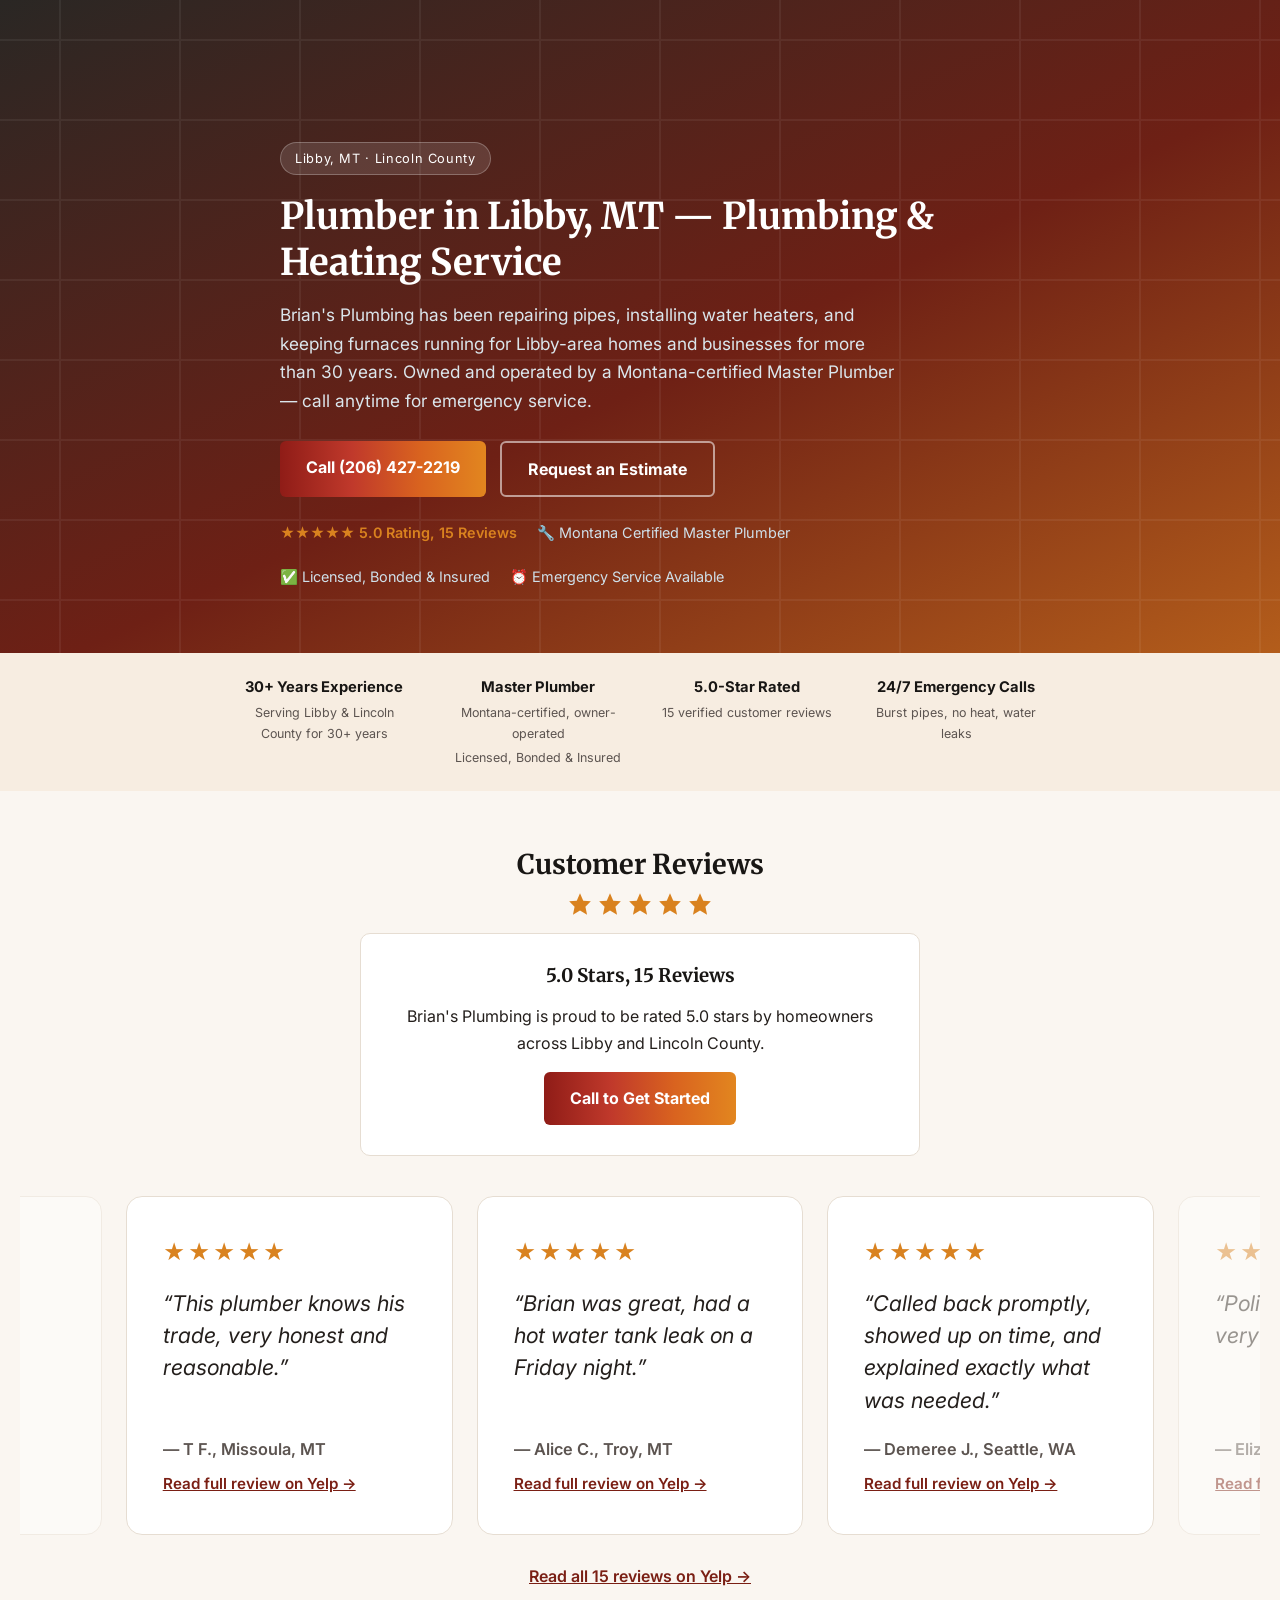
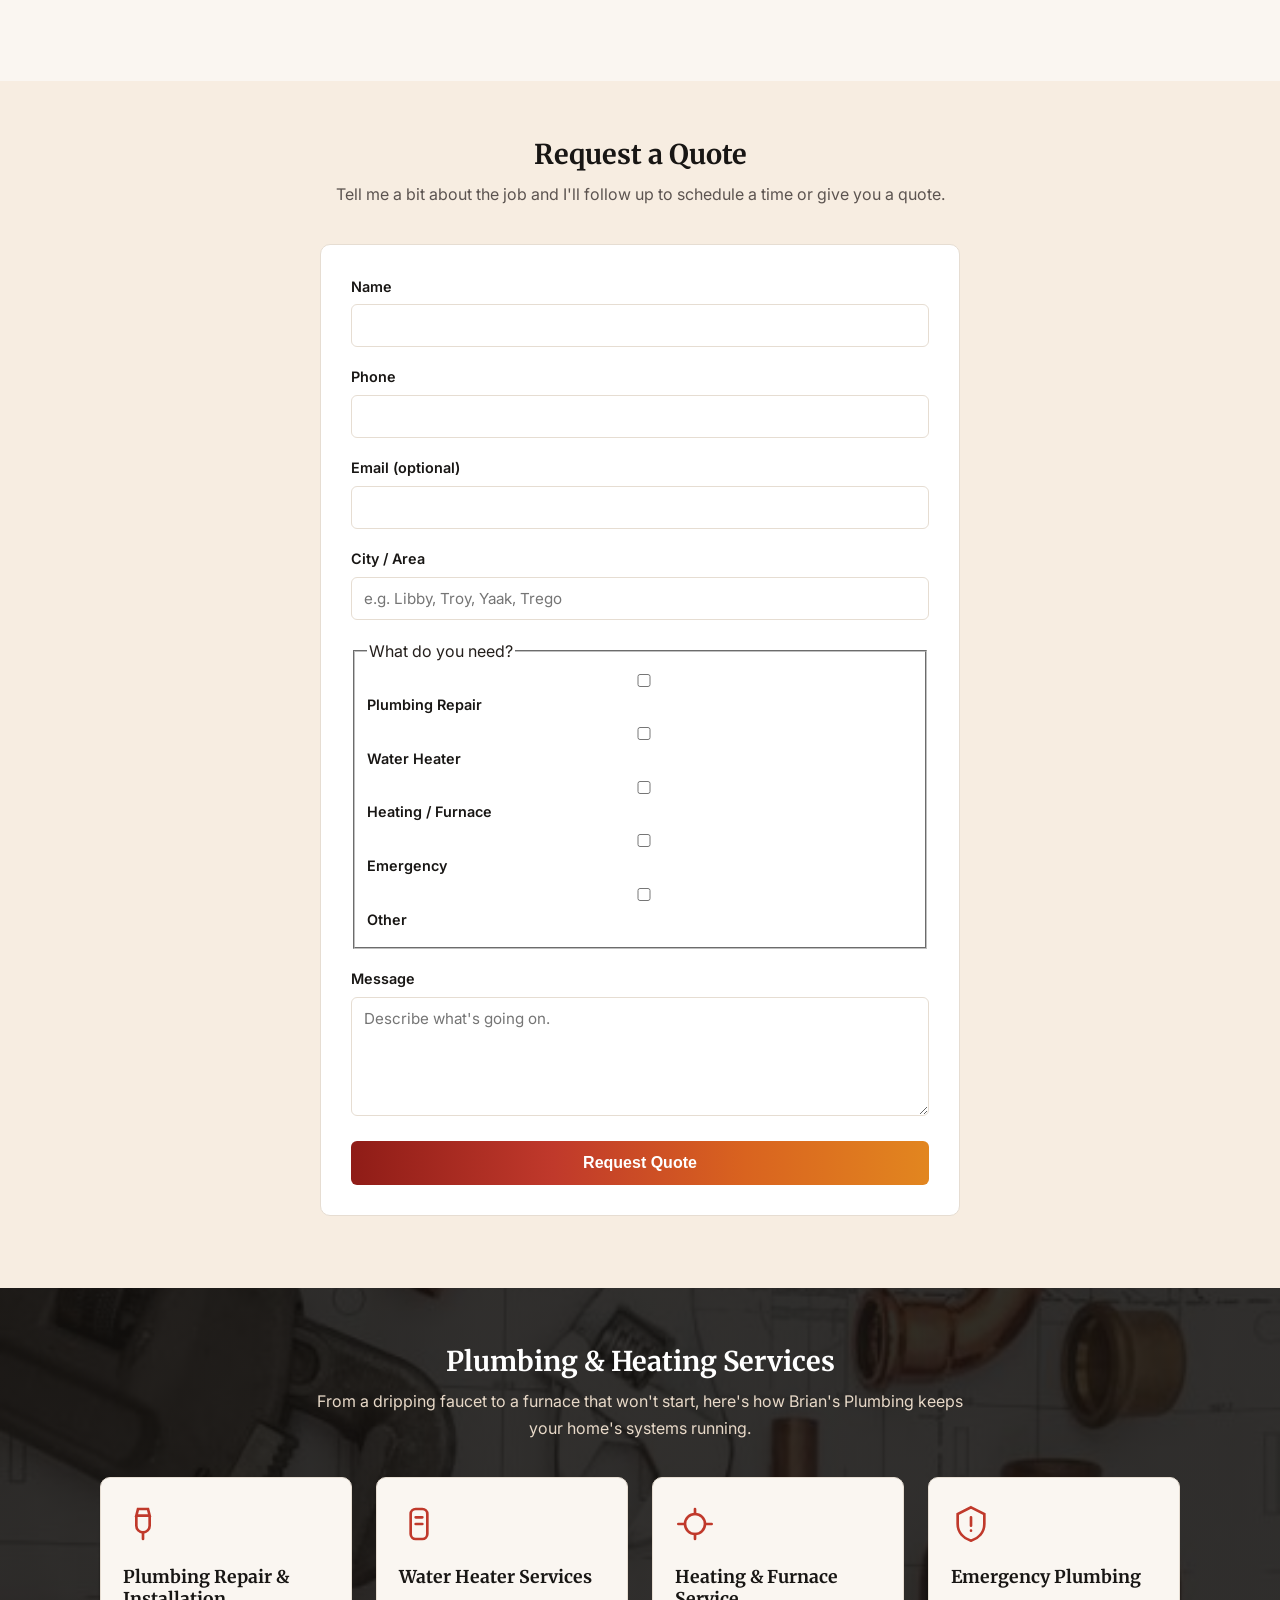
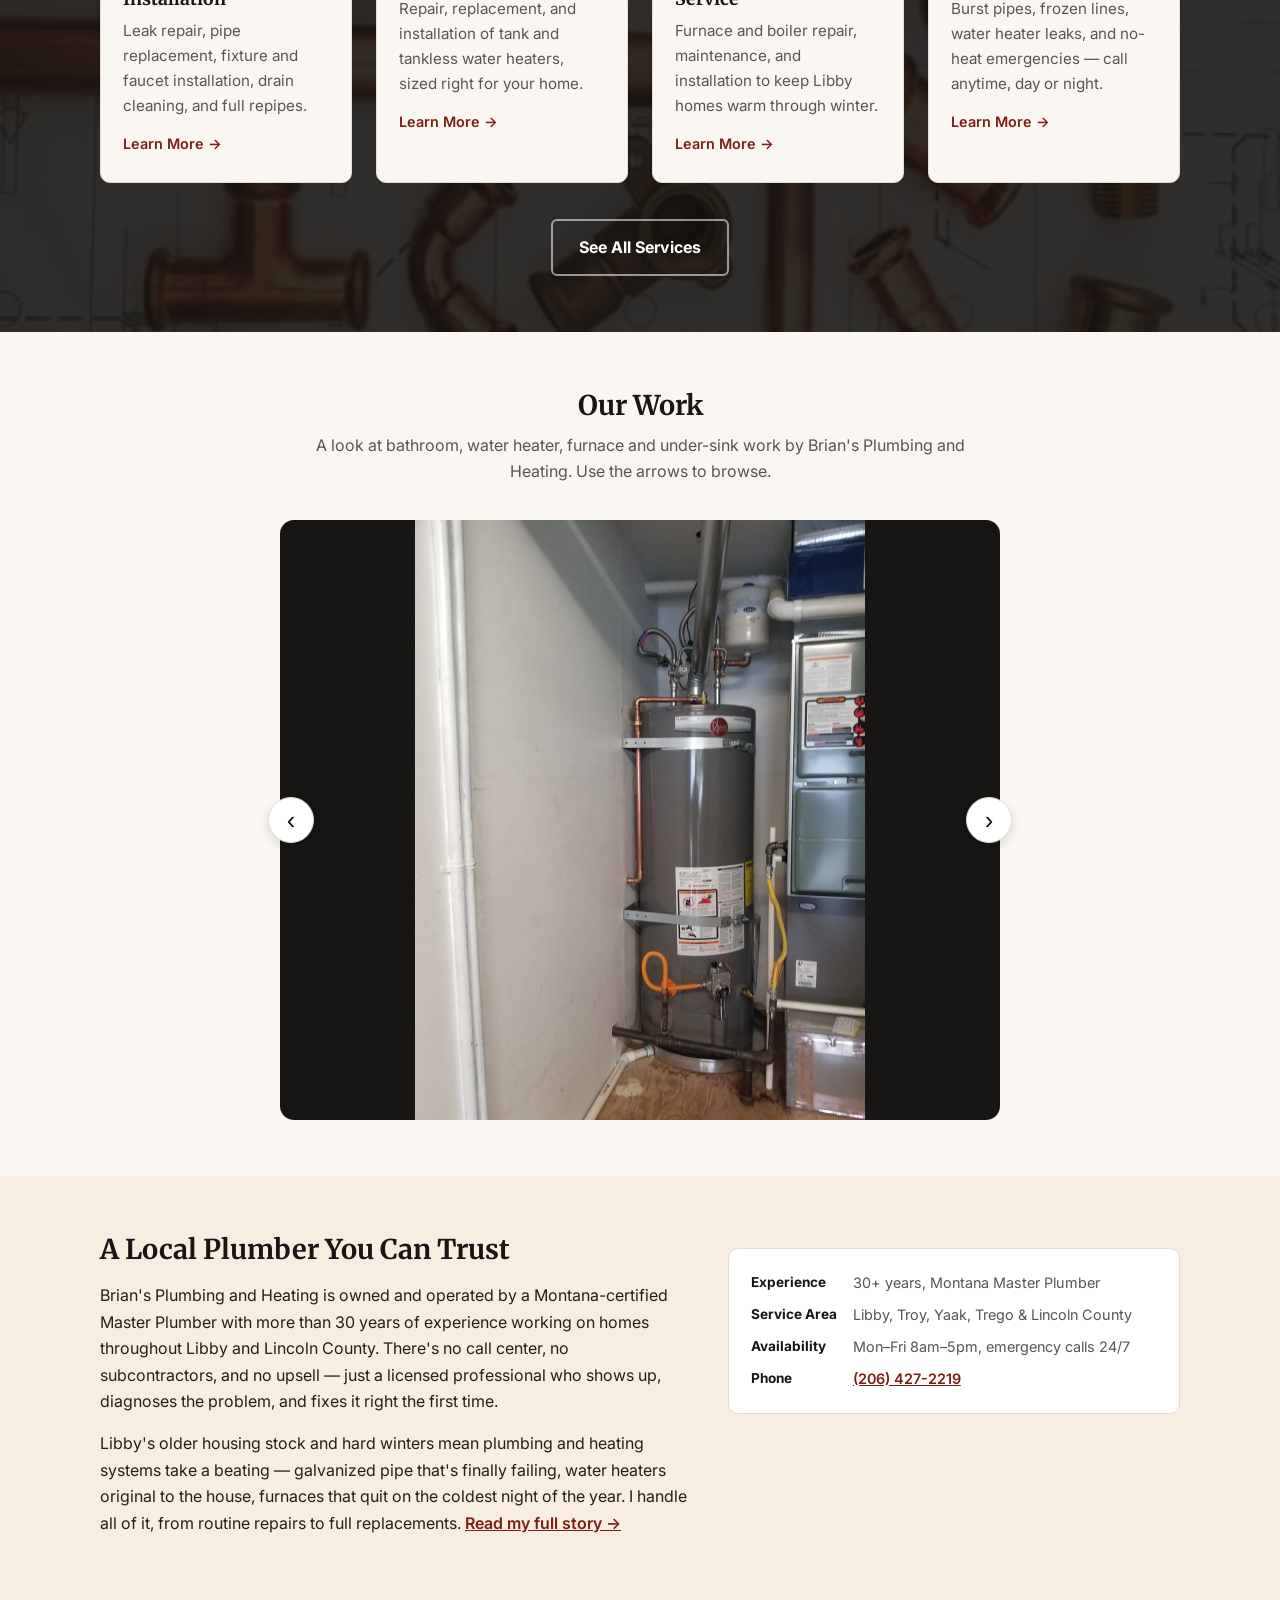
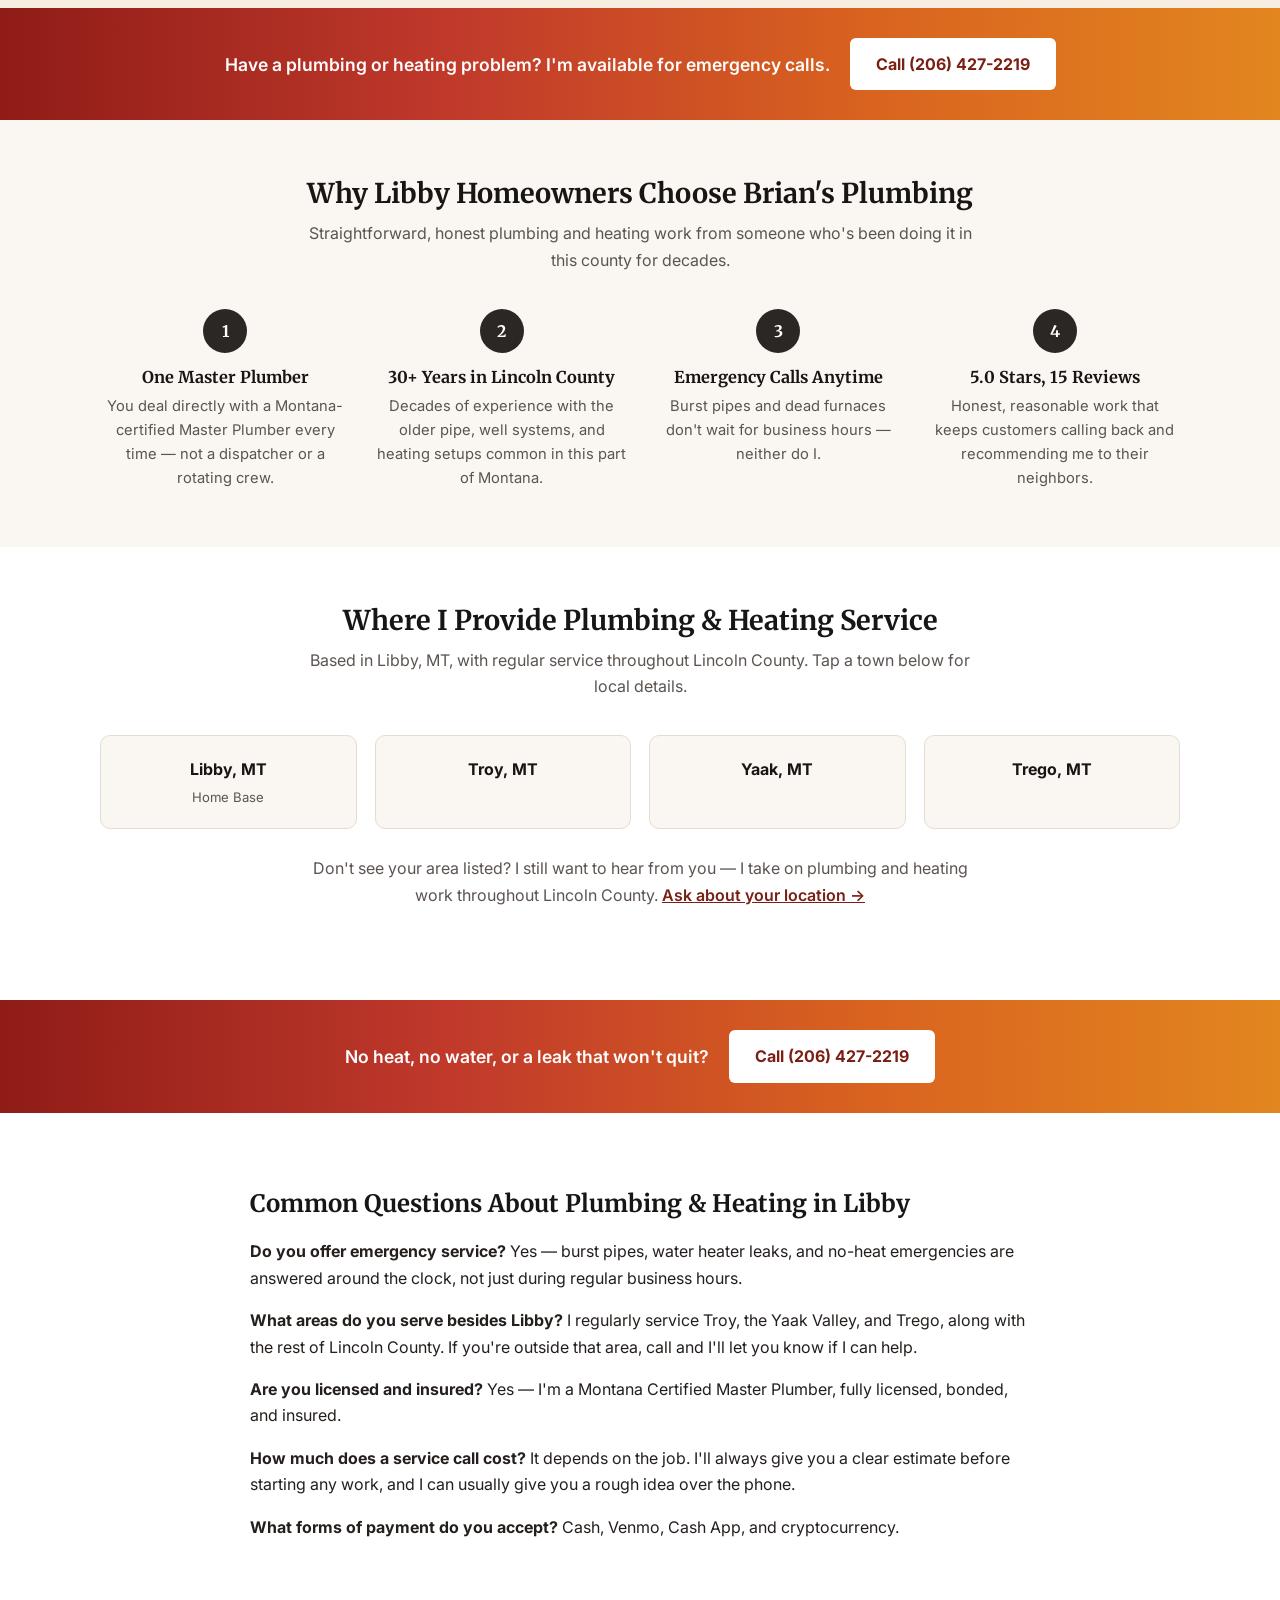
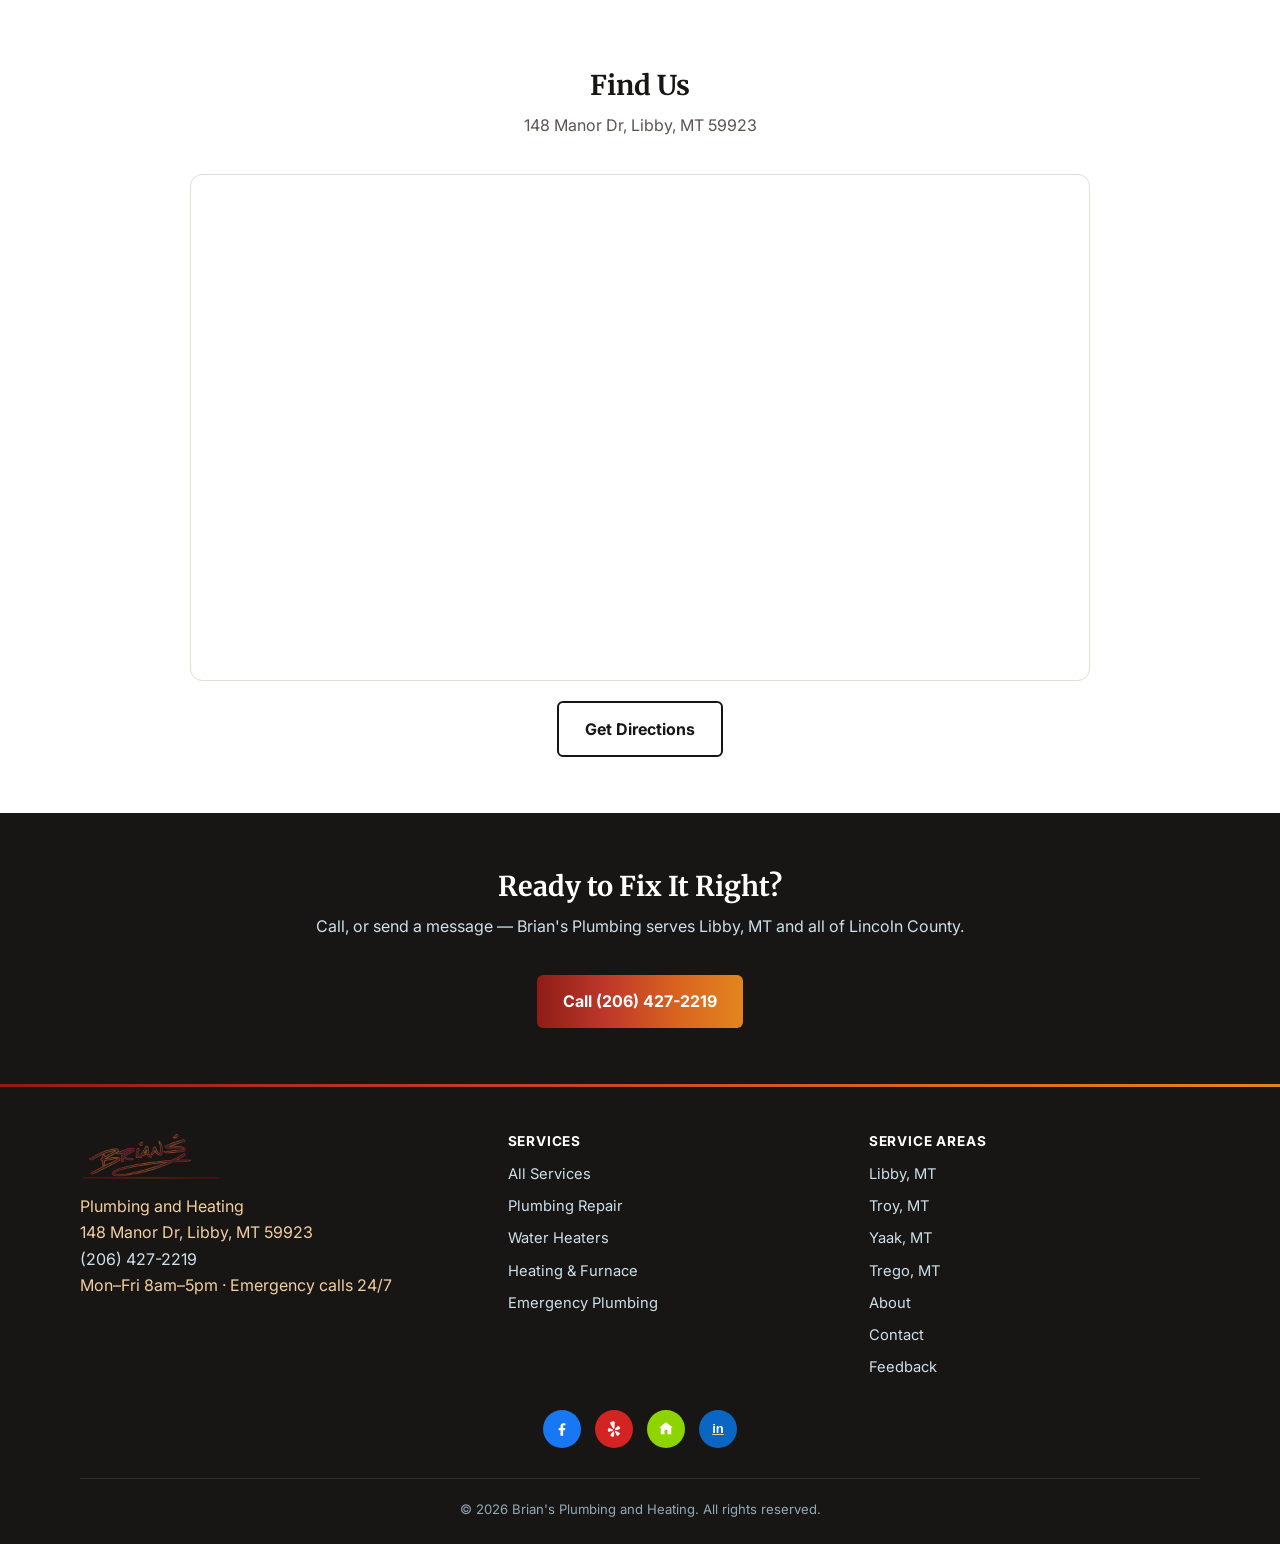
<file: index.html>
<!DOCTYPE html>
<html lang="en">
<head>
<meta charset="UTF-8">
<meta name="viewport" content="width=device-width, initial-scale=1.0">

<!-- Google tag (gtag.js) -->
<script async src="https://www.googletagmanager.com/gtag/js?id=G-GZ6F2VEHD2"></script>
<script>
  window.dataLayer = window.dataLayer || [];
  function gtag(){dataLayer.push(arguments);}
  gtag('js', new Date());
  gtag('config', 'G-GZ6F2VEHD2');
</script>

<title>Plumber in Libby, MT | Brian's Plumbing and Heating</title>
<meta name="description" content="Licensed Master Plumber in Libby, MT with 30+ years of experience. Plumbing repair, water heaters, heating &amp; 24/7 emergency service. Call (206) 427-2219.">
<link rel="canonical" href="https://briansplumbingheating.com/">
<link rel="preconnect" href="https://fonts.googleapis.com">
<link rel="preconnect" href="https://fonts.gstatic.com" crossorigin>
<link href="https://fonts.googleapis.com/css2?family=Inter:wght@400;500;600;700&family=Merriweather:wght@700;900&display=swap" rel="stylesheet">

<meta property="og:type" content="website">
<meta property="og:site_name" content="Brian's Plumbing and Heating">
<meta property="og:title" content="Plumber in Libby, MT | Brian's Plumbing and Heating">
<meta property="og:description" content="Licensed Master Plumber serving Libby, MT with 30+ years of experience. Plumbing repair, water heaters, heating &amp; emergency service. 5-star rated.">
<meta property="og:url" content="https://briansplumbingheating.com/">
<meta property="og:image" content="https://briansplumbingheating.com/images/og-share.jpg">
<meta property="og:image:width" content="1200">
<meta property="og:image:height" content="630">
<meta property="og:image:alt" content="Brian's Plumbing and Heating logo">
<meta property="og:locale" content="en_US">

<meta name="twitter:card" content="summary_large_image">
<meta name="twitter:title" content="Plumber in Libby, MT | Brian's Plumbing and Heating">
<meta name="twitter:description" content="Licensed Master Plumber serving Libby, MT with 30+ years of experience. Plumbing repair, water heaters, heating &amp; emergency service.">
<meta name="twitter:image" content="https://briansplumbingheating.com/images/og-share.jpg">

<link rel="icon" href="/images/favicon-32.png" type="image/png" sizes="32x32">
<link rel="icon" href="/favicon.ico" sizes="48x48">
<link rel="manifest" href="/site.webmanifest">
<link rel="apple-touch-icon" href="/apple-touch-icon.png">

<script type="application/ld+json">
{
  "@context": "https://schema.org",
  "@type": "Plumber",
  "name": "Brian's Plumbing and Heating",
  "image": "https://briansplumbingheating.com/apple-touch-icon.png",
  "telephone": "+1-206-427-2219",
  "logo": "https://briansplumbingheating.com/images/logo-brians.png",
  "geo": { "@type": "GeoCoordinates", "latitude": 48.3880, "longitude": -115.5556 },
  "hasMap": "https://www.google.com/maps/search/?api=1&query=148+Manor+Dr+Libby+MT+59923",
  "founder": { "@type": "Person", "name": "Brian Hoskins" },
  "address": {
    "@type": "PostalAddress",
    "streetAddress": "148 Manor Dr",
    "addressLocality": "Libby",
    "addressRegion": "MT",
    "postalCode": "59923",
    "addressCountry": "US"
  },
  "url": "https://briansplumbingheating.com/",
  "description": "Licensed Montana Master Plumber serving Libby, MT and Lincoln County with over 30 years of experience. Plumbing repair, water heater installation, heating service, and 24/7 emergency plumbing.",
  "areaServed": [
    { "@type": "City", "name": "Libby, MT" },
    { "@type": "City", "name": "Troy, MT" },
    { "@type": "Place", "name": "Yaak, MT" },
    { "@type": "Place", "name": "Trego, MT" },
    { "@type": "AdministrativeArea", "name": "Lincoln County, MT" }
  ],
  "serviceType": ["Plumbing Repair", "Water Heater Installation", "Heating Services", "Emergency Plumbing"],
  "openingHoursSpecification": [
    {
      "@type": "OpeningHoursSpecification",
      "dayOfWeek": ["Monday","Tuesday","Wednesday","Thursday","Friday"],
      "opens": "08:00",
      "closes": "17:00"
    },
    {
      "@type": "OpeningHoursSpecification",
      "dayOfWeek": ["Monday","Tuesday","Wednesday","Thursday","Friday","Saturday","Sunday"],
      "opens": "00:00",
      "closes": "23:59",
      "description": "Emergency service available 24/7"
    }
  ],
  "sameAs": [
    "https://www.facebook.com/p/Brians-Plumbing-and-Heating-100065176592016/",
    "https://www.yelp.com/biz/brians-plumbing-and-heating-libby-2",
    "https://nextdoor.com/pages/brians-plumbing-heating-everett-wa/",
    "https://www.linkedin.com/in/brian-hoskins-47652814a/"
  ]
}
</script>
<link rel="stylesheet" href="css/main.css?v=20261111">
<noscript><style>header.site-header{opacity:1;transform:none;pointer-events:auto;visibility:visible}</style></noscript>
</head>
<body>
<a class="skip-link" href="#top">Skip to main content</a>

<header class="site-header">
  <div class="header-inner">
    <a href="/" class="brand">
      <span class="brand-lockup">
        <img class="brand-logo-brians" src="images/logo-brians.png" alt="Brian's" width="425" height="286">
        <img class="brand-logo-sub" src="images/logo-plumbing-heating.png" alt="Plumbing and Heating" width="425" height="56">
      </span>
    </a>
    <button class="nav-toggle" id="navToggle" aria-controls="mainNav" aria-label="Toggle navigation" aria-expanded="false">&#9776;</button>
    <nav class="main-nav" id="mainNav">
      <a href="services.html">Services</a>
      <a href="#gallery">Gallery</a>
      <a href="#service-areas">Service Areas</a>
      <a href="#reviews">Reviews</a>
      <a href="about.html">About</a>
      <a href="contact.html">Contact</a>
      <a href="feedback.html">Feedback</a>
      <a href="tel:+12064272219" class="call-btn" onclick="trackCall('header_phone_button')">Call (206) 427-2219</a>
    </nav>
  </div>
</header>

<main id="top">

  <!-- Hero -->
  <section class="hero">
    <div class="container">
      <span class="eyebrow">Libby, MT &middot; Lincoln County</span>
      <h1>Plumber in Libby, MT — Plumbing &amp; Heating Service</h1>
      <p class="subhead">Brian's Plumbing has been repairing pipes, installing water heaters, and keeping furnaces running for Libby-area homes and businesses for more than 30 years. Owned and operated by a Montana-certified Master Plumber — call anytime for emergency service.</p>
      <div class="hero-ctas">
        <a href="tel:+12064272219" class="btn-primary" onclick="trackCall('hero_phone_button')">Call (206) 427-2219</a>
        <a href="contact.html" class="btn-secondary">Request an Estimate</a>
      </div>
      <div class="hero-badges">
        <span class="stars">&#9733;&#9733;&#9733;&#9733;&#9733; 5.0 Rating, 15 Reviews</span>
        <span>&#128295; Montana Certified Master Plumber</span>
        <span>&#9989; Licensed, Bonded &amp; Insured</span>
        <span>&#9200; Emergency Service Available</span>
      </div>
    </div>
  </section>

  <!-- Trust bar -->
  <div class="trust-bar">
    <div class="container">
      <div class="trust-item">
        <strong>30+ Years Experience</strong>
        <span>Serving Libby &amp; Lincoln County for 30+ years</span>
      </div>
      <div class="trust-item">
        <strong>Master Plumber</strong>
        <span>Montana-certified, owner-operated</span>
        <span>Licensed, Bonded &amp; Insured</span>
      </div>
      <div class="trust-item">
        <strong>5.0-Star Rated</strong>
        <span>15 verified customer reviews</span>
      </div>
      <div class="trust-item">
        <strong>24/7 Emergency Calls</strong>
        <span>Burst pipes, no heat, water leaks</span>
      </div>
    </div>
  </div>

  <!-- Reviews -->
  <section class="reviews-section" id="reviews">
    <div class="container">
      <h2 class="section-title">Customer Reviews</h2>
      <div class="stars-full" aria-hidden="true">
        <svg viewBox="0 0 24 24"><polygon points="12,2 15,9 22,9.5 17,14.5 18.5,22 12,18 5.5,22 7,14.5 2,9.5 9,9"/></svg>
        <svg viewBox="0 0 24 24"><polygon points="12,2 15,9 22,9.5 17,14.5 18.5,22 12,18 5.5,22 7,14.5 2,9.5 9,9"/></svg>
        <svg viewBox="0 0 24 24"><polygon points="12,2 15,9 22,9.5 17,14.5 18.5,22 12,18 5.5,22 7,14.5 2,9.5 9,9"/></svg>
        <svg viewBox="0 0 24 24"><polygon points="12,2 15,9 22,9.5 17,14.5 18.5,22 12,18 5.5,22 7,14.5 2,9.5 9,9"/></svg>
        <svg viewBox="0 0 24 24"><polygon points="12,2 15,9 22,9.5 17,14.5 18.5,22 12,18 5.5,22 7,14.5 2,9.5 9,9"/></svg>
      </div>
      <div class="review-badge">
        <h3>5.0 Stars, 15 Reviews</h3>
        <p>Brian's Plumbing is proud to be rated 5.0 stars by homeowners across Libby and Lincoln County.</p>
        <a href="tel:+12064272219" class="btn-primary" onclick="trackCall('reviews_phone_button')">Call to Get Started</a>
      </div>
    </div>
    <div class="review-carousel" id="reviewCarousel">
      <div class="review-viewport">
        <div class="review-quotes" id="reviewTrack"></div>
        <noscript><div class="review-noscript" style="padding:0 20px;max-width:760px;margin:0 auto;">
          <blockquote>&ldquo;This plumber knows his trade, very honest and reasonable.&rdquo; &mdash; T F., Missoula, MT</blockquote>
          <blockquote>&ldquo;Brian was great, had a hot water tank leak on a Friday night.&rdquo; &mdash; Alice C., Troy, MT</blockquote>
          <blockquote>&ldquo;Called back promptly, showed up on time, and explained exactly what was needed.&rdquo; &mdash; Demeree J., Seattle, WA</blockquote>
          <blockquote>&ldquo;Polite, professional and very honest.&rdquo; &mdash; Elizabeth G., Snohomish, WA</blockquote>
        </div></noscript>
      </div>
    </div>
    <div class="container">
      <p class="section-sub" style="margin-top:20px;"><a href="https://www.yelp.com/biz/brians-plumbing-and-heating-libby-2" target="_blank" rel="noopener" onclick="trackOutbound('reviews_yelp_link')" style="color:var(--copper-deep); font-weight:600; text-decoration:underline;">Read all 15 reviews on Yelp &rarr;</a></p>
    </div>
  </section>

  <!-- Hidden static form so Netlify's build bot detects every "quote" field -->
  <form name="quote" data-netlify="true" data-netlify-honeypot="bot-field" hidden>
    <input type="text" name="name" />
    <input type="tel" name="phone" />
    <input type="email" name="email" />
    <input type="text" name="location" />
    <input type="checkbox" name="interest" value="Plumbing Repair" />
    <input type="checkbox" name="interest" value="Water Heater" />
    <input type="checkbox" name="interest" value="Heating / Furnace" />
    <input type="checkbox" name="interest" value="Emergency" />
    <input type="checkbox" name="interest" value="Other" />
    <textarea name="message"></textarea>
  </form>

  <!-- Request a Quote -->
  <section class="contact-form-section" id="quote">
    <div class="container">
      <h2 class="section-title">Request a Quote</h2>
      <p class="section-sub">Tell me a bit about the job and I'll follow up to schedule a time or give you a quote.</p>
      <form class="contact-form" name="quote" method="POST" action="/thank-you.html" data-netlify="true" data-netlify-honeypot="bot-field" id="quoteFormEl">
        <input type="hidden" name="form-name" value="quote">
        <p class="hidden-field" aria-hidden="true">
          <label>Don't fill this out if you're human: <input name="bot-field" tabindex="-1" autocomplete="off"></label>
        </p>
        <div class="form-group">
          <label for="quote-name">Name</label>
          <input type="text" id="quote-name" name="name" required>
        </div>
        <div class="form-group">
          <label for="quote-phone">Phone</label>
          <input type="tel" id="quote-phone" name="phone" required>
        </div>
        <div class="form-group">
          <label for="quote-email">Email (optional)</label>
          <input type="email" id="quote-email" name="email">
        </div>
        <div class="form-group">
          <label for="quote-location">City / Area</label>
          <input type="text" id="quote-location" name="location" placeholder="e.g. Libby, Troy, Yaak, Trego">
        </div>
        <fieldset class="form-group checkbox-fieldset">
          <legend>What do you need?</legend>
          <div class="checkbox-group">
            <label class="checkbox-chip"><input type="checkbox" name="interest" value="Plumbing Repair"><span>Plumbing Repair</span></label>
            <label class="checkbox-chip"><input type="checkbox" name="interest" value="Water Heater"><span>Water Heater</span></label>
            <label class="checkbox-chip"><input type="checkbox" name="interest" value="Heating / Furnace"><span>Heating / Furnace</span></label>
            <label class="checkbox-chip"><input type="checkbox" name="interest" value="Emergency"><span>Emergency</span></label>
            <label class="checkbox-chip"><input type="checkbox" name="interest" value="Other"><span>Other</span></label>
          </div>
        </fieldset>
        <div class="form-group">
          <label for="quote-message">Message</label>
          <textarea id="quote-message" name="message" rows="5" placeholder="Describe what's going on."></textarea>
        </div>
        <button type="submit" class="btn-primary">Request Quote</button>
      </form>
      <p class="form-status" id="quoteFormStatus" role="status" aria-live="polite"></p>
    </div>
  </section>

  <!-- Services -->
  <section class="services-section" id="services">
    <div class="container">
      <h2 class="section-title">Plumbing &amp; Heating Services</h2>
      <p class="section-sub">From a dripping faucet to a furnace that won't start, here's how Brian's Plumbing keeps your home's systems running.</p>
      <div class="services-grid">
        <div class="service-card">
          <svg class="icon" viewBox="0 0 24 24" fill="none" stroke="#c0392b" stroke-width="1.6"><path d="M9 3h6l1 4H8l1-4z"/><path d="M8 7v6a4 4 0 0 0 8 0V7"/><path d="M12 17v4" stroke-linecap="round"/></svg>
          <h3>Plumbing Repair &amp; Installation</h3>
          <p>Leak repair, pipe replacement, fixture and faucet installation, drain cleaning, and full repipes.</p>
          <a href="plumbing-repair-installation.html" class="card-link">Learn More &rarr;</a>
        </div>
        <div class="service-card">
          <svg class="icon" viewBox="0 0 24 24" fill="none" stroke="#c0392b" stroke-width="1.6"><rect x="7" y="3" width="10" height="18" rx="3"/><path d="M10 8h4M10 12h4" stroke-linecap="round"/></svg>
          <h3>Water Heater Services</h3>
          <p>Repair, replacement, and installation of tank and tankless water heaters, sized right for your home.</p>
          <a href="water-heater-services.html" class="card-link">Learn More &rarr;</a>
        </div>
        <div class="service-card">
          <svg class="icon" viewBox="0 0 24 24" fill="none" stroke="#c0392b" stroke-width="1.6"><path d="M12 3v3M12 18v3M5 12H2M22 12h-3" stroke-linecap="round"/><circle cx="12" cy="12" r="6"/></svg>
          <h3>Heating &amp; Furnace Service</h3>
          <p>Furnace and boiler repair, maintenance, and installation to keep Libby homes warm through winter.</p>
          <a href="heating-furnace-services.html" class="card-link">Learn More &rarr;</a>
        </div>
        <div class="service-card">
          <svg class="icon" viewBox="0 0 24 24" fill="none" stroke="#c0392b" stroke-width="1.6"><path d="M12 2l8 4v6c0 5-3.5 8.5-8 10-4.5-1.5-8-5-8-10V6l8-4z"/><path d="M12 8v5M12 16h.01" stroke-linecap="round"/></svg>
          <h3>Emergency Plumbing</h3>
          <p>Burst pipes, frozen lines, water heater leaks, and no-heat emergencies — call anytime, day or night.</p>
          <a href="emergency-plumbing.html" class="card-link">Learn More &rarr;</a>
        </div>
      </div>
      <div style="text-align:center; margin-top:36px;">
        <a href="services.html" class="btn-secondary">See All Services</a>
      </div>
    </div>
  </section>

  <!-- Photo Gallery -->
  <section class="gallery-section" id="gallery">
    <div class="container">
      <h2 class="section-title">Our Work</h2>
      <p class="section-sub">A look at bathroom, water heater, furnace and under-sink work by Brian's Plumbing and Heating. Use the arrows to browse.</p>
      <div class="carousel" id="galleryCarousel" role="region" aria-roledescription="carousel" aria-label="Photos of plumbing and heating work">
        <div class="carousel-track" id="carouselTrack">
          <figure class="carousel-slide">
            <img src="images/gallery/gas-water-heater-expansion-tank.jpg" alt="Rheem gas water heater in a closet with copper supply lines, an expansion tank and a gas furnace beside it" width="900" height="1200" loading="lazy" decoding="async">
          </figure>
          <figure class="carousel-slide">
            <img src="images/gallery/tankless-water-heater.jpg" alt="Rheem Prestige tankless water heater mounted on a garage wall with insulated water lines and PVC venting" width="900" height="1200" loading="lazy" decoding="async">
          </figure>
          <figure class="carousel-slide">
            <img src="images/gallery/gas-furnace-honeywell-controls.jpg" alt="Rheem Prestige variable-speed gas furnace with a Honeywell control module and insulated copper refrigerant line" width="900" height="1200" loading="lazy" decoding="async">
          </figure>
          <figure class="carousel-slide">
            <img src="images/gallery/under-sink-drain-garbage-disposal.jpg" alt="Under-sink view of a white PVC drain, P-trap and garbage disposal with stainless supply lines" width="1200" height="900" loading="lazy" decoding="async">
          </figure>
          <figure class="carousel-slide">
            <img src="images/gallery/outdoor-heat-pump-ac-unit.jpg" alt="Rheem outdoor heat pump or air conditioner unit mounted on feet beside a house with insulated copper lines" width="900" height="1200" loading="lazy" decoding="async">
          </figure>
          <figure class="carousel-slide">
            <img src="images/gallery/tub-shower-tile-surround.jpg" alt="Bathtub and shower with a two-tone gray and beige subway tile surround and brushed nickel fixtures" width="900" height="1200" loading="lazy" decoding="async">
          </figure>
          <figure class="carousel-slide">
            <img src="images/gallery/kitchen-sink-pull-down-faucet.jpg" alt="Stainless double-bowl kitchen sink with a pull-down faucet and garbage disposal flange" width="1200" height="900" loading="lazy" decoding="async">
          </figure>
          <figure class="carousel-slide">
            <img src="images/gallery/toilet-tank-copper-float.jpg" alt="Inside of an older toilet tank showing a copper float ball, brass fill valve and flush lever" width="900" height="1200" loading="lazy" decoding="async">
          </figure>
          <figure class="carousel-slide">
            <img src="images/gallery/furnace-and-water-heater.jpg" alt="Ruud variable-speed gas furnace installed next to a tank water heater with a drain pan" width="900" height="1200" loading="lazy" decoding="async">
          </figure>
        </div>
        <button class="carousel-btn prev" id="carouselPrev" aria-label="Previous photo">&#8249;</button>
        <button class="carousel-btn next" id="carouselNext" aria-label="Next photo">&#8250;</button>
      </div>
    </div>
  </section>

  <!-- About teaser -->
  <section class="about-section">
    <div class="container">
      <div class="about-copy">
        <h2 class="section-title" style="text-align:left;">A Local Plumber You Can Trust</h2>
        <p>Brian's Plumbing and Heating is owned and operated by a Montana-certified Master Plumber with more than 30 years of experience working on homes throughout Libby and Lincoln County. There's no call center, no subcontractors, and no upsell — just a licensed professional who shows up, diagnoses the problem, and fixes it right the first time.</p>
        <p>Libby's older housing stock and hard winters mean plumbing and heating systems take a beating — galvanized pipe that's finally failing, water heaters original to the house, furnaces that quit on the coldest night of the year. I handle all of it, from routine repairs to full replacements. <a href="about.html">Read my full story &rarr;</a></p>
      </div>
      <div class="about-facts">
        <dl>
          <dt>Experience</dt>
          <dd>30+ years, Montana Master Plumber</dd>
          <dt>Service Area</dt>
          <dd>Libby, Troy, Yaak, Trego &amp; Lincoln County</dd>
          <dt>Availability</dt>
          <dd>Mon&ndash;Fri 8am&ndash;5pm, emergency calls 24/7</dd>
          <dt>Phone</dt>
          <dd><a class="plain-link" href="tel:+12064272219" onclick="trackCall('about_teaser_phone_button')">(206) 427-2219</a></dd>
        </dl>
      </div>
    </div>
  </section>

  <section class="mini-cta">
    <div class="container">
      <p>Have a plumbing or heating problem? I'm available for emergency calls.</p>
      <a href="tel:+12064272219" class="btn-primary" onclick="trackCall('mini_cta_1_phone_button')">Call (206) 427-2219</a>
    </div>
  </section>

  <!-- Why Us -->
  <section class="process-section">
    <div class="container">
      <h2 class="section-title">Why Libby Homeowners Choose Brian's Plumbing</h2>
      <p class="section-sub">Straightforward, honest plumbing and heating work from someone who's been doing it in this county for decades.</p>
      <div class="process-grid">
        <div class="process-step">
          <div class="step-num">1</div>
          <h3>One Master Plumber</h3>
          <p>You deal directly with a Montana-certified Master Plumber every time — not a dispatcher or a rotating crew.</p>
        </div>
        <div class="process-step">
          <div class="step-num">2</div>
          <h3>30+ Years in Lincoln County</h3>
          <p>Decades of experience with the older pipe, well systems, and heating setups common in this part of Montana.</p>
        </div>
        <div class="process-step">
          <div class="step-num">3</div>
          <h3>Emergency Calls Anytime</h3>
          <p>Burst pipes and dead furnaces don't wait for business hours — neither do I.</p>
        </div>
        <div class="process-step">
          <div class="step-num">4</div>
          <h3>5.0 Stars, 15 Reviews</h3>
          <p>Honest, reasonable work that keeps customers calling back and recommending me to their neighbors.</p>
        </div>
      </div>
    </div>
  </section>

  <!-- Service Areas -->
  <section class="areas-section" id="service-areas">
    <div class="container">
      <h2 class="section-title">Where I Provide Plumbing &amp; Heating Service</h2>
      <p class="section-sub">Based in Libby, MT, with regular service throughout Lincoln County. Tap a town below for local details.</p>
      <div class="areas-grid">
        <div class="area-card" style="cursor:default;">
          <div class="area-name">Libby, MT</div>
          <div class="area-pop">Home Base</div>
        </div>
        <a class="area-card" href="plumber-troy-mt.html">
          <div class="area-name">Troy, MT</div>
        </a>
        <a class="area-card" href="plumber-yaak-mt.html">
          <div class="area-name">Yaak, MT</div>
        </a>
        <a class="area-card" href="plumber-trego-mt.html">
          <div class="area-name">Trego, MT</div>
        </a>
      </div>
      <p class="section-sub" style="margin-top:0;">Don't see your area listed? I still want to hear from you — I take on plumbing and heating work throughout Lincoln County. <a href="contact.html" style="color:var(--copper-deep); font-weight:600; text-decoration:underline;">Ask about your location &rarr;</a></p>
    </div>
  </section>

  <section class="mini-cta">
    <div class="container">
      <p>No heat, no water, or a leak that won't quit?</p>
      <a href="tel:+12064272219" class="btn-primary" onclick="trackCall('mini_cta_2_phone_button')">Call (206) 427-2219</a>
    </div>
  </section>

  <!-- FAQ -->
  <section class="content-section">
    <div class="container">
      <h2>Common Questions About Plumbing &amp; Heating in Libby</h2>
      <p><strong>Do you offer emergency service?</strong> Yes — burst pipes, water heater leaks, and no-heat emergencies are answered around the clock, not just during regular business hours.</p>
      <p><strong>What areas do you serve besides Libby?</strong> I regularly service Troy, the Yaak Valley, and Trego, along with the rest of Lincoln County. If you're outside that area, call and I'll let you know if I can help.</p>
      <p><strong>Are you licensed and insured?</strong> Yes — I'm a Montana Certified Master Plumber, fully licensed, bonded, and insured.</p>
      <p><strong>How much does a service call cost?</strong> It depends on the job. I'll always give you a clear estimate before starting any work, and I can usually give you a rough idea over the phone.</p>
      <p><strong>What forms of payment do you accept?</strong> Cash, Venmo, Cash App, and cryptocurrency.</p>
    </div>
  </section>

  <!-- Find Us -->
  <section class="map-section">
    <div class="container">
      <h2 class="section-title">Find Us</h2>
      <p class="section-sub">148 Manor Dr, Libby, MT 59923</p>
      <div class="map-embed">
        <iframe src="https://www.google.com/maps?q=148+Manor+Dr,+Libby,+MT+59923&output=embed" loading="lazy" referrerpolicy="no-referrer-when-downgrade" allowfullscreen title="Map showing Brian's Plumbing location in Libby, MT"></iframe>
      </div>
      <div style="text-align:center; margin-top:20px;">
        <a href="https://www.google.com/maps/dir/?api=1&destination=148+Manor+Dr,+Libby,+MT+59923" target="_blank" rel="noopener" class="btn-secondary" style="color:var(--navy-dark); border-color:var(--navy-dark); display:inline-block;" onclick="trackOutbound('map_get_directions')">Get Directions</a>
      </div>
    </div>
  </section>

  <!-- Final CTA -->
  <section class="cta-section" id="contact">
    <div class="container">
      <h2 class="section-title">Ready to Fix It Right?</h2>
      <p class="section-sub">Call, or send a message — Brian's Plumbing serves Libby, MT and all of Lincoln County.</p>
      <a href="tel:+12064272219" class="btn-primary" onclick="trackCall('final_cta_phone_button')">Call (206) 427-2219</a>
    </div>
  </section>

</main>

<footer class="site-footer">
  <div class="footer-inner">
    <div>
      <img class="footer-logo" src="images/logo-brians.png" alt="Brian's Plumbing and Heating" width="425" height="286">
      <div class="footer-nap">
        Plumbing and Heating<br>
        148 Manor Dr, Libby, MT 59923<br>
        <a href="tel:+12064272219">(206) 427-2219</a><br>
        Mon&ndash;Fri 8am&ndash;5pm &middot; Emergency calls 24/7
      </div>
    </div>

    <div class="footer-col">
      <h4>Services</h4>
      <nav class="footer-sitemap" aria-label="Service links">
        <a href="services.html">All Services</a>
        <a href="plumbing-repair-installation.html">Plumbing Repair</a>
        <a href="water-heater-services.html">Water Heaters</a>
        <a href="heating-furnace-services.html">Heating &amp; Furnace</a>
        <a href="emergency-plumbing.html">Emergency Plumbing</a>
      </nav>
    </div>

    <div class="footer-col">
      <h4>Service Areas</h4>
      <nav class="footer-sitemap" aria-label="Location links">
        <a href="/">Libby, MT</a>
        <a href="plumber-troy-mt.html">Troy, MT</a>
        <a href="plumber-yaak-mt.html">Yaak, MT</a>
        <a href="plumber-trego-mt.html">Trego, MT</a>
        <a href="about.html">About</a>
        <a href="contact.html">Contact</a>
        <a href="feedback.html">Feedback</a>
      </nav>
    </div>
  </div>


  <div class="social-icons">
    <a href="https://www.facebook.com/p/Brians-Plumbing-and-Heating-100065176592016/" target="_blank" rel="noopener" class="icon-fb" aria-label="Brian's Plumbing on Facebook" onclick="trackOutbound('footer_facebook')">
      <svg viewBox="0 0 24 24"><path d="M13.5 21v-7.5h2.5l.4-3H13.5V8.5c0-.9.25-1.5 1.55-1.5H16.5V4.3C16.2 4.26 15.2 4.2 14 4.2c-2.4 0-4 1.46-4 4.15V10.5H7.5v3H10V21h3.5z"/></svg>
    </a>
    <a href="https://www.yelp.com/biz/brians-plumbing-and-heating-libby-2" target="_blank" rel="noopener" class="icon-yelp" aria-label="Brian's Plumbing on Yelp" onclick="trackOutbound('footer_yelp')">
      <svg viewBox="0 0 24 24"><path d="M10.84 4.31L11.06 4.26L11.45 4.27L12.33 4.59L12.45 4.70L12.55 4.85L12.75 5.66L12.75 6.99L12.68 7.37L12.61 8.36L12.50 10.89L12.31 11.39L12.04 11.61L11.82 11.73L11.43 11.83L10.90 11.37L10.11 10.07L9.88 9.57L9.47 8.81L9.14 8.30L8.92 7.86L8.63 7.45L8.47 6.96L8.27 6.55L8.16 6.05L8.17 5.73L8.23 5.56L8.49 5.24L8.83 4.95L9.19 4.73L9.40 4.64L10.06 4.45L10.56 4.41ZM15.72 9.13L15.90 9.01L16.22 8.92L16.44 8.90L16.64 8.94L16.81 9.03L17.29 9.54L17.46 9.79L17.81 10.45L18.13 11.22L18.15 11.44L18.03 11.83L17.58 12.17L17.24 12.32L16.77 12.46L15.90 12.61L15.12 12.88L14.46 12.97L13.63 13.15L13.26 12.96L13.07 12.79L12.98 12.54L12.96 12.32L12.98 12.10L13.10 11.77ZM6.37 11.30L6.55 11.20L6.75 11.15L7.19 11.14L7.52 11.19L7.91 11.30L8.41 11.55L9.23 11.82L9.62 11.98L10.22 12.17L11.03 12.63L11.15 12.98L11.11 13.27L10.94 13.55L10.59 13.80L9.40 14.20L8.63 14.32L7.84 14.57L7.41 14.66L6.75 14.67L6.42 14.59L6.15 14.47L5.92 13.86L5.85 13.42L5.96 11.89L6.03 11.70L6.18 11.45ZM13.19 14.02L13.47 13.89L13.69 13.83L13.91 13.85L14.08 13.90L14.49 14.18L14.96 14.34L15.37 14.63L15.87 14.85L16.68 15.40L17.08 15.55L17.24 15.64L17.69 16.16L17.74 16.30L17.77 16.50L17.75 16.72L17.59 17.11L17.25 17.60L16.71 18.13L16.27 18.43L15.89 18.63L15.67 18.69L15.45 18.70L15.23 18.61L14.95 18.43L14.51 17.88L14.07 17.11L13.07 15.07L12.98 14.74L12.96 14.52L13.03 14.30ZM11.24 14.41L11.47 14.35L11.82 14.52L12.03 14.77L12.11 14.97L12.16 15.84L12.09 17.16L12.06 18.70L12.03 18.92L11.87 19.31L11.60 19.53L11.38 19.66L10.99 19.75L10.60 19.63L10.17 19.59L9.84 19.51L9.58 19.40L9.24 19.18L8.80 18.95L8.70 18.86L8.53 18.59L8.49 18.48L8.47 18.26L8.70 17.55L9.01 17.07L9.42 16.59L9.91 15.86L10.58 14.96L10.99 14.56Z"/></svg>
    </a>
    <a href="https://nextdoor.com/pages/brians-plumbing-heating-everett-wa/" target="_blank" rel="noopener" class="icon-nextdoor" aria-label="Brian's Plumbing on Nextdoor" onclick="trackOutbound('footer_nextdoor')">
      <svg viewBox="0 0 24 24"><path d="M12 3 3 10h2v9h5v-6h4v6h5v-9h2z"/></svg>
    </a>
    <a href="https://www.linkedin.com/in/brian-hoskins-47652814a/" target="_blank" rel="noopener" class="icon-linkedin" aria-label="Brian Hoskins on LinkedIn" onclick="trackOutbound('footer_linkedin')">
      <span>in</span>
    </a>
  </div>
  <div class="footer-bottom">
    &copy; <span id="year"></span> Brian's Plumbing and Heating. All rights reserved.
  </div>
</footer>

<script src="js/main.js?v=20261111"></script>
</body>
</html>
</file>
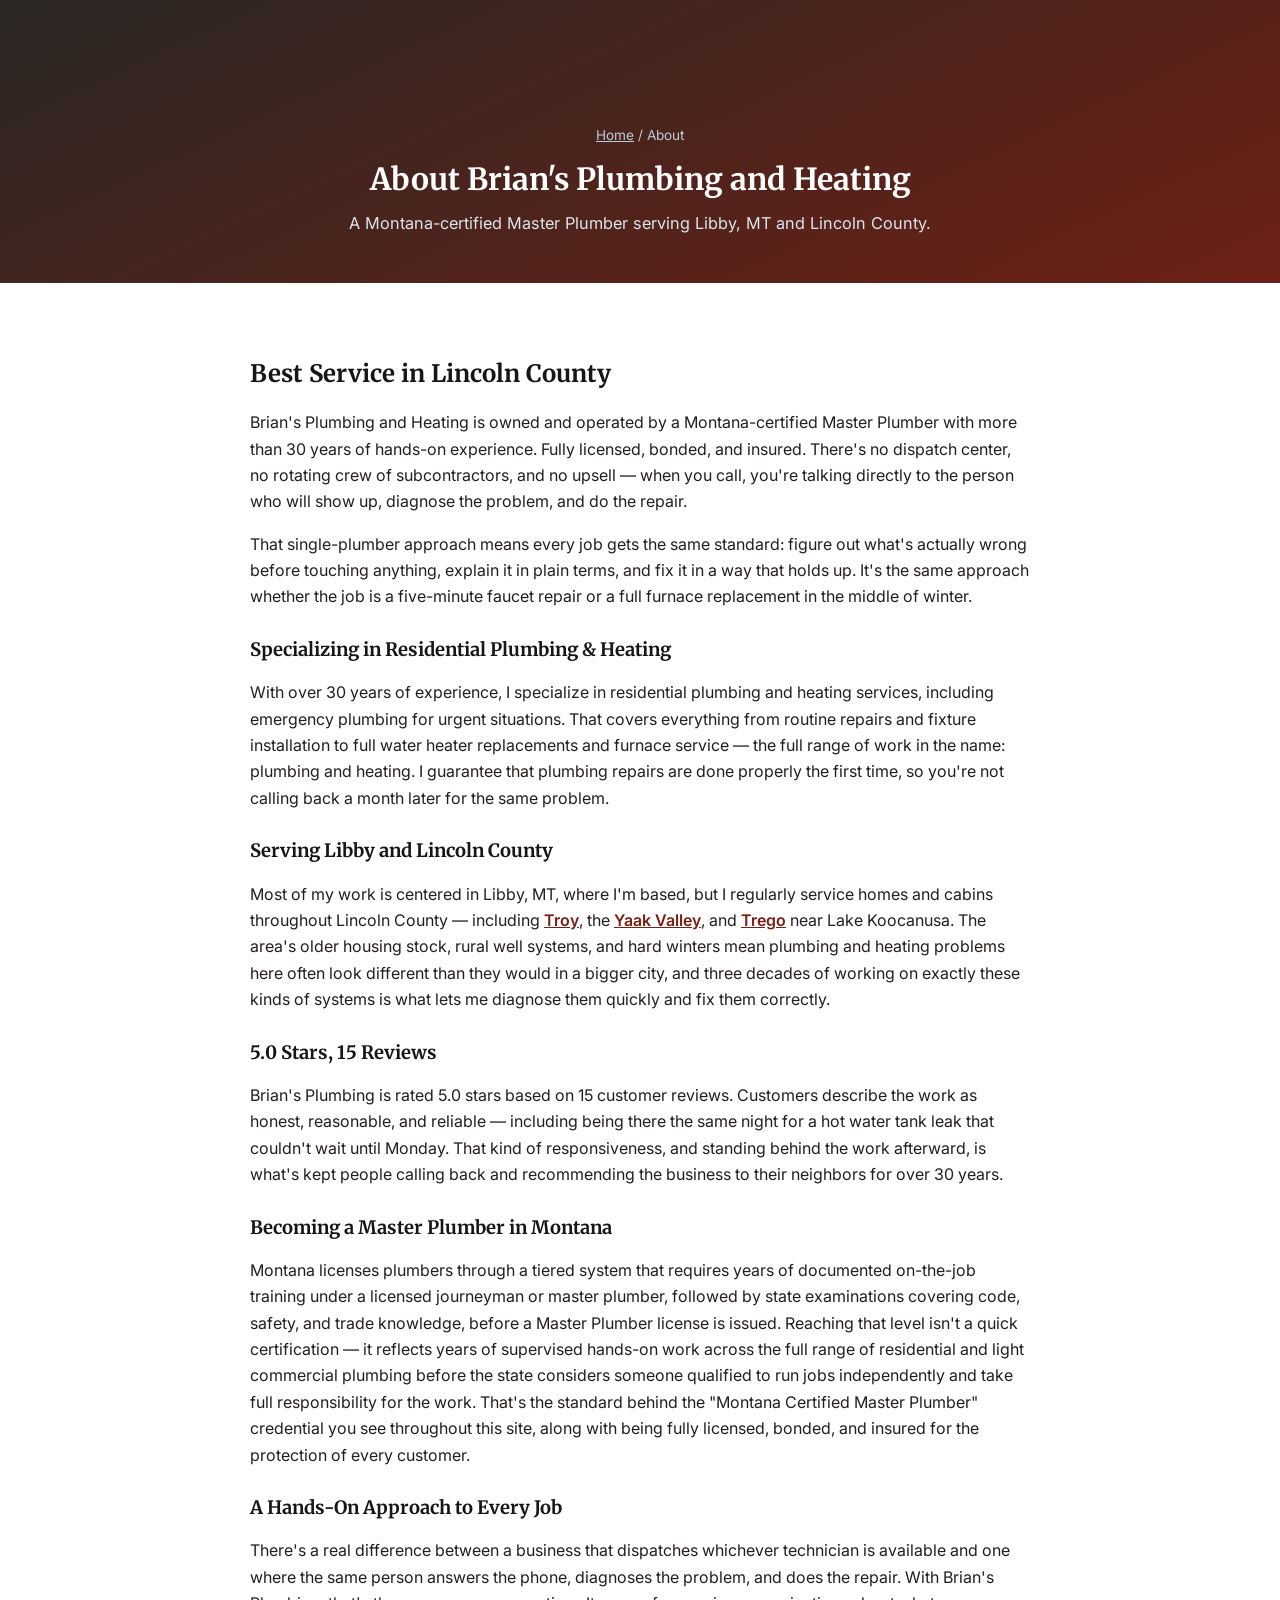
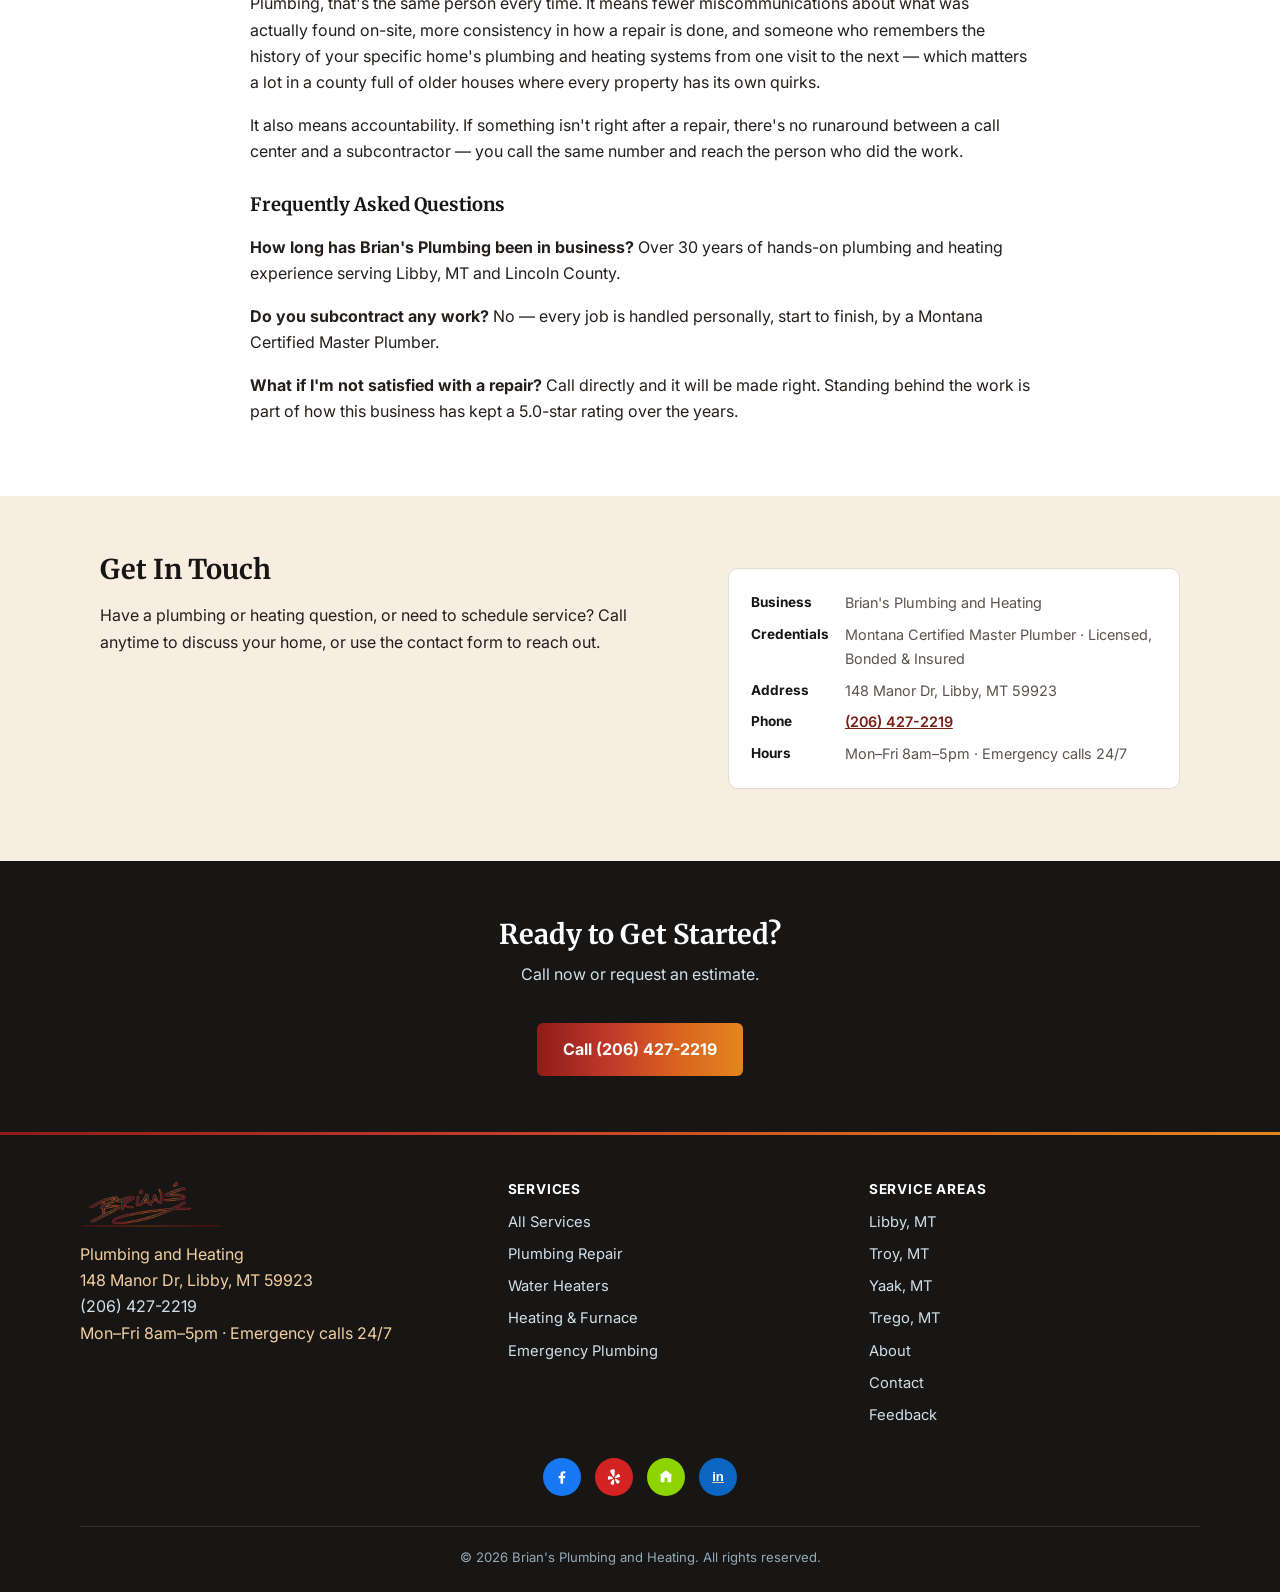
<file: about.html>
<!DOCTYPE html>
<html lang="en">
<head>
<meta charset="UTF-8">
<meta name="viewport" content="width=device-width, initial-scale=1.0">

<script async src="https://www.googletagmanager.com/gtag/js?id=G-GZ6F2VEHD2"></script>
<script>
  window.dataLayer = window.dataLayer || [];
  function gtag(){dataLayer.push(arguments);}
  gtag('js', new Date());
  gtag('config', 'G-GZ6F2VEHD2');
</script>

<title>About Brian's Plumbing and Heating | Libby, MT</title>
<meta name="description" content="Meet Brian's Plumbing and Heating — a Montana-certified Master Plumber serving Libby, MT and Lincoln County for over 30 years.">
<link rel="canonical" href="https://briansplumbingheating.com/about.html">
<link rel="preconnect" href="https://fonts.googleapis.com">
<link rel="preconnect" href="https://fonts.gstatic.com" crossorigin>
<link href="https://fonts.googleapis.com/css2?family=Inter:wght@400;500;600;700&family=Merriweather:wght@700;900&display=swap" rel="stylesheet">

<meta property="og:type" content="website">
<meta property="og:site_name" content="Brian's Plumbing and Heating">
<meta property="og:title" content="About Brian's Plumbing and Heating | Libby, MT">
<meta property="og:description" content="A Montana-certified Master Plumber serving Libby, MT and Lincoln County for over 30 years.">
<meta property="og:url" content="https://briansplumbingheating.com/about.html">
<meta property="og:image" content="https://briansplumbingheating.com/images/og-share.jpg">
<meta property="og:image:width" content="1200">
<meta property="og:image:height" content="630">
<meta property="og:image:alt" content="Brian's Plumbing and Heating logo">
<meta property="og:locale" content="en_US">

<meta name="twitter:card" content="summary_large_image">
<meta name="twitter:title" content="About Brian's Plumbing and Heating | Libby, MT">
<meta name="twitter:description" content="A Montana-certified Master Plumber serving Libby, MT and Lincoln County for over 30 years.">
<meta name="twitter:image" content="https://briansplumbingheating.com/images/og-share.jpg">

<link rel="icon" href="/images/favicon-32.png" type="image/png" sizes="32x32">
<link rel="icon" href="/favicon.ico" sizes="48x48">
<link rel="manifest" href="/site.webmanifest">
<link rel="apple-touch-icon" href="/apple-touch-icon.png">
<script type="application/ld+json">
{
  "@context": "https://schema.org",
  "@type": "Plumber",
  "name": "Brian's Plumbing and Heating",
  "image": "https://briansplumbingheating.com/images/og-share.jpg",
  "telephone": "+1-206-427-2219",
  "logo": "https://briansplumbingheating.com/images/logo-brians.png",
  "geo": { "@type": "GeoCoordinates", "latitude": 48.3880, "longitude": -115.5556 },
  "hasMap": "https://www.google.com/maps/search/?api=1&query=148+Manor+Dr+Libby+MT+59923",
  "founder": { "@type": "Person", "name": "Brian Hoskins" },
  "sameAs": [
    "https://www.facebook.com/p/Brians-Plumbing-and-Heating-100065176592016/",
    "https://www.yelp.com/biz/brians-plumbing-and-heating-libby-2",
    "https://nextdoor.com/pages/brians-plumbing-heating-everett-wa/",
    "https://www.linkedin.com/in/brian-hoskins-47652814a/"
  ],
  "address": {
    "@type": "PostalAddress",
    "streetAddress": "148 Manor Dr",
    "addressLocality": "Libby",
    "addressRegion": "MT",
    "postalCode": "59923",
    "addressCountry": "US"
  },
  "url": "https://briansplumbingheating.com/about.html",
  "description": "Meet Brian's Plumbing and Heating — a Montana-certified Master Plumber serving Libby, MT and Lincoln County for over 30 years.",
  "areaServed": [
    { "@type": "City", "name": "Libby, MT" },
    { "@type": "City", "name": "Troy, MT" },
    { "@type": "Place", "name": "Yaak, MT" },
    { "@type": "Place", "name": "Trego, MT" },
    { "@type": "AdministrativeArea", "name": "Lincoln County, MT" }
  ],
  "openingHoursSpecification": [
    {
      "@type": "OpeningHoursSpecification",
      "dayOfWeek": ["Monday","Tuesday","Wednesday","Thursday","Friday"],
      "opens": "08:00",
      "closes": "17:00"
    }
  ]
}
</script>
<link rel="stylesheet" href="css/main.css?v=20261111">
<noscript><style>header.site-header{opacity:1;transform:none;pointer-events:auto;visibility:visible}</style></noscript>
</head>
<body>
<a class="skip-link" href="#main-content">Skip to main content</a>

<header class="site-header">
  <div class="header-inner">
    <a href="/" class="brand">
      <span class="brand-lockup">
        <img class="brand-logo-brians" src="images/logo-brians.png" alt="Brian's" width="425" height="286">
        <img class="brand-logo-sub" src="images/logo-plumbing-heating.png" alt="Plumbing and Heating" width="425" height="56">
      </span>
    </a>
    <button class="nav-toggle" id="navToggle" aria-controls="mainNav" aria-label="Toggle navigation" aria-expanded="false">&#9776;</button>
    <nav class="main-nav" id="mainNav">
      <a href="services.html">Services</a>
      <a href="/#gallery">Gallery</a>
      <a href="/#service-areas">Service Areas</a>
      <a href="/#reviews">Reviews</a>
      <a href="about.html">About</a>
      <a href="contact.html">Contact</a>
      <a href="feedback.html">Feedback</a>
      <a href="tel:+12064272219" class="call-btn" onclick="trackCall('header_phone_button')">Call (206) 427-2219</a>
    </nav>
  </div>
</header>

<main id="main-content" tabindex="-1">
  <section class="page-hero">
    <div class="container">
      <div class="breadcrumb"><a href="/">Home</a> / About</div>
      <h1>About Brian's Plumbing and Heating</h1>
      <p>A Montana-certified Master Plumber serving Libby, MT and Lincoln County.</p>
    </div>
  </section>

  <section class="content-section">
    <div class="container">
      <h2>Best Service in Lincoln County</h2>
      <p>Brian's Plumbing and Heating is owned and operated by a Montana-certified Master Plumber with more than 30 years of hands-on experience. Fully licensed, bonded, and insured. There's no dispatch center, no rotating crew of subcontractors, and no upsell — when you call, you're talking directly to the person who will show up, diagnose the problem, and do the repair.</p>
      <p>That single-plumber approach means every job gets the same standard: figure out what's actually wrong before touching anything, explain it in plain terms, and fix it in a way that holds up. It's the same approach whether the job is a five-minute faucet repair or a full furnace replacement in the middle of winter.</p>

      <h3>Specializing in Residential Plumbing &amp; Heating</h3>
      <p>With over 30 years of experience, I specialize in residential plumbing and heating services, including emergency plumbing for urgent situations. That covers everything from routine repairs and fixture installation to full water heater replacements and furnace service — the full range of work in the name: plumbing and heating. I guarantee that plumbing repairs are done properly the first time, so you're not calling back a month later for the same problem.</p>

      <h3>Serving Libby and Lincoln County</h3>
      <p>Most of my work is centered in Libby, MT, where I'm based, but I regularly service homes and cabins throughout Lincoln County — including <a href="plumber-troy-mt.html">Troy</a>, the <a href="plumber-yaak-mt.html">Yaak Valley</a>, and <a href="plumber-trego-mt.html">Trego</a> near Lake Koocanusa. The area's older housing stock, rural well systems, and hard winters mean plumbing and heating problems here often look different than they would in a bigger city, and three decades of working on exactly these kinds of systems is what lets me diagnose them quickly and fix them correctly.</p>

      <h3>5.0 Stars, 15 Reviews</h3>
      <p>Brian's Plumbing is rated 5.0 stars based on 15 customer reviews. Customers describe the work as honest, reasonable, and reliable — including being there the same night for a hot water tank leak that couldn't wait until Monday. That kind of responsiveness, and standing behind the work afterward, is what's kept people calling back and recommending the business to their neighbors for over 30 years.</p>

      <h3>Becoming a Master Plumber in Montana</h3>
      <p>Montana licenses plumbers through a tiered system that requires years of documented on-the-job training under a licensed journeyman or master plumber, followed by state examinations covering code, safety, and trade knowledge, before a Master Plumber license is issued. Reaching that level isn't a quick certification — it reflects years of supervised hands-on work across the full range of residential and light commercial plumbing before the state considers someone qualified to run jobs independently and take full responsibility for the work. That's the standard behind the "Montana Certified Master Plumber" credential you see throughout this site, along with being fully licensed, bonded, and insured for the protection of every customer.</p>

      <h3>A Hands-On Approach to Every Job</h3>
      <p>There's a real difference between a business that dispatches whichever technician is available and one where the same person answers the phone, diagnoses the problem, and does the repair. With Brian's Plumbing, that's the same person every time. It means fewer miscommunications about what was actually found on-site, more consistency in how a repair is done, and someone who remembers the history of your specific home's plumbing and heating systems from one visit to the next — which matters a lot in a county full of older houses where every property has its own quirks.</p>
      <p>It also means accountability. If something isn't right after a repair, there's no runaround between a call center and a subcontractor — you call the same number and reach the person who did the work.</p>

      <h3>Frequently Asked Questions</h3>
      <p><strong>How long has Brian's Plumbing been in business?</strong> Over 30 years of hands-on plumbing and heating experience serving Libby, MT and Lincoln County.</p>
      <p><strong>Do you subcontract any work?</strong> No — every job is handled personally, start to finish, by a Montana Certified Master Plumber.</p>
      <p><strong>What if I'm not satisfied with a repair?</strong> Call directly and it will be made right. Standing behind the work is part of how this business has kept a 5.0-star rating over the years.</p>
    </div>
  </section>

  <section class="about-section">
    <div class="container">
      <div class="about-copy">
        <h2 class="section-title" style="text-align:left;">Get In Touch</h2>
        <p>Have a plumbing or heating question, or need to schedule service? Call anytime to discuss your home, or use the contact form to reach out.</p>
      </div>
      <div class="about-facts">
        <dl>
          <dt>Business</dt>
          <dd>Brian's Plumbing and Heating</dd>
          <dt>Credentials</dt>
          <dd>Montana Certified Master Plumber &middot; Licensed, Bonded &amp; Insured</dd>
          <dt>Address</dt>
          <dd>148 Manor Dr, Libby, MT 59923</dd>
          <dt>Phone</dt>
          <dd><a class="plain-link" href="tel:+12064272219" onclick="trackCall('about_page_phone_button')">(206) 427-2219</a></dd>
          <dt>Hours</dt>
          <dd>Mon&ndash;Fri 8am&ndash;5pm &middot; Emergency calls 24/7</dd>
        </dl>
      </div>
    </div>
  </section>

  <section class="cta-section">
    <div class="container">
      <h2 class="section-title">Ready to Get Started?</h2>
      <p class="section-sub">Call now or request an estimate.</p>
      <a href="tel:+12064272219" class="btn-primary" onclick="trackCall('about_final_cta_phone_button')">Call (206) 427-2219</a>
    </div>
  </section>
</main>

<footer class="site-footer">
  <div class="footer-inner">
    <div>
      <img class="footer-logo" src="images/logo-brians.png" alt="Brian's Plumbing and Heating" width="425" height="286">
      <div class="footer-nap">
        Plumbing and Heating<br>
        148 Manor Dr, Libby, MT 59923<br>
        <a href="tel:+12064272219">(206) 427-2219</a><br>
        Mon&ndash;Fri 8am&ndash;5pm &middot; Emergency calls 24/7
      </div>
    </div>
    <div class="footer-col">
      <h4>Services</h4>
      <nav class="footer-sitemap" aria-label="Service links">
        <a href="services.html">All Services</a>
        <a href="plumbing-repair-installation.html">Plumbing Repair</a>
        <a href="water-heater-services.html">Water Heaters</a>
        <a href="heating-furnace-services.html">Heating &amp; Furnace</a>
        <a href="emergency-plumbing.html">Emergency Plumbing</a>
      </nav>
    </div>
    <div class="footer-col">
      <h4>Service Areas</h4>
      <nav class="footer-sitemap" aria-label="Location links">
        <a href="/">Libby, MT</a>
        <a href="plumber-troy-mt.html">Troy, MT</a>
        <a href="plumber-yaak-mt.html">Yaak, MT</a>
        <a href="plumber-trego-mt.html">Trego, MT</a>
        <a href="about.html">About</a>
        <a href="contact.html">Contact</a>
        <a href="feedback.html">Feedback</a>
      </nav>
    </div>
  </div>

  <div class="social-icons">
    <a href="https://www.facebook.com/p/Brians-Plumbing-and-Heating-100065176592016/" target="_blank" rel="noopener" class="icon-fb" aria-label="Brian's Plumbing on Facebook" onclick="trackOutbound('footer_facebook')">
      <svg viewBox="0 0 24 24"><path d="M13.5 21v-7.5h2.5l.4-3H13.5V8.5c0-.9.25-1.5 1.55-1.5H16.5V4.3C16.2 4.26 15.2 4.2 14 4.2c-2.4 0-4 1.46-4 4.15V10.5H7.5v3H10V21h3.5z"/></svg>
    </a>
    <a href="https://www.yelp.com/biz/brians-plumbing-and-heating-libby-2" target="_blank" rel="noopener" class="icon-yelp" aria-label="Brian's Plumbing on Yelp" onclick="trackOutbound('footer_yelp')">
      <svg viewBox="0 0 24 24"><path d="M10.84 4.31L11.06 4.26L11.45 4.27L12.33 4.59L12.45 4.70L12.55 4.85L12.75 5.66L12.75 6.99L12.68 7.37L12.61 8.36L12.50 10.89L12.31 11.39L12.04 11.61L11.82 11.73L11.43 11.83L10.90 11.37L10.11 10.07L9.88 9.57L9.47 8.81L9.14 8.30L8.92 7.86L8.63 7.45L8.47 6.96L8.27 6.55L8.16 6.05L8.17 5.73L8.23 5.56L8.49 5.24L8.83 4.95L9.19 4.73L9.40 4.64L10.06 4.45L10.56 4.41ZM15.72 9.13L15.90 9.01L16.22 8.92L16.44 8.90L16.64 8.94L16.81 9.03L17.29 9.54L17.46 9.79L17.81 10.45L18.13 11.22L18.15 11.44L18.03 11.83L17.58 12.17L17.24 12.32L16.77 12.46L15.90 12.61L15.12 12.88L14.46 12.97L13.63 13.15L13.26 12.96L13.07 12.79L12.98 12.54L12.96 12.32L12.98 12.10L13.10 11.77ZM6.37 11.30L6.55 11.20L6.75 11.15L7.19 11.14L7.52 11.19L7.91 11.30L8.41 11.55L9.23 11.82L9.62 11.98L10.22 12.17L11.03 12.63L11.15 12.98L11.11 13.27L10.94 13.55L10.59 13.80L9.40 14.20L8.63 14.32L7.84 14.57L7.41 14.66L6.75 14.67L6.42 14.59L6.15 14.47L5.92 13.86L5.85 13.42L5.96 11.89L6.03 11.70L6.18 11.45ZM13.19 14.02L13.47 13.89L13.69 13.83L13.91 13.85L14.08 13.90L14.49 14.18L14.96 14.34L15.37 14.63L15.87 14.85L16.68 15.40L17.08 15.55L17.24 15.64L17.69 16.16L17.74 16.30L17.77 16.50L17.75 16.72L17.59 17.11L17.25 17.60L16.71 18.13L16.27 18.43L15.89 18.63L15.67 18.69L15.45 18.70L15.23 18.61L14.95 18.43L14.51 17.88L14.07 17.11L13.07 15.07L12.98 14.74L12.96 14.52L13.03 14.30ZM11.24 14.41L11.47 14.35L11.82 14.52L12.03 14.77L12.11 14.97L12.16 15.84L12.09 17.16L12.06 18.70L12.03 18.92L11.87 19.31L11.60 19.53L11.38 19.66L10.99 19.75L10.60 19.63L10.17 19.59L9.84 19.51L9.58 19.40L9.24 19.18L8.80 18.95L8.70 18.86L8.53 18.59L8.49 18.48L8.47 18.26L8.70 17.55L9.01 17.07L9.42 16.59L9.91 15.86L10.58 14.96L10.99 14.56Z"/></svg>
    </a>
    <a href="https://nextdoor.com/pages/brians-plumbing-heating-everett-wa/" target="_blank" rel="noopener" class="icon-nextdoor" aria-label="Brian's Plumbing on Nextdoor" onclick="trackOutbound('footer_nextdoor')">
      <svg viewBox="0 0 24 24"><path d="M12 3 3 10h2v9h5v-6h4v6h5v-9h2z"/></svg>
    </a>
    <a href="https://www.linkedin.com/in/brian-hoskins-47652814a/" target="_blank" rel="noopener" class="icon-linkedin" aria-label="Brian Hoskins on LinkedIn" onclick="trackOutbound('footer_linkedin')">
      <span>in</span>
    </a>
  </div>
  <div class="footer-bottom">
    &copy; <span id="year"></span> Brian's Plumbing and Heating. All rights reserved.
  </div>
</footer>

<script src="js/main.js?v=20261111"></script>
</body>
</html>
</file>
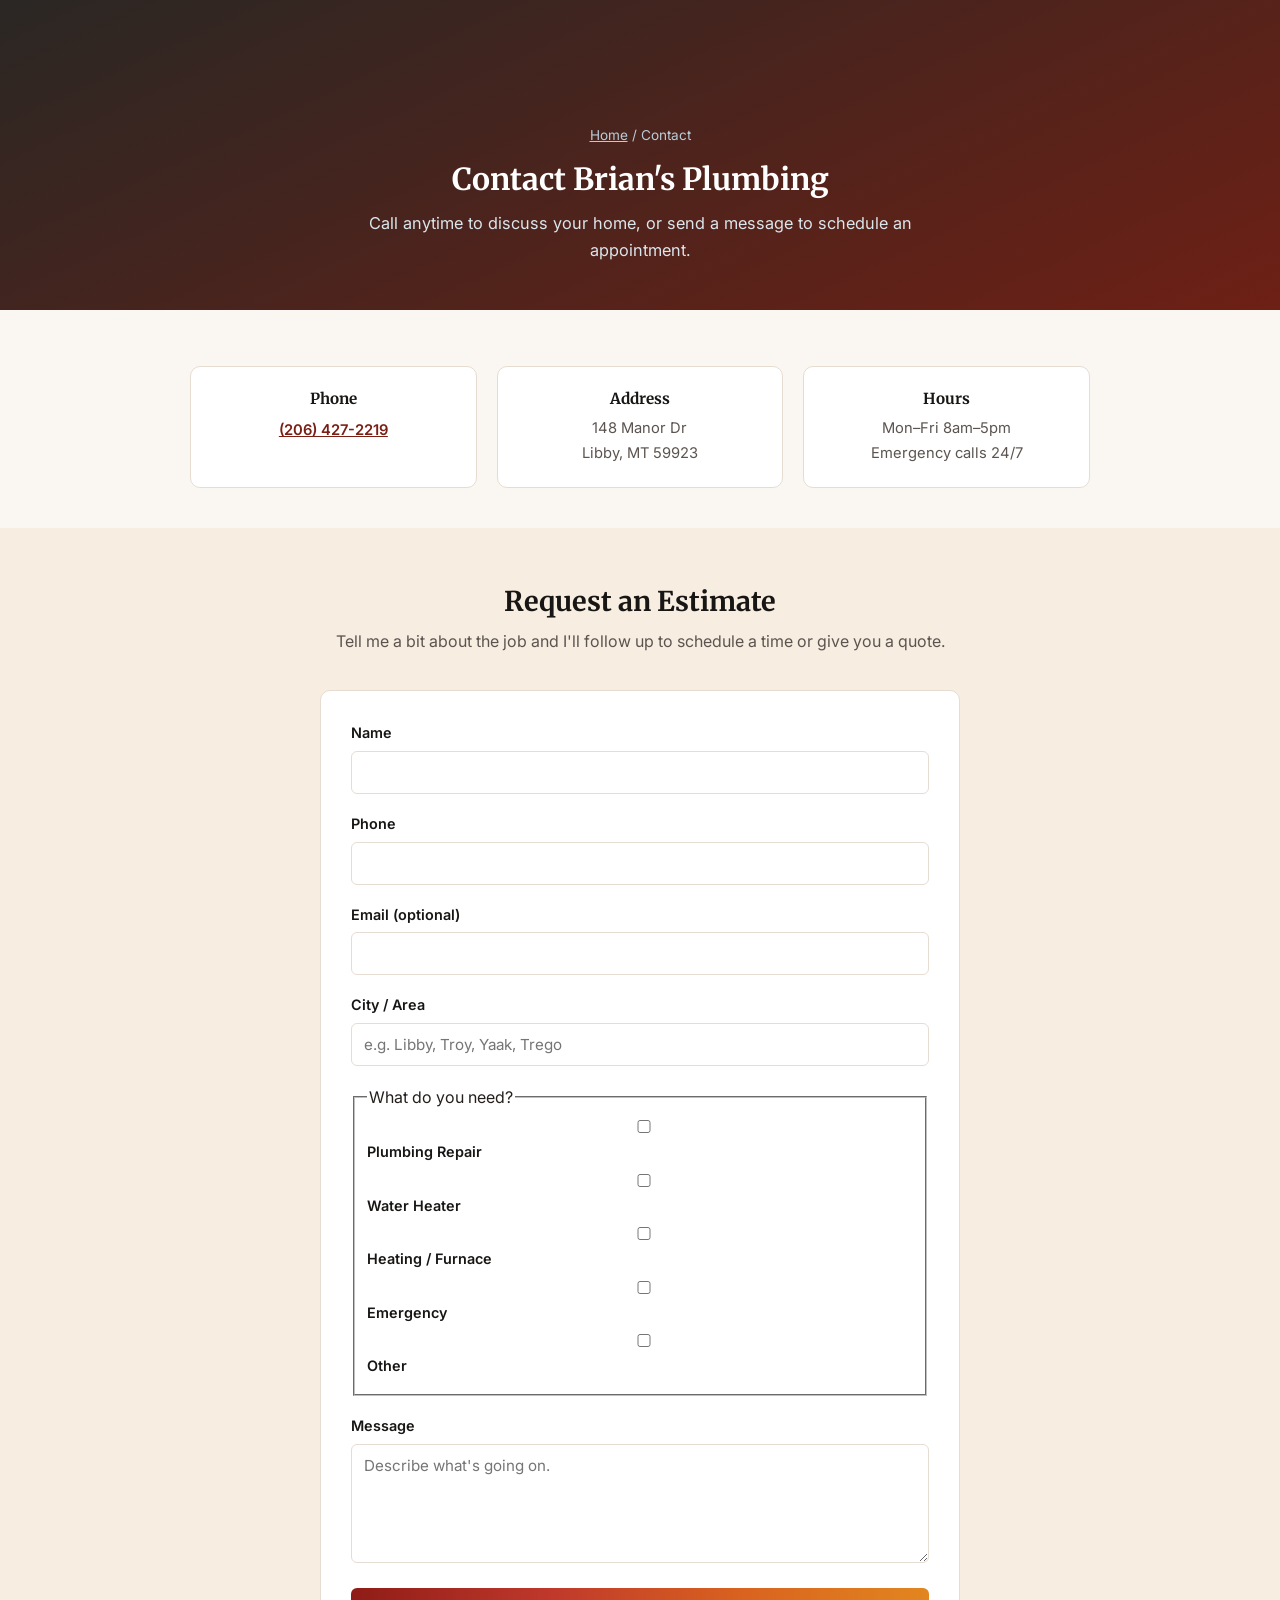
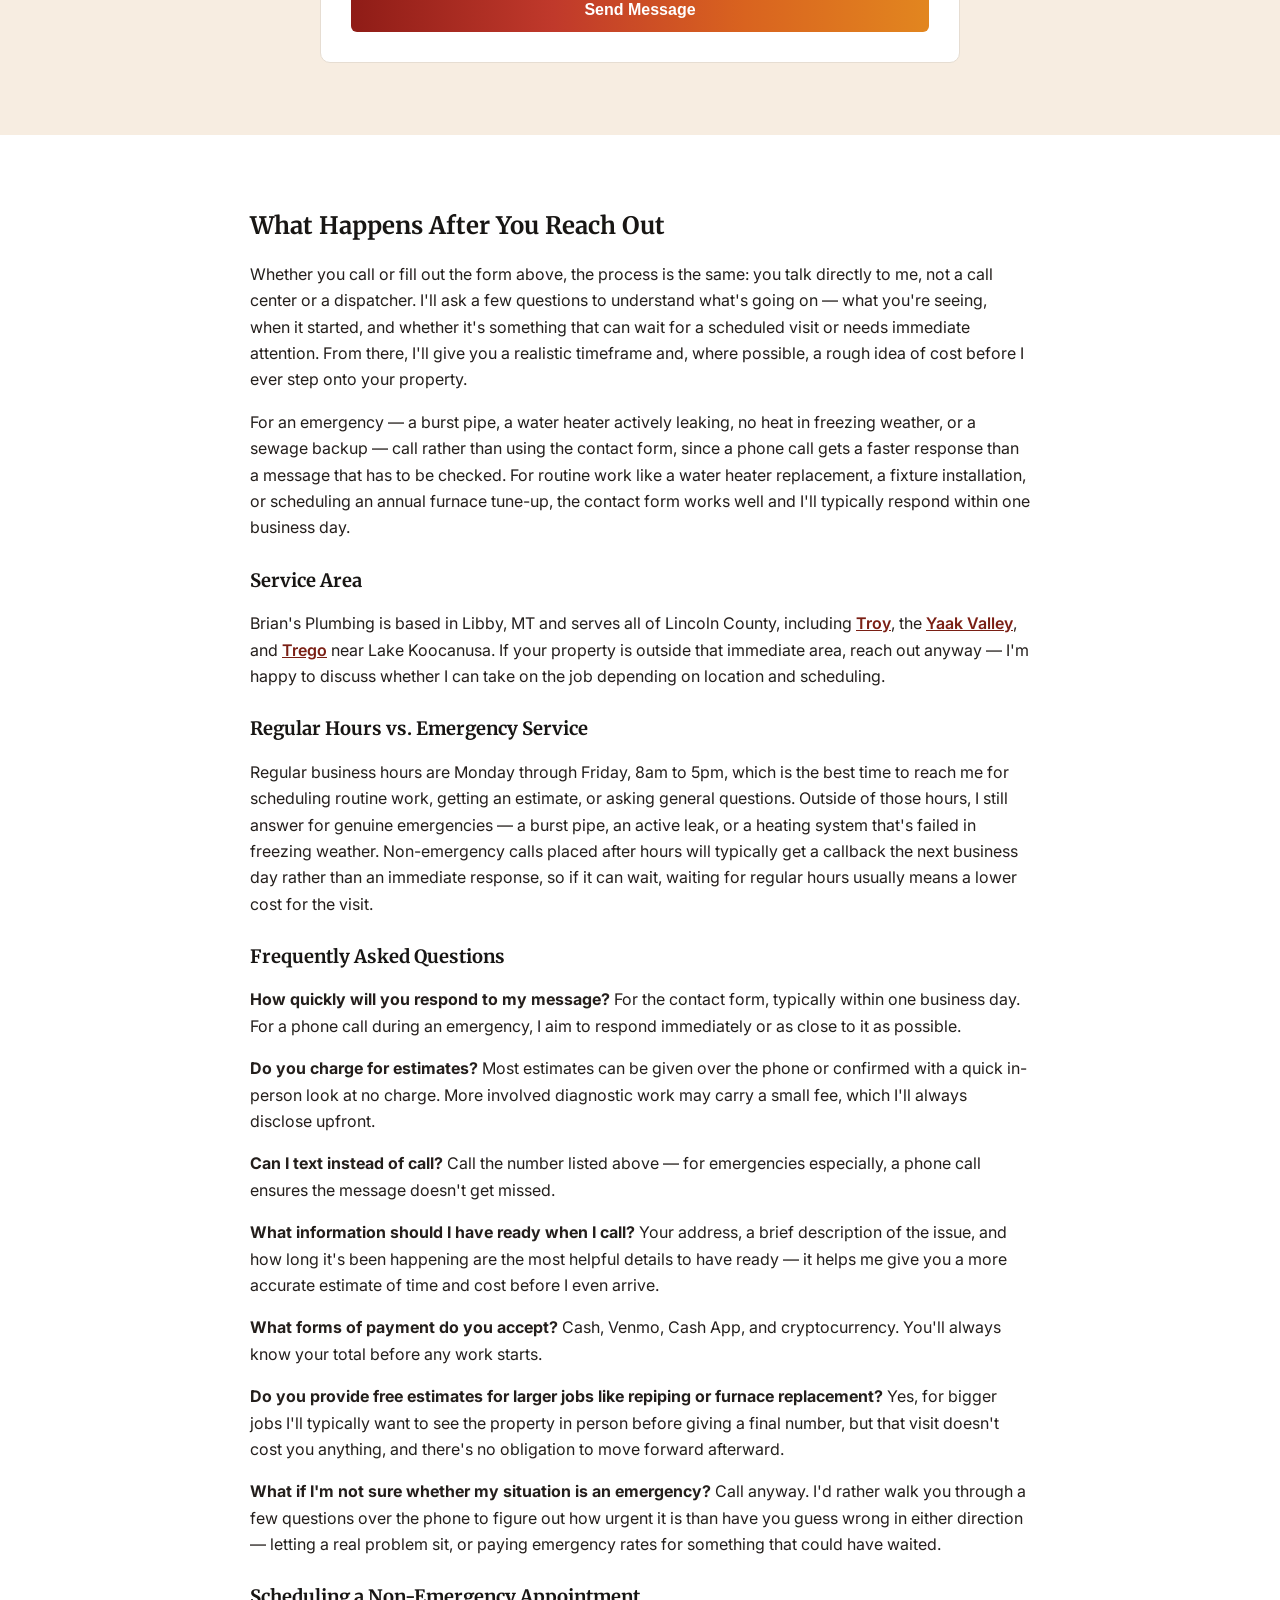
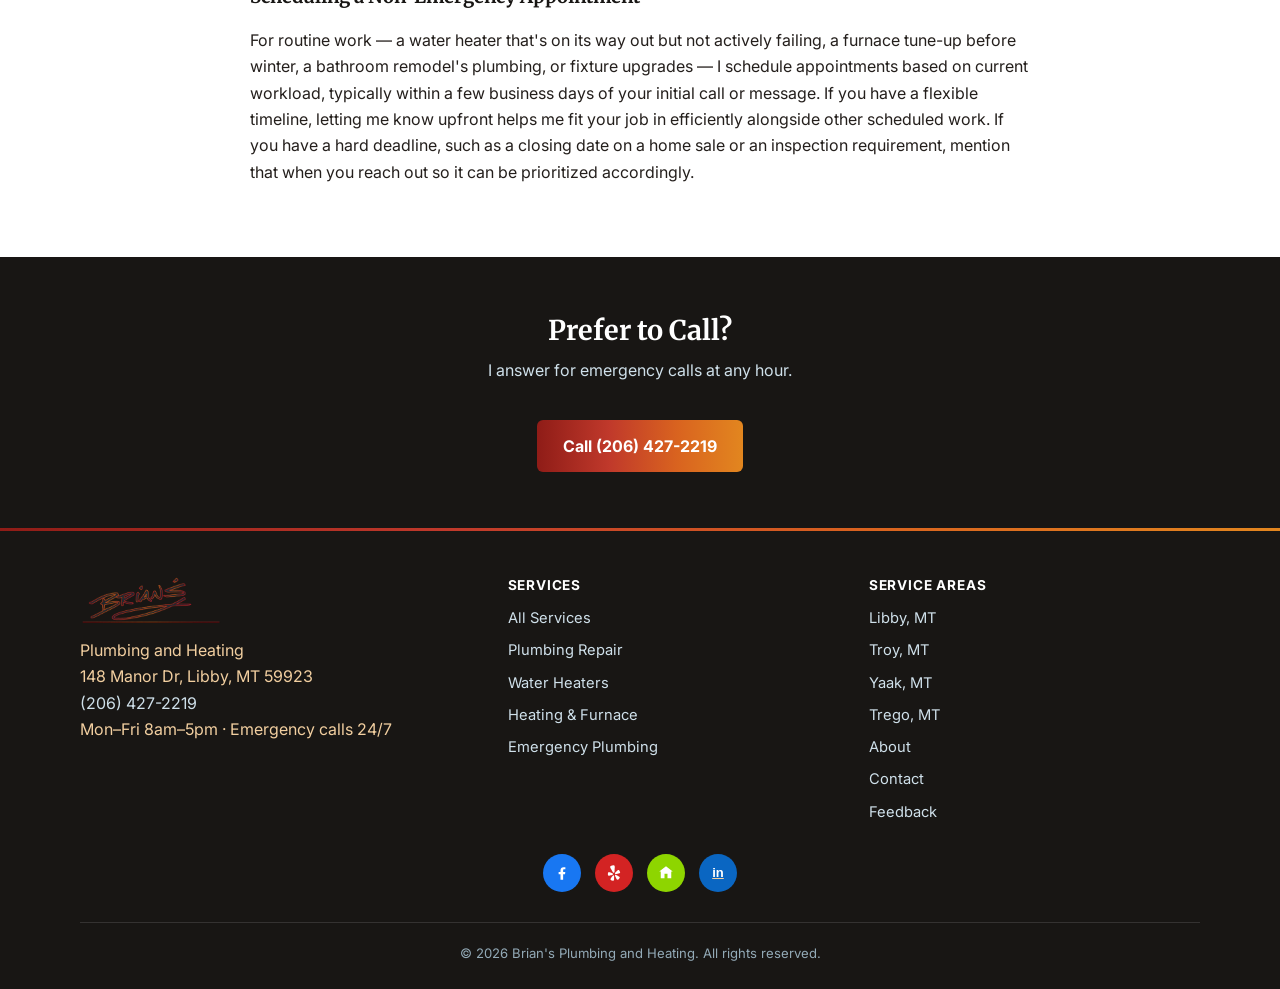
<file: contact.html>
<!DOCTYPE html>
<html lang="en">
<head>
<meta charset="UTF-8">
<meta name="viewport" content="width=device-width, initial-scale=1.0">

<script async src="https://www.googletagmanager.com/gtag/js?id=G-GZ6F2VEHD2"></script>
<script>
  window.dataLayer = window.dataLayer || [];
  function gtag(){dataLayer.push(arguments);}
  gtag('js', new Date());
  gtag('config', 'G-GZ6F2VEHD2');
</script>

<title>Contact Brian's Plumbing and Heating | Libby, MT</title>
<meta name="description" content="Contact Brian's Plumbing and Heating in Libby, MT. Call (206) 427-2219 or send a message to schedule service or request an estimate.">
<link rel="canonical" href="https://briansplumbingheating.com/contact.html">
<link rel="preconnect" href="https://fonts.googleapis.com">
<link rel="preconnect" href="https://fonts.gstatic.com" crossorigin>
<link href="https://fonts.googleapis.com/css2?family=Inter:wght@400;500;600;700&family=Merriweather:wght@700;900&display=swap" rel="stylesheet">

<meta property="og:type" content="website">
<meta property="og:site_name" content="Brian's Plumbing and Heating">
<meta property="og:title" content="Contact Brian's Plumbing and Heating | Libby, MT">
<meta property="og:description" content="Call or send a message to schedule plumbing or heating service in Libby, MT.">
<meta property="og:url" content="https://briansplumbingheating.com/contact.html">
<meta property="og:image" content="https://briansplumbingheating.com/images/og-share.jpg">
<meta property="og:image:width" content="1200">
<meta property="og:image:height" content="630">
<meta property="og:image:alt" content="Brian's Plumbing and Heating logo">
<meta property="og:locale" content="en_US">

<meta name="twitter:card" content="summary_large_image">
<meta name="twitter:title" content="Contact Brian's Plumbing and Heating | Libby, MT">
<meta name="twitter:description" content="Call or send a message to schedule plumbing or heating service in Libby, MT.">
<meta name="twitter:image" content="https://briansplumbingheating.com/images/og-share.jpg">

<link rel="icon" href="/images/favicon-32.png" type="image/png" sizes="32x32">
<link rel="icon" href="/favicon.ico" sizes="48x48">
<link rel="manifest" href="/site.webmanifest">
<link rel="apple-touch-icon" href="/apple-touch-icon.png">
<script type="application/ld+json">
{
  "@context": "https://schema.org",
  "@type": "Plumber",
  "name": "Brian's Plumbing and Heating",
  "image": "https://briansplumbingheating.com/images/og-share.jpg",
  "telephone": "+1-206-427-2219",
  "logo": "https://briansplumbingheating.com/images/logo-brians.png",
  "geo": { "@type": "GeoCoordinates", "latitude": 48.3880, "longitude": -115.5556 },
  "hasMap": "https://www.google.com/maps/search/?api=1&query=148+Manor+Dr+Libby+MT+59923",
  "founder": { "@type": "Person", "name": "Brian Hoskins" },
  "sameAs": [
    "https://www.facebook.com/p/Brians-Plumbing-and-Heating-100065176592016/",
    "https://www.yelp.com/biz/brians-plumbing-and-heating-libby-2",
    "https://nextdoor.com/pages/brians-plumbing-heating-everett-wa/",
    "https://www.linkedin.com/in/brian-hoskins-47652814a/"
  ],
  "address": {
    "@type": "PostalAddress",
    "streetAddress": "148 Manor Dr",
    "addressLocality": "Libby",
    "addressRegion": "MT",
    "postalCode": "59923",
    "addressCountry": "US"
  },
  "url": "https://briansplumbingheating.com/contact.html",
  "description": "Contact Brian's Plumbing and Heating in Libby, MT. Call (206) 427-2219 or send a message to schedule service or request an estimate.",
  "areaServed": [
    { "@type": "City", "name": "Libby, MT" },
    { "@type": "City", "name": "Troy, MT" },
    { "@type": "Place", "name": "Yaak, MT" },
    { "@type": "Place", "name": "Trego, MT" },
    { "@type": "AdministrativeArea", "name": "Lincoln County, MT" }
  ],
  "openingHoursSpecification": [
    {
      "@type": "OpeningHoursSpecification",
      "dayOfWeek": ["Monday","Tuesday","Wednesday","Thursday","Friday"],
      "opens": "08:00",
      "closes": "17:00"
    }
  ]
}
</script>
<link rel="stylesheet" href="css/main.css?v=20261111">
<noscript><style>header.site-header{opacity:1;transform:none;pointer-events:auto;visibility:visible}</style></noscript>
</head>
<body>
<a class="skip-link" href="#main-content">Skip to main content</a>

<header class="site-header">
  <div class="header-inner">
    <a href="/" class="brand">
      <span class="brand-lockup">
        <img class="brand-logo-brians" src="images/logo-brians.png" alt="Brian's" width="425" height="286">
        <img class="brand-logo-sub" src="images/logo-plumbing-heating.png" alt="Plumbing and Heating" width="425" height="56">
      </span>
    </a>
    <button class="nav-toggle" id="navToggle" aria-controls="mainNav" aria-label="Toggle navigation" aria-expanded="false">&#9776;</button>
    <nav class="main-nav" id="mainNav">
      <a href="services.html">Services</a>
      <a href="/#gallery">Gallery</a>
      <a href="/#service-areas">Service Areas</a>
      <a href="/#reviews">Reviews</a>
      <a href="about.html">About</a>
      <a href="contact.html">Contact</a>
      <a href="feedback.html">Feedback</a>
      <a href="tel:+12064272219" class="call-btn" onclick="trackCall('header_phone_button')">Call (206) 427-2219</a>
    </nav>
  </div>
</header>

<main id="main-content" tabindex="-1">
  <section class="page-hero">
    <div class="container">
      <div class="breadcrumb"><a href="/">Home</a> / Contact</div>
      <h1>Contact Brian's Plumbing</h1>
      <p>Call anytime to discuss your home, or send a message to schedule an appointment.</p>
    </div>
  </section>

  <section style="padding-top:56px; padding-bottom:0;">
    <div class="container">
      <div class="contact-info-grid">
        <div class="contact-info-card">
          <h3>Phone</h3>
          <a href="tel:+12064272219" onclick="trackCall('contact_page_phone_button')">(206) 427-2219</a>
        </div>
        <div class="contact-info-card">
          <h3>Address</h3>
          <p>148 Manor Dr<br>Libby, MT 59923</p>
        </div>
        <div class="contact-info-card">
          <h3>Hours</h3>
          <p>Mon&ndash;Fri 8am&ndash;5pm<br>Emergency calls 24/7</p>
        </div>
      </div>
    </div>
  </section>

  <section class="contact-form-section" id="estimate">
    <div class="container">
      <h2 class="section-title">Request an Estimate</h2>
      <p class="section-sub">Tell me a bit about the job and I'll follow up to schedule a time or give you a quote.</p>
      <form class="contact-form" name="contact" method="POST" action="/thank-you.html" data-netlify="true" data-netlify-honeypot="bot-field" id="contactFormEl">
        <input type="hidden" name="form-name" value="contact">
        <p class="hidden-field" aria-hidden="true">
          <label>Don't fill this out if you're human: <input name="bot-field" tabindex="-1" autocomplete="off"></label>
        </p>
        <div class="form-group">
          <label for="contact-name">Name</label>
          <input type="text" id="contact-name" name="name" required>
        </div>
        <div class="form-group">
          <label for="contact-phone">Phone</label>
          <input type="tel" id="contact-phone" name="phone" required>
        </div>
        <div class="form-group">
          <label for="contact-email">Email (optional)</label>
          <input type="email" id="contact-email" name="email">
        </div>
        <div class="form-group">
          <label for="contact-location">City / Area</label>
          <input type="text" id="contact-location" name="location" placeholder="e.g. Libby, Troy, Yaak, Trego">
        </div>
        <fieldset class="form-group checkbox-fieldset">
          <legend>What do you need?</legend>
          <div class="checkbox-group">
            <label class="checkbox-chip"><input type="checkbox" name="interest" value="Plumbing Repair"><span>Plumbing Repair</span></label>
            <label class="checkbox-chip"><input type="checkbox" name="interest" value="Water Heater"><span>Water Heater</span></label>
            <label class="checkbox-chip"><input type="checkbox" name="interest" value="Heating / Furnace"><span>Heating / Furnace</span></label>
            <label class="checkbox-chip"><input type="checkbox" name="interest" value="Emergency"><span>Emergency</span></label>
            <label class="checkbox-chip"><input type="checkbox" name="interest" value="Other"><span>Other</span></label>
          </div>
        </fieldset>
        <div class="form-group">
          <label for="contact-message">Message</label>
          <textarea id="contact-message" name="message" rows="5" placeholder="Describe what's going on."></textarea>
        </div>
        <button type="submit" class="btn-primary">Send Message</button>
      </form>
      <p class="form-status" id="contactFormStatus" role="status" aria-live="polite"></p>
    </div>
  </section>

  <section class="content-section">
    <div class="container">
      <h2>What Happens After You Reach Out</h2>
      <p>Whether you call or fill out the form above, the process is the same: you talk directly to me, not a call center or a dispatcher. I'll ask a few questions to understand what's going on — what you're seeing, when it started, and whether it's something that can wait for a scheduled visit or needs immediate attention. From there, I'll give you a realistic timeframe and, where possible, a rough idea of cost before I ever step onto your property.</p>
      <p>For an emergency — a burst pipe, a water heater actively leaking, no heat in freezing weather, or a sewage backup — call rather than using the contact form, since a phone call gets a faster response than a message that has to be checked. For routine work like a water heater replacement, a fixture installation, or scheduling an annual furnace tune-up, the contact form works well and I'll typically respond within one business day.</p>

      <h3>Service Area</h3>
      <p>Brian's Plumbing is based in Libby, MT and serves all of Lincoln County, including <a href="plumber-troy-mt.html">Troy</a>, the <a href="plumber-yaak-mt.html">Yaak Valley</a>, and <a href="plumber-trego-mt.html">Trego</a> near Lake Koocanusa. If your property is outside that immediate area, reach out anyway — I'm happy to discuss whether I can take on the job depending on location and scheduling.</p>

      <h3>Regular Hours vs. Emergency Service</h3>
      <p>Regular business hours are Monday through Friday, 8am to 5pm, which is the best time to reach me for scheduling routine work, getting an estimate, or asking general questions. Outside of those hours, I still answer for genuine emergencies — a burst pipe, an active leak, or a heating system that's failed in freezing weather. Non-emergency calls placed after hours will typically get a callback the next business day rather than an immediate response, so if it can wait, waiting for regular hours usually means a lower cost for the visit.</p>

      <h3>Frequently Asked Questions</h3>
      <p><strong>How quickly will you respond to my message?</strong> For the contact form, typically within one business day. For a phone call during an emergency, I aim to respond immediately or as close to it as possible.</p>
      <p><strong>Do you charge for estimates?</strong> Most estimates can be given over the phone or confirmed with a quick in-person look at no charge. More involved diagnostic work may carry a small fee, which I'll always disclose upfront.</p>
      <p><strong>Can I text instead of call?</strong> Call the number listed above — for emergencies especially, a phone call ensures the message doesn't get missed.</p>
      <p><strong>What information should I have ready when I call?</strong> Your address, a brief description of the issue, and how long it's been happening are the most helpful details to have ready — it helps me give you a more accurate estimate of time and cost before I even arrive.</p>
      <p><strong>What forms of payment do you accept?</strong> Cash, Venmo, Cash App, and cryptocurrency. You'll always know your total before any work starts.</p>
      <p><strong>Do you provide free estimates for larger jobs like repiping or furnace replacement?</strong> Yes, for bigger jobs I'll typically want to see the property in person before giving a final number, but that visit doesn't cost you anything, and there's no obligation to move forward afterward.</p>
      <p><strong>What if I'm not sure whether my situation is an emergency?</strong> Call anyway. I'd rather walk you through a few questions over the phone to figure out how urgent it is than have you guess wrong in either direction — letting a real problem sit, or paying emergency rates for something that could have waited.</p>

      <h3>Scheduling a Non-Emergency Appointment</h3>
      <p>For routine work — a water heater that's on its way out but not actively failing, a furnace tune-up before winter, a bathroom remodel's plumbing, or fixture upgrades — I schedule appointments based on current workload, typically within a few business days of your initial call or message. If you have a flexible timeline, letting me know upfront helps me fit your job in efficiently alongside other scheduled work. If you have a hard deadline, such as a closing date on a home sale or an inspection requirement, mention that when you reach out so it can be prioritized accordingly.</p>
    </div>
  </section>

  <section class="cta-section">
    <div class="container">
      <h2 class="section-title">Prefer to Call?</h2>
      <p class="section-sub">I answer for emergency calls at any hour.</p>
      <a href="tel:+12064272219" class="btn-primary" onclick="trackCall('contact_final_cta_phone_button')">Call (206) 427-2219</a>
    </div>
  </section>
</main>

<footer class="site-footer">
  <div class="footer-inner">
    <div>
      <img class="footer-logo" src="images/logo-brians.png" alt="Brian's Plumbing and Heating" width="425" height="286">
      <div class="footer-nap">
        Plumbing and Heating<br>
        148 Manor Dr, Libby, MT 59923<br>
        <a href="tel:+12064272219">(206) 427-2219</a><br>
        Mon&ndash;Fri 8am&ndash;5pm &middot; Emergency calls 24/7
      </div>
    </div>
    <div class="footer-col">
      <h4>Services</h4>
      <nav class="footer-sitemap" aria-label="Service links">
        <a href="services.html">All Services</a>
        <a href="plumbing-repair-installation.html">Plumbing Repair</a>
        <a href="water-heater-services.html">Water Heaters</a>
        <a href="heating-furnace-services.html">Heating &amp; Furnace</a>
        <a href="emergency-plumbing.html">Emergency Plumbing</a>
      </nav>
    </div>
    <div class="footer-col">
      <h4>Service Areas</h4>
      <nav class="footer-sitemap" aria-label="Location links">
        <a href="/">Libby, MT</a>
        <a href="plumber-troy-mt.html">Troy, MT</a>
        <a href="plumber-yaak-mt.html">Yaak, MT</a>
        <a href="plumber-trego-mt.html">Trego, MT</a>
        <a href="about.html">About</a>
        <a href="contact.html">Contact</a>
        <a href="feedback.html">Feedback</a>
      </nav>
    </div>
  </div>

  <div class="social-icons">
    <a href="https://www.facebook.com/p/Brians-Plumbing-and-Heating-100065176592016/" target="_blank" rel="noopener" class="icon-fb" aria-label="Brian's Plumbing on Facebook" onclick="trackOutbound('footer_facebook')">
      <svg viewBox="0 0 24 24"><path d="M13.5 21v-7.5h2.5l.4-3H13.5V8.5c0-.9.25-1.5 1.55-1.5H16.5V4.3C16.2 4.26 15.2 4.2 14 4.2c-2.4 0-4 1.46-4 4.15V10.5H7.5v3H10V21h3.5z"/></svg>
    </a>
    <a href="https://www.yelp.com/biz/brians-plumbing-and-heating-libby-2" target="_blank" rel="noopener" class="icon-yelp" aria-label="Brian's Plumbing on Yelp" onclick="trackOutbound('footer_yelp')">
      <svg viewBox="0 0 24 24"><path d="M10.84 4.31L11.06 4.26L11.45 4.27L12.33 4.59L12.45 4.70L12.55 4.85L12.75 5.66L12.75 6.99L12.68 7.37L12.61 8.36L12.50 10.89L12.31 11.39L12.04 11.61L11.82 11.73L11.43 11.83L10.90 11.37L10.11 10.07L9.88 9.57L9.47 8.81L9.14 8.30L8.92 7.86L8.63 7.45L8.47 6.96L8.27 6.55L8.16 6.05L8.17 5.73L8.23 5.56L8.49 5.24L8.83 4.95L9.19 4.73L9.40 4.64L10.06 4.45L10.56 4.41ZM15.72 9.13L15.90 9.01L16.22 8.92L16.44 8.90L16.64 8.94L16.81 9.03L17.29 9.54L17.46 9.79L17.81 10.45L18.13 11.22L18.15 11.44L18.03 11.83L17.58 12.17L17.24 12.32L16.77 12.46L15.90 12.61L15.12 12.88L14.46 12.97L13.63 13.15L13.26 12.96L13.07 12.79L12.98 12.54L12.96 12.32L12.98 12.10L13.10 11.77ZM6.37 11.30L6.55 11.20L6.75 11.15L7.19 11.14L7.52 11.19L7.91 11.30L8.41 11.55L9.23 11.82L9.62 11.98L10.22 12.17L11.03 12.63L11.15 12.98L11.11 13.27L10.94 13.55L10.59 13.80L9.40 14.20L8.63 14.32L7.84 14.57L7.41 14.66L6.75 14.67L6.42 14.59L6.15 14.47L5.92 13.86L5.85 13.42L5.96 11.89L6.03 11.70L6.18 11.45ZM13.19 14.02L13.47 13.89L13.69 13.83L13.91 13.85L14.08 13.90L14.49 14.18L14.96 14.34L15.37 14.63L15.87 14.85L16.68 15.40L17.08 15.55L17.24 15.64L17.69 16.16L17.74 16.30L17.77 16.50L17.75 16.72L17.59 17.11L17.25 17.60L16.71 18.13L16.27 18.43L15.89 18.63L15.67 18.69L15.45 18.70L15.23 18.61L14.95 18.43L14.51 17.88L14.07 17.11L13.07 15.07L12.98 14.74L12.96 14.52L13.03 14.30ZM11.24 14.41L11.47 14.35L11.82 14.52L12.03 14.77L12.11 14.97L12.16 15.84L12.09 17.16L12.06 18.70L12.03 18.92L11.87 19.31L11.60 19.53L11.38 19.66L10.99 19.75L10.60 19.63L10.17 19.59L9.84 19.51L9.58 19.40L9.24 19.18L8.80 18.95L8.70 18.86L8.53 18.59L8.49 18.48L8.47 18.26L8.70 17.55L9.01 17.07L9.42 16.59L9.91 15.86L10.58 14.96L10.99 14.56Z"/></svg>
    </a>
    <a href="https://nextdoor.com/pages/brians-plumbing-heating-everett-wa/" target="_blank" rel="noopener" class="icon-nextdoor" aria-label="Brian's Plumbing on Nextdoor" onclick="trackOutbound('footer_nextdoor')">
      <svg viewBox="0 0 24 24"><path d="M12 3 3 10h2v9h5v-6h4v6h5v-9h2z"/></svg>
    </a>
    <a href="https://www.linkedin.com/in/brian-hoskins-47652814a/" target="_blank" rel="noopener" class="icon-linkedin" aria-label="Brian Hoskins on LinkedIn" onclick="trackOutbound('footer_linkedin')">
      <span>in</span>
    </a>
  </div>
  <div class="footer-bottom">
    &copy; <span id="year"></span> Brian's Plumbing and Heating. All rights reserved.
  </div>
</footer>

<script src="js/main.js?v=20261111"></script>
</body>
</html>
</file>
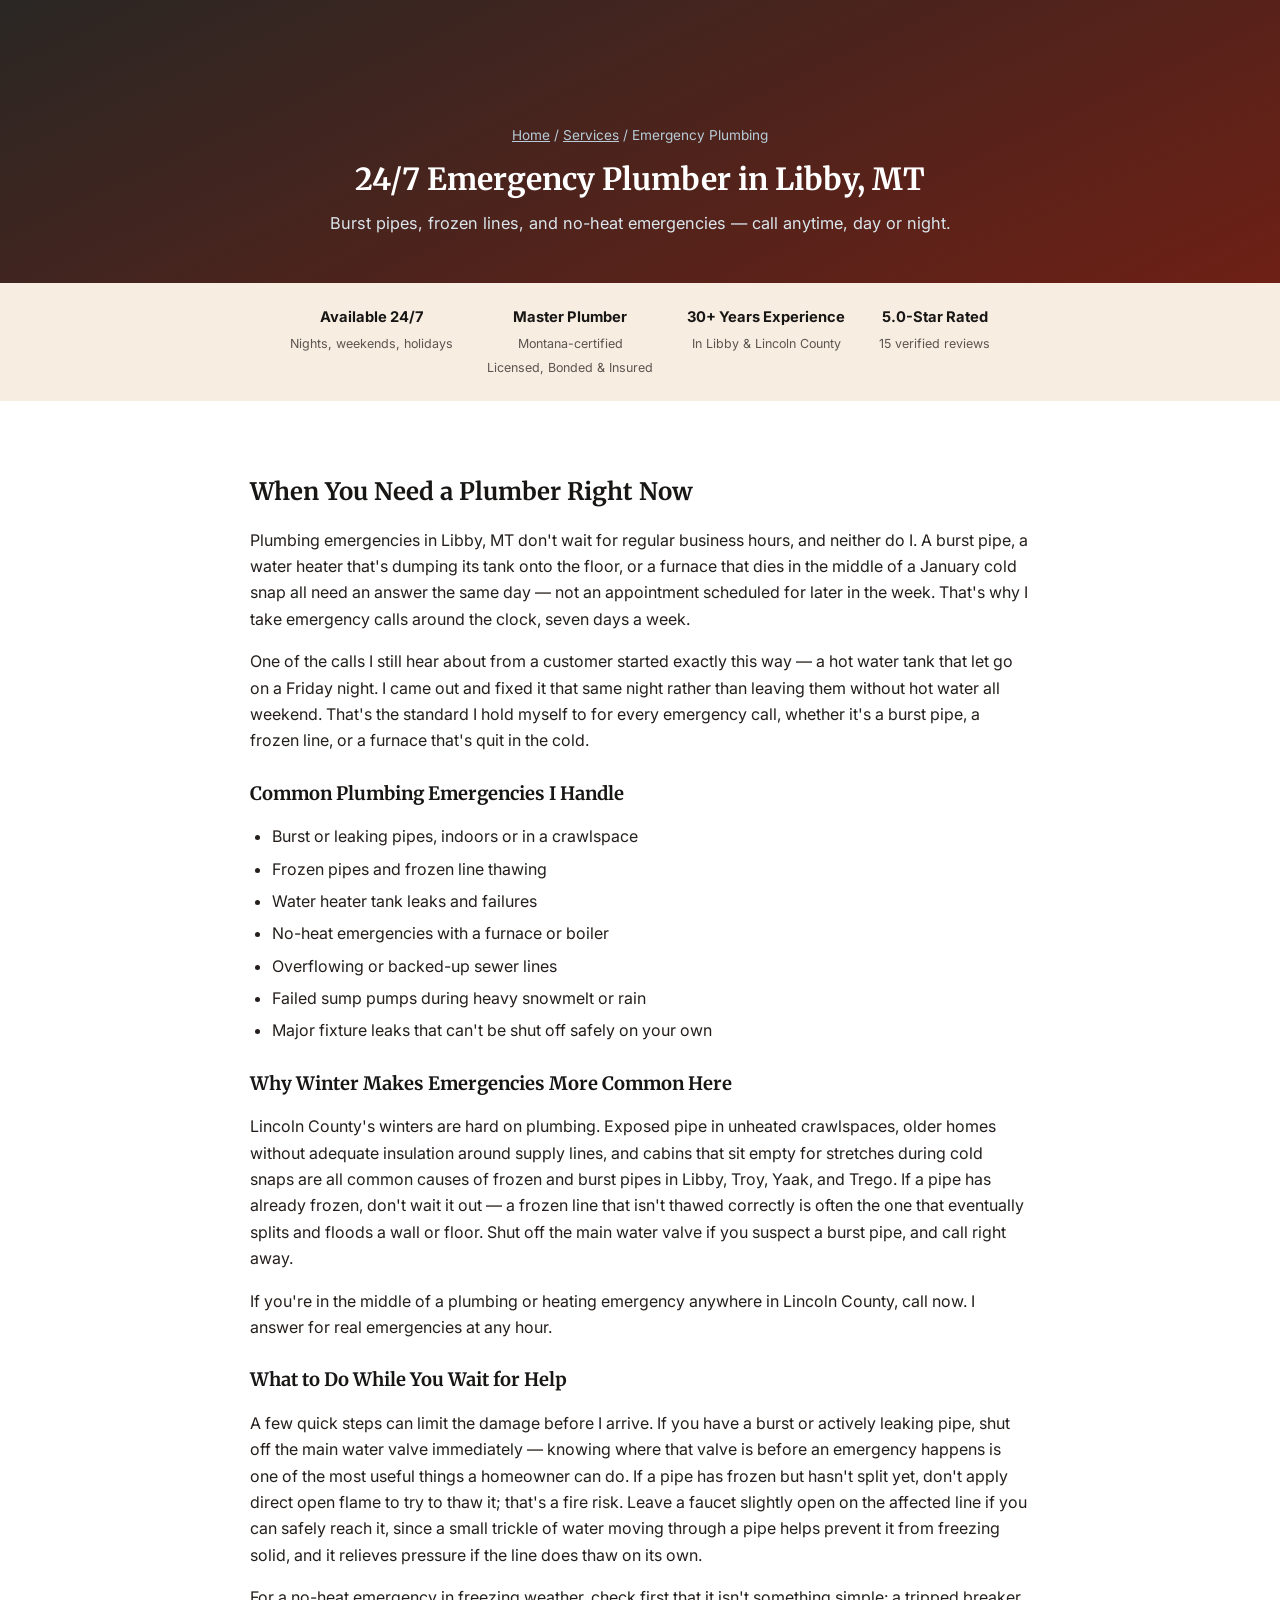
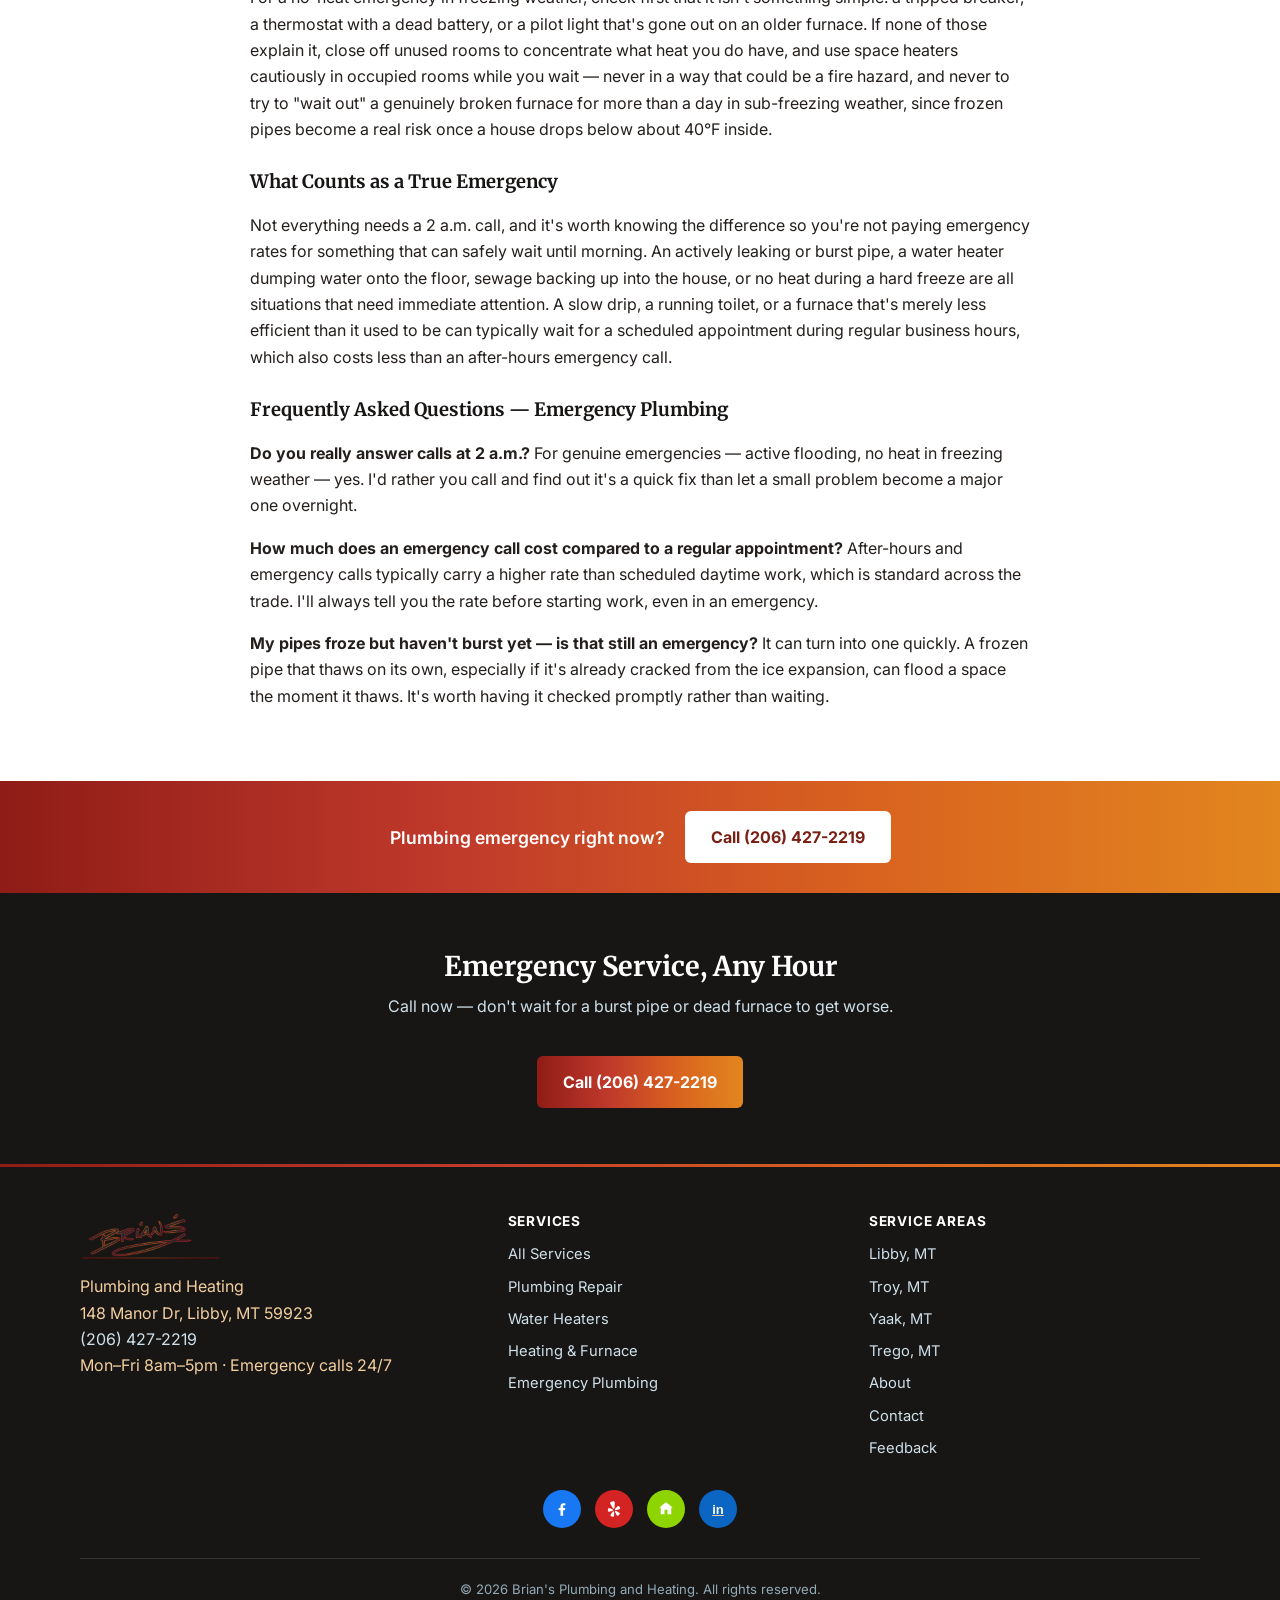
<file: emergency-plumbing.html>
<!DOCTYPE html>
<html lang="en">
<head>
<meta charset="UTF-8">
<meta name="viewport" content="width=device-width, initial-scale=1.0">

<script async src="https://www.googletagmanager.com/gtag/js?id=G-GZ6F2VEHD2"></script>
<script>
  window.dataLayer = window.dataLayer || [];
  function gtag(){dataLayer.push(arguments);}
  gtag('js', new Date());
  gtag('config', 'G-GZ6F2VEHD2');
</script>

<title>Emergency Plumber Libby, MT | Brian's Plumbing and Heating</title>
<meta name="description" content="24/7 emergency plumbing in Libby, MT — burst pipes, frozen lines, no heat &amp; water heater leaks. Licensed Master Plumber. Call (206) 427-2219.">
<link rel="canonical" href="https://briansplumbingheating.com/emergency-plumbing.html">
<link rel="preconnect" href="https://fonts.googleapis.com">
<link rel="preconnect" href="https://fonts.gstatic.com" crossorigin>
<link href="https://fonts.googleapis.com/css2?family=Inter:wght@400;500;600;700&family=Merriweather:wght@700;900&display=swap" rel="stylesheet">

<meta property="og:type" content="website">
<meta property="og:site_name" content="Brian's Plumbing and Heating">
<meta property="og:title" content="Emergency Plumber Libby, MT | Brian's Plumbing and Heating">
<meta property="og:description" content="24/7 emergency plumbing in Libby, MT — burst pipes, frozen lines, no heat &amp; water heater leaks.">
<meta property="og:url" content="https://briansplumbingheating.com/emergency-plumbing.html">
<meta property="og:image" content="https://briansplumbingheating.com/images/og-share.jpg">
<meta property="og:image:width" content="1200">
<meta property="og:image:height" content="630">
<meta property="og:image:alt" content="Brian's Plumbing and Heating logo">
<meta property="og:locale" content="en_US">

<meta name="twitter:card" content="summary_large_image">
<meta name="twitter:title" content="Emergency Plumber Libby, MT | Brian's Plumbing and Heating">
<meta name="twitter:description" content="24/7 emergency plumbing in Libby, MT — burst pipes, frozen lines, no heat &amp; water heater leaks.">
<meta name="twitter:image" content="https://briansplumbingheating.com/images/og-share.jpg">

<link rel="icon" href="/images/favicon-32.png" type="image/png" sizes="32x32">
<link rel="icon" href="/favicon.ico" sizes="48x48">
<link rel="manifest" href="/site.webmanifest">
<link rel="apple-touch-icon" href="/apple-touch-icon.png">
<script type="application/ld+json">
{
  "@context": "https://schema.org",
  "@type": "Plumber",
  "name": "Brian's Plumbing and Heating",
  "image": "https://briansplumbingheating.com/images/og-share.jpg",
  "telephone": "+1-206-427-2219",
  "logo": "https://briansplumbingheating.com/images/logo-brians.png",
  "geo": { "@type": "GeoCoordinates", "latitude": 48.3880, "longitude": -115.5556 },
  "hasMap": "https://www.google.com/maps/search/?api=1&query=148+Manor+Dr+Libby+MT+59923",
  "founder": { "@type": "Person", "name": "Brian Hoskins" },
  "sameAs": [
    "https://www.facebook.com/p/Brians-Plumbing-and-Heating-100065176592016/",
    "https://www.yelp.com/biz/brians-plumbing-and-heating-libby-2",
    "https://nextdoor.com/pages/brians-plumbing-heating-everett-wa/",
    "https://www.linkedin.com/in/brian-hoskins-47652814a/"
  ],
  "address": {
    "@type": "PostalAddress",
    "streetAddress": "148 Manor Dr",
    "addressLocality": "Libby",
    "addressRegion": "MT",
    "postalCode": "59923",
    "addressCountry": "US"
  },
  "url": "https://briansplumbingheating.com/emergency-plumbing.html",
  "description": "24/7 emergency plumbing in Libby, MT — burst pipes, frozen lines, no heat & water heater leaks. Licensed Master Plumber. Call (206) 427-2219.",
  "areaServed": [
    { "@type": "City", "name": "Libby, MT" },
    { "@type": "City", "name": "Troy, MT" },
    { "@type": "Place", "name": "Yaak, MT" },
    { "@type": "Place", "name": "Trego, MT" },
    { "@type": "AdministrativeArea", "name": "Lincoln County, MT" }
  ],
  "openingHoursSpecification": [
    {
      "@type": "OpeningHoursSpecification",
      "dayOfWeek": ["Monday","Tuesday","Wednesday","Thursday","Friday"],
      "opens": "08:00",
      "closes": "17:00"
    }
  ]
}
</script>
<link rel="stylesheet" href="css/main.css?v=20261111">
<noscript><style>header.site-header{opacity:1;transform:none;pointer-events:auto;visibility:visible}</style></noscript>
</head>
<body>
<a class="skip-link" href="#main-content">Skip to main content</a>

<header class="site-header">
  <div class="header-inner">
    <a href="/" class="brand">
      <span class="brand-lockup">
        <img class="brand-logo-brians" src="images/logo-brians.png" alt="Brian's" width="425" height="286">
        <img class="brand-logo-sub" src="images/logo-plumbing-heating.png" alt="Plumbing and Heating" width="425" height="56">
      </span>
    </a>
    <button class="nav-toggle" id="navToggle" aria-controls="mainNav" aria-label="Toggle navigation" aria-expanded="false">&#9776;</button>
    <nav class="main-nav" id="mainNav">
      <a href="services.html">Services</a>
      <a href="/#gallery">Gallery</a>
      <a href="/#service-areas">Service Areas</a>
      <a href="/#reviews">Reviews</a>
      <a href="about.html">About</a>
      <a href="contact.html">Contact</a>
      <a href="feedback.html">Feedback</a>
      <a href="tel:+12064272219" class="call-btn" onclick="trackCall('header_phone_button')">Call (206) 427-2219</a>
    </nav>
  </div>
</header>

<main id="main-content" tabindex="-1">
  <section class="page-hero">
    <div class="container">
      <div class="breadcrumb"><a href="/">Home</a> / <a href="services.html">Services</a> / Emergency Plumbing</div>
      <h1>24/7 Emergency Plumber in Libby, MT</h1>
      <p>Burst pipes, frozen lines, and no-heat emergencies — call anytime, day or night.</p>
    </div>
  </section>

  <div class="trust-bar">
    <div class="container">
      <div class="trust-item"><strong>Available 24/7</strong><span>Nights, weekends, holidays</span></div>
      <div class="trust-item"><strong>Master Plumber</strong><span>Montana-certified</span><span>Licensed, Bonded &amp; Insured</span></div>
      <div class="trust-item"><strong>30+ Years Experience</strong><span>In Libby &amp; Lincoln County</span></div>
      <div class="trust-item"><strong>5.0-Star Rated</strong><span>15 verified reviews</span></div>
    </div>
  </div>

  <section class="content-section">
    <div class="container">
      <h2>When You Need a Plumber Right Now</h2>
      <p>Plumbing emergencies in Libby, MT don't wait for regular business hours, and neither do I. A burst pipe, a water heater that's dumping its tank onto the floor, or a furnace that dies in the middle of a January cold snap all need an answer the same day — not an appointment scheduled for later in the week. That's why I take emergency calls around the clock, seven days a week.</p>
      <p>One of the calls I still hear about from a customer started exactly this way — a hot water tank that let go on a Friday night. I came out and fixed it that same night rather than leaving them without hot water all weekend. That's the standard I hold myself to for every emergency call, whether it's a burst pipe, a frozen line, or a furnace that's quit in the cold.</p>

      <h3>Common Plumbing Emergencies I Handle</h3>
      <ul>
        <li>Burst or leaking pipes, indoors or in a crawlspace</li>
        <li>Frozen pipes and frozen line thawing</li>
        <li>Water heater tank leaks and failures</li>
        <li>No-heat emergencies with a furnace or boiler</li>
        <li>Overflowing or backed-up sewer lines</li>
        <li>Failed sump pumps during heavy snowmelt or rain</li>
        <li>Major fixture leaks that can't be shut off safely on your own</li>
      </ul>

      <h3>Why Winter Makes Emergencies More Common Here</h3>
      <p>Lincoln County's winters are hard on plumbing. Exposed pipe in unheated crawlspaces, older homes without adequate insulation around supply lines, and cabins that sit empty for stretches during cold snaps are all common causes of frozen and burst pipes in Libby, Troy, Yaak, and Trego. If a pipe has already frozen, don't wait it out — a frozen line that isn't thawed correctly is often the one that eventually splits and floods a wall or floor. Shut off the main water valve if you suspect a burst pipe, and call right away.</p>
      <p>If you're in the middle of a plumbing or heating emergency anywhere in Lincoln County, call now. I answer for real emergencies at any hour.</p>

      <h3>What to Do While You Wait for Help</h3>
      <p>A few quick steps can limit the damage before I arrive. If you have a burst or actively leaking pipe, shut off the main water valve immediately — knowing where that valve is before an emergency happens is one of the most useful things a homeowner can do. If a pipe has frozen but hasn't split yet, don't apply direct open flame to try to thaw it; that's a fire risk. Leave a faucet slightly open on the affected line if you can safely reach it, since a small trickle of water moving through a pipe helps prevent it from freezing solid, and it relieves pressure if the line does thaw on its own.</p>
      <p>For a no-heat emergency in freezing weather, check first that it isn't something simple: a tripped breaker, a thermostat with a dead battery, or a pilot light that's gone out on an older furnace. If none of those explain it, close off unused rooms to concentrate what heat you do have, and use space heaters cautiously in occupied rooms while you wait — never in a way that could be a fire hazard, and never to try to "wait out" a genuinely broken furnace for more than a day in sub-freezing weather, since frozen pipes become a real risk once a house drops below about 40°F inside.</p>

      <h3>What Counts as a True Emergency</h3>
      <p>Not everything needs a 2 a.m. call, and it's worth knowing the difference so you're not paying emergency rates for something that can safely wait until morning. An actively leaking or burst pipe, a water heater dumping water onto the floor, sewage backing up into the house, or no heat during a hard freeze are all situations that need immediate attention. A slow drip, a running toilet, or a furnace that's merely less efficient than it used to be can typically wait for a scheduled appointment during regular business hours, which also costs less than an after-hours emergency call.</p>

      <h3>Frequently Asked Questions — Emergency Plumbing</h3>
      <p><strong>Do you really answer calls at 2 a.m.?</strong> For genuine emergencies — active flooding, no heat in freezing weather — yes. I'd rather you call and find out it's a quick fix than let a small problem become a major one overnight.</p>
      <p><strong>How much does an emergency call cost compared to a regular appointment?</strong> After-hours and emergency calls typically carry a higher rate than scheduled daytime work, which is standard across the trade. I'll always tell you the rate before starting work, even in an emergency.</p>
      <p><strong>My pipes froze but haven't burst yet — is that still an emergency?</strong> It can turn into one quickly. A frozen pipe that thaws on its own, especially if it's already cracked from the ice expansion, can flood a space the moment it thaws. It's worth having it checked promptly rather than waiting.</p>
    </div>
  </section>

  <section class="mini-cta">
    <div class="container">
      <p>Plumbing emergency right now?</p>
      <a href="tel:+12064272219" class="btn-primary" onclick="trackCall('service_emergency_phone_button')">Call (206) 427-2219</a>
    </div>
  </section>

  <section class="cta-section">
    <div class="container">
      <h2 class="section-title">Emergency Service, Any Hour</h2>
      <p class="section-sub">Call now — don't wait for a burst pipe or dead furnace to get worse.</p>
      <a href="tel:+12064272219" class="btn-primary">Call (206) 427-2219</a>
    </div>
  </section>
</main>

<footer class="site-footer">
  <div class="footer-inner">
    <div>
      <img class="footer-logo" src="images/logo-brians.png" alt="Brian's Plumbing and Heating" width="425" height="286">
      <div class="footer-nap">
        Plumbing and Heating<br>
        148 Manor Dr, Libby, MT 59923<br>
        <a href="tel:+12064272219">(206) 427-2219</a><br>
        Mon&ndash;Fri 8am&ndash;5pm &middot; Emergency calls 24/7
      </div>
    </div>
    <div class="footer-col">
      <h4>Services</h4>
      <nav class="footer-sitemap" aria-label="Service links">
        <a href="services.html">All Services</a>
        <a href="plumbing-repair-installation.html">Plumbing Repair</a>
        <a href="water-heater-services.html">Water Heaters</a>
        <a href="heating-furnace-services.html">Heating &amp; Furnace</a>
        <a href="emergency-plumbing.html">Emergency Plumbing</a>
      </nav>
    </div>
    <div class="footer-col">
      <h4>Service Areas</h4>
      <nav class="footer-sitemap" aria-label="Location links">
        <a href="/">Libby, MT</a>
        <a href="plumber-troy-mt.html">Troy, MT</a>
        <a href="plumber-yaak-mt.html">Yaak, MT</a>
        <a href="plumber-trego-mt.html">Trego, MT</a>
        <a href="about.html">About</a>
        <a href="contact.html">Contact</a>
        <a href="feedback.html">Feedback</a>
      </nav>
    </div>
  </div>

  <div class="social-icons">
    <a href="https://www.facebook.com/p/Brians-Plumbing-and-Heating-100065176592016/" target="_blank" rel="noopener" class="icon-fb" aria-label="Brian's Plumbing on Facebook" onclick="trackOutbound('footer_facebook')">
      <svg viewBox="0 0 24 24"><path d="M13.5 21v-7.5h2.5l.4-3H13.5V8.5c0-.9.25-1.5 1.55-1.5H16.5V4.3C16.2 4.26 15.2 4.2 14 4.2c-2.4 0-4 1.46-4 4.15V10.5H7.5v3H10V21h3.5z"/></svg>
    </a>
    <a href="https://www.yelp.com/biz/brians-plumbing-and-heating-libby-2" target="_blank" rel="noopener" class="icon-yelp" aria-label="Brian's Plumbing on Yelp" onclick="trackOutbound('footer_yelp')">
      <svg viewBox="0 0 24 24"><path d="M10.84 4.31L11.06 4.26L11.45 4.27L12.33 4.59L12.45 4.70L12.55 4.85L12.75 5.66L12.75 6.99L12.68 7.37L12.61 8.36L12.50 10.89L12.31 11.39L12.04 11.61L11.82 11.73L11.43 11.83L10.90 11.37L10.11 10.07L9.88 9.57L9.47 8.81L9.14 8.30L8.92 7.86L8.63 7.45L8.47 6.96L8.27 6.55L8.16 6.05L8.17 5.73L8.23 5.56L8.49 5.24L8.83 4.95L9.19 4.73L9.40 4.64L10.06 4.45L10.56 4.41ZM15.72 9.13L15.90 9.01L16.22 8.92L16.44 8.90L16.64 8.94L16.81 9.03L17.29 9.54L17.46 9.79L17.81 10.45L18.13 11.22L18.15 11.44L18.03 11.83L17.58 12.17L17.24 12.32L16.77 12.46L15.90 12.61L15.12 12.88L14.46 12.97L13.63 13.15L13.26 12.96L13.07 12.79L12.98 12.54L12.96 12.32L12.98 12.10L13.10 11.77ZM6.37 11.30L6.55 11.20L6.75 11.15L7.19 11.14L7.52 11.19L7.91 11.30L8.41 11.55L9.23 11.82L9.62 11.98L10.22 12.17L11.03 12.63L11.15 12.98L11.11 13.27L10.94 13.55L10.59 13.80L9.40 14.20L8.63 14.32L7.84 14.57L7.41 14.66L6.75 14.67L6.42 14.59L6.15 14.47L5.92 13.86L5.85 13.42L5.96 11.89L6.03 11.70L6.18 11.45ZM13.19 14.02L13.47 13.89L13.69 13.83L13.91 13.85L14.08 13.90L14.49 14.18L14.96 14.34L15.37 14.63L15.87 14.85L16.68 15.40L17.08 15.55L17.24 15.64L17.69 16.16L17.74 16.30L17.77 16.50L17.75 16.72L17.59 17.11L17.25 17.60L16.71 18.13L16.27 18.43L15.89 18.63L15.67 18.69L15.45 18.70L15.23 18.61L14.95 18.43L14.51 17.88L14.07 17.11L13.07 15.07L12.98 14.74L12.96 14.52L13.03 14.30ZM11.24 14.41L11.47 14.35L11.82 14.52L12.03 14.77L12.11 14.97L12.16 15.84L12.09 17.16L12.06 18.70L12.03 18.92L11.87 19.31L11.60 19.53L11.38 19.66L10.99 19.75L10.60 19.63L10.17 19.59L9.84 19.51L9.58 19.40L9.24 19.18L8.80 18.95L8.70 18.86L8.53 18.59L8.49 18.48L8.47 18.26L8.70 17.55L9.01 17.07L9.42 16.59L9.91 15.86L10.58 14.96L10.99 14.56Z"/></svg>
    </a>
    <a href="https://nextdoor.com/pages/brians-plumbing-heating-everett-wa/" target="_blank" rel="noopener" class="icon-nextdoor" aria-label="Brian's Plumbing on Nextdoor" onclick="trackOutbound('footer_nextdoor')">
      <svg viewBox="0 0 24 24"><path d="M12 3 3 10h2v9h5v-6h4v6h5v-9h2z"/></svg>
    </a>
    <a href="https://www.linkedin.com/in/brian-hoskins-47652814a/" target="_blank" rel="noopener" class="icon-linkedin" aria-label="Brian Hoskins on LinkedIn" onclick="trackOutbound('footer_linkedin')">
      <span>in</span>
    </a>
  </div>
  <div class="footer-bottom">
    &copy; <span id="year"></span> Brian's Plumbing and Heating. All rights reserved.
  </div>
</footer>

<script src="js/main.js?v=20261111"></script>
</body>
</html>
</file>
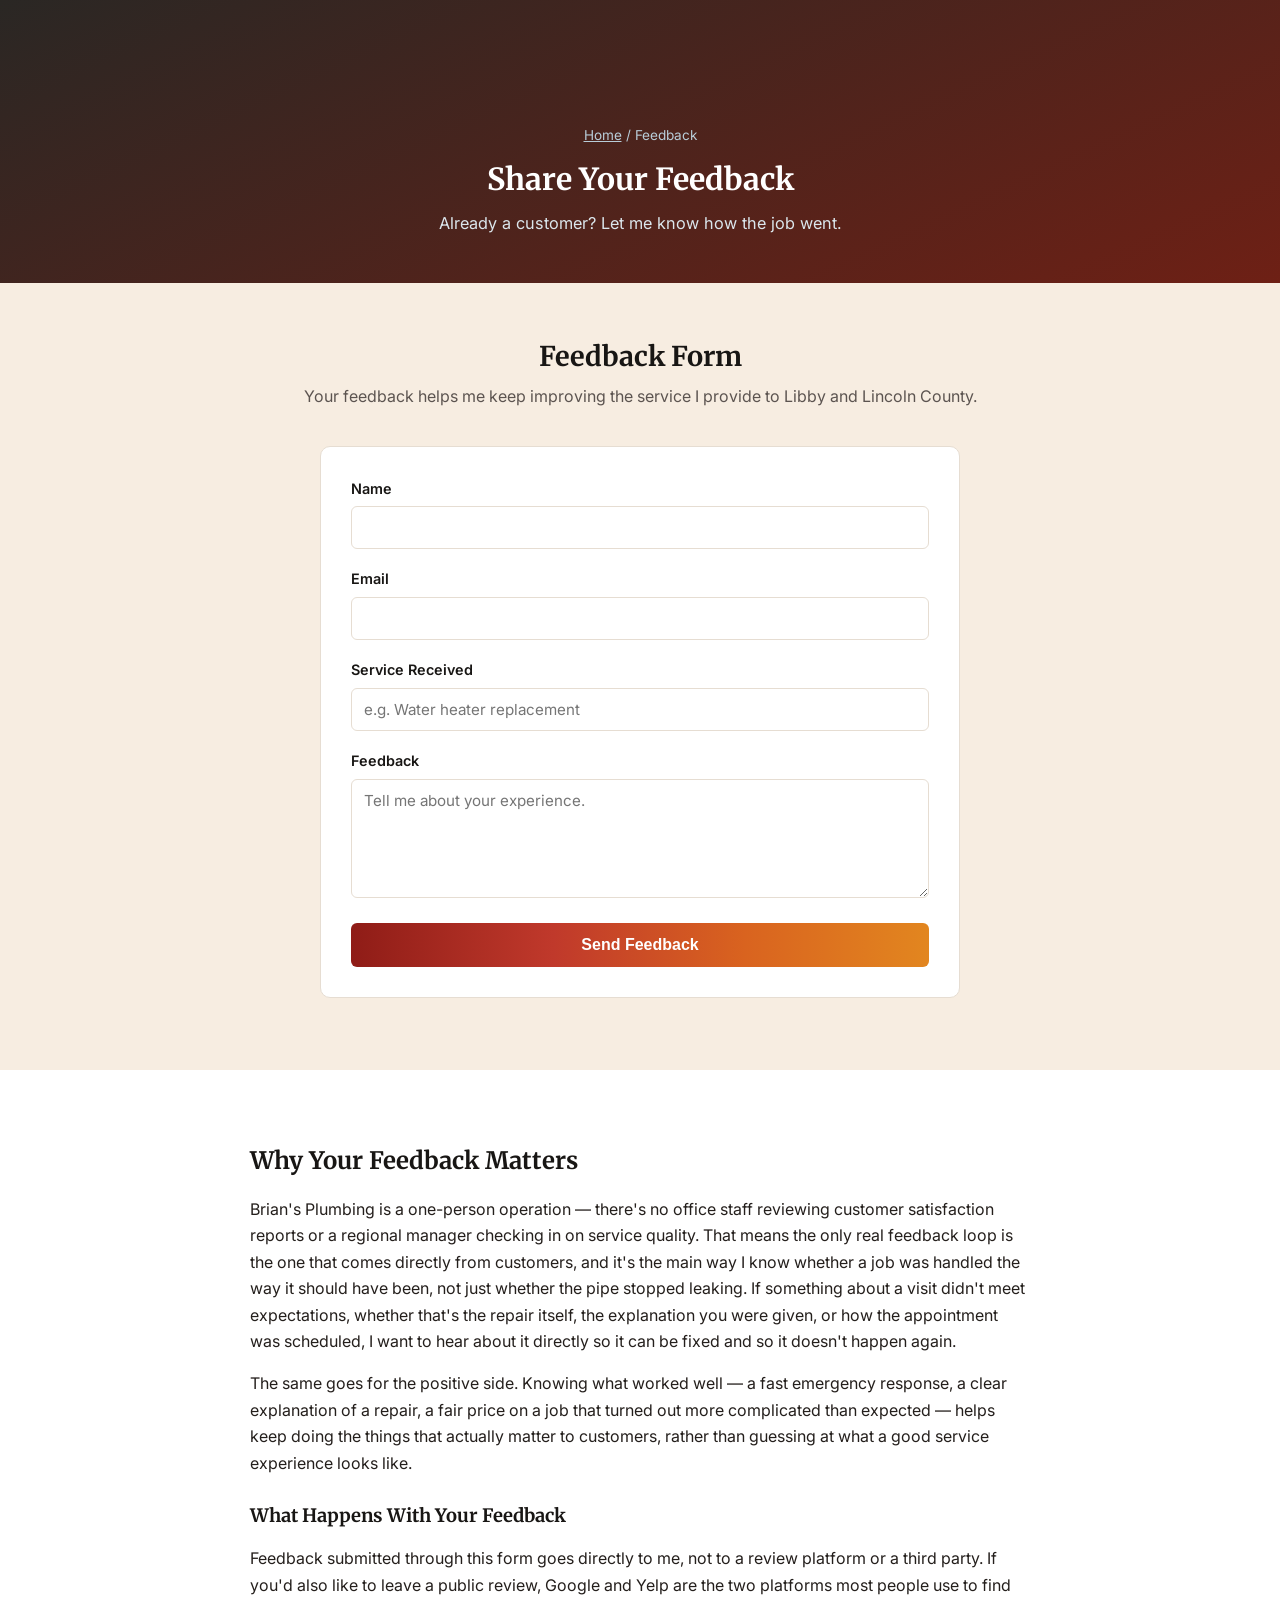
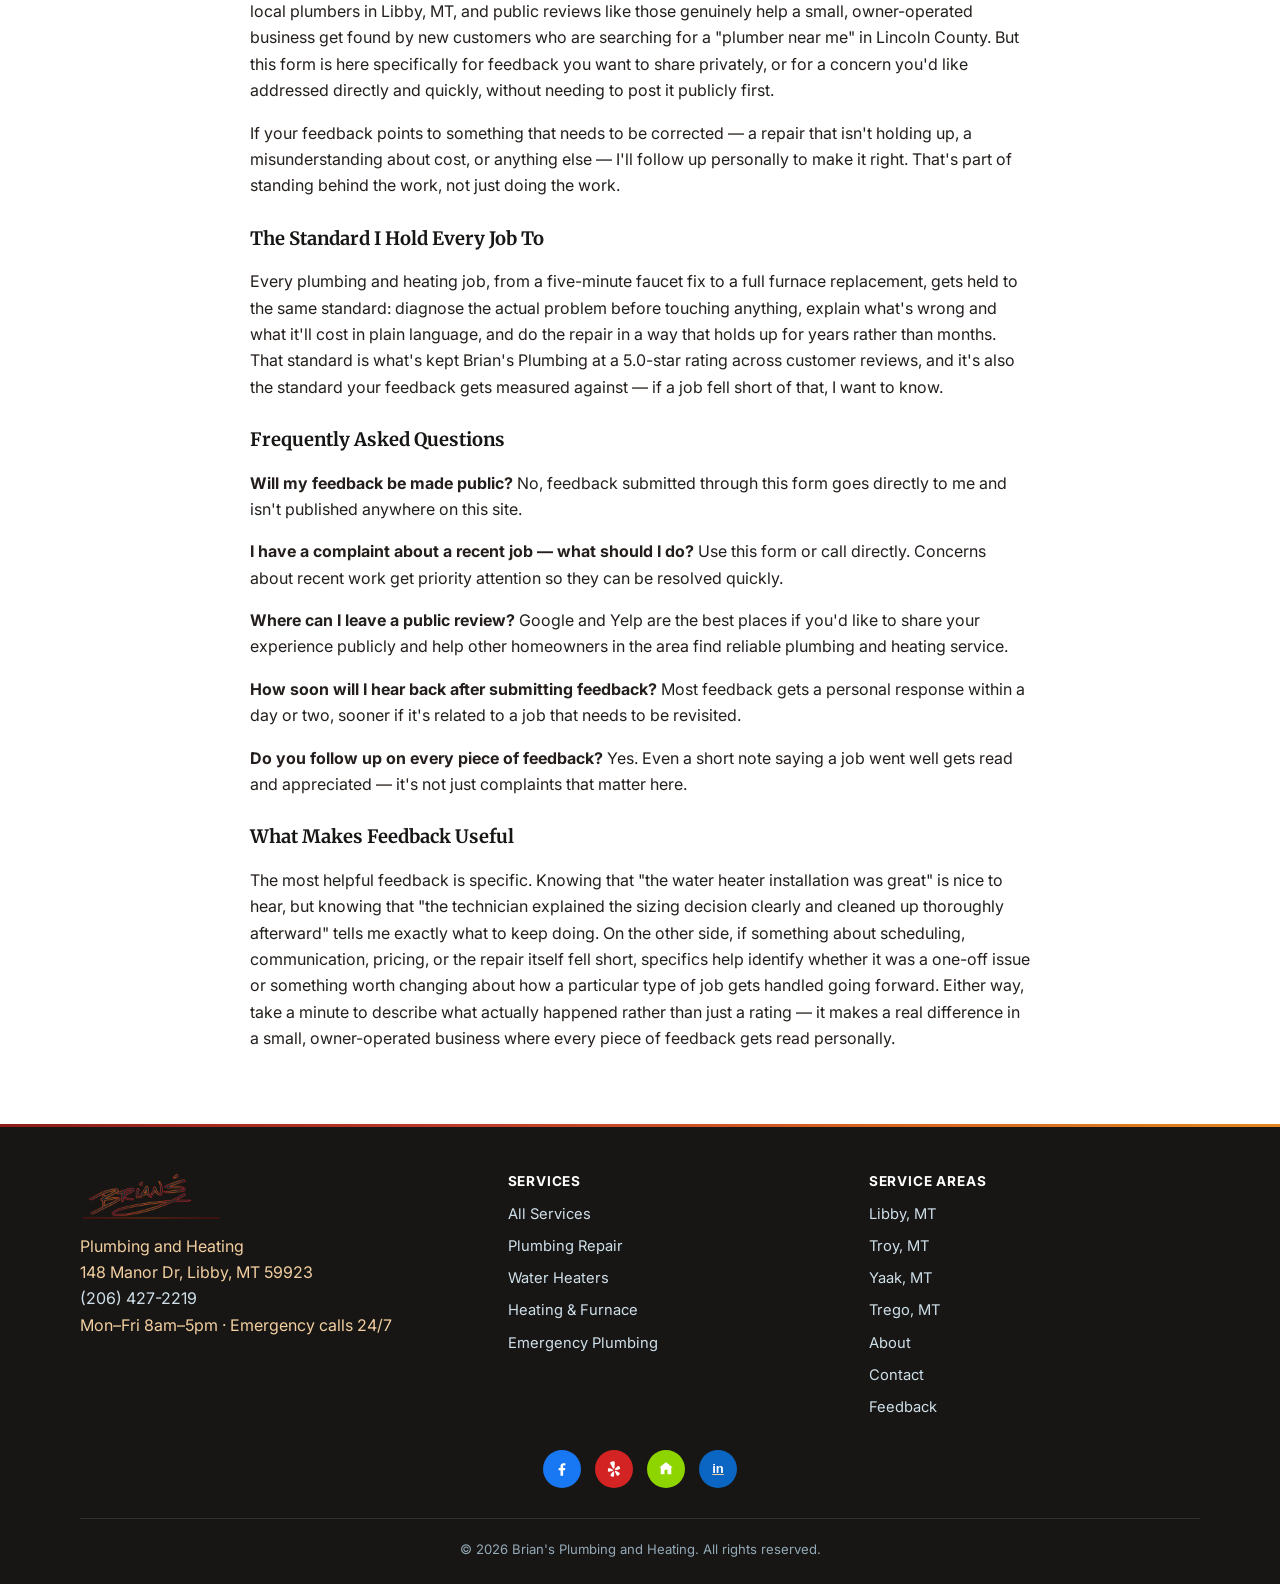
<file: feedback.html>
<!DOCTYPE html>
<html lang="en">
<head>
<meta charset="UTF-8">
<meta name="viewport" content="width=device-width, initial-scale=1.0">

<script async src="https://www.googletagmanager.com/gtag/js?id=G-GZ6F2VEHD2"></script>
<script>
  window.dataLayer = window.dataLayer || [];
  function gtag(){dataLayer.push(arguments);}
  gtag('js', new Date());
  gtag('config', 'G-GZ6F2VEHD2');
</script>

<title>Feedback | Brian's Plumbing and Heating, Libby, MT</title>
<meta name="description" content="Share feedback about your service experience with Brian's Plumbing and Heating in Libby, MT.">
<link rel="canonical" href="https://briansplumbingheating.com/feedback.html">
<link rel="preconnect" href="https://fonts.googleapis.com">
<link rel="preconnect" href="https://fonts.gstatic.com" crossorigin>
<link href="https://fonts.googleapis.com/css2?family=Inter:wght@400;500;600;700&family=Merriweather:wght@700;900&display=swap" rel="stylesheet">

<meta property="og:type" content="website">
<meta property="og:site_name" content="Brian's Plumbing and Heating">
<meta property="og:title" content="Feedback | Brian's Plumbing and Heating, Libby, MT">
<meta property="og:description" content="Share feedback about your service experience with Brian's Plumbing.">
<meta property="og:url" content="https://briansplumbingheating.com/feedback.html">
<meta property="og:image" content="https://briansplumbingheating.com/images/og-share.jpg">
<meta property="og:image:width" content="1200">
<meta property="og:image:height" content="630">
<meta property="og:image:alt" content="Brian's Plumbing and Heating logo">
<meta property="og:locale" content="en_US">

<meta name="twitter:card" content="summary_large_image">
<meta name="twitter:title" content="Feedback | Brian's Plumbing and Heating, Libby, MT">
<meta name="twitter:description" content="Share feedback about your service experience with Brian's Plumbing.">
<meta name="twitter:image" content="https://briansplumbingheating.com/images/og-share.jpg">

<link rel="icon" href="/images/favicon-32.png" type="image/png" sizes="32x32">
<link rel="icon" href="/favicon.ico" sizes="48x48">
<link rel="manifest" href="/site.webmanifest">
<link rel="apple-touch-icon" href="/apple-touch-icon.png">
<meta name="robots" content="noindex">
<script type="application/ld+json">
{
  "@context": "https://schema.org",
  "@type": "Plumber",
  "name": "Brian's Plumbing and Heating",
  "image": "https://briansplumbingheating.com/images/og-share.jpg",
  "telephone": "+1-206-427-2219",
  "logo": "https://briansplumbingheating.com/images/logo-brians.png",
  "geo": { "@type": "GeoCoordinates", "latitude": 48.3880, "longitude": -115.5556 },
  "hasMap": "https://www.google.com/maps/search/?api=1&query=148+Manor+Dr+Libby+MT+59923",
  "founder": { "@type": "Person", "name": "Brian Hoskins" },
  "sameAs": [
    "https://www.facebook.com/p/Brians-Plumbing-and-Heating-100065176592016/",
    "https://www.yelp.com/biz/brians-plumbing-and-heating-libby-2",
    "https://nextdoor.com/pages/brians-plumbing-heating-everett-wa/",
    "https://www.linkedin.com/in/brian-hoskins-47652814a/"
  ],
  "address": {
    "@type": "PostalAddress",
    "streetAddress": "148 Manor Dr",
    "addressLocality": "Libby",
    "addressRegion": "MT",
    "postalCode": "59923",
    "addressCountry": "US"
  },
  "url": "https://briansplumbingheating.com/feedback.html",
  "description": "Share feedback about your service experience with Brian's Plumbing and Heating in Libby, MT.",
  "areaServed": [
    { "@type": "City", "name": "Libby, MT" },
    { "@type": "City", "name": "Troy, MT" },
    { "@type": "Place", "name": "Yaak, MT" },
    { "@type": "Place", "name": "Trego, MT" },
    { "@type": "AdministrativeArea", "name": "Lincoln County, MT" }
  ],
  "openingHoursSpecification": [
    {
      "@type": "OpeningHoursSpecification",
      "dayOfWeek": ["Monday","Tuesday","Wednesday","Thursday","Friday"],
      "opens": "08:00",
      "closes": "17:00"
    }
  ]
}
</script>
<link rel="stylesheet" href="css/main.css?v=20261111">
<noscript><style>header.site-header{opacity:1;transform:none;pointer-events:auto;visibility:visible}</style></noscript>
</head>
<body>
<a class="skip-link" href="#main-content">Skip to main content</a>

<header class="site-header">
  <div class="header-inner">
    <a href="/" class="brand">
      <span class="brand-lockup">
        <img class="brand-logo-brians" src="images/logo-brians.png" alt="Brian's" width="425" height="286">
        <img class="brand-logo-sub" src="images/logo-plumbing-heating.png" alt="Plumbing and Heating" width="425" height="56">
      </span>
    </a>
    <button class="nav-toggle" id="navToggle" aria-controls="mainNav" aria-label="Toggle navigation" aria-expanded="false">&#9776;</button>
    <nav class="main-nav" id="mainNav">
      <a href="services.html">Services</a>
      <a href="/#gallery">Gallery</a>
      <a href="/#service-areas">Service Areas</a>
      <a href="/#reviews">Reviews</a>
      <a href="about.html">About</a>
      <a href="contact.html">Contact</a>
      <a href="feedback.html">Feedback</a>
      <a href="tel:+12064272219" class="call-btn" onclick="trackCall('header_phone_button')">Call (206) 427-2219</a>
    </nav>
  </div>
</header>

<main id="main-content" tabindex="-1">
  <section class="page-hero">
    <div class="container">
      <div class="breadcrumb"><a href="/">Home</a> / Feedback</div>
      <h1>Share Your Feedback</h1>
      <p>Already a customer? Let me know how the job went.</p>
    </div>
  </section>

  <!-- Hidden static form so Netlify's build bot detects every "feedback" field -->
  <form name="feedback" data-netlify="true" data-netlify-honeypot="bot-field" hidden>
    <input type="text" name="name" />
    <input type="email" name="email" />
    <input type="text" name="service" />
    <textarea name="message"></textarea>
  </form>

  <section class="contact-form-section">
    <div class="container">
      <h2 class="section-title">Feedback Form</h2>
      <p class="section-sub">Your feedback helps me keep improving the service I provide to Libby and Lincoln County.</p>
      <form class="contact-form" name="feedback" method="POST" action="/thank-you.html" data-netlify="true" data-netlify-honeypot="bot-field" id="feedbackFormEl">
        <input type="hidden" name="form-name" value="feedback">
        <p class="hidden-field" aria-hidden="true">
          <label>Don't fill this out if you're human: <input name="bot-field" tabindex="-1" autocomplete="off"></label>
        </p>
        <div class="form-group">
          <label for="feedback-name">Name</label>
          <input type="text" id="feedback-name" name="name" required>
        </div>
        <div class="form-group">
          <label for="feedback-email">Email</label>
          <input type="email" id="feedback-email" name="email">
        </div>
        <div class="form-group">
          <label for="feedback-service">Service Received</label>
          <input type="text" id="feedback-service" name="service" placeholder="e.g. Water heater replacement">
        </div>
        <div class="form-group">
          <label for="feedback-message">Feedback</label>
          <textarea id="feedback-message" name="message" rows="5" placeholder="Tell me about your experience." required></textarea>
        </div>
        <button type="submit" class="btn-primary">Send Feedback</button>
      </form>
      <p class="form-status" id="feedbackFormStatus" role="status" aria-live="polite"></p>
    </div>
  </section>

  <section class="content-section">
    <div class="container">
      <h2>Why Your Feedback Matters</h2>
      <p>Brian's Plumbing is a one-person operation — there's no office staff reviewing customer satisfaction reports or a regional manager checking in on service quality. That means the only real feedback loop is the one that comes directly from customers, and it's the main way I know whether a job was handled the way it should have been, not just whether the pipe stopped leaking. If something about a visit didn't meet expectations, whether that's the repair itself, the explanation you were given, or how the appointment was scheduled, I want to hear about it directly so it can be fixed and so it doesn't happen again.</p>
      <p>The same goes for the positive side. Knowing what worked well — a fast emergency response, a clear explanation of a repair, a fair price on a job that turned out more complicated than expected — helps keep doing the things that actually matter to customers, rather than guessing at what a good service experience looks like.</p>

      <h3>What Happens With Your Feedback</h3>
      <p>Feedback submitted through this form goes directly to me, not to a review platform or a third party. If you'd also like to leave a public review, Google and Yelp are the two platforms most people use to find local plumbers in Libby, MT, and public reviews like those genuinely help a small, owner-operated business get found by new customers who are searching for a "plumber near me" in Lincoln County. But this form is here specifically for feedback you want to share privately, or for a concern you'd like addressed directly and quickly, without needing to post it publicly first.</p>
      <p>If your feedback points to something that needs to be corrected — a repair that isn't holding up, a misunderstanding about cost, or anything else — I'll follow up personally to make it right. That's part of standing behind the work, not just doing the work.</p>

      <h3>The Standard I Hold Every Job To</h3>
      <p>Every plumbing and heating job, from a five-minute faucet fix to a full furnace replacement, gets held to the same standard: diagnose the actual problem before touching anything, explain what's wrong and what it'll cost in plain language, and do the repair in a way that holds up for years rather than months. That standard is what's kept Brian's Plumbing at a 5.0-star rating across customer reviews, and it's also the standard your feedback gets measured against — if a job fell short of that, I want to know.</p>

      <h3>Frequently Asked Questions</h3>
      <p><strong>Will my feedback be made public?</strong> No, feedback submitted through this form goes directly to me and isn't published anywhere on this site.</p>
      <p><strong>I have a complaint about a recent job — what should I do?</strong> Use this form or call directly. Concerns about recent work get priority attention so they can be resolved quickly.</p>
      <p><strong>Where can I leave a public review?</strong> Google and Yelp are the best places if you'd like to share your experience publicly and help other homeowners in the area find reliable plumbing and heating service.</p>
      <p><strong>How soon will I hear back after submitting feedback?</strong> Most feedback gets a personal response within a day or two, sooner if it's related to a job that needs to be revisited.</p>
      <p><strong>Do you follow up on every piece of feedback?</strong> Yes. Even a short note saying a job went well gets read and appreciated — it's not just complaints that matter here.</p>

      <h3>What Makes Feedback Useful</h3>
      <p>The most helpful feedback is specific. Knowing that "the water heater installation was great" is nice to hear, but knowing that "the technician explained the sizing decision clearly and cleaned up thoroughly afterward" tells me exactly what to keep doing. On the other side, if something about scheduling, communication, pricing, or the repair itself fell short, specifics help identify whether it was a one-off issue or something worth changing about how a particular type of job gets handled going forward. Either way, take a minute to describe what actually happened rather than just a rating — it makes a real difference in a small, owner-operated business where every piece of feedback gets read personally.</p>
    </div>
  </section>
</main>

<footer class="site-footer">
  <div class="footer-inner">
    <div>
      <img class="footer-logo" src="images/logo-brians.png" alt="Brian's Plumbing and Heating" width="425" height="286">
      <div class="footer-nap">
        Plumbing and Heating<br>
        148 Manor Dr, Libby, MT 59923<br>
        <a href="tel:+12064272219">(206) 427-2219</a><br>
        Mon&ndash;Fri 8am&ndash;5pm &middot; Emergency calls 24/7
      </div>
    </div>
    <div class="footer-col">
      <h4>Services</h4>
      <nav class="footer-sitemap" aria-label="Service links">
        <a href="services.html">All Services</a>
        <a href="plumbing-repair-installation.html">Plumbing Repair</a>
        <a href="water-heater-services.html">Water Heaters</a>
        <a href="heating-furnace-services.html">Heating &amp; Furnace</a>
        <a href="emergency-plumbing.html">Emergency Plumbing</a>
      </nav>
    </div>
    <div class="footer-col">
      <h4>Service Areas</h4>
      <nav class="footer-sitemap" aria-label="Location links">
        <a href="/">Libby, MT</a>
        <a href="plumber-troy-mt.html">Troy, MT</a>
        <a href="plumber-yaak-mt.html">Yaak, MT</a>
        <a href="plumber-trego-mt.html">Trego, MT</a>
        <a href="about.html">About</a>
        <a href="contact.html">Contact</a>
        <a href="feedback.html">Feedback</a>
      </nav>
    </div>
  </div>

  <div class="social-icons">
    <a href="https://www.facebook.com/p/Brians-Plumbing-and-Heating-100065176592016/" target="_blank" rel="noopener" class="icon-fb" aria-label="Brian's Plumbing on Facebook" onclick="trackOutbound('footer_facebook')">
      <svg viewBox="0 0 24 24"><path d="M13.5 21v-7.5h2.5l.4-3H13.5V8.5c0-.9.25-1.5 1.55-1.5H16.5V4.3C16.2 4.26 15.2 4.2 14 4.2c-2.4 0-4 1.46-4 4.15V10.5H7.5v3H10V21h3.5z"/></svg>
    </a>
    <a href="https://www.yelp.com/biz/brians-plumbing-and-heating-libby-2" target="_blank" rel="noopener" class="icon-yelp" aria-label="Brian's Plumbing on Yelp" onclick="trackOutbound('footer_yelp')">
      <svg viewBox="0 0 24 24"><path d="M10.84 4.31L11.06 4.26L11.45 4.27L12.33 4.59L12.45 4.70L12.55 4.85L12.75 5.66L12.75 6.99L12.68 7.37L12.61 8.36L12.50 10.89L12.31 11.39L12.04 11.61L11.82 11.73L11.43 11.83L10.90 11.37L10.11 10.07L9.88 9.57L9.47 8.81L9.14 8.30L8.92 7.86L8.63 7.45L8.47 6.96L8.27 6.55L8.16 6.05L8.17 5.73L8.23 5.56L8.49 5.24L8.83 4.95L9.19 4.73L9.40 4.64L10.06 4.45L10.56 4.41ZM15.72 9.13L15.90 9.01L16.22 8.92L16.44 8.90L16.64 8.94L16.81 9.03L17.29 9.54L17.46 9.79L17.81 10.45L18.13 11.22L18.15 11.44L18.03 11.83L17.58 12.17L17.24 12.32L16.77 12.46L15.90 12.61L15.12 12.88L14.46 12.97L13.63 13.15L13.26 12.96L13.07 12.79L12.98 12.54L12.96 12.32L12.98 12.10L13.10 11.77ZM6.37 11.30L6.55 11.20L6.75 11.15L7.19 11.14L7.52 11.19L7.91 11.30L8.41 11.55L9.23 11.82L9.62 11.98L10.22 12.17L11.03 12.63L11.15 12.98L11.11 13.27L10.94 13.55L10.59 13.80L9.40 14.20L8.63 14.32L7.84 14.57L7.41 14.66L6.75 14.67L6.42 14.59L6.15 14.47L5.92 13.86L5.85 13.42L5.96 11.89L6.03 11.70L6.18 11.45ZM13.19 14.02L13.47 13.89L13.69 13.83L13.91 13.85L14.08 13.90L14.49 14.18L14.96 14.34L15.37 14.63L15.87 14.85L16.68 15.40L17.08 15.55L17.24 15.64L17.69 16.16L17.74 16.30L17.77 16.50L17.75 16.72L17.59 17.11L17.25 17.60L16.71 18.13L16.27 18.43L15.89 18.63L15.67 18.69L15.45 18.70L15.23 18.61L14.95 18.43L14.51 17.88L14.07 17.11L13.07 15.07L12.98 14.74L12.96 14.52L13.03 14.30ZM11.24 14.41L11.47 14.35L11.82 14.52L12.03 14.77L12.11 14.97L12.16 15.84L12.09 17.16L12.06 18.70L12.03 18.92L11.87 19.31L11.60 19.53L11.38 19.66L10.99 19.75L10.60 19.63L10.17 19.59L9.84 19.51L9.58 19.40L9.24 19.18L8.80 18.95L8.70 18.86L8.53 18.59L8.49 18.48L8.47 18.26L8.70 17.55L9.01 17.07L9.42 16.59L9.91 15.86L10.58 14.96L10.99 14.56Z"/></svg>
    </a>
    <a href="https://nextdoor.com/pages/brians-plumbing-heating-everett-wa/" target="_blank" rel="noopener" class="icon-nextdoor" aria-label="Brian's Plumbing on Nextdoor" onclick="trackOutbound('footer_nextdoor')">
      <svg viewBox="0 0 24 24"><path d="M12 3 3 10h2v9h5v-6h4v6h5v-9h2z"/></svg>
    </a>
    <a href="https://www.linkedin.com/in/brian-hoskins-47652814a/" target="_blank" rel="noopener" class="icon-linkedin" aria-label="Brian Hoskins on LinkedIn" onclick="trackOutbound('footer_linkedin')">
      <span>in</span>
    </a>
  </div>
  <div class="footer-bottom">
    &copy; <span id="year"></span> Brian's Plumbing and Heating. All rights reserved.
  </div>
</footer>

<script src="js/main.js?v=20261111"></script>
</body>
</html>
</file>
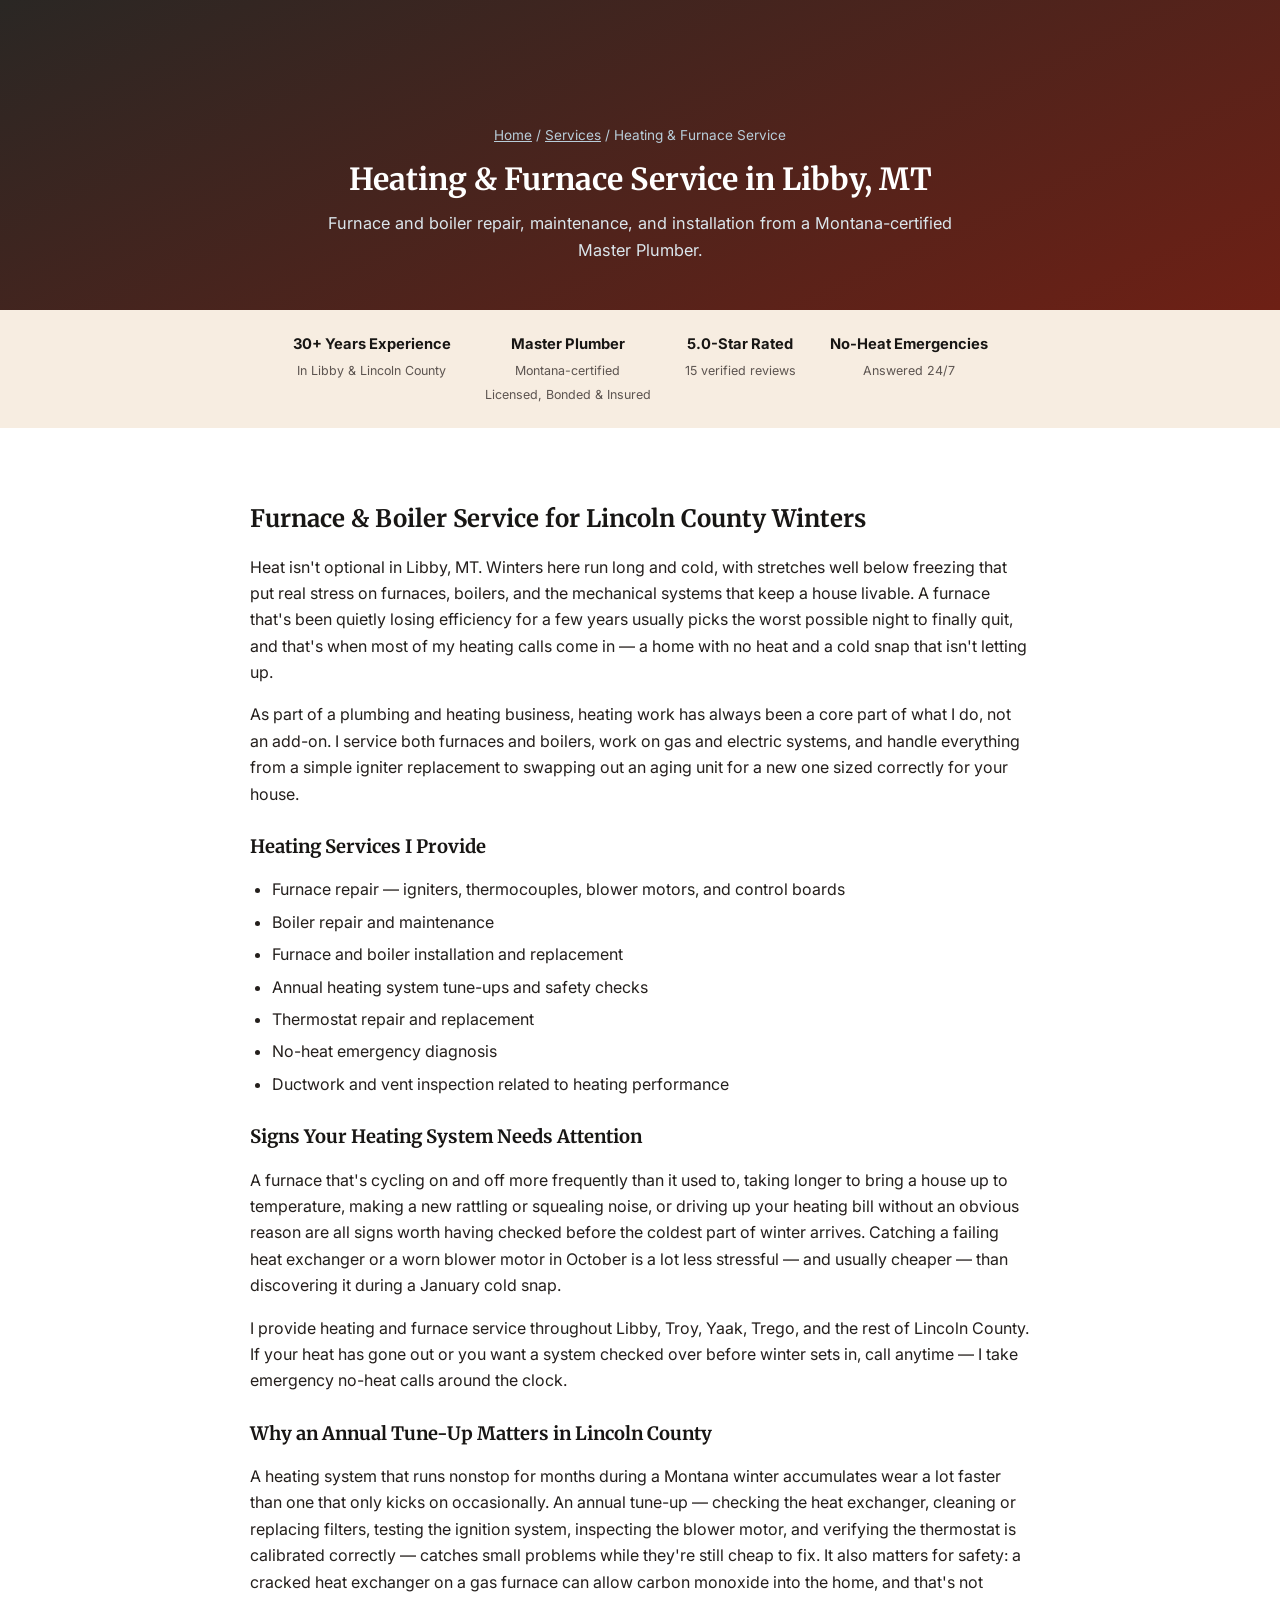
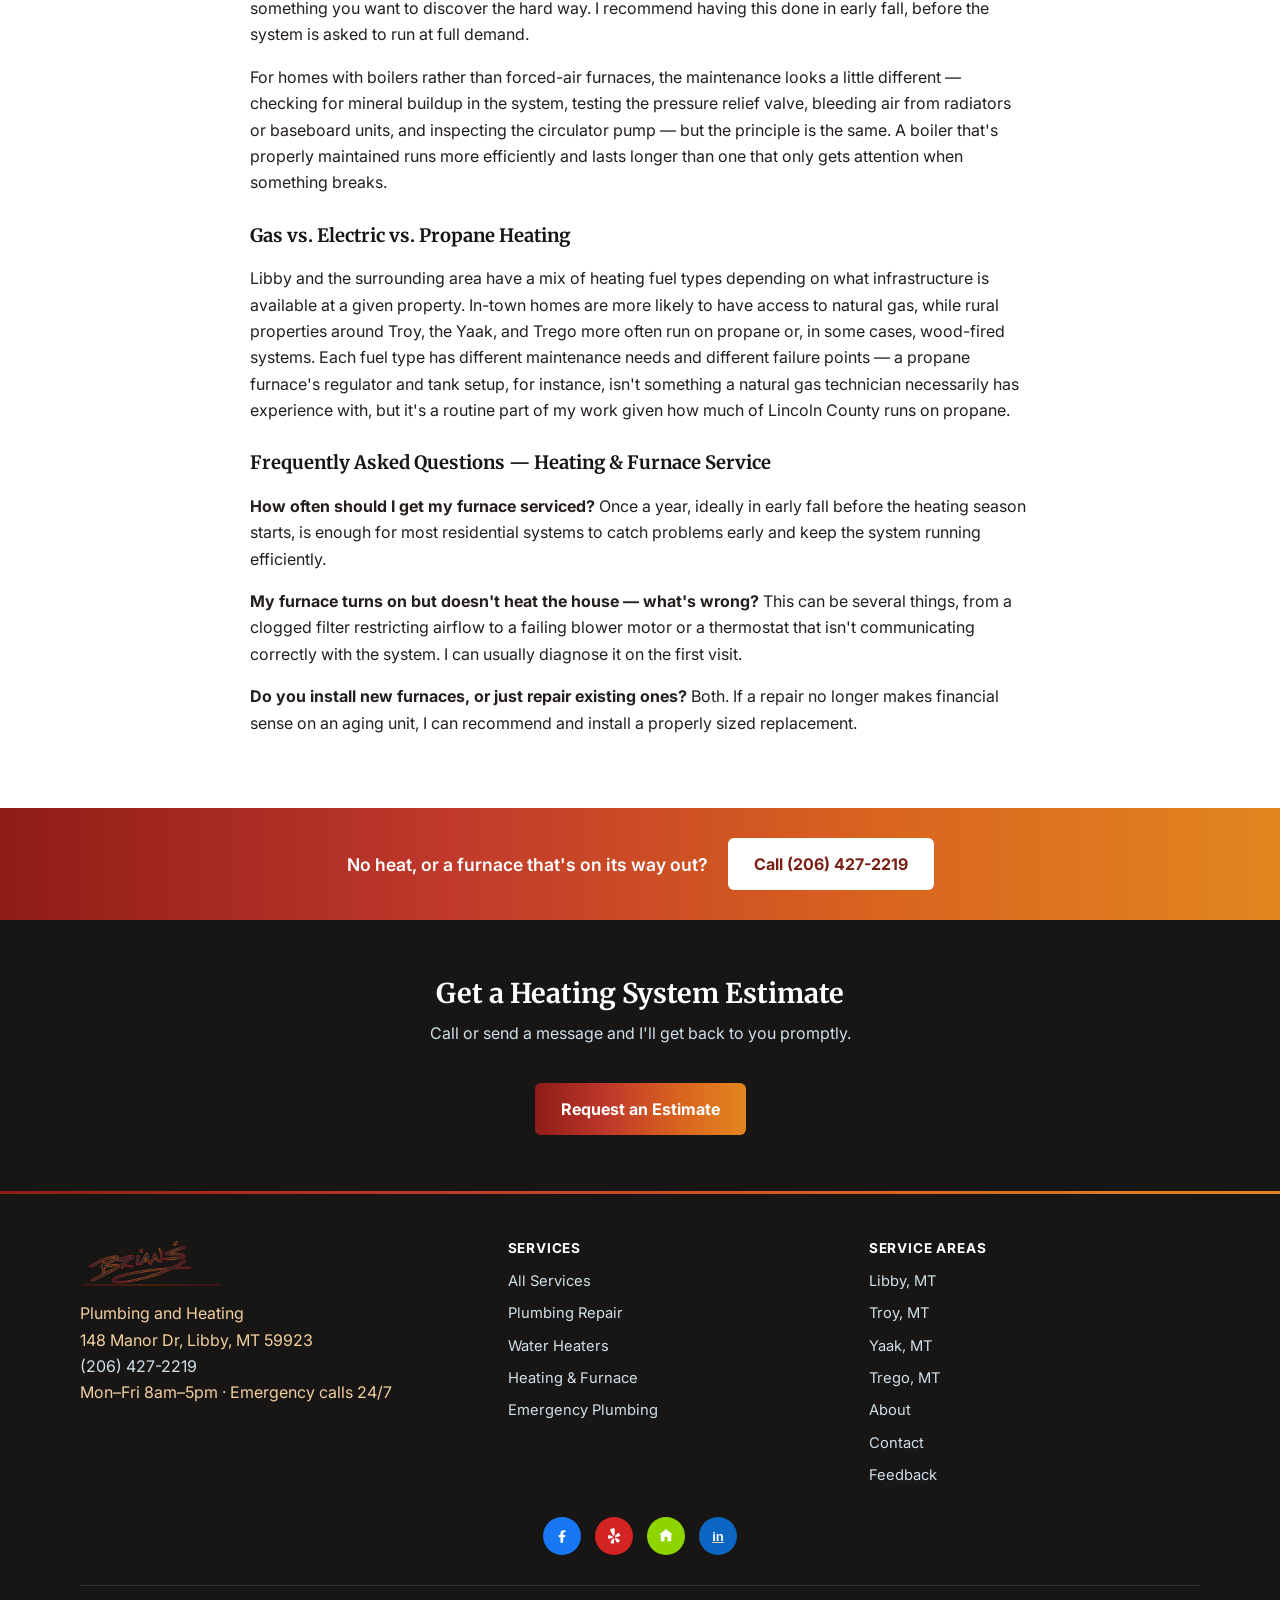
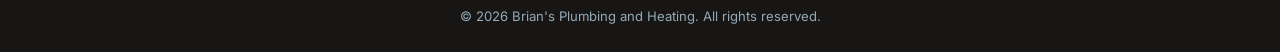
<file: heating-furnace-services.html>
<!DOCTYPE html>
<html lang="en">
<head>
<meta charset="UTF-8">
<meta name="viewport" content="width=device-width, initial-scale=1.0">

<script async src="https://www.googletagmanager.com/gtag/js?id=G-GZ6F2VEHD2"></script>
<script>
  window.dataLayer = window.dataLayer || [];
  function gtag(){dataLayer.push(arguments);}
  gtag('js', new Date());
  gtag('config', 'G-GZ6F2VEHD2');
</script>

<title>Furnace &amp; Heating, Libby MT | Brian's Plumbing and Heating</title>
<meta name="description" content="Furnace &amp; boiler repair, maintenance, and installation in Libby, MT. Licensed Master Plumber, 30+ years experience. Call (206) 427-2219.">
<link rel="canonical" href="https://briansplumbingheating.com/heating-furnace-services.html">
<link rel="preconnect" href="https://fonts.googleapis.com">
<link rel="preconnect" href="https://fonts.gstatic.com" crossorigin>
<link href="https://fonts.googleapis.com/css2?family=Inter:wght@400;500;600;700&family=Merriweather:wght@700;900&display=swap" rel="stylesheet">

<meta property="og:type" content="website">
<meta property="og:site_name" content="Brian's Plumbing and Heating">
<meta property="og:title" content="Furnace &amp; Heating, Libby MT | Brian's Plumbing and Heating">
<meta property="og:description" content="Furnace &amp; boiler repair, maintenance, and installation in Libby, MT.">
<meta property="og:url" content="https://briansplumbingheating.com/heating-furnace-services.html">
<meta property="og:image" content="https://briansplumbingheating.com/images/og-share.jpg">
<meta property="og:image:width" content="1200">
<meta property="og:image:height" content="630">
<meta property="og:image:alt" content="Brian's Plumbing and Heating logo">
<meta property="og:locale" content="en_US">

<meta name="twitter:card" content="summary_large_image">
<meta name="twitter:title" content="Furnace &amp; Heating, Libby MT | Brian's Plumbing and Heating">
<meta name="twitter:description" content="Furnace &amp; boiler repair, maintenance, and installation in Libby, MT.">
<meta name="twitter:image" content="https://briansplumbingheating.com/images/og-share.jpg">

<link rel="icon" href="/images/favicon-32.png" type="image/png" sizes="32x32">
<link rel="icon" href="/favicon.ico" sizes="48x48">
<link rel="manifest" href="/site.webmanifest">
<link rel="apple-touch-icon" href="/apple-touch-icon.png">
<script type="application/ld+json">
{
  "@context": "https://schema.org",
  "@type": "Plumber",
  "name": "Brian's Plumbing and Heating",
  "image": "https://briansplumbingheating.com/images/og-share.jpg",
  "telephone": "+1-206-427-2219",
  "logo": "https://briansplumbingheating.com/images/logo-brians.png",
  "geo": { "@type": "GeoCoordinates", "latitude": 48.3880, "longitude": -115.5556 },
  "hasMap": "https://www.google.com/maps/search/?api=1&query=148+Manor+Dr+Libby+MT+59923",
  "founder": { "@type": "Person", "name": "Brian Hoskins" },
  "sameAs": [
    "https://www.facebook.com/p/Brians-Plumbing-and-Heating-100065176592016/",
    "https://www.yelp.com/biz/brians-plumbing-and-heating-libby-2",
    "https://nextdoor.com/pages/brians-plumbing-heating-everett-wa/",
    "https://www.linkedin.com/in/brian-hoskins-47652814a/"
  ],
  "address": {
    "@type": "PostalAddress",
    "streetAddress": "148 Manor Dr",
    "addressLocality": "Libby",
    "addressRegion": "MT",
    "postalCode": "59923",
    "addressCountry": "US"
  },
  "url": "https://briansplumbingheating.com/heating-furnace-services.html",
  "description": "Furnace & boiler repair, maintenance, and installation in Libby, MT. Licensed Master Plumber, 30+ years experience. Call (206) 427-2219.",
  "areaServed": [
    { "@type": "City", "name": "Libby, MT" },
    { "@type": "City", "name": "Troy, MT" },
    { "@type": "Place", "name": "Yaak, MT" },
    { "@type": "Place", "name": "Trego, MT" },
    { "@type": "AdministrativeArea", "name": "Lincoln County, MT" }
  ],
  "openingHoursSpecification": [
    {
      "@type": "OpeningHoursSpecification",
      "dayOfWeek": ["Monday","Tuesday","Wednesday","Thursday","Friday"],
      "opens": "08:00",
      "closes": "17:00"
    }
  ]
}
</script>
<link rel="stylesheet" href="css/main.css?v=20261111">
<noscript><style>header.site-header{opacity:1;transform:none;pointer-events:auto;visibility:visible}</style></noscript>
</head>
<body>
<a class="skip-link" href="#main-content">Skip to main content</a>

<header class="site-header">
  <div class="header-inner">
    <a href="/" class="brand">
      <span class="brand-lockup">
        <img class="brand-logo-brians" src="images/logo-brians.png" alt="Brian's" width="425" height="286">
        <img class="brand-logo-sub" src="images/logo-plumbing-heating.png" alt="Plumbing and Heating" width="425" height="56">
      </span>
    </a>
    <button class="nav-toggle" id="navToggle" aria-controls="mainNav" aria-label="Toggle navigation" aria-expanded="false">&#9776;</button>
    <nav class="main-nav" id="mainNav">
      <a href="services.html">Services</a>
      <a href="/#gallery">Gallery</a>
      <a href="/#service-areas">Service Areas</a>
      <a href="/#reviews">Reviews</a>
      <a href="about.html">About</a>
      <a href="contact.html">Contact</a>
      <a href="feedback.html">Feedback</a>
      <a href="tel:+12064272219" class="call-btn" onclick="trackCall('header_phone_button')">Call (206) 427-2219</a>
    </nav>
  </div>
</header>

<main id="main-content" tabindex="-1">
  <section class="page-hero">
    <div class="container">
      <div class="breadcrumb"><a href="/">Home</a> / <a href="services.html">Services</a> / Heating &amp; Furnace Service</div>
      <h1>Heating &amp; Furnace Service in Libby, MT</h1>
      <p>Furnace and boiler repair, maintenance, and installation from a Montana-certified Master Plumber.</p>
    </div>
  </section>

  <div class="trust-bar">
    <div class="container">
      <div class="trust-item"><strong>30+ Years Experience</strong><span>In Libby &amp; Lincoln County</span></div>
      <div class="trust-item"><strong>Master Plumber</strong><span>Montana-certified</span><span>Licensed, Bonded &amp; Insured</span></div>
      <div class="trust-item"><strong>5.0-Star Rated</strong><span>15 verified reviews</span></div>
      <div class="trust-item"><strong>No-Heat Emergencies</strong><span>Answered 24/7</span></div>
    </div>
  </div>

  <section class="content-section">
    <div class="container">
      <h2>Furnace &amp; Boiler Service for Lincoln County Winters</h2>
      <p>Heat isn't optional in Libby, MT. Winters here run long and cold, with stretches well below freezing that put real stress on furnaces, boilers, and the mechanical systems that keep a house livable. A furnace that's been quietly losing efficiency for a few years usually picks the worst possible night to finally quit, and that's when most of my heating calls come in — a home with no heat and a cold snap that isn't letting up.</p>
      <p>As part of a plumbing and heating business, heating work has always been a core part of what I do, not an add-on. I service both furnaces and boilers, work on gas and electric systems, and handle everything from a simple igniter replacement to swapping out an aging unit for a new one sized correctly for your house.</p>

      <h3>Heating Services I Provide</h3>
      <ul>
        <li>Furnace repair — igniters, thermocouples, blower motors, and control boards</li>
        <li>Boiler repair and maintenance</li>
        <li>Furnace and boiler installation and replacement</li>
        <li>Annual heating system tune-ups and safety checks</li>
        <li>Thermostat repair and replacement</li>
        <li>No-heat emergency diagnosis</li>
        <li>Ductwork and vent inspection related to heating performance</li>
      </ul>

      <h3>Signs Your Heating System Needs Attention</h3>
      <p>A furnace that's cycling on and off more frequently than it used to, taking longer to bring a house up to temperature, making a new rattling or squealing noise, or driving up your heating bill without an obvious reason are all signs worth having checked before the coldest part of winter arrives. Catching a failing heat exchanger or a worn blower motor in October is a lot less stressful — and usually cheaper — than discovering it during a January cold snap.</p>
      <p>I provide heating and furnace service throughout Libby, Troy, Yaak, Trego, and the rest of Lincoln County. If your heat has gone out or you want a system checked over before winter sets in, call anytime — I take emergency no-heat calls around the clock.</p>

      <h3>Why an Annual Tune-Up Matters in Lincoln County</h3>
      <p>A heating system that runs nonstop for months during a Montana winter accumulates wear a lot faster than one that only kicks on occasionally. An annual tune-up — checking the heat exchanger, cleaning or replacing filters, testing the ignition system, inspecting the blower motor, and verifying the thermostat is calibrated correctly — catches small problems while they're still cheap to fix. It also matters for safety: a cracked heat exchanger on a gas furnace can allow carbon monoxide into the home, and that's not something you want to discover the hard way. I recommend having this done in early fall, before the system is asked to run at full demand.</p>
      <p>For homes with boilers rather than forced-air furnaces, the maintenance looks a little different — checking for mineral buildup in the system, testing the pressure relief valve, bleeding air from radiators or baseboard units, and inspecting the circulator pump — but the principle is the same. A boiler that's properly maintained runs more efficiently and lasts longer than one that only gets attention when something breaks.</p>

      <h3>Gas vs. Electric vs. Propane Heating</h3>
      <p>Libby and the surrounding area have a mix of heating fuel types depending on what infrastructure is available at a given property. In-town homes are more likely to have access to natural gas, while rural properties around Troy, the Yaak, and Trego more often run on propane or, in some cases, wood-fired systems. Each fuel type has different maintenance needs and different failure points — a propane furnace's regulator and tank setup, for instance, isn't something a natural gas technician necessarily has experience with, but it's a routine part of my work given how much of Lincoln County runs on propane.</p>

      <h3>Frequently Asked Questions — Heating &amp; Furnace Service</h3>
      <p><strong>How often should I get my furnace serviced?</strong> Once a year, ideally in early fall before the heating season starts, is enough for most residential systems to catch problems early and keep the system running efficiently.</p>
      <p><strong>My furnace turns on but doesn't heat the house — what's wrong?</strong> This can be several things, from a clogged filter restricting airflow to a failing blower motor or a thermostat that isn't communicating correctly with the system. I can usually diagnose it on the first visit.</p>
      <p><strong>Do you install new furnaces, or just repair existing ones?</strong> Both. If a repair no longer makes financial sense on an aging unit, I can recommend and install a properly sized replacement.</p>
    </div>
  </section>

  <section class="mini-cta">
    <div class="container">
      <p>No heat, or a furnace that's on its way out?</p>
      <a href="tel:+12064272219" class="btn-primary" onclick="trackCall('service_heating_phone_button')">Call (206) 427-2219</a>
    </div>
  </section>

  <section class="cta-section">
    <div class="container">
      <h2 class="section-title">Get a Heating System Estimate</h2>
      <p class="section-sub">Call or send a message and I'll get back to you promptly.</p>
      <a href="contact.html" class="btn-primary">Request an Estimate</a>
    </div>
  </section>
</main>

<footer class="site-footer">
  <div class="footer-inner">
    <div>
      <img class="footer-logo" src="images/logo-brians.png" alt="Brian's Plumbing and Heating" width="425" height="286">
      <div class="footer-nap">
        Plumbing and Heating<br>
        148 Manor Dr, Libby, MT 59923<br>
        <a href="tel:+12064272219">(206) 427-2219</a><br>
        Mon&ndash;Fri 8am&ndash;5pm &middot; Emergency calls 24/7
      </div>
    </div>
    <div class="footer-col">
      <h4>Services</h4>
      <nav class="footer-sitemap" aria-label="Service links">
        <a href="services.html">All Services</a>
        <a href="plumbing-repair-installation.html">Plumbing Repair</a>
        <a href="water-heater-services.html">Water Heaters</a>
        <a href="heating-furnace-services.html">Heating &amp; Furnace</a>
        <a href="emergency-plumbing.html">Emergency Plumbing</a>
      </nav>
    </div>
    <div class="footer-col">
      <h4>Service Areas</h4>
      <nav class="footer-sitemap" aria-label="Location links">
        <a href="/">Libby, MT</a>
        <a href="plumber-troy-mt.html">Troy, MT</a>
        <a href="plumber-yaak-mt.html">Yaak, MT</a>
        <a href="plumber-trego-mt.html">Trego, MT</a>
        <a href="about.html">About</a>
        <a href="contact.html">Contact</a>
        <a href="feedback.html">Feedback</a>
      </nav>
    </div>
  </div>

  <div class="social-icons">
    <a href="https://www.facebook.com/p/Brians-Plumbing-and-Heating-100065176592016/" target="_blank" rel="noopener" class="icon-fb" aria-label="Brian's Plumbing on Facebook" onclick="trackOutbound('footer_facebook')">
      <svg viewBox="0 0 24 24"><path d="M13.5 21v-7.5h2.5l.4-3H13.5V8.5c0-.9.25-1.5 1.55-1.5H16.5V4.3C16.2 4.26 15.2 4.2 14 4.2c-2.4 0-4 1.46-4 4.15V10.5H7.5v3H10V21h3.5z"/></svg>
    </a>
    <a href="https://www.yelp.com/biz/brians-plumbing-and-heating-libby-2" target="_blank" rel="noopener" class="icon-yelp" aria-label="Brian's Plumbing on Yelp" onclick="trackOutbound('footer_yelp')">
      <svg viewBox="0 0 24 24"><path d="M10.84 4.31L11.06 4.26L11.45 4.27L12.33 4.59L12.45 4.70L12.55 4.85L12.75 5.66L12.75 6.99L12.68 7.37L12.61 8.36L12.50 10.89L12.31 11.39L12.04 11.61L11.82 11.73L11.43 11.83L10.90 11.37L10.11 10.07L9.88 9.57L9.47 8.81L9.14 8.30L8.92 7.86L8.63 7.45L8.47 6.96L8.27 6.55L8.16 6.05L8.17 5.73L8.23 5.56L8.49 5.24L8.83 4.95L9.19 4.73L9.40 4.64L10.06 4.45L10.56 4.41ZM15.72 9.13L15.90 9.01L16.22 8.92L16.44 8.90L16.64 8.94L16.81 9.03L17.29 9.54L17.46 9.79L17.81 10.45L18.13 11.22L18.15 11.44L18.03 11.83L17.58 12.17L17.24 12.32L16.77 12.46L15.90 12.61L15.12 12.88L14.46 12.97L13.63 13.15L13.26 12.96L13.07 12.79L12.98 12.54L12.96 12.32L12.98 12.10L13.10 11.77ZM6.37 11.30L6.55 11.20L6.75 11.15L7.19 11.14L7.52 11.19L7.91 11.30L8.41 11.55L9.23 11.82L9.62 11.98L10.22 12.17L11.03 12.63L11.15 12.98L11.11 13.27L10.94 13.55L10.59 13.80L9.40 14.20L8.63 14.32L7.84 14.57L7.41 14.66L6.75 14.67L6.42 14.59L6.15 14.47L5.92 13.86L5.85 13.42L5.96 11.89L6.03 11.70L6.18 11.45ZM13.19 14.02L13.47 13.89L13.69 13.83L13.91 13.85L14.08 13.90L14.49 14.18L14.96 14.34L15.37 14.63L15.87 14.85L16.68 15.40L17.08 15.55L17.24 15.64L17.69 16.16L17.74 16.30L17.77 16.50L17.75 16.72L17.59 17.11L17.25 17.60L16.71 18.13L16.27 18.43L15.89 18.63L15.67 18.69L15.45 18.70L15.23 18.61L14.95 18.43L14.51 17.88L14.07 17.11L13.07 15.07L12.98 14.74L12.96 14.52L13.03 14.30ZM11.24 14.41L11.47 14.35L11.82 14.52L12.03 14.77L12.11 14.97L12.16 15.84L12.09 17.16L12.06 18.70L12.03 18.92L11.87 19.31L11.60 19.53L11.38 19.66L10.99 19.75L10.60 19.63L10.17 19.59L9.84 19.51L9.58 19.40L9.24 19.18L8.80 18.95L8.70 18.86L8.53 18.59L8.49 18.48L8.47 18.26L8.70 17.55L9.01 17.07L9.42 16.59L9.91 15.86L10.58 14.96L10.99 14.56Z"/></svg>
    </a>
    <a href="https://nextdoor.com/pages/brians-plumbing-heating-everett-wa/" target="_blank" rel="noopener" class="icon-nextdoor" aria-label="Brian's Plumbing on Nextdoor" onclick="trackOutbound('footer_nextdoor')">
      <svg viewBox="0 0 24 24"><path d="M12 3 3 10h2v9h5v-6h4v6h5v-9h2z"/></svg>
    </a>
    <a href="https://www.linkedin.com/in/brian-hoskins-47652814a/" target="_blank" rel="noopener" class="icon-linkedin" aria-label="Brian Hoskins on LinkedIn" onclick="trackOutbound('footer_linkedin')">
      <span>in</span>
    </a>
  </div>
  <div class="footer-bottom">
    &copy; <span id="year"></span> Brian's Plumbing and Heating. All rights reserved.
  </div>
</footer>

<script src="js/main.js?v=20261111"></script>
</body>
</html>
</file>
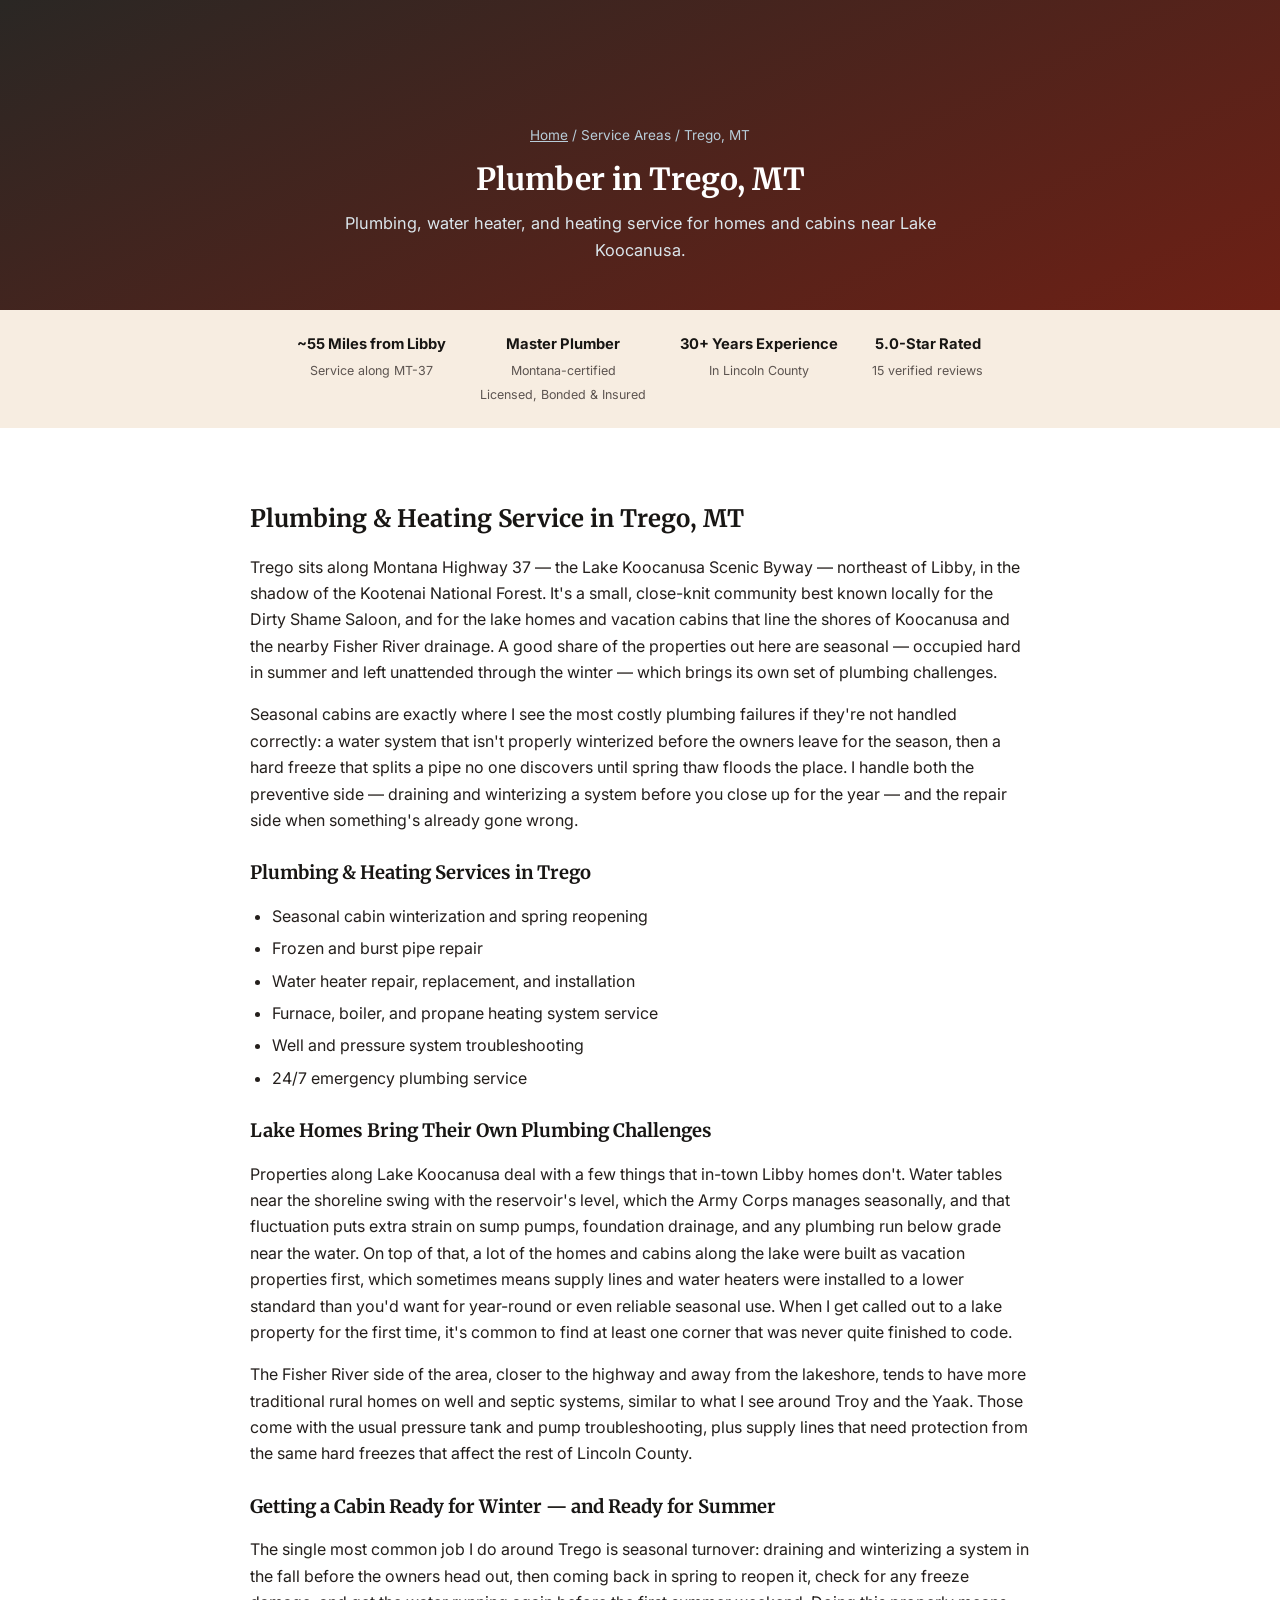
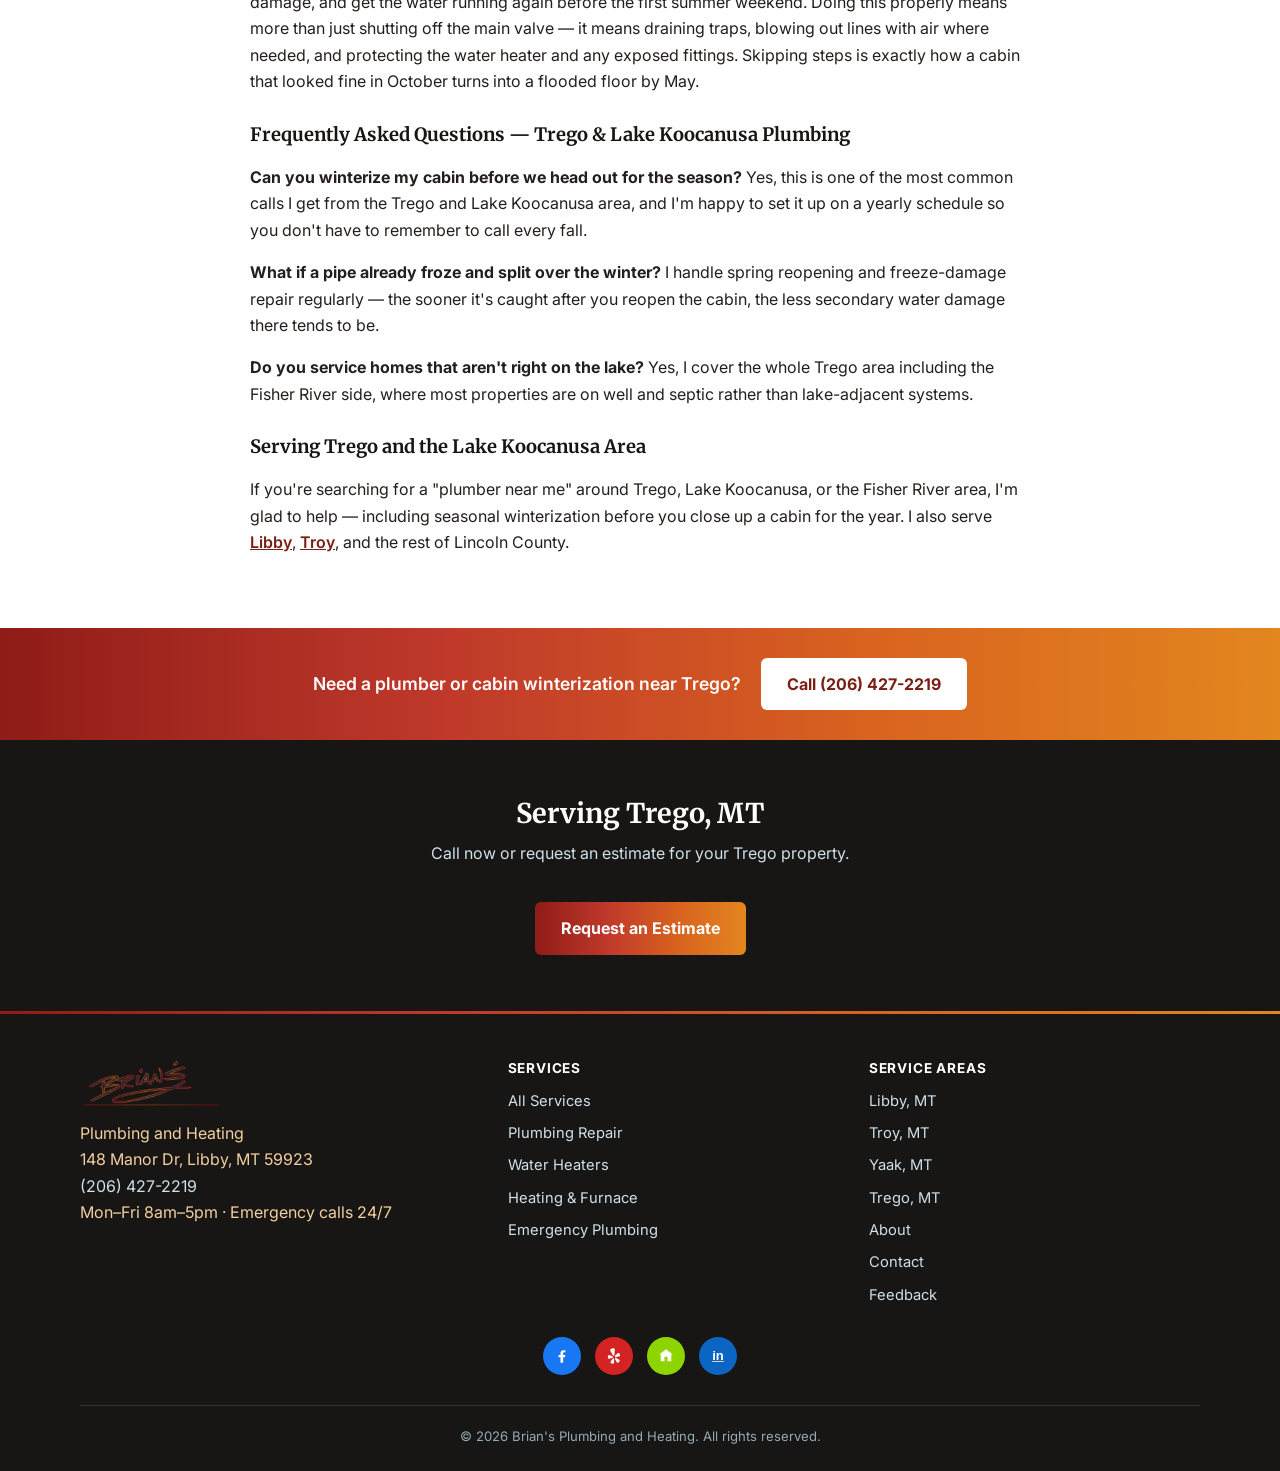
<file: plumber-trego-mt.html>
<!DOCTYPE html>
<html lang="en">
<head>
<meta charset="UTF-8">
<meta name="viewport" content="width=device-width, initial-scale=1.0">

<script async src="https://www.googletagmanager.com/gtag/js?id=G-GZ6F2VEHD2"></script>
<script>
  window.dataLayer = window.dataLayer || [];
  function gtag(){dataLayer.push(arguments);}
  gtag('js', new Date());
  gtag('config', 'G-GZ6F2VEHD2');
</script>

<title>Plumber in Trego, MT | Brian's Plumbing and Heating</title>
<meta name="description" content="Licensed Master Plumber serving Trego, MT near Lake Koocanusa — plumbing, water heaters, heating &amp; emergency service. Call (206) 427-2219.">
<link rel="canonical" href="https://briansplumbingheating.com/plumber-trego-mt.html">
<link rel="preconnect" href="https://fonts.googleapis.com">
<link rel="preconnect" href="https://fonts.gstatic.com" crossorigin>
<link href="https://fonts.googleapis.com/css2?family=Inter:wght@400;500;600;700&family=Merriweather:wght@700;900&display=swap" rel="stylesheet">

<meta property="og:type" content="website">
<meta property="og:site_name" content="Brian's Plumbing and Heating">
<meta property="og:title" content="Plumber in Trego, MT | Brian's Plumbing and Heating">
<meta property="og:description" content="Licensed Master Plumber serving Trego, MT near Lake Koocanusa — plumbing, water heaters, heating &amp; emergency service.">
<meta property="og:url" content="https://briansplumbingheating.com/plumber-trego-mt.html">
<meta property="og:image" content="https://briansplumbingheating.com/images/og-share.jpg">
<meta property="og:image:width" content="1200">
<meta property="og:image:height" content="630">
<meta property="og:image:alt" content="Brian's Plumbing and Heating logo">
<meta property="og:locale" content="en_US">

<meta name="twitter:card" content="summary_large_image">
<meta name="twitter:title" content="Plumber in Trego, MT | Brian's Plumbing and Heating">
<meta name="twitter:description" content="Licensed Master Plumber serving Trego, MT near Lake Koocanusa — plumbing, water heaters, heating &amp; emergency service.">
<meta name="twitter:image" content="https://briansplumbingheating.com/images/og-share.jpg">

<link rel="icon" href="/images/favicon-32.png" type="image/png" sizes="32x32">
<link rel="icon" href="/favicon.ico" sizes="48x48">
<link rel="manifest" href="/site.webmanifest">
<link rel="apple-touch-icon" href="/apple-touch-icon.png">

<script type="application/ld+json">
{
  "@context": "https://schema.org",
  "@type": "Plumber",
  "name": "Brian's Plumbing and Heating",
  "image": "https://briansplumbingheating.com/apple-touch-icon.png",
  "telephone": "+1-206-427-2219",
  "logo": "https://briansplumbingheating.com/images/logo-brians.png",
  "geo": { "@type": "GeoCoordinates", "latitude": 48.3880, "longitude": -115.5556 },
  "hasMap": "https://www.google.com/maps/search/?api=1&query=148+Manor+Dr+Libby+MT+59923",
  "founder": { "@type": "Person", "name": "Brian Hoskins" },
  "sameAs": [
    "https://www.facebook.com/p/Brians-Plumbing-and-Heating-100065176592016/",
    "https://www.yelp.com/biz/brians-plumbing-and-heating-libby-2",
    "https://nextdoor.com/pages/brians-plumbing-heating-everett-wa/",
    "https://www.linkedin.com/in/brian-hoskins-47652814a/"
  ],
  "address": {
    "@type": "PostalAddress",
    "streetAddress": "148 Manor Dr",
    "addressLocality": "Libby",
    "addressRegion": "MT",
    "postalCode": "59923",
    "addressCountry": "US"
  },
  "url": "https://briansplumbingheating.com/plumber-trego-mt.html",
  "areaServed": { "@type": "Place", "name": "Trego, MT" },
  "description": "Licensed Montana Master Plumber providing plumbing, water heater, and heating service to Trego, MT and the Lake Koocanusa area."
}
</script>
<link rel="stylesheet" href="css/main.css?v=20261111">
<noscript><style>header.site-header{opacity:1;transform:none;pointer-events:auto;visibility:visible}</style></noscript>
</head>
<body>
<a class="skip-link" href="#main-content">Skip to main content</a>

<header class="site-header">
  <div class="header-inner">
    <a href="/" class="brand">
      <span class="brand-lockup">
        <img class="brand-logo-brians" src="images/logo-brians.png" alt="Brian's" width="425" height="286">
        <img class="brand-logo-sub" src="images/logo-plumbing-heating.png" alt="Plumbing and Heating" width="425" height="56">
      </span>
    </a>
    <button class="nav-toggle" id="navToggle" aria-controls="mainNav" aria-label="Toggle navigation" aria-expanded="false">&#9776;</button>
    <nav class="main-nav" id="mainNav">
      <a href="services.html">Services</a>
      <a href="/#gallery">Gallery</a>
      <a href="/#service-areas">Service Areas</a>
      <a href="/#reviews">Reviews</a>
      <a href="about.html">About</a>
      <a href="contact.html">Contact</a>
      <a href="feedback.html">Feedback</a>
      <a href="tel:+12064272219" class="call-btn" onclick="trackCall('header_phone_button')">Call (206) 427-2219</a>
    </nav>
  </div>
</header>

<main id="main-content" tabindex="-1">
  <section class="page-hero">
    <div class="container">
      <div class="breadcrumb"><a href="/">Home</a> / Service Areas / Trego, MT</div>
      <h1>Plumber in Trego, MT</h1>
      <p>Plumbing, water heater, and heating service for homes and cabins near Lake Koocanusa.</p>
    </div>
  </section>

  <div class="trust-bar">
    <div class="container">
      <div class="trust-item"><strong>~55 Miles from Libby</strong><span>Service along MT-37</span></div>
      <div class="trust-item"><strong>Master Plumber</strong><span>Montana-certified</span><span>Licensed, Bonded &amp; Insured</span></div>
      <div class="trust-item"><strong>30+ Years Experience</strong><span>In Lincoln County</span></div>
      <div class="trust-item"><strong>5.0-Star Rated</strong><span>15 verified reviews</span></div>
    </div>
  </div>

  <section class="content-section">
    <div class="container">
      <h2>Plumbing &amp; Heating Service in Trego, MT</h2>
      <p>Trego sits along Montana Highway 37 — the Lake Koocanusa Scenic Byway — northeast of Libby, in the shadow of the Kootenai National Forest. It's a small, close-knit community best known locally for the Dirty Shame Saloon, and for the lake homes and vacation cabins that line the shores of Koocanusa and the nearby Fisher River drainage. A good share of the properties out here are seasonal — occupied hard in summer and left unattended through the winter — which brings its own set of plumbing challenges.</p>
      <p>Seasonal cabins are exactly where I see the most costly plumbing failures if they're not handled correctly: a water system that isn't properly winterized before the owners leave for the season, then a hard freeze that splits a pipe no one discovers until spring thaw floods the place. I handle both the preventive side — draining and winterizing a system before you close up for the year — and the repair side when something's already gone wrong.</p>

      <h3>Plumbing &amp; Heating Services in Trego</h3>
      <ul>
        <li>Seasonal cabin winterization and spring reopening</li>
        <li>Frozen and burst pipe repair</li>
        <li>Water heater repair, replacement, and installation</li>
        <li>Furnace, boiler, and propane heating system service</li>
        <li>Well and pressure system troubleshooting</li>
        <li>24/7 emergency plumbing service</li>
      </ul>

      <h3>Lake Homes Bring Their Own Plumbing Challenges</h3>
      <p>Properties along Lake Koocanusa deal with a few things that in-town Libby homes don't. Water tables near the shoreline swing with the reservoir's level, which the Army Corps manages seasonally, and that fluctuation puts extra strain on sump pumps, foundation drainage, and any plumbing run below grade near the water. On top of that, a lot of the homes and cabins along the lake were built as vacation properties first, which sometimes means supply lines and water heaters were installed to a lower standard than you'd want for year-round or even reliable seasonal use. When I get called out to a lake property for the first time, it's common to find at least one corner that was never quite finished to code.</p>
      <p>The Fisher River side of the area, closer to the highway and away from the lakeshore, tends to have more traditional rural homes on well and septic systems, similar to what I see around Troy and the Yaak. Those come with the usual pressure tank and pump troubleshooting, plus supply lines that need protection from the same hard freezes that affect the rest of Lincoln County.</p>

      <h3>Getting a Cabin Ready for Winter — and Ready for Summer</h3>
      <p>The single most common job I do around Trego is seasonal turnover: draining and winterizing a system in the fall before the owners head out, then coming back in spring to reopen it, check for any freeze damage, and get the water running again before the first summer weekend. Doing this properly means more than just shutting off the main valve — it means draining traps, blowing out lines with air where needed, and protecting the water heater and any exposed fittings. Skipping steps is exactly how a cabin that looked fine in October turns into a flooded floor by May.</p>

      <h3>Frequently Asked Questions — Trego &amp; Lake Koocanusa Plumbing</h3>
      <p><strong>Can you winterize my cabin before we head out for the season?</strong> Yes, this is one of the most common calls I get from the Trego and Lake Koocanusa area, and I'm happy to set it up on a yearly schedule so you don't have to remember to call every fall.</p>
      <p><strong>What if a pipe already froze and split over the winter?</strong> I handle spring reopening and freeze-damage repair regularly — the sooner it's caught after you reopen the cabin, the less secondary water damage there tends to be.</p>
      <p><strong>Do you service homes that aren't right on the lake?</strong> Yes, I cover the whole Trego area including the Fisher River side, where most properties are on well and septic rather than lake-adjacent systems.</p>

      <h3>Serving Trego and the Lake Koocanusa Area</h3>
      <p>If you're searching for a "plumber near me" around Trego, Lake Koocanusa, or the Fisher River area, I'm glad to help — including seasonal winterization before you close up a cabin for the year. I also serve <a href="/">Libby</a>, <a href="plumber-troy-mt.html">Troy</a>, and the rest of Lincoln County.</p>
    </div>
  </section>

  <section class="mini-cta">
    <div class="container">
      <p>Need a plumber or cabin winterization near Trego?</p>
      <a href="tel:+12064272219" class="btn-primary" onclick="trackCall('location_trego_phone_button')">Call (206) 427-2219</a>
    </div>
  </section>

  <section class="cta-section">
    <div class="container">
      <h2 class="section-title">Serving Trego, MT</h2>
      <p class="section-sub">Call now or request an estimate for your Trego property.</p>
      <a href="contact.html" class="btn-primary">Request an Estimate</a>
    </div>
  </section>
</main>

<footer class="site-footer">
  <div class="footer-inner">
    <div>
      <img class="footer-logo" src="images/logo-brians.png" alt="Brian's Plumbing and Heating" width="425" height="286">
      <div class="footer-nap">
        Plumbing and Heating<br>
        148 Manor Dr, Libby, MT 59923<br>
        <a href="tel:+12064272219">(206) 427-2219</a><br>
        Mon&ndash;Fri 8am&ndash;5pm &middot; Emergency calls 24/7
      </div>
    </div>
    <div class="footer-col">
      <h4>Services</h4>
      <nav class="footer-sitemap" aria-label="Service links">
        <a href="services.html">All Services</a>
        <a href="plumbing-repair-installation.html">Plumbing Repair</a>
        <a href="water-heater-services.html">Water Heaters</a>
        <a href="heating-furnace-services.html">Heating &amp; Furnace</a>
        <a href="emergency-plumbing.html">Emergency Plumbing</a>
      </nav>
    </div>
    <div class="footer-col">
      <h4>Service Areas</h4>
      <nav class="footer-sitemap" aria-label="Location links">
        <a href="/">Libby, MT</a>
        <a href="plumber-troy-mt.html">Troy, MT</a>
        <a href="plumber-yaak-mt.html">Yaak, MT</a>
        <a href="plumber-trego-mt.html">Trego, MT</a>
        <a href="about.html">About</a>
        <a href="contact.html">Contact</a>
        <a href="feedback.html">Feedback</a>
      </nav>
    </div>
  </div>

  <div class="social-icons">
    <a href="https://www.facebook.com/p/Brians-Plumbing-and-Heating-100065176592016/" target="_blank" rel="noopener" class="icon-fb" aria-label="Brian's Plumbing on Facebook" onclick="trackOutbound('footer_facebook')">
      <svg viewBox="0 0 24 24"><path d="M13.5 21v-7.5h2.5l.4-3H13.5V8.5c0-.9.25-1.5 1.55-1.5H16.5V4.3C16.2 4.26 15.2 4.2 14 4.2c-2.4 0-4 1.46-4 4.15V10.5H7.5v3H10V21h3.5z"/></svg>
    </a>
    <a href="https://www.yelp.com/biz/brians-plumbing-and-heating-libby-2" target="_blank" rel="noopener" class="icon-yelp" aria-label="Brian's Plumbing on Yelp" onclick="trackOutbound('footer_yelp')">
      <svg viewBox="0 0 24 24"><path d="M10.84 4.31L11.06 4.26L11.45 4.27L12.33 4.59L12.45 4.70L12.55 4.85L12.75 5.66L12.75 6.99L12.68 7.37L12.61 8.36L12.50 10.89L12.31 11.39L12.04 11.61L11.82 11.73L11.43 11.83L10.90 11.37L10.11 10.07L9.88 9.57L9.47 8.81L9.14 8.30L8.92 7.86L8.63 7.45L8.47 6.96L8.27 6.55L8.16 6.05L8.17 5.73L8.23 5.56L8.49 5.24L8.83 4.95L9.19 4.73L9.40 4.64L10.06 4.45L10.56 4.41ZM15.72 9.13L15.90 9.01L16.22 8.92L16.44 8.90L16.64 8.94L16.81 9.03L17.29 9.54L17.46 9.79L17.81 10.45L18.13 11.22L18.15 11.44L18.03 11.83L17.58 12.17L17.24 12.32L16.77 12.46L15.90 12.61L15.12 12.88L14.46 12.97L13.63 13.15L13.26 12.96L13.07 12.79L12.98 12.54L12.96 12.32L12.98 12.10L13.10 11.77ZM6.37 11.30L6.55 11.20L6.75 11.15L7.19 11.14L7.52 11.19L7.91 11.30L8.41 11.55L9.23 11.82L9.62 11.98L10.22 12.17L11.03 12.63L11.15 12.98L11.11 13.27L10.94 13.55L10.59 13.80L9.40 14.20L8.63 14.32L7.84 14.57L7.41 14.66L6.75 14.67L6.42 14.59L6.15 14.47L5.92 13.86L5.85 13.42L5.96 11.89L6.03 11.70L6.18 11.45ZM13.19 14.02L13.47 13.89L13.69 13.83L13.91 13.85L14.08 13.90L14.49 14.18L14.96 14.34L15.37 14.63L15.87 14.85L16.68 15.40L17.08 15.55L17.24 15.64L17.69 16.16L17.74 16.30L17.77 16.50L17.75 16.72L17.59 17.11L17.25 17.60L16.71 18.13L16.27 18.43L15.89 18.63L15.67 18.69L15.45 18.70L15.23 18.61L14.95 18.43L14.51 17.88L14.07 17.11L13.07 15.07L12.98 14.74L12.96 14.52L13.03 14.30ZM11.24 14.41L11.47 14.35L11.82 14.52L12.03 14.77L12.11 14.97L12.16 15.84L12.09 17.16L12.06 18.70L12.03 18.92L11.87 19.31L11.60 19.53L11.38 19.66L10.99 19.75L10.60 19.63L10.17 19.59L9.84 19.51L9.58 19.40L9.24 19.18L8.80 18.95L8.70 18.86L8.53 18.59L8.49 18.48L8.47 18.26L8.70 17.55L9.01 17.07L9.42 16.59L9.91 15.86L10.58 14.96L10.99 14.56Z"/></svg>
    </a>
    <a href="https://nextdoor.com/pages/brians-plumbing-heating-everett-wa/" target="_blank" rel="noopener" class="icon-nextdoor" aria-label="Brian's Plumbing on Nextdoor" onclick="trackOutbound('footer_nextdoor')">
      <svg viewBox="0 0 24 24"><path d="M12 3 3 10h2v9h5v-6h4v6h5v-9h2z"/></svg>
    </a>
    <a href="https://www.linkedin.com/in/brian-hoskins-47652814a/" target="_blank" rel="noopener" class="icon-linkedin" aria-label="Brian Hoskins on LinkedIn" onclick="trackOutbound('footer_linkedin')">
      <span>in</span>
    </a>
  </div>
  <div class="footer-bottom">
    &copy; <span id="year"></span> Brian's Plumbing and Heating. All rights reserved.
  </div>
</footer>

<script src="js/main.js?v=20261111"></script>
</body>
</html>
</file>
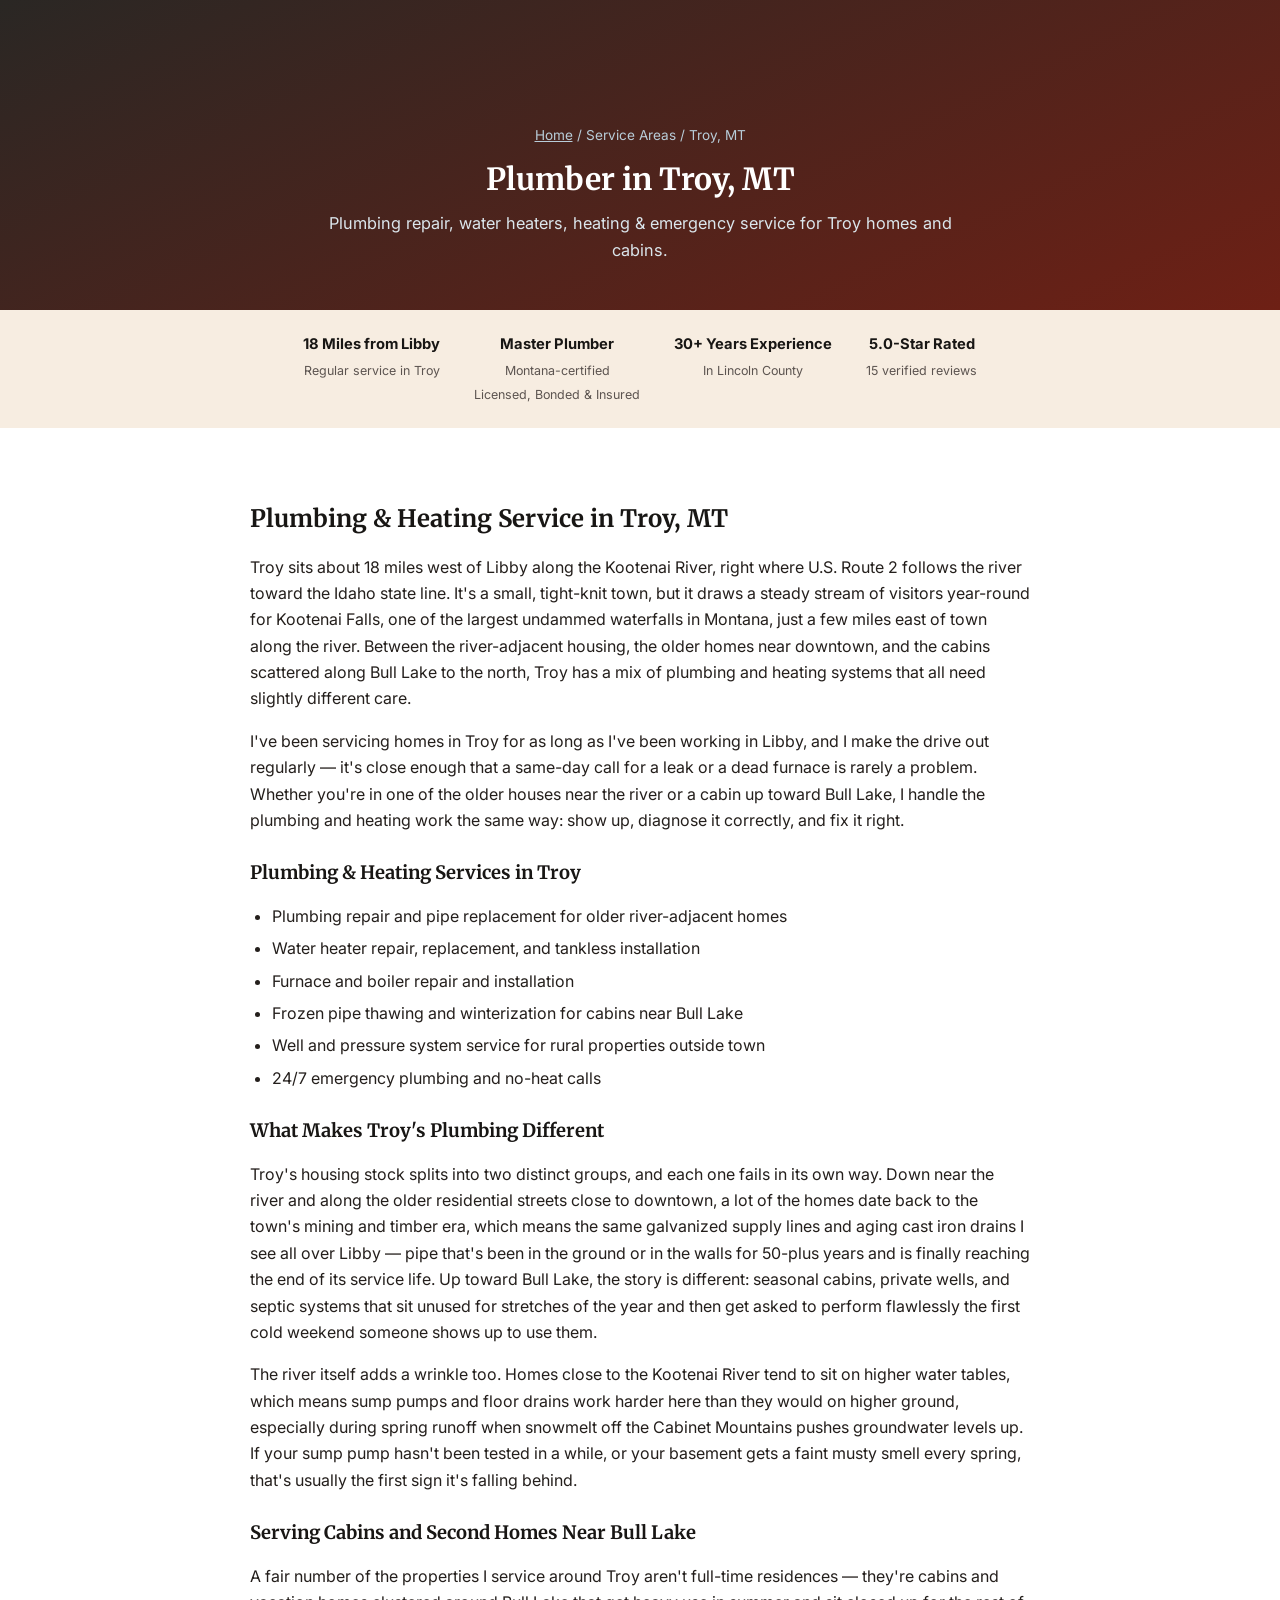
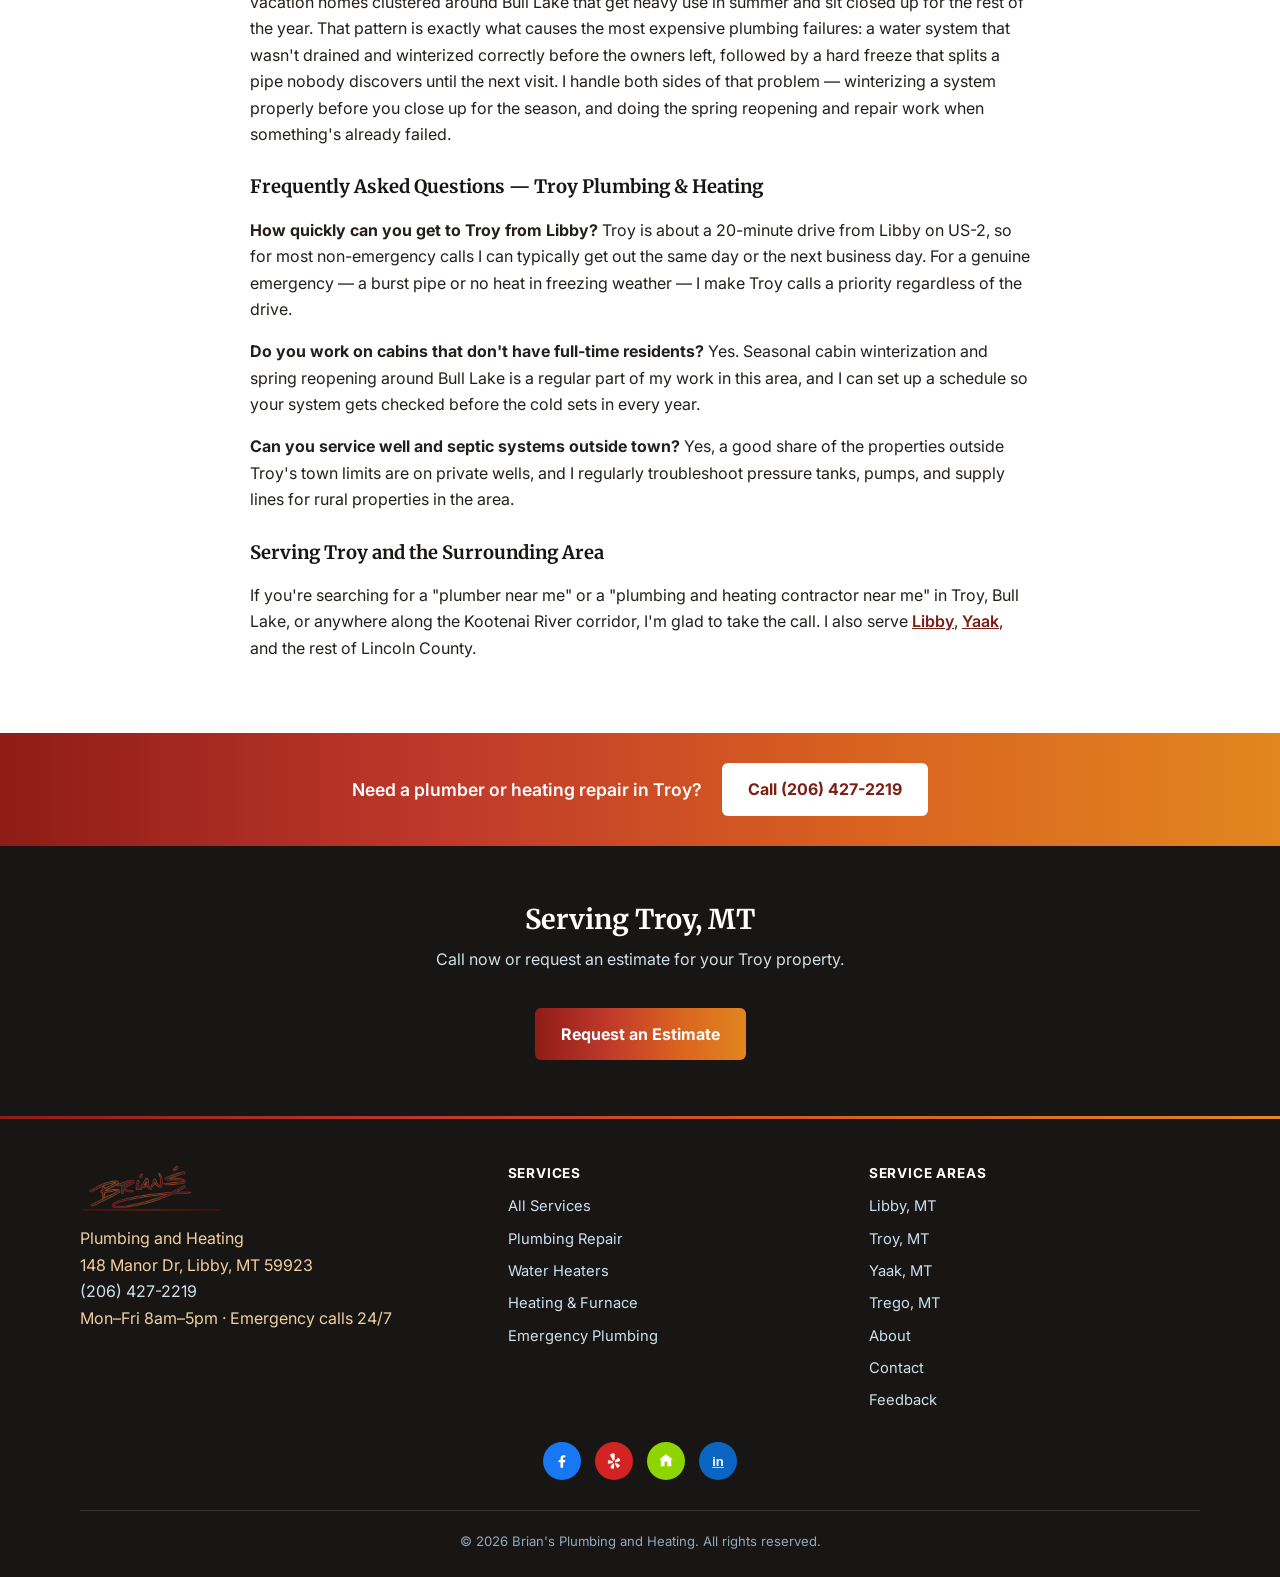
<file: plumber-troy-mt.html>
<!DOCTYPE html>
<html lang="en">
<head>
<meta charset="UTF-8">
<meta name="viewport" content="width=device-width, initial-scale=1.0">

<script async src="https://www.googletagmanager.com/gtag/js?id=G-GZ6F2VEHD2"></script>
<script>
  window.dataLayer = window.dataLayer || [];
  function gtag(){dataLayer.push(arguments);}
  gtag('js', new Date());
  gtag('config', 'G-GZ6F2VEHD2');
</script>

<title>Plumber in Troy, MT | Brian's Plumbing and Heating</title>
<meta name="description" content="Licensed Master Plumber serving Troy, MT — plumbing repair, water heaters, heating &amp; emergency service. 5-star rated. Call (206) 427-2219.">
<link rel="canonical" href="https://briansplumbingheating.com/plumber-troy-mt.html">
<link rel="preconnect" href="https://fonts.googleapis.com">
<link rel="preconnect" href="https://fonts.gstatic.com" crossorigin>
<link href="https://fonts.googleapis.com/css2?family=Inter:wght@400;500;600;700&family=Merriweather:wght@700;900&display=swap" rel="stylesheet">

<meta property="og:type" content="website">
<meta property="og:site_name" content="Brian's Plumbing and Heating">
<meta property="og:title" content="Plumber in Troy, MT | Brian's Plumbing and Heating">
<meta property="og:description" content="Licensed Master Plumber serving Troy, MT — plumbing repair, water heaters, heating &amp; emergency service.">
<meta property="og:url" content="https://briansplumbingheating.com/plumber-troy-mt.html">
<meta property="og:image" content="https://briansplumbingheating.com/images/og-share.jpg">
<meta property="og:image:width" content="1200">
<meta property="og:image:height" content="630">
<meta property="og:image:alt" content="Brian's Plumbing and Heating logo">
<meta property="og:locale" content="en_US">

<meta name="twitter:card" content="summary_large_image">
<meta name="twitter:title" content="Plumber in Troy, MT | Brian's Plumbing and Heating">
<meta name="twitter:description" content="Licensed Master Plumber serving Troy, MT — plumbing, water heaters, heating &amp; emergency service.">
<meta name="twitter:image" content="https://briansplumbingheating.com/images/og-share.jpg">

<link rel="icon" href="/images/favicon-32.png" type="image/png" sizes="32x32">
<link rel="icon" href="/favicon.ico" sizes="48x48">
<link rel="manifest" href="/site.webmanifest">
<link rel="apple-touch-icon" href="/apple-touch-icon.png">

<script type="application/ld+json">
{
  "@context": "https://schema.org",
  "@type": "Plumber",
  "name": "Brian's Plumbing and Heating",
  "image": "https://briansplumbingheating.com/apple-touch-icon.png",
  "telephone": "+1-206-427-2219",
  "logo": "https://briansplumbingheating.com/images/logo-brians.png",
  "geo": { "@type": "GeoCoordinates", "latitude": 48.3880, "longitude": -115.5556 },
  "hasMap": "https://www.google.com/maps/search/?api=1&query=148+Manor+Dr+Libby+MT+59923",
  "founder": { "@type": "Person", "name": "Brian Hoskins" },
  "sameAs": [
    "https://www.facebook.com/p/Brians-Plumbing-and-Heating-100065176592016/",
    "https://www.yelp.com/biz/brians-plumbing-and-heating-libby-2",
    "https://nextdoor.com/pages/brians-plumbing-heating-everett-wa/",
    "https://www.linkedin.com/in/brian-hoskins-47652814a/"
  ],
  "address": {
    "@type": "PostalAddress",
    "streetAddress": "148 Manor Dr",
    "addressLocality": "Libby",
    "addressRegion": "MT",
    "postalCode": "59923",
    "addressCountry": "US"
  },
  "url": "https://briansplumbingheating.com/plumber-troy-mt.html",
  "areaServed": { "@type": "City", "name": "Troy, MT" },
  "description": "Licensed Montana Master Plumber providing plumbing, water heater, and heating service to Troy, MT."
}
</script>
<link rel="stylesheet" href="css/main.css?v=20261111">
<noscript><style>header.site-header{opacity:1;transform:none;pointer-events:auto;visibility:visible}</style></noscript>
</head>
<body>
<a class="skip-link" href="#main-content">Skip to main content</a>

<header class="site-header">
  <div class="header-inner">
    <a href="/" class="brand">
      <span class="brand-lockup">
        <img class="brand-logo-brians" src="images/logo-brians.png" alt="Brian's" width="425" height="286">
        <img class="brand-logo-sub" src="images/logo-plumbing-heating.png" alt="Plumbing and Heating" width="425" height="56">
      </span>
    </a>
    <button class="nav-toggle" id="navToggle" aria-controls="mainNav" aria-label="Toggle navigation" aria-expanded="false">&#9776;</button>
    <nav class="main-nav" id="mainNav">
      <a href="services.html">Services</a>
      <a href="/#gallery">Gallery</a>
      <a href="/#service-areas">Service Areas</a>
      <a href="/#reviews">Reviews</a>
      <a href="about.html">About</a>
      <a href="contact.html">Contact</a>
      <a href="feedback.html">Feedback</a>
      <a href="tel:+12064272219" class="call-btn" onclick="trackCall('header_phone_button')">Call (206) 427-2219</a>
    </nav>
  </div>
</header>

<main id="main-content" tabindex="-1">
  <section class="page-hero">
    <div class="container">
      <div class="breadcrumb"><a href="/">Home</a> / Service Areas / Troy, MT</div>
      <h1>Plumber in Troy, MT</h1>
      <p>Plumbing repair, water heaters, heating &amp; emergency service for Troy homes and cabins.</p>
    </div>
  </section>

  <div class="trust-bar">
    <div class="container">
      <div class="trust-item"><strong>18 Miles from Libby</strong><span>Regular service in Troy</span></div>
      <div class="trust-item"><strong>Master Plumber</strong><span>Montana-certified</span><span>Licensed, Bonded &amp; Insured</span></div>
      <div class="trust-item"><strong>30+ Years Experience</strong><span>In Lincoln County</span></div>
      <div class="trust-item"><strong>5.0-Star Rated</strong><span>15 verified reviews</span></div>
    </div>
  </div>

  <section class="content-section">
    <div class="container">
      <h2>Plumbing &amp; Heating Service in Troy, MT</h2>
      <p>Troy sits about 18 miles west of Libby along the Kootenai River, right where U.S. Route 2 follows the river toward the Idaho state line. It's a small, tight-knit town, but it draws a steady stream of visitors year-round for Kootenai Falls, one of the largest undammed waterfalls in Montana, just a few miles east of town along the river. Between the river-adjacent housing, the older homes near downtown, and the cabins scattered along Bull Lake to the north, Troy has a mix of plumbing and heating systems that all need slightly different care.</p>
      <p>I've been servicing homes in Troy for as long as I've been working in Libby, and I make the drive out regularly — it's close enough that a same-day call for a leak or a dead furnace is rarely a problem. Whether you're in one of the older houses near the river or a cabin up toward Bull Lake, I handle the plumbing and heating work the same way: show up, diagnose it correctly, and fix it right.</p>

      <h3>Plumbing &amp; Heating Services in Troy</h3>
      <ul>
        <li>Plumbing repair and pipe replacement for older river-adjacent homes</li>
        <li>Water heater repair, replacement, and tankless installation</li>
        <li>Furnace and boiler repair and installation</li>
        <li>Frozen pipe thawing and winterization for cabins near Bull Lake</li>
        <li>Well and pressure system service for rural properties outside town</li>
        <li>24/7 emergency plumbing and no-heat calls</li>
      </ul>

      <h3>What Makes Troy's Plumbing Different</h3>
      <p>Troy's housing stock splits into two distinct groups, and each one fails in its own way. Down near the river and along the older residential streets close to downtown, a lot of the homes date back to the town's mining and timber era, which means the same galvanized supply lines and aging cast iron drains I see all over Libby — pipe that's been in the ground or in the walls for 50-plus years and is finally reaching the end of its service life. Up toward Bull Lake, the story is different: seasonal cabins, private wells, and septic systems that sit unused for stretches of the year and then get asked to perform flawlessly the first cold weekend someone shows up to use them.</p>
      <p>The river itself adds a wrinkle too. Homes close to the Kootenai River tend to sit on higher water tables, which means sump pumps and floor drains work harder here than they would on higher ground, especially during spring runoff when snowmelt off the Cabinet Mountains pushes groundwater levels up. If your sump pump hasn't been tested in a while, or your basement gets a faint musty smell every spring, that's usually the first sign it's falling behind.</p>

      <h3>Serving Cabins and Second Homes Near Bull Lake</h3>
      <p>A fair number of the properties I service around Troy aren't full-time residences — they're cabins and vacation homes clustered around Bull Lake that get heavy use in summer and sit closed up for the rest of the year. That pattern is exactly what causes the most expensive plumbing failures: a water system that wasn't drained and winterized correctly before the owners left, followed by a hard freeze that splits a pipe nobody discovers until the next visit. I handle both sides of that problem — winterizing a system properly before you close up for the season, and doing the spring reopening and repair work when something's already failed.</p>

      <h3>Frequently Asked Questions — Troy Plumbing &amp; Heating</h3>
      <p><strong>How quickly can you get to Troy from Libby?</strong> Troy is about a 20-minute drive from Libby on US-2, so for most non-emergency calls I can typically get out the same day or the next business day. For a genuine emergency — a burst pipe or no heat in freezing weather — I make Troy calls a priority regardless of the drive.</p>
      <p><strong>Do you work on cabins that don't have full-time residents?</strong> Yes. Seasonal cabin winterization and spring reopening around Bull Lake is a regular part of my work in this area, and I can set up a schedule so your system gets checked before the cold sets in every year.</p>
      <p><strong>Can you service well and septic systems outside town?</strong> Yes, a good share of the properties outside Troy's town limits are on private wells, and I regularly troubleshoot pressure tanks, pumps, and supply lines for rural properties in the area.</p>

      <h3>Serving Troy and the Surrounding Area</h3>
      <p>If you're searching for a "plumber near me" or a "plumbing and heating contractor near me" in Troy, Bull Lake, or anywhere along the Kootenai River corridor, I'm glad to take the call. I also serve <a href="/">Libby</a>, <a href="plumber-yaak-mt.html">Yaak</a>, and the rest of Lincoln County.</p>
    </div>
  </section>

  <section class="mini-cta">
    <div class="container">
      <p>Need a plumber or heating repair in Troy?</p>
      <a href="tel:+12064272219" class="btn-primary" onclick="trackCall('location_troy_phone_button')">Call (206) 427-2219</a>
    </div>
  </section>

  <section class="cta-section">
    <div class="container">
      <h2 class="section-title">Serving Troy, MT</h2>
      <p class="section-sub">Call now or request an estimate for your Troy property.</p>
      <a href="contact.html" class="btn-primary">Request an Estimate</a>
    </div>
  </section>
</main>

<footer class="site-footer">
  <div class="footer-inner">
    <div>
      <img class="footer-logo" src="images/logo-brians.png" alt="Brian's Plumbing and Heating" width="425" height="286">
      <div class="footer-nap">
        Plumbing and Heating<br>
        148 Manor Dr, Libby, MT 59923<br>
        <a href="tel:+12064272219">(206) 427-2219</a><br>
        Mon&ndash;Fri 8am&ndash;5pm &middot; Emergency calls 24/7
      </div>
    </div>
    <div class="footer-col">
      <h4>Services</h4>
      <nav class="footer-sitemap" aria-label="Service links">
        <a href="services.html">All Services</a>
        <a href="plumbing-repair-installation.html">Plumbing Repair</a>
        <a href="water-heater-services.html">Water Heaters</a>
        <a href="heating-furnace-services.html">Heating &amp; Furnace</a>
        <a href="emergency-plumbing.html">Emergency Plumbing</a>
      </nav>
    </div>
    <div class="footer-col">
      <h4>Service Areas</h4>
      <nav class="footer-sitemap" aria-label="Location links">
        <a href="/">Libby, MT</a>
        <a href="plumber-troy-mt.html">Troy, MT</a>
        <a href="plumber-yaak-mt.html">Yaak, MT</a>
        <a href="plumber-trego-mt.html">Trego, MT</a>
        <a href="about.html">About</a>
        <a href="contact.html">Contact</a>
        <a href="feedback.html">Feedback</a>
      </nav>
    </div>
  </div>

  <div class="social-icons">
    <a href="https://www.facebook.com/p/Brians-Plumbing-and-Heating-100065176592016/" target="_blank" rel="noopener" class="icon-fb" aria-label="Brian's Plumbing on Facebook" onclick="trackOutbound('footer_facebook')">
      <svg viewBox="0 0 24 24"><path d="M13.5 21v-7.5h2.5l.4-3H13.5V8.5c0-.9.25-1.5 1.55-1.5H16.5V4.3C16.2 4.26 15.2 4.2 14 4.2c-2.4 0-4 1.46-4 4.15V10.5H7.5v3H10V21h3.5z"/></svg>
    </a>
    <a href="https://www.yelp.com/biz/brians-plumbing-and-heating-libby-2" target="_blank" rel="noopener" class="icon-yelp" aria-label="Brian's Plumbing on Yelp" onclick="trackOutbound('footer_yelp')">
      <svg viewBox="0 0 24 24"><path d="M10.84 4.31L11.06 4.26L11.45 4.27L12.33 4.59L12.45 4.70L12.55 4.85L12.75 5.66L12.75 6.99L12.68 7.37L12.61 8.36L12.50 10.89L12.31 11.39L12.04 11.61L11.82 11.73L11.43 11.83L10.90 11.37L10.11 10.07L9.88 9.57L9.47 8.81L9.14 8.30L8.92 7.86L8.63 7.45L8.47 6.96L8.27 6.55L8.16 6.05L8.17 5.73L8.23 5.56L8.49 5.24L8.83 4.95L9.19 4.73L9.40 4.64L10.06 4.45L10.56 4.41ZM15.72 9.13L15.90 9.01L16.22 8.92L16.44 8.90L16.64 8.94L16.81 9.03L17.29 9.54L17.46 9.79L17.81 10.45L18.13 11.22L18.15 11.44L18.03 11.83L17.58 12.17L17.24 12.32L16.77 12.46L15.90 12.61L15.12 12.88L14.46 12.97L13.63 13.15L13.26 12.96L13.07 12.79L12.98 12.54L12.96 12.32L12.98 12.10L13.10 11.77ZM6.37 11.30L6.55 11.20L6.75 11.15L7.19 11.14L7.52 11.19L7.91 11.30L8.41 11.55L9.23 11.82L9.62 11.98L10.22 12.17L11.03 12.63L11.15 12.98L11.11 13.27L10.94 13.55L10.59 13.80L9.40 14.20L8.63 14.32L7.84 14.57L7.41 14.66L6.75 14.67L6.42 14.59L6.15 14.47L5.92 13.86L5.85 13.42L5.96 11.89L6.03 11.70L6.18 11.45ZM13.19 14.02L13.47 13.89L13.69 13.83L13.91 13.85L14.08 13.90L14.49 14.18L14.96 14.34L15.37 14.63L15.87 14.85L16.68 15.40L17.08 15.55L17.24 15.64L17.69 16.16L17.74 16.30L17.77 16.50L17.75 16.72L17.59 17.11L17.25 17.60L16.71 18.13L16.27 18.43L15.89 18.63L15.67 18.69L15.45 18.70L15.23 18.61L14.95 18.43L14.51 17.88L14.07 17.11L13.07 15.07L12.98 14.74L12.96 14.52L13.03 14.30ZM11.24 14.41L11.47 14.35L11.82 14.52L12.03 14.77L12.11 14.97L12.16 15.84L12.09 17.16L12.06 18.70L12.03 18.92L11.87 19.31L11.60 19.53L11.38 19.66L10.99 19.75L10.60 19.63L10.17 19.59L9.84 19.51L9.58 19.40L9.24 19.18L8.80 18.95L8.70 18.86L8.53 18.59L8.49 18.48L8.47 18.26L8.70 17.55L9.01 17.07L9.42 16.59L9.91 15.86L10.58 14.96L10.99 14.56Z"/></svg>
    </a>
    <a href="https://nextdoor.com/pages/brians-plumbing-heating-everett-wa/" target="_blank" rel="noopener" class="icon-nextdoor" aria-label="Brian's Plumbing on Nextdoor" onclick="trackOutbound('footer_nextdoor')">
      <svg viewBox="0 0 24 24"><path d="M12 3 3 10h2v9h5v-6h4v6h5v-9h2z"/></svg>
    </a>
    <a href="https://www.linkedin.com/in/brian-hoskins-47652814a/" target="_blank" rel="noopener" class="icon-linkedin" aria-label="Brian Hoskins on LinkedIn" onclick="trackOutbound('footer_linkedin')">
      <span>in</span>
    </a>
  </div>
  <div class="footer-bottom">
    &copy; <span id="year"></span> Brian's Plumbing and Heating. All rights reserved.
  </div>
</footer>

<script src="js/main.js?v=20261111"></script>
</body>
</html>
</file>
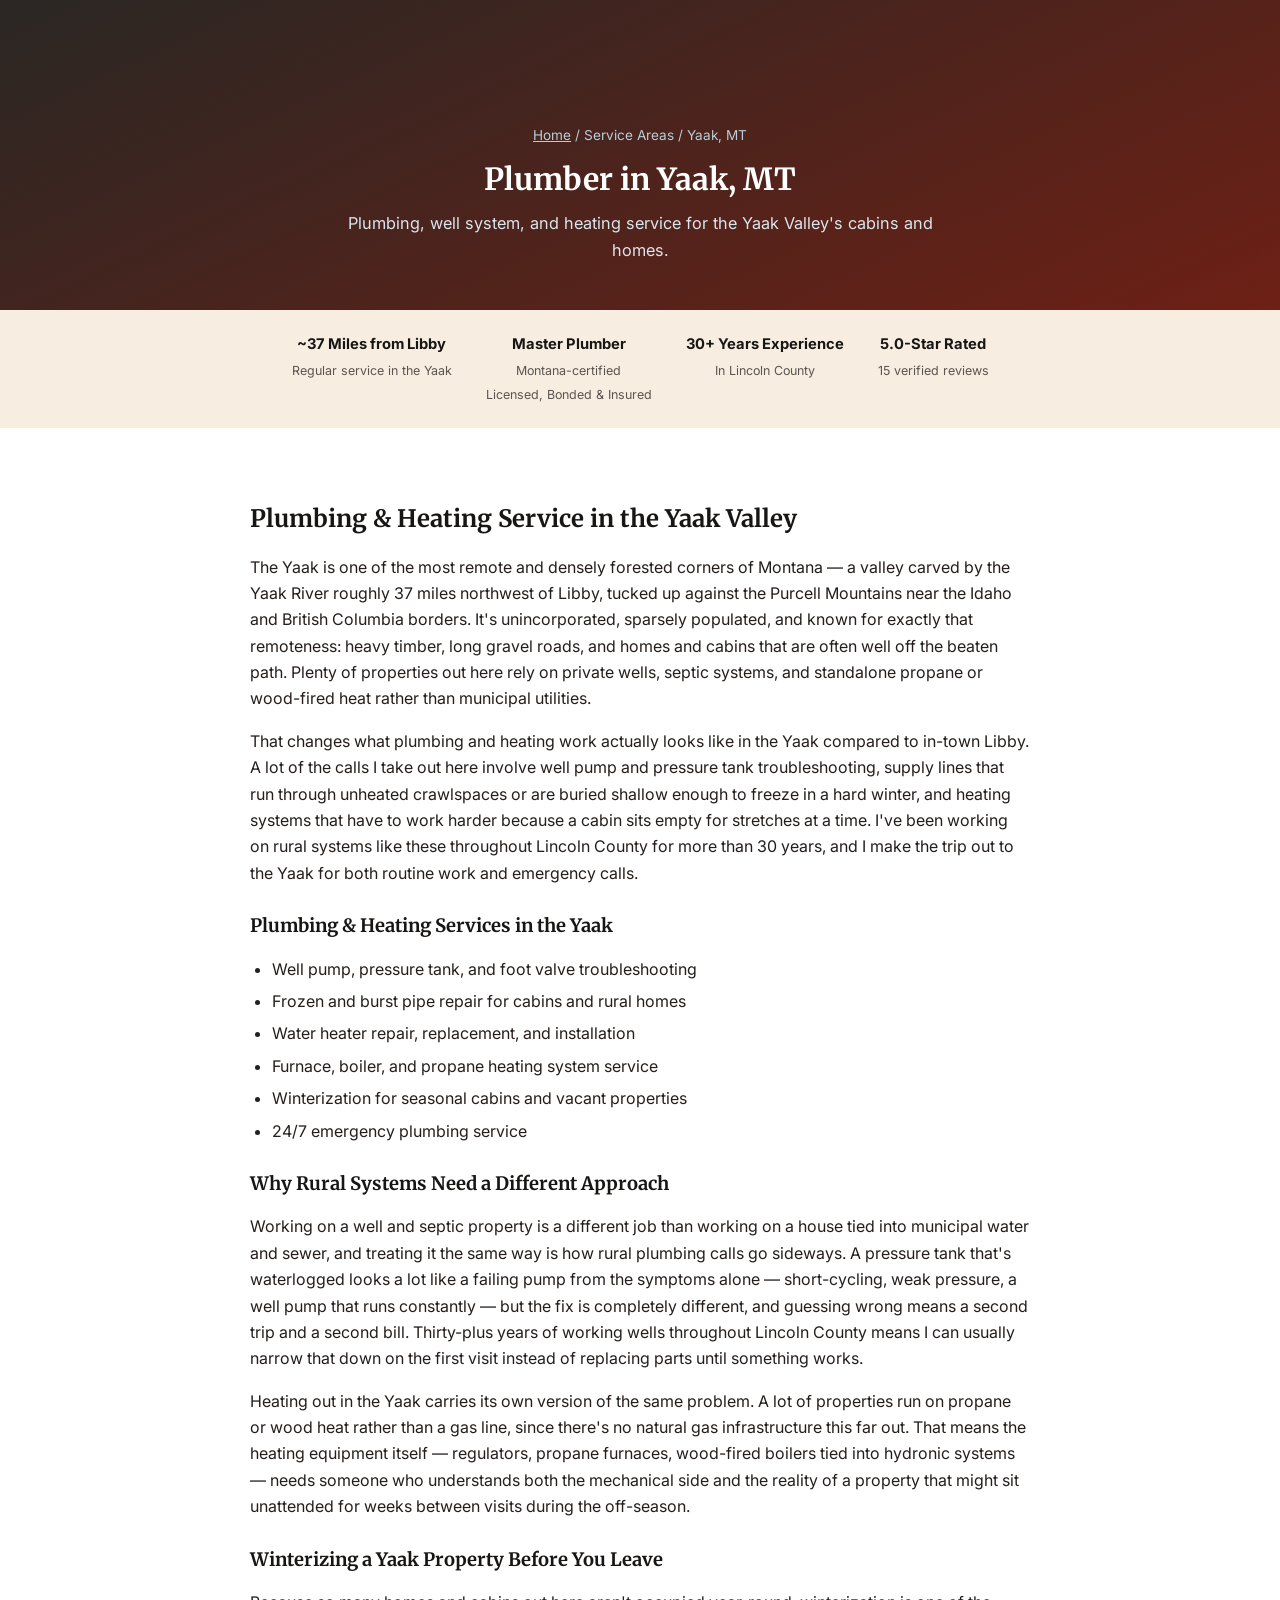
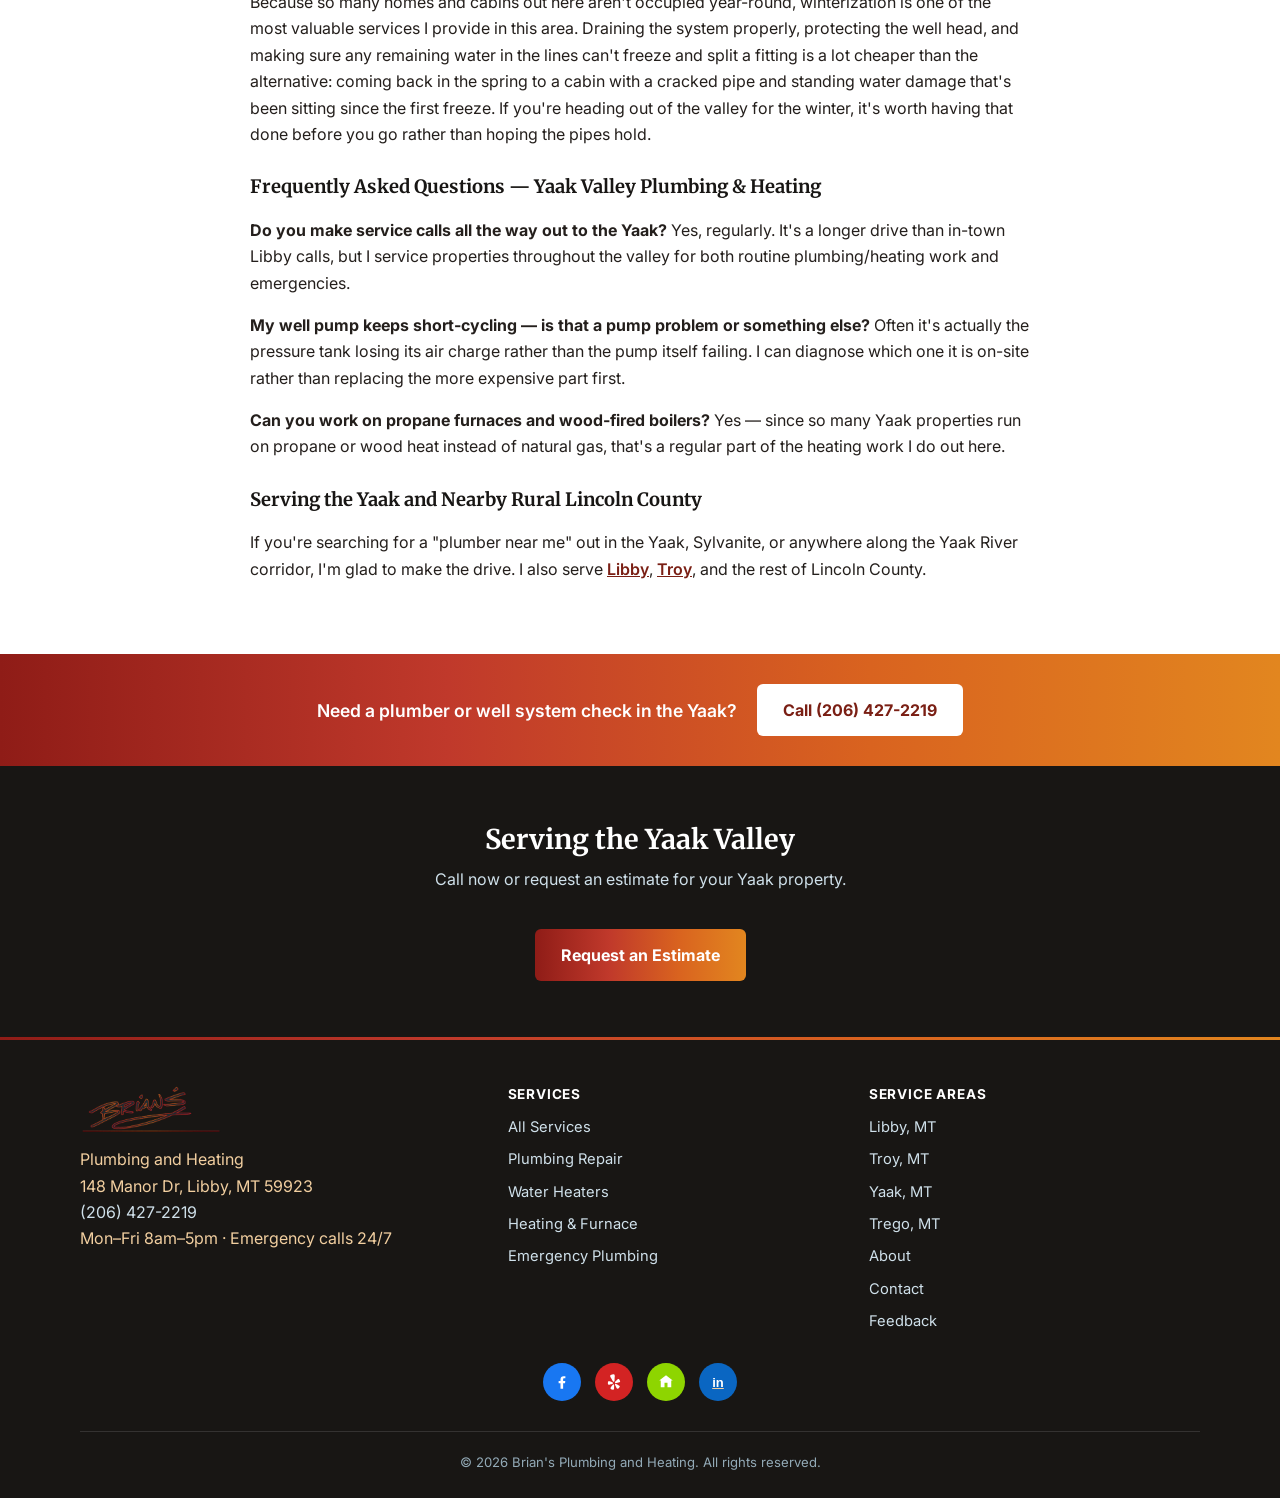
<file: plumber-yaak-mt.html>
<!DOCTYPE html>
<html lang="en">
<head>
<meta charset="UTF-8">
<meta name="viewport" content="width=device-width, initial-scale=1.0">

<script async src="https://www.googletagmanager.com/gtag/js?id=G-GZ6F2VEHD2"></script>
<script>
  window.dataLayer = window.dataLayer || [];
  function gtag(){dataLayer.push(arguments);}
  gtag('js', new Date());
  gtag('config', 'G-GZ6F2VEHD2');
</script>

<title>Plumber in Yaak, MT | Brian's Plumbing and Heating</title>
<meta name="description" content="Licensed Master Plumber serving the Yaak Valley, MT — plumbing, well systems, heating &amp; emergency service. Call (206) 427-2219.">
<link rel="canonical" href="https://briansplumbingheating.com/plumber-yaak-mt.html">
<link rel="preconnect" href="https://fonts.googleapis.com">
<link rel="preconnect" href="https://fonts.gstatic.com" crossorigin>
<link href="https://fonts.googleapis.com/css2?family=Inter:wght@400;500;600;700&family=Merriweather:wght@700;900&display=swap" rel="stylesheet">

<meta property="og:type" content="website">
<meta property="og:site_name" content="Brian's Plumbing and Heating">
<meta property="og:title" content="Plumber in Yaak, MT | Brian's Plumbing and Heating">
<meta property="og:description" content="Licensed Master Plumber serving the Yaak Valley, MT — plumbing, well systems, heating &amp; emergency service.">
<meta property="og:url" content="https://briansplumbingheating.com/plumber-yaak-mt.html">
<meta property="og:image" content="https://briansplumbingheating.com/images/og-share.jpg">
<meta property="og:image:width" content="1200">
<meta property="og:image:height" content="630">
<meta property="og:image:alt" content="Brian's Plumbing and Heating logo">
<meta property="og:locale" content="en_US">

<meta name="twitter:card" content="summary_large_image">
<meta name="twitter:title" content="Plumber in Yaak, MT | Brian's Plumbing and Heating">
<meta name="twitter:description" content="Licensed Master Plumber serving the Yaak Valley, MT — plumbing, well systems, heating &amp; emergency service.">
<meta name="twitter:image" content="https://briansplumbingheating.com/images/og-share.jpg">

<link rel="icon" href="/images/favicon-32.png" type="image/png" sizes="32x32">
<link rel="icon" href="/favicon.ico" sizes="48x48">
<link rel="manifest" href="/site.webmanifest">
<link rel="apple-touch-icon" href="/apple-touch-icon.png">

<script type="application/ld+json">
{
  "@context": "https://schema.org",
  "@type": "Plumber",
  "name": "Brian's Plumbing and Heating",
  "image": "https://briansplumbingheating.com/apple-touch-icon.png",
  "telephone": "+1-206-427-2219",
  "logo": "https://briansplumbingheating.com/images/logo-brians.png",
  "geo": { "@type": "GeoCoordinates", "latitude": 48.3880, "longitude": -115.5556 },
  "hasMap": "https://www.google.com/maps/search/?api=1&query=148+Manor+Dr+Libby+MT+59923",
  "founder": { "@type": "Person", "name": "Brian Hoskins" },
  "sameAs": [
    "https://www.facebook.com/p/Brians-Plumbing-and-Heating-100065176592016/",
    "https://www.yelp.com/biz/brians-plumbing-and-heating-libby-2",
    "https://nextdoor.com/pages/brians-plumbing-heating-everett-wa/",
    "https://www.linkedin.com/in/brian-hoskins-47652814a/"
  ],
  "address": {
    "@type": "PostalAddress",
    "streetAddress": "148 Manor Dr",
    "addressLocality": "Libby",
    "addressRegion": "MT",
    "postalCode": "59923",
    "addressCountry": "US"
  },
  "url": "https://briansplumbingheating.com/plumber-yaak-mt.html",
  "areaServed": { "@type": "Place", "name": "Yaak, MT" },
  "description": "Licensed Montana Master Plumber providing plumbing, well system, and heating service to the Yaak Valley, MT."
}
</script>
<link rel="stylesheet" href="css/main.css?v=20261111">
<noscript><style>header.site-header{opacity:1;transform:none;pointer-events:auto;visibility:visible}</style></noscript>
</head>
<body>
<a class="skip-link" href="#main-content">Skip to main content</a>

<header class="site-header">
  <div class="header-inner">
    <a href="/" class="brand">
      <span class="brand-lockup">
        <img class="brand-logo-brians" src="images/logo-brians.png" alt="Brian's" width="425" height="286">
        <img class="brand-logo-sub" src="images/logo-plumbing-heating.png" alt="Plumbing and Heating" width="425" height="56">
      </span>
    </a>
    <button class="nav-toggle" id="navToggle" aria-controls="mainNav" aria-label="Toggle navigation" aria-expanded="false">&#9776;</button>
    <nav class="main-nav" id="mainNav">
      <a href="services.html">Services</a>
      <a href="/#gallery">Gallery</a>
      <a href="/#service-areas">Service Areas</a>
      <a href="/#reviews">Reviews</a>
      <a href="about.html">About</a>
      <a href="contact.html">Contact</a>
      <a href="feedback.html">Feedback</a>
      <a href="tel:+12064272219" class="call-btn" onclick="trackCall('header_phone_button')">Call (206) 427-2219</a>
    </nav>
  </div>
</header>

<main id="main-content" tabindex="-1">
  <section class="page-hero">
    <div class="container">
      <div class="breadcrumb"><a href="/">Home</a> / Service Areas / Yaak, MT</div>
      <h1>Plumber in Yaak, MT</h1>
      <p>Plumbing, well system, and heating service for the Yaak Valley's cabins and homes.</p>
    </div>
  </section>

  <div class="trust-bar">
    <div class="container">
      <div class="trust-item"><strong>~37 Miles from Libby</strong><span>Regular service in the Yaak</span></div>
      <div class="trust-item"><strong>Master Plumber</strong><span>Montana-certified</span><span>Licensed, Bonded &amp; Insured</span></div>
      <div class="trust-item"><strong>30+ Years Experience</strong><span>In Lincoln County</span></div>
      <div class="trust-item"><strong>5.0-Star Rated</strong><span>15 verified reviews</span></div>
    </div>
  </div>

  <section class="content-section">
    <div class="container">
      <h2>Plumbing &amp; Heating Service in the Yaak Valley</h2>
      <p>The Yaak is one of the most remote and densely forested corners of Montana — a valley carved by the Yaak River roughly 37 miles northwest of Libby, tucked up against the Purcell Mountains near the Idaho and British Columbia borders. It's unincorporated, sparsely populated, and known for exactly that remoteness: heavy timber, long gravel roads, and homes and cabins that are often well off the beaten path. Plenty of properties out here rely on private wells, septic systems, and standalone propane or wood-fired heat rather than municipal utilities.</p>
      <p>That changes what plumbing and heating work actually looks like in the Yaak compared to in-town Libby. A lot of the calls I take out here involve well pump and pressure tank troubleshooting, supply lines that run through unheated crawlspaces or are buried shallow enough to freeze in a hard winter, and heating systems that have to work harder because a cabin sits empty for stretches at a time. I've been working on rural systems like these throughout Lincoln County for more than 30 years, and I make the trip out to the Yaak for both routine work and emergency calls.</p>

      <h3>Plumbing &amp; Heating Services in the Yaak</h3>
      <ul>
        <li>Well pump, pressure tank, and foot valve troubleshooting</li>
        <li>Frozen and burst pipe repair for cabins and rural homes</li>
        <li>Water heater repair, replacement, and installation</li>
        <li>Furnace, boiler, and propane heating system service</li>
        <li>Winterization for seasonal cabins and vacant properties</li>
        <li>24/7 emergency plumbing service</li>
      </ul>

      <h3>Why Rural Systems Need a Different Approach</h3>
      <p>Working on a well and septic property is a different job than working on a house tied into municipal water and sewer, and treating it the same way is how rural plumbing calls go sideways. A pressure tank that's waterlogged looks a lot like a failing pump from the symptoms alone — short-cycling, weak pressure, a well pump that runs constantly — but the fix is completely different, and guessing wrong means a second trip and a second bill. Thirty-plus years of working wells throughout Lincoln County means I can usually narrow that down on the first visit instead of replacing parts until something works.</p>
      <p>Heating out in the Yaak carries its own version of the same problem. A lot of properties run on propane or wood heat rather than a gas line, since there's no natural gas infrastructure this far out. That means the heating equipment itself — regulators, propane furnaces, wood-fired boilers tied into hydronic systems — needs someone who understands both the mechanical side and the reality of a property that might sit unattended for weeks between visits during the off-season.</p>

      <h3>Winterizing a Yaak Property Before You Leave</h3>
      <p>Because so many homes and cabins out here aren't occupied year-round, winterization is one of the most valuable services I provide in this area. Draining the system properly, protecting the well head, and making sure any remaining water in the lines can't freeze and split a fitting is a lot cheaper than the alternative: coming back in the spring to a cabin with a cracked pipe and standing water damage that's been sitting since the first freeze. If you're heading out of the valley for the winter, it's worth having that done before you go rather than hoping the pipes hold.</p>

      <h3>Frequently Asked Questions — Yaak Valley Plumbing &amp; Heating</h3>
      <p><strong>Do you make service calls all the way out to the Yaak?</strong> Yes, regularly. It's a longer drive than in-town Libby calls, but I service properties throughout the valley for both routine plumbing/heating work and emergencies.</p>
      <p><strong>My well pump keeps short-cycling — is that a pump problem or something else?</strong> Often it's actually the pressure tank losing its air charge rather than the pump itself failing. I can diagnose which one it is on-site rather than replacing the more expensive part first.</p>
      <p><strong>Can you work on propane furnaces and wood-fired boilers?</strong> Yes — since so many Yaak properties run on propane or wood heat instead of natural gas, that's a regular part of the heating work I do out here.</p>

      <h3>Serving the Yaak and Nearby Rural Lincoln County</h3>
      <p>If you're searching for a "plumber near me" out in the Yaak, Sylvanite, or anywhere along the Yaak River corridor, I'm glad to make the drive. I also serve <a href="/">Libby</a>, <a href="plumber-troy-mt.html">Troy</a>, and the rest of Lincoln County.</p>
    </div>
  </section>

  <section class="mini-cta">
    <div class="container">
      <p>Need a plumber or well system check in the Yaak?</p>
      <a href="tel:+12064272219" class="btn-primary" onclick="trackCall('location_yaak_phone_button')">Call (206) 427-2219</a>
    </div>
  </section>

  <section class="cta-section">
    <div class="container">
      <h2 class="section-title">Serving the Yaak Valley</h2>
      <p class="section-sub">Call now or request an estimate for your Yaak property.</p>
      <a href="contact.html" class="btn-primary">Request an Estimate</a>
    </div>
  </section>
</main>

<footer class="site-footer">
  <div class="footer-inner">
    <div>
      <img class="footer-logo" src="images/logo-brians.png" alt="Brian's Plumbing and Heating" width="425" height="286">
      <div class="footer-nap">
        Plumbing and Heating<br>
        148 Manor Dr, Libby, MT 59923<br>
        <a href="tel:+12064272219">(206) 427-2219</a><br>
        Mon&ndash;Fri 8am&ndash;5pm &middot; Emergency calls 24/7
      </div>
    </div>
    <div class="footer-col">
      <h4>Services</h4>
      <nav class="footer-sitemap" aria-label="Service links">
        <a href="services.html">All Services</a>
        <a href="plumbing-repair-installation.html">Plumbing Repair</a>
        <a href="water-heater-services.html">Water Heaters</a>
        <a href="heating-furnace-services.html">Heating &amp; Furnace</a>
        <a href="emergency-plumbing.html">Emergency Plumbing</a>
      </nav>
    </div>
    <div class="footer-col">
      <h4>Service Areas</h4>
      <nav class="footer-sitemap" aria-label="Location links">
        <a href="/">Libby, MT</a>
        <a href="plumber-troy-mt.html">Troy, MT</a>
        <a href="plumber-yaak-mt.html">Yaak, MT</a>
        <a href="plumber-trego-mt.html">Trego, MT</a>
        <a href="about.html">About</a>
        <a href="contact.html">Contact</a>
        <a href="feedback.html">Feedback</a>
      </nav>
    </div>
  </div>

  <div class="social-icons">
    <a href="https://www.facebook.com/p/Brians-Plumbing-and-Heating-100065176592016/" target="_blank" rel="noopener" class="icon-fb" aria-label="Brian's Plumbing on Facebook" onclick="trackOutbound('footer_facebook')">
      <svg viewBox="0 0 24 24"><path d="M13.5 21v-7.5h2.5l.4-3H13.5V8.5c0-.9.25-1.5 1.55-1.5H16.5V4.3C16.2 4.26 15.2 4.2 14 4.2c-2.4 0-4 1.46-4 4.15V10.5H7.5v3H10V21h3.5z"/></svg>
    </a>
    <a href="https://www.yelp.com/biz/brians-plumbing-and-heating-libby-2" target="_blank" rel="noopener" class="icon-yelp" aria-label="Brian's Plumbing on Yelp" onclick="trackOutbound('footer_yelp')">
      <svg viewBox="0 0 24 24"><path d="M10.84 4.31L11.06 4.26L11.45 4.27L12.33 4.59L12.45 4.70L12.55 4.85L12.75 5.66L12.75 6.99L12.68 7.37L12.61 8.36L12.50 10.89L12.31 11.39L12.04 11.61L11.82 11.73L11.43 11.83L10.90 11.37L10.11 10.07L9.88 9.57L9.47 8.81L9.14 8.30L8.92 7.86L8.63 7.45L8.47 6.96L8.27 6.55L8.16 6.05L8.17 5.73L8.23 5.56L8.49 5.24L8.83 4.95L9.19 4.73L9.40 4.64L10.06 4.45L10.56 4.41ZM15.72 9.13L15.90 9.01L16.22 8.92L16.44 8.90L16.64 8.94L16.81 9.03L17.29 9.54L17.46 9.79L17.81 10.45L18.13 11.22L18.15 11.44L18.03 11.83L17.58 12.17L17.24 12.32L16.77 12.46L15.90 12.61L15.12 12.88L14.46 12.97L13.63 13.15L13.26 12.96L13.07 12.79L12.98 12.54L12.96 12.32L12.98 12.10L13.10 11.77ZM6.37 11.30L6.55 11.20L6.75 11.15L7.19 11.14L7.52 11.19L7.91 11.30L8.41 11.55L9.23 11.82L9.62 11.98L10.22 12.17L11.03 12.63L11.15 12.98L11.11 13.27L10.94 13.55L10.59 13.80L9.40 14.20L8.63 14.32L7.84 14.57L7.41 14.66L6.75 14.67L6.42 14.59L6.15 14.47L5.92 13.86L5.85 13.42L5.96 11.89L6.03 11.70L6.18 11.45ZM13.19 14.02L13.47 13.89L13.69 13.83L13.91 13.85L14.08 13.90L14.49 14.18L14.96 14.34L15.37 14.63L15.87 14.85L16.68 15.40L17.08 15.55L17.24 15.64L17.69 16.16L17.74 16.30L17.77 16.50L17.75 16.72L17.59 17.11L17.25 17.60L16.71 18.13L16.27 18.43L15.89 18.63L15.67 18.69L15.45 18.70L15.23 18.61L14.95 18.43L14.51 17.88L14.07 17.11L13.07 15.07L12.98 14.74L12.96 14.52L13.03 14.30ZM11.24 14.41L11.47 14.35L11.82 14.52L12.03 14.77L12.11 14.97L12.16 15.84L12.09 17.16L12.06 18.70L12.03 18.92L11.87 19.31L11.60 19.53L11.38 19.66L10.99 19.75L10.60 19.63L10.17 19.59L9.84 19.51L9.58 19.40L9.24 19.18L8.80 18.95L8.70 18.86L8.53 18.59L8.49 18.48L8.47 18.26L8.70 17.55L9.01 17.07L9.42 16.59L9.91 15.86L10.58 14.96L10.99 14.56Z"/></svg>
    </a>
    <a href="https://nextdoor.com/pages/brians-plumbing-heating-everett-wa/" target="_blank" rel="noopener" class="icon-nextdoor" aria-label="Brian's Plumbing on Nextdoor" onclick="trackOutbound('footer_nextdoor')">
      <svg viewBox="0 0 24 24"><path d="M12 3 3 10h2v9h5v-6h4v6h5v-9h2z"/></svg>
    </a>
    <a href="https://www.linkedin.com/in/brian-hoskins-47652814a/" target="_blank" rel="noopener" class="icon-linkedin" aria-label="Brian Hoskins on LinkedIn" onclick="trackOutbound('footer_linkedin')">
      <span>in</span>
    </a>
  </div>
  <div class="footer-bottom">
    &copy; <span id="year"></span> Brian's Plumbing and Heating. All rights reserved.
  </div>
</footer>

<script src="js/main.js?v=20261111"></script>
</body>
</html>
</file>
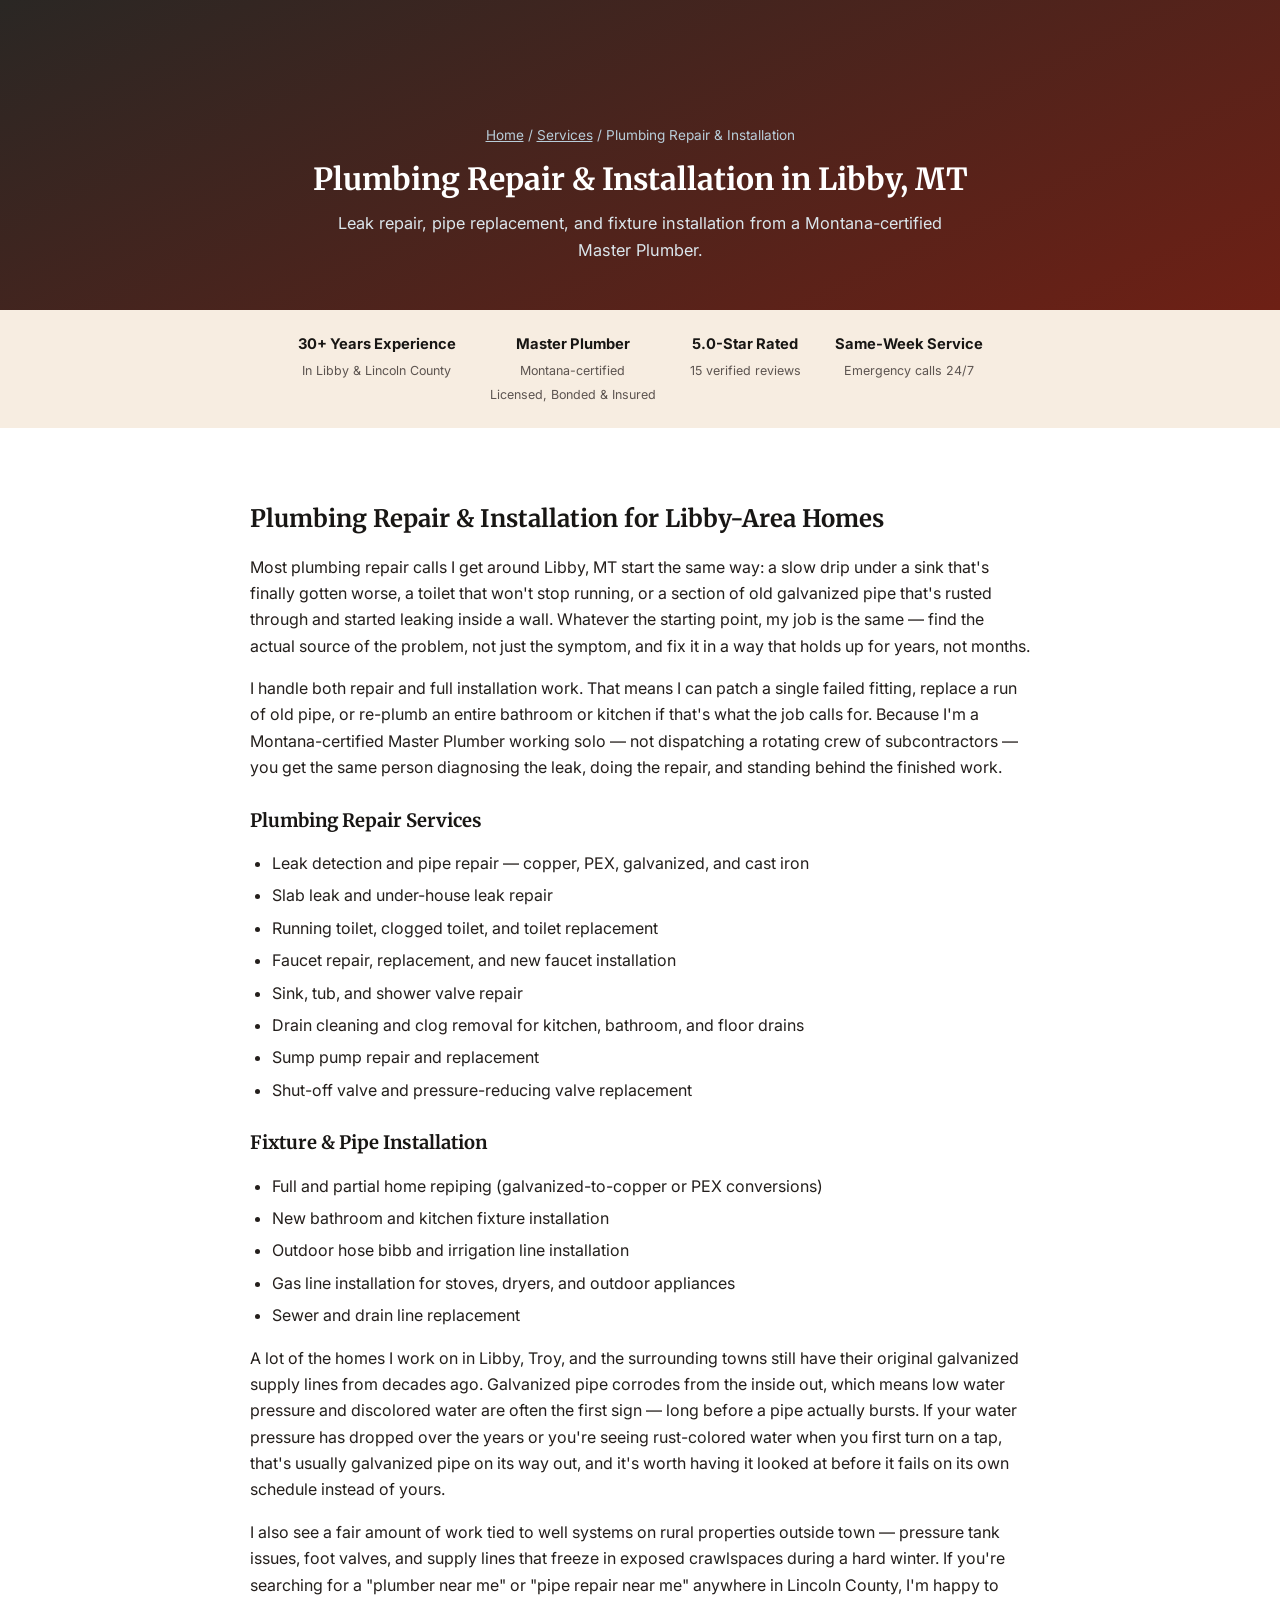
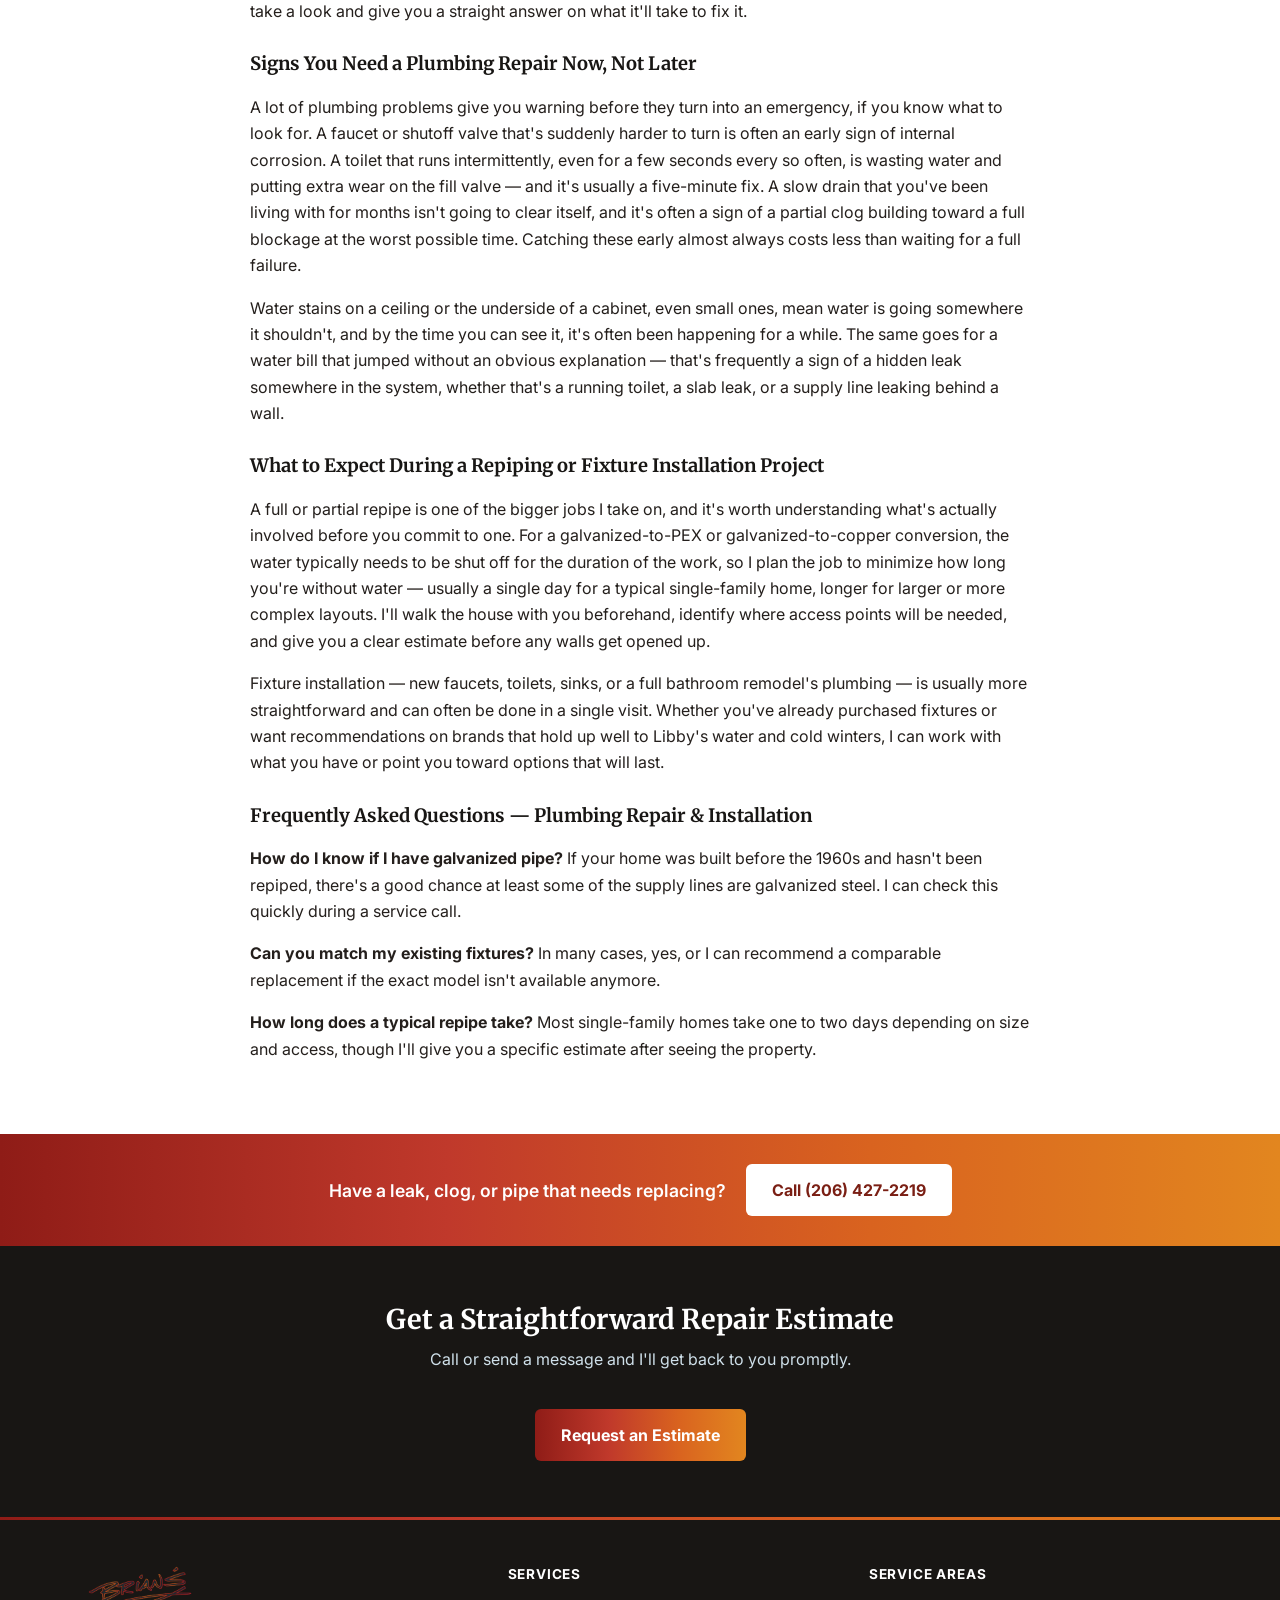
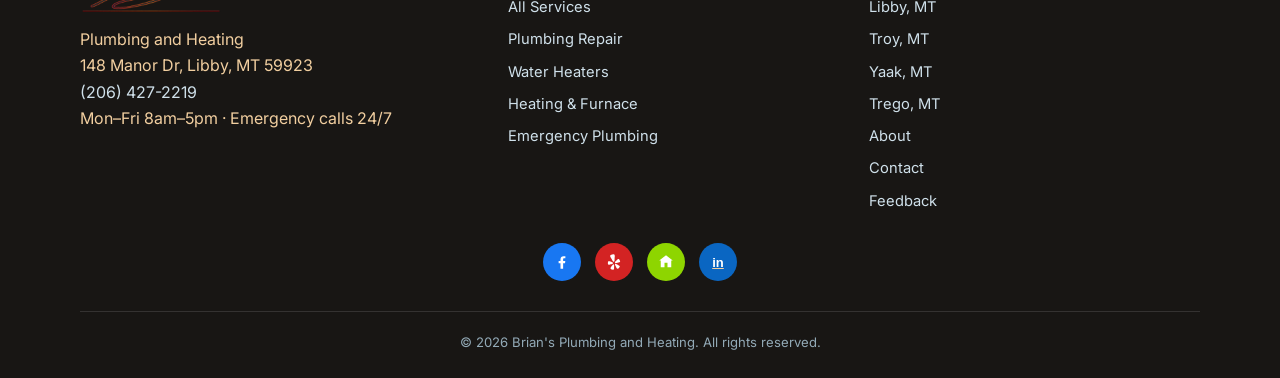
<file: plumbing-repair-installation.html>
<!DOCTYPE html>
<html lang="en">
<head>
<meta charset="UTF-8">
<meta name="viewport" content="width=device-width, initial-scale=1.0">

<script async src="https://www.googletagmanager.com/gtag/js?id=G-GZ6F2VEHD2"></script>
<script>
  window.dataLayer = window.dataLayer || [];
  function gtag(){dataLayer.push(arguments);}
  gtag('js', new Date());
  gtag('config', 'G-GZ6F2VEHD2');
</script>

<title>Plumbing Repair in Libby, MT | Brian's Plumbing and Heating</title>
<meta name="description" content="Pipe repair, leak fixes, fixture installation &amp; drain cleaning in Libby, MT. Licensed Master Plumber, 30+ years experience. Call (206) 427-2219.">
<link rel="canonical" href="https://briansplumbingheating.com/plumbing-repair-installation.html">
<link rel="preconnect" href="https://fonts.googleapis.com">
<link rel="preconnect" href="https://fonts.gstatic.com" crossorigin>
<link href="https://fonts.googleapis.com/css2?family=Inter:wght@400;500;600;700&family=Merriweather:wght@700;900&display=swap" rel="stylesheet">

<meta property="og:type" content="website">
<meta property="og:site_name" content="Brian's Plumbing and Heating">
<meta property="og:title" content="Plumbing Repair in Libby, MT | Brian's Plumbing and Heating">
<meta property="og:description" content="Pipe repair, leak fixes, fixture installation &amp; drain cleaning in Libby, MT. Licensed Master Plumber, 30+ years experience.">
<meta property="og:url" content="https://briansplumbingheating.com/plumbing-repair-installation.html">
<meta property="og:image" content="https://briansplumbingheating.com/images/og-share.jpg">
<meta property="og:image:width" content="1200">
<meta property="og:image:height" content="630">
<meta property="og:image:alt" content="Brian's Plumbing and Heating logo">
<meta property="og:locale" content="en_US">

<meta name="twitter:card" content="summary_large_image">
<meta name="twitter:title" content="Plumbing Repair in Libby, MT | Brian's Plumbing and Heating">
<meta name="twitter:description" content="Pipe repair, leak fixes, fixture installation &amp; drain cleaning in Libby, MT.">
<meta name="twitter:image" content="https://briansplumbingheating.com/images/og-share.jpg">

<link rel="icon" href="/images/favicon-32.png" type="image/png" sizes="32x32">
<link rel="icon" href="/favicon.ico" sizes="48x48">
<link rel="manifest" href="/site.webmanifest">
<link rel="apple-touch-icon" href="/apple-touch-icon.png">
<script type="application/ld+json">
{
  "@context": "https://schema.org",
  "@type": "Plumber",
  "name": "Brian's Plumbing and Heating",
  "image": "https://briansplumbingheating.com/images/og-share.jpg",
  "telephone": "+1-206-427-2219",
  "logo": "https://briansplumbingheating.com/images/logo-brians.png",
  "geo": { "@type": "GeoCoordinates", "latitude": 48.3880, "longitude": -115.5556 },
  "hasMap": "https://www.google.com/maps/search/?api=1&query=148+Manor+Dr+Libby+MT+59923",
  "founder": { "@type": "Person", "name": "Brian Hoskins" },
  "sameAs": [
    "https://www.facebook.com/p/Brians-Plumbing-and-Heating-100065176592016/",
    "https://www.yelp.com/biz/brians-plumbing-and-heating-libby-2",
    "https://nextdoor.com/pages/brians-plumbing-heating-everett-wa/",
    "https://www.linkedin.com/in/brian-hoskins-47652814a/"
  ],
  "address": {
    "@type": "PostalAddress",
    "streetAddress": "148 Manor Dr",
    "addressLocality": "Libby",
    "addressRegion": "MT",
    "postalCode": "59923",
    "addressCountry": "US"
  },
  "url": "https://briansplumbingheating.com/plumbing-repair-installation.html",
  "description": "Pipe repair, leak fixes, fixture installation & drain cleaning in Libby, MT. Licensed Master Plumber, 30+ years experience. Call (206) 427-2219.",
  "areaServed": [
    { "@type": "City", "name": "Libby, MT" },
    { "@type": "City", "name": "Troy, MT" },
    { "@type": "Place", "name": "Yaak, MT" },
    { "@type": "Place", "name": "Trego, MT" },
    { "@type": "AdministrativeArea", "name": "Lincoln County, MT" }
  ],
  "openingHoursSpecification": [
    {
      "@type": "OpeningHoursSpecification",
      "dayOfWeek": ["Monday","Tuesday","Wednesday","Thursday","Friday"],
      "opens": "08:00",
      "closes": "17:00"
    }
  ]
}
</script>
<link rel="stylesheet" href="css/main.css?v=20261111">
<noscript><style>header.site-header{opacity:1;transform:none;pointer-events:auto;visibility:visible}</style></noscript>
</head>
<body>
<a class="skip-link" href="#main-content">Skip to main content</a>

<header class="site-header">
  <div class="header-inner">
    <a href="/" class="brand">
      <span class="brand-lockup">
        <img class="brand-logo-brians" src="images/logo-brians.png" alt="Brian's" width="425" height="286">
        <img class="brand-logo-sub" src="images/logo-plumbing-heating.png" alt="Plumbing and Heating" width="425" height="56">
      </span>
    </a>
    <button class="nav-toggle" id="navToggle" aria-controls="mainNav" aria-label="Toggle navigation" aria-expanded="false">&#9776;</button>
    <nav class="main-nav" id="mainNav">
      <a href="services.html">Services</a>
      <a href="/#gallery">Gallery</a>
      <a href="/#service-areas">Service Areas</a>
      <a href="/#reviews">Reviews</a>
      <a href="about.html">About</a>
      <a href="contact.html">Contact</a>
      <a href="feedback.html">Feedback</a>
      <a href="tel:+12064272219" class="call-btn" onclick="trackCall('header_phone_button')">Call (206) 427-2219</a>
    </nav>
  </div>
</header>

<main id="main-content" tabindex="-1">
  <section class="page-hero">
    <div class="container">
      <div class="breadcrumb"><a href="/">Home</a> / <a href="services.html">Services</a> / Plumbing Repair &amp; Installation</div>
      <h1>Plumbing Repair &amp; Installation in Libby, MT</h1>
      <p>Leak repair, pipe replacement, and fixture installation from a Montana-certified Master Plumber.</p>
    </div>
  </section>

  <div class="trust-bar">
    <div class="container">
      <div class="trust-item"><strong>30+ Years Experience</strong><span>In Libby &amp; Lincoln County</span></div>
      <div class="trust-item"><strong>Master Plumber</strong><span>Montana-certified</span><span>Licensed, Bonded &amp; Insured</span></div>
      <div class="trust-item"><strong>5.0-Star Rated</strong><span>15 verified reviews</span></div>
      <div class="trust-item"><strong>Same-Week Service</strong><span>Emergency calls 24/7</span></div>
    </div>
  </div>

  <section class="content-section">
    <div class="container">
      <h2>Plumbing Repair &amp; Installation for Libby-Area Homes</h2>
      <p>Most plumbing repair calls I get around Libby, MT start the same way: a slow drip under a sink that's finally gotten worse, a toilet that won't stop running, or a section of old galvanized pipe that's rusted through and started leaking inside a wall. Whatever the starting point, my job is the same — find the actual source of the problem, not just the symptom, and fix it in a way that holds up for years, not months.</p>
      <p>I handle both repair and full installation work. That means I can patch a single failed fitting, replace a run of old pipe, or re-plumb an entire bathroom or kitchen if that's what the job calls for. Because I'm a Montana-certified Master Plumber working solo — not dispatching a rotating crew of subcontractors — you get the same person diagnosing the leak, doing the repair, and standing behind the finished work.</p>

      <h3>Plumbing Repair Services</h3>
      <ul>
        <li>Leak detection and pipe repair — copper, PEX, galvanized, and cast iron</li>
        <li>Slab leak and under-house leak repair</li>
        <li>Running toilet, clogged toilet, and toilet replacement</li>
        <li>Faucet repair, replacement, and new faucet installation</li>
        <li>Sink, tub, and shower valve repair</li>
        <li>Drain cleaning and clog removal for kitchen, bathroom, and floor drains</li>
        <li>Sump pump repair and replacement</li>
        <li>Shut-off valve and pressure-reducing valve replacement</li>
      </ul>

      <h3>Fixture &amp; Pipe Installation</h3>
      <ul>
        <li>Full and partial home repiping (galvanized-to-copper or PEX conversions)</li>
        <li>New bathroom and kitchen fixture installation</li>
        <li>Outdoor hose bibb and irrigation line installation</li>
        <li>Gas line installation for stoves, dryers, and outdoor appliances</li>
        <li>Sewer and drain line replacement</li>
      </ul>

      <p>A lot of the homes I work on in Libby, Troy, and the surrounding towns still have their original galvanized supply lines from decades ago. Galvanized pipe corrodes from the inside out, which means low water pressure and discolored water are often the first sign — long before a pipe actually bursts. If your water pressure has dropped over the years or you're seeing rust-colored water when you first turn on a tap, that's usually galvanized pipe on its way out, and it's worth having it looked at before it fails on its own schedule instead of yours.</p>
      <p>I also see a fair amount of work tied to well systems on rural properties outside town — pressure tank issues, foot valves, and supply lines that freeze in exposed crawlspaces during a hard winter. If you're searching for a "plumber near me" or "pipe repair near me" anywhere in Lincoln County, I'm happy to take a look and give you a straight answer on what it'll take to fix it.</p>

      <h3>Signs You Need a Plumbing Repair Now, Not Later</h3>
      <p>A lot of plumbing problems give you warning before they turn into an emergency, if you know what to look for. A faucet or shutoff valve that's suddenly harder to turn is often an early sign of internal corrosion. A toilet that runs intermittently, even for a few seconds every so often, is wasting water and putting extra wear on the fill valve — and it's usually a five-minute fix. A slow drain that you've been living with for months isn't going to clear itself, and it's often a sign of a partial clog building toward a full blockage at the worst possible time. Catching these early almost always costs less than waiting for a full failure.</p>
      <p>Water stains on a ceiling or the underside of a cabinet, even small ones, mean water is going somewhere it shouldn't, and by the time you can see it, it's often been happening for a while. The same goes for a water bill that jumped without an obvious explanation — that's frequently a sign of a hidden leak somewhere in the system, whether that's a running toilet, a slab leak, or a supply line leaking behind a wall.</p>

      <h3>What to Expect During a Repiping or Fixture Installation Project</h3>
      <p>A full or partial repipe is one of the bigger jobs I take on, and it's worth understanding what's actually involved before you commit to one. For a galvanized-to-PEX or galvanized-to-copper conversion, the water typically needs to be shut off for the duration of the work, so I plan the job to minimize how long you're without water — usually a single day for a typical single-family home, longer for larger or more complex layouts. I'll walk the house with you beforehand, identify where access points will be needed, and give you a clear estimate before any walls get opened up.</p>
      <p>Fixture installation — new faucets, toilets, sinks, or a full bathroom remodel's plumbing — is usually more straightforward and can often be done in a single visit. Whether you've already purchased fixtures or want recommendations on brands that hold up well to Libby's water and cold winters, I can work with what you have or point you toward options that will last.</p>

      <h3>Frequently Asked Questions — Plumbing Repair &amp; Installation</h3>
      <p><strong>How do I know if I have galvanized pipe?</strong> If your home was built before the 1960s and hasn't been repiped, there's a good chance at least some of the supply lines are galvanized steel. I can check this quickly during a service call.</p>
      <p><strong>Can you match my existing fixtures?</strong> In many cases, yes, or I can recommend a comparable replacement if the exact model isn't available anymore.</p>
      <p><strong>How long does a typical repipe take?</strong> Most single-family homes take one to two days depending on size and access, though I'll give you a specific estimate after seeing the property.</p>
    </div>
  </section>

  <section class="mini-cta">
    <div class="container">
      <p>Have a leak, clog, or pipe that needs replacing?</p>
      <a href="tel:+12064272219" class="btn-primary" onclick="trackCall('service_plumbing_phone_button')">Call (206) 427-2219</a>
    </div>
  </section>

  <section class="cta-section">
    <div class="container">
      <h2 class="section-title">Get a Straightforward Repair Estimate</h2>
      <p class="section-sub">Call or send a message and I'll get back to you promptly.</p>
      <a href="contact.html" class="btn-primary">Request an Estimate</a>
    </div>
  </section>
</main>

<footer class="site-footer">
  <div class="footer-inner">
    <div>
      <img class="footer-logo" src="images/logo-brians.png" alt="Brian's Plumbing and Heating" width="425" height="286">
      <div class="footer-nap">
        Plumbing and Heating<br>
        148 Manor Dr, Libby, MT 59923<br>
        <a href="tel:+12064272219">(206) 427-2219</a><br>
        Mon&ndash;Fri 8am&ndash;5pm &middot; Emergency calls 24/7
      </div>
    </div>
    <div class="footer-col">
      <h4>Services</h4>
      <nav class="footer-sitemap" aria-label="Service links">
        <a href="services.html">All Services</a>
        <a href="plumbing-repair-installation.html">Plumbing Repair</a>
        <a href="water-heater-services.html">Water Heaters</a>
        <a href="heating-furnace-services.html">Heating &amp; Furnace</a>
        <a href="emergency-plumbing.html">Emergency Plumbing</a>
      </nav>
    </div>
    <div class="footer-col">
      <h4>Service Areas</h4>
      <nav class="footer-sitemap" aria-label="Location links">
        <a href="/">Libby, MT</a>
        <a href="plumber-troy-mt.html">Troy, MT</a>
        <a href="plumber-yaak-mt.html">Yaak, MT</a>
        <a href="plumber-trego-mt.html">Trego, MT</a>
        <a href="about.html">About</a>
        <a href="contact.html">Contact</a>
        <a href="feedback.html">Feedback</a>
      </nav>
    </div>
  </div>

  <div class="social-icons">
    <a href="https://www.facebook.com/p/Brians-Plumbing-and-Heating-100065176592016/" target="_blank" rel="noopener" class="icon-fb" aria-label="Brian's Plumbing on Facebook" onclick="trackOutbound('footer_facebook')">
      <svg viewBox="0 0 24 24"><path d="M13.5 21v-7.5h2.5l.4-3H13.5V8.5c0-.9.25-1.5 1.55-1.5H16.5V4.3C16.2 4.26 15.2 4.2 14 4.2c-2.4 0-4 1.46-4 4.15V10.5H7.5v3H10V21h3.5z"/></svg>
    </a>
    <a href="https://www.yelp.com/biz/brians-plumbing-and-heating-libby-2" target="_blank" rel="noopener" class="icon-yelp" aria-label="Brian's Plumbing on Yelp" onclick="trackOutbound('footer_yelp')">
      <svg viewBox="0 0 24 24"><path d="M10.84 4.31L11.06 4.26L11.45 4.27L12.33 4.59L12.45 4.70L12.55 4.85L12.75 5.66L12.75 6.99L12.68 7.37L12.61 8.36L12.50 10.89L12.31 11.39L12.04 11.61L11.82 11.73L11.43 11.83L10.90 11.37L10.11 10.07L9.88 9.57L9.47 8.81L9.14 8.30L8.92 7.86L8.63 7.45L8.47 6.96L8.27 6.55L8.16 6.05L8.17 5.73L8.23 5.56L8.49 5.24L8.83 4.95L9.19 4.73L9.40 4.64L10.06 4.45L10.56 4.41ZM15.72 9.13L15.90 9.01L16.22 8.92L16.44 8.90L16.64 8.94L16.81 9.03L17.29 9.54L17.46 9.79L17.81 10.45L18.13 11.22L18.15 11.44L18.03 11.83L17.58 12.17L17.24 12.32L16.77 12.46L15.90 12.61L15.12 12.88L14.46 12.97L13.63 13.15L13.26 12.96L13.07 12.79L12.98 12.54L12.96 12.32L12.98 12.10L13.10 11.77ZM6.37 11.30L6.55 11.20L6.75 11.15L7.19 11.14L7.52 11.19L7.91 11.30L8.41 11.55L9.23 11.82L9.62 11.98L10.22 12.17L11.03 12.63L11.15 12.98L11.11 13.27L10.94 13.55L10.59 13.80L9.40 14.20L8.63 14.32L7.84 14.57L7.41 14.66L6.75 14.67L6.42 14.59L6.15 14.47L5.92 13.86L5.85 13.42L5.96 11.89L6.03 11.70L6.18 11.45ZM13.19 14.02L13.47 13.89L13.69 13.83L13.91 13.85L14.08 13.90L14.49 14.18L14.96 14.34L15.37 14.63L15.87 14.85L16.68 15.40L17.08 15.55L17.24 15.64L17.69 16.16L17.74 16.30L17.77 16.50L17.75 16.72L17.59 17.11L17.25 17.60L16.71 18.13L16.27 18.43L15.89 18.63L15.67 18.69L15.45 18.70L15.23 18.61L14.95 18.43L14.51 17.88L14.07 17.11L13.07 15.07L12.98 14.74L12.96 14.52L13.03 14.30ZM11.24 14.41L11.47 14.35L11.82 14.52L12.03 14.77L12.11 14.97L12.16 15.84L12.09 17.16L12.06 18.70L12.03 18.92L11.87 19.31L11.60 19.53L11.38 19.66L10.99 19.75L10.60 19.63L10.17 19.59L9.84 19.51L9.58 19.40L9.24 19.18L8.80 18.95L8.70 18.86L8.53 18.59L8.49 18.48L8.47 18.26L8.70 17.55L9.01 17.07L9.42 16.59L9.91 15.86L10.58 14.96L10.99 14.56Z"/></svg>
    </a>
    <a href="https://nextdoor.com/pages/brians-plumbing-heating-everett-wa/" target="_blank" rel="noopener" class="icon-nextdoor" aria-label="Brian's Plumbing on Nextdoor" onclick="trackOutbound('footer_nextdoor')">
      <svg viewBox="0 0 24 24"><path d="M12 3 3 10h2v9h5v-6h4v6h5v-9h2z"/></svg>
    </a>
    <a href="https://www.linkedin.com/in/brian-hoskins-47652814a/" target="_blank" rel="noopener" class="icon-linkedin" aria-label="Brian Hoskins on LinkedIn" onclick="trackOutbound('footer_linkedin')">
      <span>in</span>
    </a>
  </div>
  <div class="footer-bottom">
    &copy; <span id="year"></span> Brian's Plumbing and Heating. All rights reserved.
  </div>
</footer>

<script src="js/main.js?v=20261111"></script>
</body>
</html>
</file>
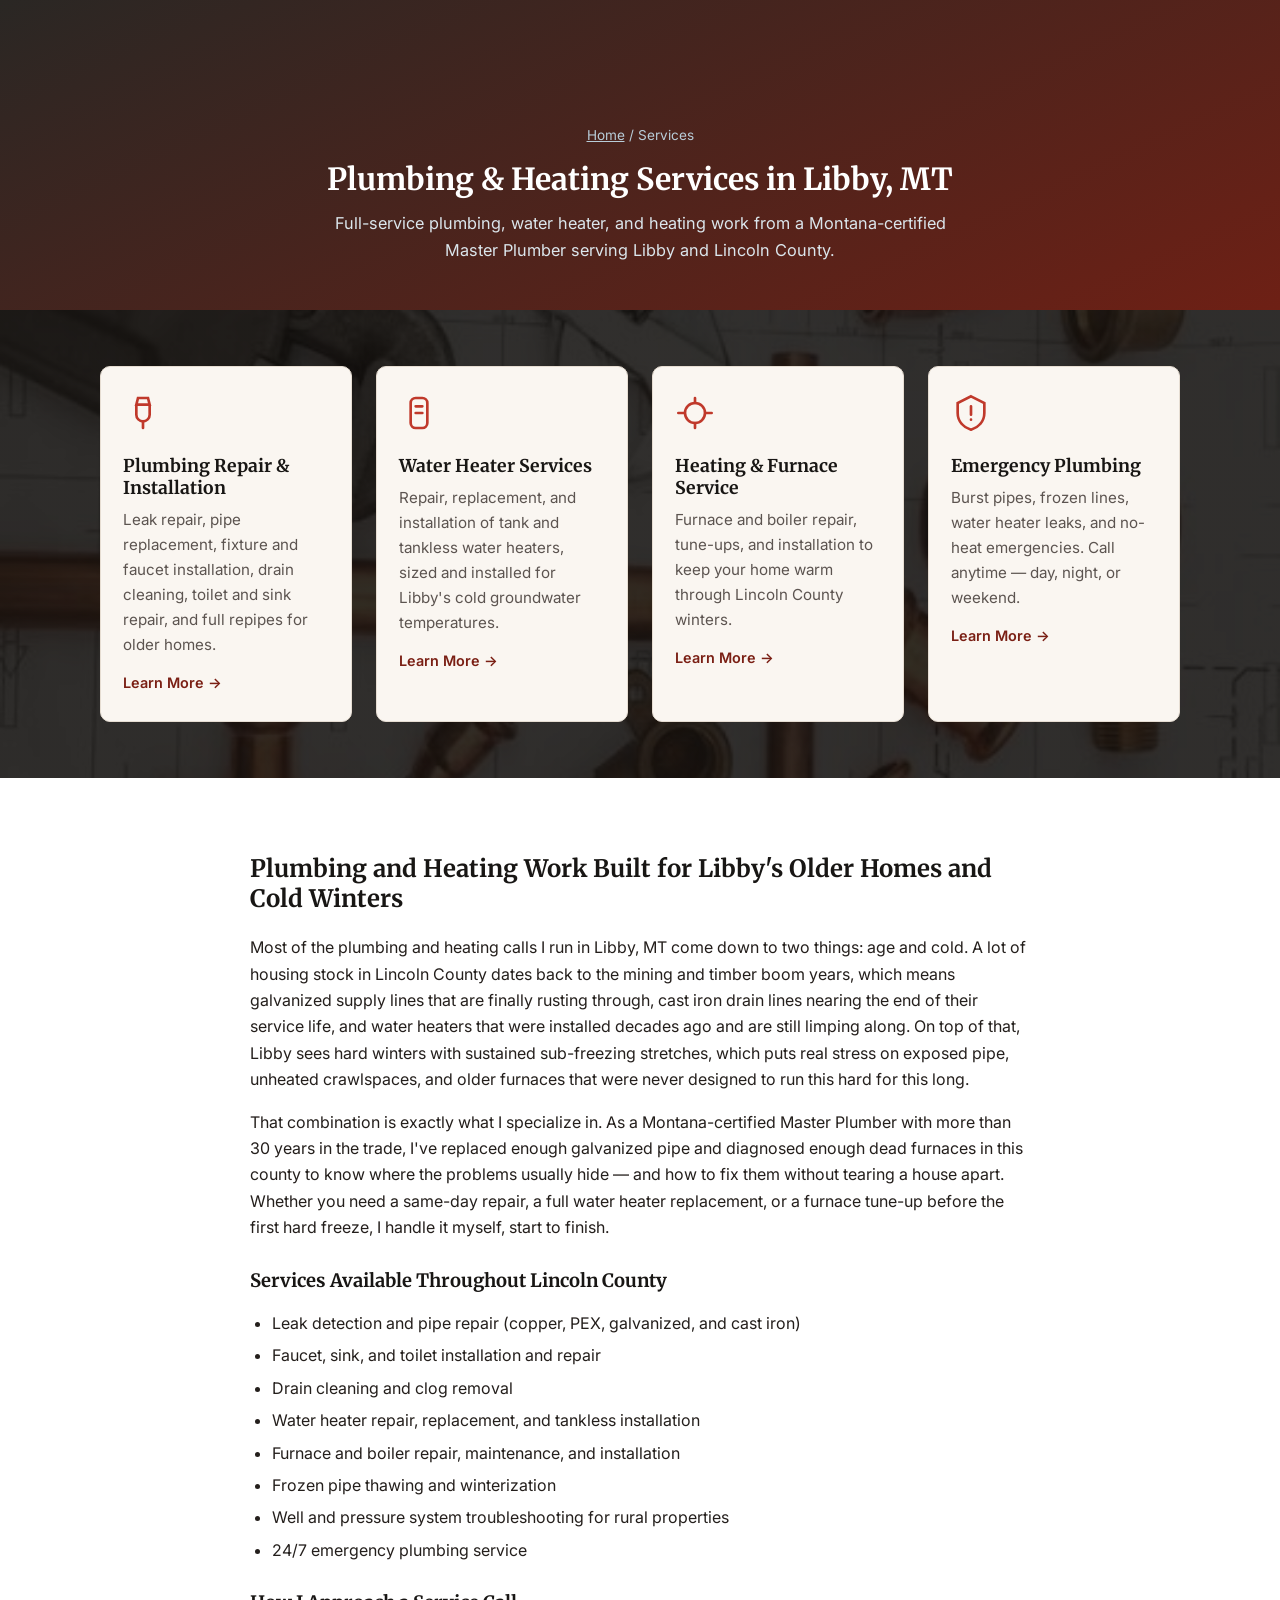
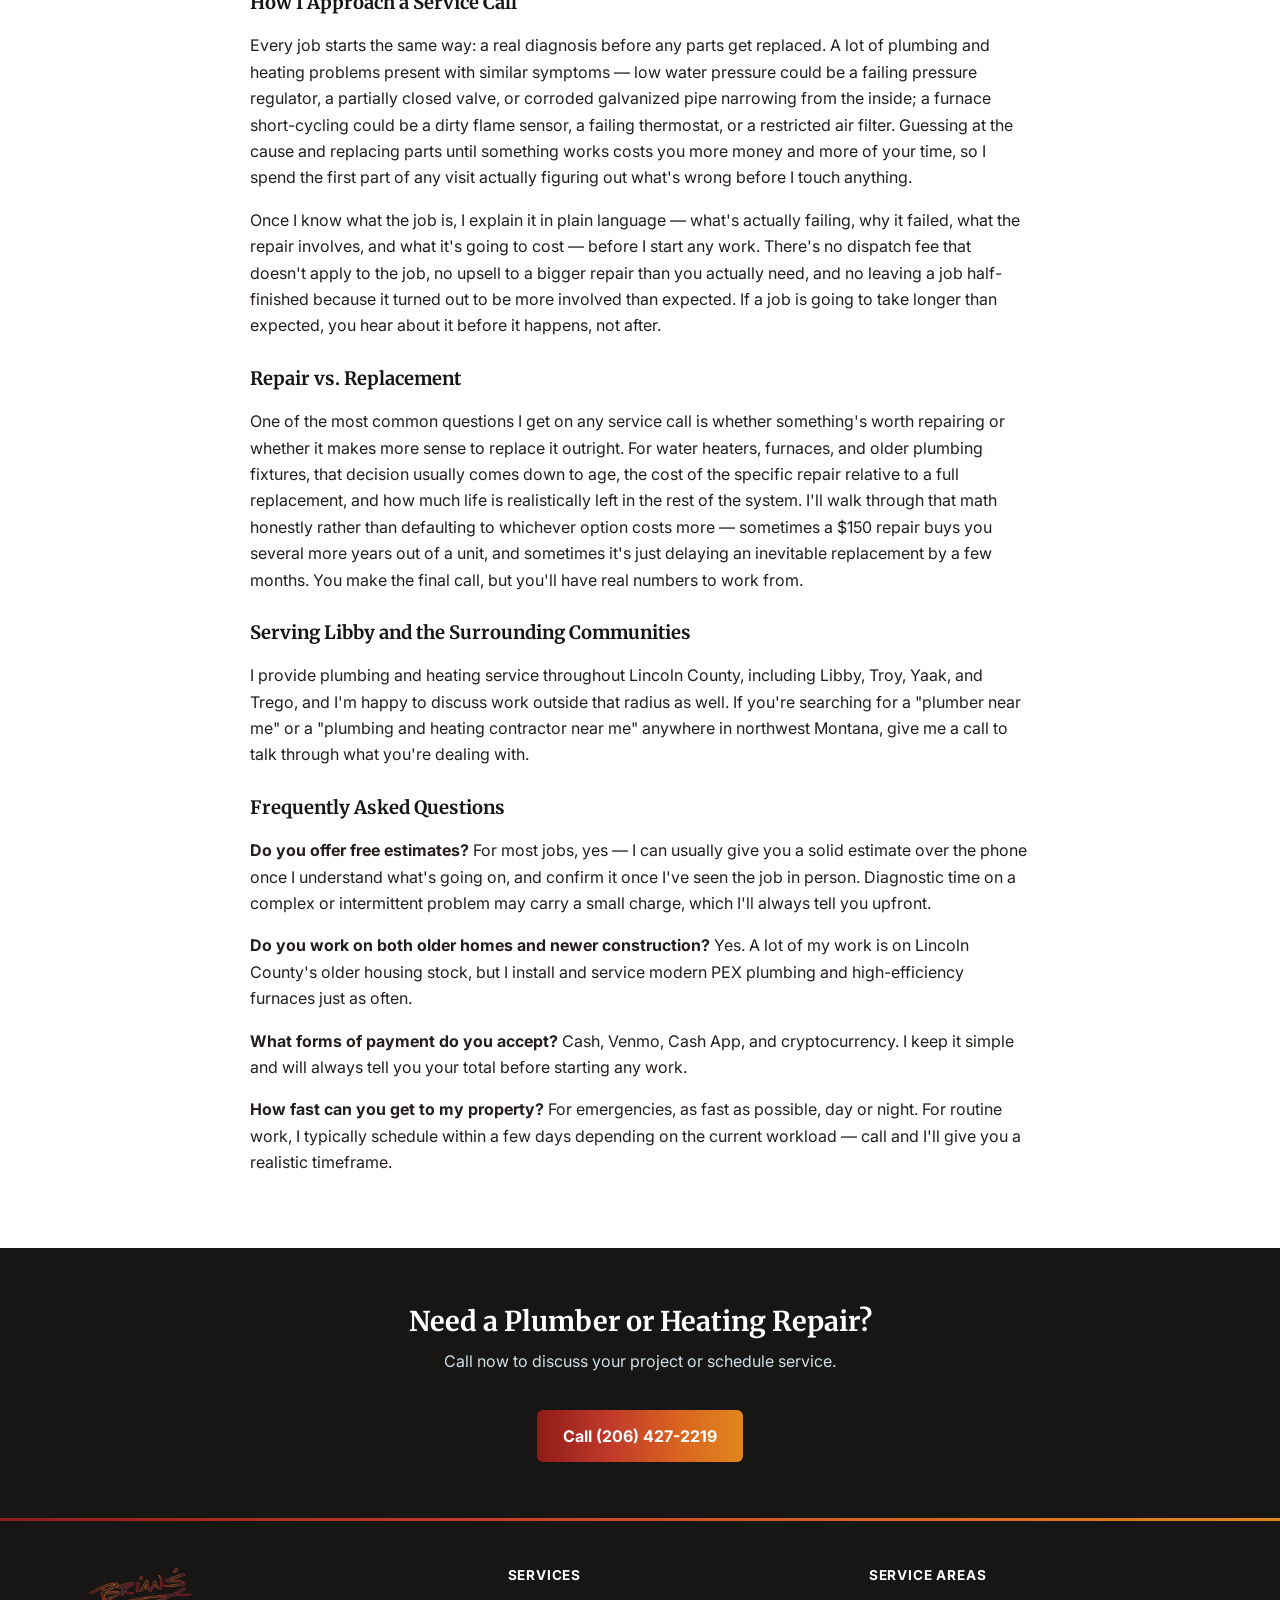
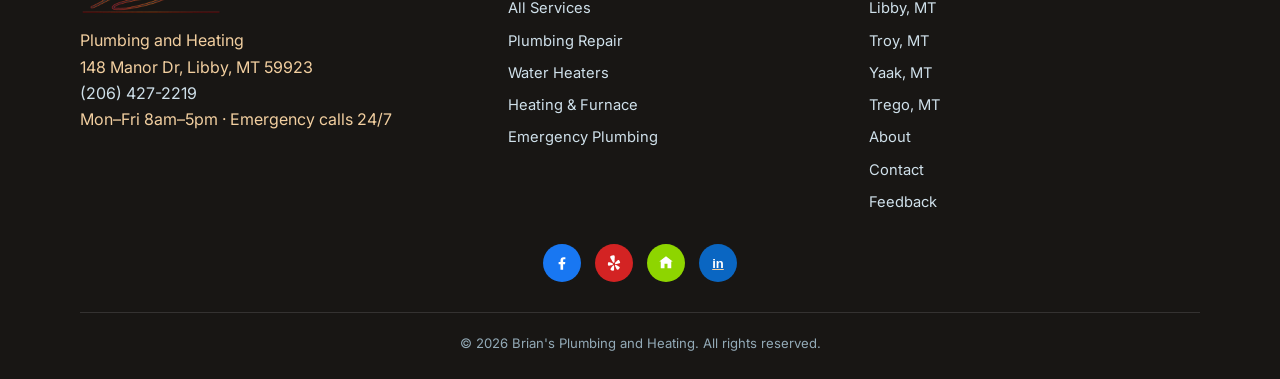
<file: services.html>
<!DOCTYPE html>
<html lang="en">
<head>
<meta charset="UTF-8">
<meta name="viewport" content="width=device-width, initial-scale=1.0">

<script async src="https://www.googletagmanager.com/gtag/js?id=G-GZ6F2VEHD2"></script>
<script>
  window.dataLayer = window.dataLayer || [];
  function gtag(){dataLayer.push(arguments);}
  gtag('js', new Date());
  gtag('config', 'G-GZ6F2VEHD2');
</script>

<title>Plumbing &amp; Heating Services | Brian's Plumbing and Heating</title>
<meta name="description" content="Plumbing repair, water heater installation, heating &amp; furnace service, and 24/7 emergency plumbing in Libby, MT. Licensed Master Plumber. Call (206) 427-2219.">
<link rel="canonical" href="https://briansplumbingheating.com/services.html">
<link rel="preconnect" href="https://fonts.googleapis.com">
<link rel="preconnect" href="https://fonts.gstatic.com" crossorigin>
<link href="https://fonts.googleapis.com/css2?family=Inter:wght@400;500;600;700&family=Merriweather:wght@700;900&display=swap" rel="stylesheet">

<meta property="og:type" content="website">
<meta property="og:site_name" content="Brian's Plumbing and Heating">
<meta property="og:title" content="Plumbing &amp; Heating Services | Brian's Plumbing and Heating">
<meta property="og:description" content="Plumbing repair, water heater installation, heating &amp; furnace service, and 24/7 emergency plumbing in Libby, MT.">
<meta property="og:url" content="https://briansplumbingheating.com/services.html">
<meta property="og:image" content="https://briansplumbingheating.com/images/og-share.jpg">
<meta property="og:image:width" content="1200">
<meta property="og:image:height" content="630">
<meta property="og:image:alt" content="Brian's Plumbing and Heating logo">
<meta property="og:locale" content="en_US">

<meta name="twitter:card" content="summary_large_image">
<meta name="twitter:title" content="Plumbing &amp; Heating Services | Brian's Plumbing and Heating">
<meta name="twitter:description" content="Plumbing repair, water heater installation, heating &amp; furnace service, and 24/7 emergency plumbing in Libby, MT.">
<meta name="twitter:image" content="https://briansplumbingheating.com/images/og-share.jpg">

<link rel="icon" href="/images/favicon-32.png" type="image/png" sizes="32x32">
<link rel="icon" href="/favicon.ico" sizes="48x48">
<link rel="manifest" href="/site.webmanifest">
<link rel="apple-touch-icon" href="/apple-touch-icon.png">
<script type="application/ld+json">
{
  "@context": "https://schema.org",
  "@type": "Plumber",
  "name": "Brian's Plumbing and Heating",
  "image": "https://briansplumbingheating.com/images/og-share.jpg",
  "telephone": "+1-206-427-2219",
  "logo": "https://briansplumbingheating.com/images/logo-brians.png",
  "geo": { "@type": "GeoCoordinates", "latitude": 48.3880, "longitude": -115.5556 },
  "hasMap": "https://www.google.com/maps/search/?api=1&query=148+Manor+Dr+Libby+MT+59923",
  "founder": { "@type": "Person", "name": "Brian Hoskins" },
  "sameAs": [
    "https://www.facebook.com/p/Brians-Plumbing-and-Heating-100065176592016/",
    "https://www.yelp.com/biz/brians-plumbing-and-heating-libby-2",
    "https://nextdoor.com/pages/brians-plumbing-heating-everett-wa/",
    "https://www.linkedin.com/in/brian-hoskins-47652814a/"
  ],
  "address": {
    "@type": "PostalAddress",
    "streetAddress": "148 Manor Dr",
    "addressLocality": "Libby",
    "addressRegion": "MT",
    "postalCode": "59923",
    "addressCountry": "US"
  },
  "url": "https://briansplumbingheating.com/services.html",
  "description": "Plumbing repair, water heater installation, heating & furnace service, and 24/7 emergency plumbing in Libby, MT. Licensed Master Plumber. Call (206) 427-2219.",
  "areaServed": [
    { "@type": "City", "name": "Libby, MT" },
    { "@type": "City", "name": "Troy, MT" },
    { "@type": "Place", "name": "Yaak, MT" },
    { "@type": "Place", "name": "Trego, MT" },
    { "@type": "AdministrativeArea", "name": "Lincoln County, MT" }
  ],
  "openingHoursSpecification": [
    {
      "@type": "OpeningHoursSpecification",
      "dayOfWeek": ["Monday","Tuesday","Wednesday","Thursday","Friday"],
      "opens": "08:00",
      "closes": "17:00"
    }
  ]
}
</script>
<link rel="stylesheet" href="css/main.css?v=20261111">
<noscript><style>header.site-header{opacity:1;transform:none;pointer-events:auto;visibility:visible}</style></noscript>
</head>
<body>
<a class="skip-link" href="#main-content">Skip to main content</a>

<header class="site-header">
  <div class="header-inner">
    <a href="/" class="brand">
      <span class="brand-lockup">
        <img class="brand-logo-brians" src="images/logo-brians.png" alt="Brian's" width="425" height="286">
        <img class="brand-logo-sub" src="images/logo-plumbing-heating.png" alt="Plumbing and Heating" width="425" height="56">
      </span>
    </a>
    <button class="nav-toggle" id="navToggle" aria-controls="mainNav" aria-label="Toggle navigation" aria-expanded="false">&#9776;</button>
    <nav class="main-nav" id="mainNav">
      <a href="services.html">Services</a>
      <a href="/#gallery">Gallery</a>
      <a href="/#service-areas">Service Areas</a>
      <a href="/#reviews">Reviews</a>
      <a href="about.html">About</a>
      <a href="contact.html">Contact</a>
      <a href="feedback.html">Feedback</a>
      <a href="tel:+12064272219" class="call-btn" onclick="trackCall('header_phone_button')">Call (206) 427-2219</a>
    </nav>
  </div>
</header>

<main id="main-content" tabindex="-1">
  <section class="page-hero">
    <div class="container">
      <div class="breadcrumb"><a href="/">Home</a> / Services</div>
      <h1>Plumbing &amp; Heating Services in Libby, MT</h1>
      <p>Full-service plumbing, water heater, and heating work from a Montana-certified Master Plumber serving Libby and Lincoln County.</p>
    </div>
  </section>

  <section class="services-section">
    <div class="container">
      <div class="services-grid">
        <div class="service-card">
          <svg class="icon" viewBox="0 0 24 24" fill="none" stroke="#c0392b" stroke-width="1.6"><path d="M9 3h6l1 4H8l1-4z"/><path d="M8 7v6a4 4 0 0 0 8 0V7"/><path d="M12 17v4" stroke-linecap="round"/></svg>
          <h3>Plumbing Repair &amp; Installation</h3>
          <p>Leak repair, pipe replacement, fixture and faucet installation, drain cleaning, toilet and sink repair, and full repipes for older homes.</p>
          <a href="plumbing-repair-installation.html" class="card-link">Learn More &rarr;</a>
        </div>
        <div class="service-card">
          <svg class="icon" viewBox="0 0 24 24" fill="none" stroke="#c0392b" stroke-width="1.6"><rect x="7" y="3" width="10" height="18" rx="3"/><path d="M10 8h4M10 12h4" stroke-linecap="round"/></svg>
          <h3>Water Heater Services</h3>
          <p>Repair, replacement, and installation of tank and tankless water heaters, sized and installed for Libby's cold groundwater temperatures.</p>
          <a href="water-heater-services.html" class="card-link">Learn More &rarr;</a>
        </div>
        <div class="service-card">
          <svg class="icon" viewBox="0 0 24 24" fill="none" stroke="#c0392b" stroke-width="1.6"><path d="M12 3v3M12 18v3M5 12H2M22 12h-3" stroke-linecap="round"/><circle cx="12" cy="12" r="6"/></svg>
          <h3>Heating &amp; Furnace Service</h3>
          <p>Furnace and boiler repair, tune-ups, and installation to keep your home warm through Lincoln County winters.</p>
          <a href="heating-furnace-services.html" class="card-link">Learn More &rarr;</a>
        </div>
        <div class="service-card">
          <svg class="icon" viewBox="0 0 24 24" fill="none" stroke="#c0392b" stroke-width="1.6"><path d="M12 2l8 4v6c0 5-3.5 8.5-8 10-4.5-1.5-8-5-8-10V6l8-4z"/><path d="M12 8v5M12 16h.01" stroke-linecap="round"/></svg>
          <h3>Emergency Plumbing</h3>
          <p>Burst pipes, frozen lines, water heater leaks, and no-heat emergencies. Call anytime — day, night, or weekend.</p>
          <a href="emergency-plumbing.html" class="card-link">Learn More &rarr;</a>
        </div>
      </div>
    </div>
  </section>

  <section class="content-section">
    <div class="container">
      <h2>Plumbing and Heating Work Built for Libby's Older Homes and Cold Winters</h2>
      <p>Most of the plumbing and heating calls I run in Libby, MT come down to two things: age and cold. A lot of housing stock in Lincoln County dates back to the mining and timber boom years, which means galvanized supply lines that are finally rusting through, cast iron drain lines nearing the end of their service life, and water heaters that were installed decades ago and are still limping along. On top of that, Libby sees hard winters with sustained sub-freezing stretches, which puts real stress on exposed pipe, unheated crawlspaces, and older furnaces that were never designed to run this hard for this long.</p>
      <p>That combination is exactly what I specialize in. As a Montana-certified Master Plumber with more than 30 years in the trade, I've replaced enough galvanized pipe and diagnosed enough dead furnaces in this county to know where the problems usually hide — and how to fix them without tearing a house apart. Whether you need a same-day repair, a full water heater replacement, or a furnace tune-up before the first hard freeze, I handle it myself, start to finish.</p>
      <h3>Services Available Throughout Lincoln County</h3>
      <ul>
        <li>Leak detection and pipe repair (copper, PEX, galvanized, and cast iron)</li>
        <li>Faucet, sink, and toilet installation and repair</li>
        <li>Drain cleaning and clog removal</li>
        <li>Water heater repair, replacement, and tankless installation</li>
        <li>Furnace and boiler repair, maintenance, and installation</li>
        <li>Frozen pipe thawing and winterization</li>
        <li>Well and pressure system troubleshooting for rural properties</li>
        <li>24/7 emergency plumbing service</li>
      </ul>
      <h3>How I Approach a Service Call</h3>
      <p>Every job starts the same way: a real diagnosis before any parts get replaced. A lot of plumbing and heating problems present with similar symptoms — low water pressure could be a failing pressure regulator, a partially closed valve, or corroded galvanized pipe narrowing from the inside; a furnace short-cycling could be a dirty flame sensor, a failing thermostat, or a restricted air filter. Guessing at the cause and replacing parts until something works costs you more money and more of your time, so I spend the first part of any visit actually figuring out what's wrong before I touch anything.</p>
      <p>Once I know what the job is, I explain it in plain language — what's actually failing, why it failed, what the repair involves, and what it's going to cost — before I start any work. There's no dispatch fee that doesn't apply to the job, no upsell to a bigger repair than you actually need, and no leaving a job half-finished because it turned out to be more involved than expected. If a job is going to take longer than expected, you hear about it before it happens, not after.</p>

      <h3>Repair vs. Replacement</h3>
      <p>One of the most common questions I get on any service call is whether something's worth repairing or whether it makes more sense to replace it outright. For water heaters, furnaces, and older plumbing fixtures, that decision usually comes down to age, the cost of the specific repair relative to a full replacement, and how much life is realistically left in the rest of the system. I'll walk through that math honestly rather than defaulting to whichever option costs more — sometimes a $150 repair buys you several more years out of a unit, and sometimes it's just delaying an inevitable replacement by a few months. You make the final call, but you'll have real numbers to work from.</p>

      <h3>Serving Libby and the Surrounding Communities</h3>
      <p>I provide plumbing and heating service throughout Lincoln County, including Libby, Troy, Yaak, and Trego, and I'm happy to discuss work outside that radius as well. If you're searching for a "plumber near me" or a "plumbing and heating contractor near me" anywhere in northwest Montana, give me a call to talk through what you're dealing with.</p>

      <h3>Frequently Asked Questions</h3>
      <p><strong>Do you offer free estimates?</strong> For most jobs, yes — I can usually give you a solid estimate over the phone once I understand what's going on, and confirm it once I've seen the job in person. Diagnostic time on a complex or intermittent problem may carry a small charge, which I'll always tell you upfront.</p>
      <p><strong>Do you work on both older homes and newer construction?</strong> Yes. A lot of my work is on Lincoln County's older housing stock, but I install and service modern PEX plumbing and high-efficiency furnaces just as often.</p>
      <p><strong>What forms of payment do you accept?</strong> Cash, Venmo, Cash App, and cryptocurrency. I keep it simple and will always tell you your total before starting any work.</p>
      <p><strong>How fast can you get to my property?</strong> For emergencies, as fast as possible, day or night. For routine work, I typically schedule within a few days depending on the current workload — call and I'll give you a realistic timeframe.</p>
    </div>
  </section>

  <section class="cta-section">
    <div class="container">
      <h2 class="section-title">Need a Plumber or Heating Repair?</h2>
      <p class="section-sub">Call now to discuss your project or schedule service.</p>
      <a href="tel:+12064272219" class="btn-primary" onclick="trackCall('services_page_phone_button')">Call (206) 427-2219</a>
    </div>
  </section>
</main>

<footer class="site-footer">
  <div class="footer-inner">
    <div>
      <img class="footer-logo" src="images/logo-brians.png" alt="Brian's Plumbing and Heating" width="425" height="286">
      <div class="footer-nap">
        Plumbing and Heating<br>
        148 Manor Dr, Libby, MT 59923<br>
        <a href="tel:+12064272219">(206) 427-2219</a><br>
        Mon&ndash;Fri 8am&ndash;5pm &middot; Emergency calls 24/7
      </div>
    </div>
    <div class="footer-col">
      <h4>Services</h4>
      <nav class="footer-sitemap" aria-label="Service links">
        <a href="services.html">All Services</a>
        <a href="plumbing-repair-installation.html">Plumbing Repair</a>
        <a href="water-heater-services.html">Water Heaters</a>
        <a href="heating-furnace-services.html">Heating &amp; Furnace</a>
        <a href="emergency-plumbing.html">Emergency Plumbing</a>
      </nav>
    </div>
    <div class="footer-col">
      <h4>Service Areas</h4>
      <nav class="footer-sitemap" aria-label="Location links">
        <a href="/">Libby, MT</a>
        <a href="plumber-troy-mt.html">Troy, MT</a>
        <a href="plumber-yaak-mt.html">Yaak, MT</a>
        <a href="plumber-trego-mt.html">Trego, MT</a>
        <a href="about.html">About</a>
        <a href="contact.html">Contact</a>
        <a href="feedback.html">Feedback</a>
      </nav>
    </div>
  </div>

  <div class="social-icons">
    <a href="https://www.facebook.com/p/Brians-Plumbing-and-Heating-100065176592016/" target="_blank" rel="noopener" class="icon-fb" aria-label="Brian's Plumbing on Facebook" onclick="trackOutbound('footer_facebook')">
      <svg viewBox="0 0 24 24"><path d="M13.5 21v-7.5h2.5l.4-3H13.5V8.5c0-.9.25-1.5 1.55-1.5H16.5V4.3C16.2 4.26 15.2 4.2 14 4.2c-2.4 0-4 1.46-4 4.15V10.5H7.5v3H10V21h3.5z"/></svg>
    </a>
    <a href="https://www.yelp.com/biz/brians-plumbing-and-heating-libby-2" target="_blank" rel="noopener" class="icon-yelp" aria-label="Brian's Plumbing on Yelp" onclick="trackOutbound('footer_yelp')">
      <svg viewBox="0 0 24 24"><path d="M10.84 4.31L11.06 4.26L11.45 4.27L12.33 4.59L12.45 4.70L12.55 4.85L12.75 5.66L12.75 6.99L12.68 7.37L12.61 8.36L12.50 10.89L12.31 11.39L12.04 11.61L11.82 11.73L11.43 11.83L10.90 11.37L10.11 10.07L9.88 9.57L9.47 8.81L9.14 8.30L8.92 7.86L8.63 7.45L8.47 6.96L8.27 6.55L8.16 6.05L8.17 5.73L8.23 5.56L8.49 5.24L8.83 4.95L9.19 4.73L9.40 4.64L10.06 4.45L10.56 4.41ZM15.72 9.13L15.90 9.01L16.22 8.92L16.44 8.90L16.64 8.94L16.81 9.03L17.29 9.54L17.46 9.79L17.81 10.45L18.13 11.22L18.15 11.44L18.03 11.83L17.58 12.17L17.24 12.32L16.77 12.46L15.90 12.61L15.12 12.88L14.46 12.97L13.63 13.15L13.26 12.96L13.07 12.79L12.98 12.54L12.96 12.32L12.98 12.10L13.10 11.77ZM6.37 11.30L6.55 11.20L6.75 11.15L7.19 11.14L7.52 11.19L7.91 11.30L8.41 11.55L9.23 11.82L9.62 11.98L10.22 12.17L11.03 12.63L11.15 12.98L11.11 13.27L10.94 13.55L10.59 13.80L9.40 14.20L8.63 14.32L7.84 14.57L7.41 14.66L6.75 14.67L6.42 14.59L6.15 14.47L5.92 13.86L5.85 13.42L5.96 11.89L6.03 11.70L6.18 11.45ZM13.19 14.02L13.47 13.89L13.69 13.83L13.91 13.85L14.08 13.90L14.49 14.18L14.96 14.34L15.37 14.63L15.87 14.85L16.68 15.40L17.08 15.55L17.24 15.64L17.69 16.16L17.74 16.30L17.77 16.50L17.75 16.72L17.59 17.11L17.25 17.60L16.71 18.13L16.27 18.43L15.89 18.63L15.67 18.69L15.45 18.70L15.23 18.61L14.95 18.43L14.51 17.88L14.07 17.11L13.07 15.07L12.98 14.74L12.96 14.52L13.03 14.30ZM11.24 14.41L11.47 14.35L11.82 14.52L12.03 14.77L12.11 14.97L12.16 15.84L12.09 17.16L12.06 18.70L12.03 18.92L11.87 19.31L11.60 19.53L11.38 19.66L10.99 19.75L10.60 19.63L10.17 19.59L9.84 19.51L9.58 19.40L9.24 19.18L8.80 18.95L8.70 18.86L8.53 18.59L8.49 18.48L8.47 18.26L8.70 17.55L9.01 17.07L9.42 16.59L9.91 15.86L10.58 14.96L10.99 14.56Z"/></svg>
    </a>
    <a href="https://nextdoor.com/pages/brians-plumbing-heating-everett-wa/" target="_blank" rel="noopener" class="icon-nextdoor" aria-label="Brian's Plumbing on Nextdoor" onclick="trackOutbound('footer_nextdoor')">
      <svg viewBox="0 0 24 24"><path d="M12 3 3 10h2v9h5v-6h4v6h5v-9h2z"/></svg>
    </a>
    <a href="https://www.linkedin.com/in/brian-hoskins-47652814a/" target="_blank" rel="noopener" class="icon-linkedin" aria-label="Brian Hoskins on LinkedIn" onclick="trackOutbound('footer_linkedin')">
      <span>in</span>
    </a>
  </div>
  <div class="footer-bottom">
    &copy; <span id="year"></span> Brian's Plumbing and Heating. All rights reserved.
  </div>
</footer>

<script src="js/main.js?v=20261111"></script>
</body>
</html>
</file>
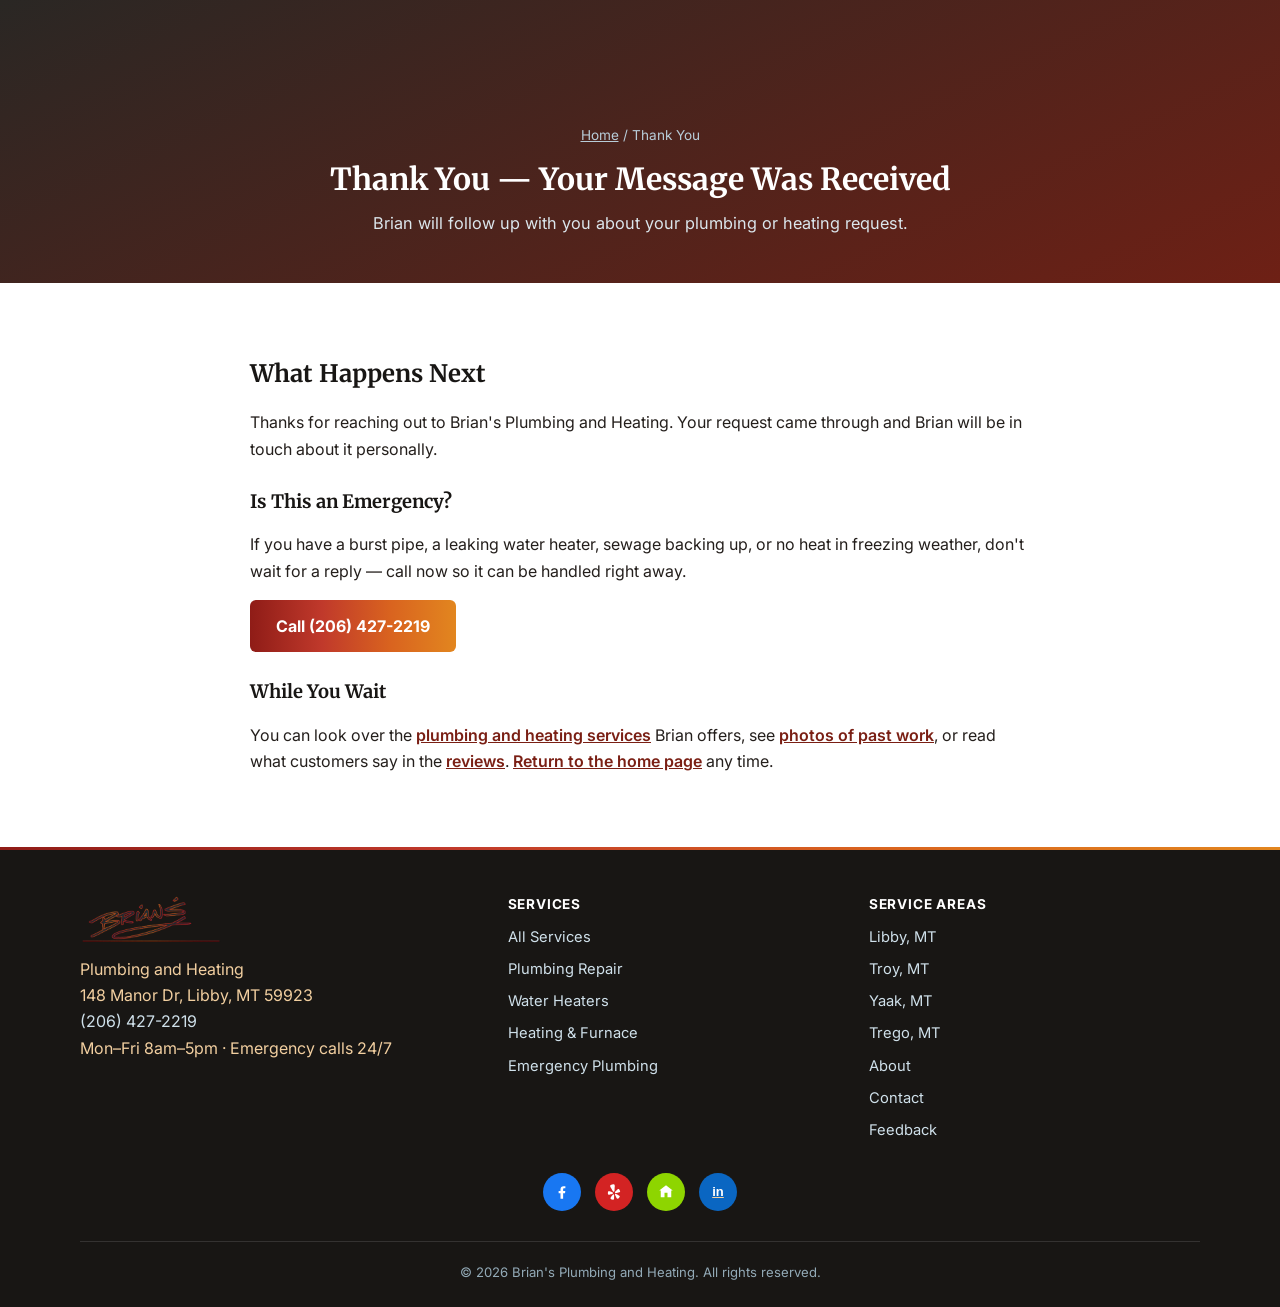
<file: thank-you.html>
<!DOCTYPE html>
<html lang="en">
<head>
<meta charset="UTF-8">
<meta name="viewport" content="width=device-width, initial-scale=1.0">

<script async src="https://www.googletagmanager.com/gtag/js?id=G-GZ6F2VEHD2"></script>
<script>
  window.dataLayer = window.dataLayer || [];
  function gtag(){dataLayer.push(arguments);}
  gtag('js', new Date());
  gtag('config', 'G-GZ6F2VEHD2');
</script>

<title>Thank You | Brian's Plumbing and Heating</title>
<meta name="description" content="Thanks for contacting Brian's Plumbing and Heating in Libby, MT. Your message was received.">
<link rel="canonical" href="https://briansplumbingheating.com/thank-you.html">
<link rel="preconnect" href="https://fonts.googleapis.com">
<link rel="preconnect" href="https://fonts.gstatic.com" crossorigin>
<link href="https://fonts.googleapis.com/css2?family=Inter:wght@400;500;600;700&family=Merriweather:wght@700;900&display=swap" rel="stylesheet">

<meta property="og:type" content="website">
<meta property="og:site_name" content="Brian's Plumbing and Heating">
<meta property="og:title" content="Thank You | Brian's Plumbing and Heating">
<meta property="og:description" content="Your message to Brian's Plumbing and Heating was received.">
<meta property="og:url" content="https://briansplumbingheating.com/thank-you.html">
<meta property="og:image" content="https://briansplumbingheating.com/images/og-share.jpg">
<meta property="og:image:width" content="1200">
<meta property="og:image:height" content="630">
<meta property="og:image:alt" content="Brian's Plumbing and Heating logo">
<meta property="og:locale" content="en_US">

<meta name="twitter:card" content="summary_large_image">
<meta name="twitter:title" content="Thank You | Brian's Plumbing and Heating">
<meta name="twitter:description" content="Your message to Brian's Plumbing and Heating was received.">
<meta name="twitter:image" content="https://briansplumbingheating.com/images/og-share.jpg">

<meta name="robots" content="noindex, follow">
<link rel="icon" href="/images/favicon-32.png" type="image/png" sizes="32x32">
<link rel="icon" href="/favicon.ico" sizes="48x48">
<link rel="manifest" href="/site.webmanifest">
<link rel="apple-touch-icon" href="/apple-touch-icon.png">
<link rel="stylesheet" href="css/main.css?v=20261111">
<noscript><style>header.site-header{opacity:1;transform:none;pointer-events:auto;visibility:visible}</style></noscript>
</head>
<body>
<a class="skip-link" href="#main-content">Skip to main content</a>

<header class="site-header">
  <div class="header-inner">
    <a href="/" class="brand">
      <span class="brand-lockup">
        <img class="brand-logo-brians" src="images/logo-brians.png" alt="Brian's" width="425" height="286">
        <img class="brand-logo-sub" src="images/logo-plumbing-heating.png" alt="Plumbing and Heating" width="425" height="56">
      </span>
    </a>
    <button class="nav-toggle" id="navToggle" aria-controls="mainNav" aria-label="Toggle navigation" aria-expanded="false">&#9776;</button>
    <nav class="main-nav" id="mainNav">
      <a href="services.html">Services</a>
      <a href="/#gallery">Gallery</a>
      <a href="/#service-areas">Service Areas</a>
      <a href="/#reviews">Reviews</a>
      <a href="about.html">About</a>
      <a href="contact.html">Contact</a>
      <a href="feedback.html">Feedback</a>
      <a href="tel:+12064272219" class="call-btn" onclick="trackCall('header_phone_button')">Call (206) 427-2219</a>
    </nav>
  </div>
</header>

<main id="main-content" tabindex="-1">
  <section class="page-hero">
    <div class="container">
      <div class="breadcrumb"><a href="/">Home</a> / Thank You</div>
      <h1>Thank You &mdash; Your Message Was Received</h1>
      <p>Brian will follow up with you about your plumbing or heating request.</p>
    </div>
  </section>

  <section class="content-section">
    <div class="container">
      <h2>What Happens Next</h2>
      <p>Thanks for reaching out to Brian's Plumbing and Heating. Your request came through and Brian will be in touch about it personally.</p>
      <h3>Is This an Emergency?</h3>
      <p>If you have a burst pipe, a leaking water heater, sewage backing up, or no heat in freezing weather, don't wait for a reply &mdash; call now so it can be handled right away.</p>
      <p><a href="tel:+12064272219" class="btn-primary" onclick="trackCall('thank_you_phone_button')">Call (206) 427-2219</a></p>
      <h3>While You Wait</h3>
      <p>You can look over the <a href="services.html">plumbing and heating services</a> Brian offers, see <a href="/#gallery">photos of past work</a>, or read what customers say in the <a href="/#reviews">reviews</a>. <a href="/">Return to the home page</a> any time.</p>
    </div>
  </section>
</main>

<footer class="site-footer">
  <div class="footer-inner">
    <div>
      <img class="footer-logo" src="images/logo-brians.png" alt="Brian's Plumbing and Heating" width="425" height="286">
      <div class="footer-nap">
        Plumbing and Heating<br>
        148 Manor Dr, Libby, MT 59923<br>
        <a href="tel:+12064272219">(206) 427-2219</a><br>
        Mon&ndash;Fri 8am&ndash;5pm &middot; Emergency calls 24/7
      </div>
    </div>
    <div class="footer-col">
      <h4>Services</h4>
      <nav class="footer-sitemap" aria-label="Service links">
        <a href="services.html">All Services</a>
        <a href="plumbing-repair-installation.html">Plumbing Repair</a>
        <a href="water-heater-services.html">Water Heaters</a>
        <a href="heating-furnace-services.html">Heating &amp; Furnace</a>
        <a href="emergency-plumbing.html">Emergency Plumbing</a>
      </nav>
    </div>
    <div class="footer-col">
      <h4>Service Areas</h4>
      <nav class="footer-sitemap" aria-label="Location links">
        <a href="/">Libby, MT</a>
        <a href="plumber-troy-mt.html">Troy, MT</a>
        <a href="plumber-yaak-mt.html">Yaak, MT</a>
        <a href="plumber-trego-mt.html">Trego, MT</a>
        <a href="about.html">About</a>
        <a href="contact.html">Contact</a>
        <a href="feedback.html">Feedback</a>
      </nav>
    </div>
  </div>

  <div class="social-icons">
    <a href="https://www.facebook.com/p/Brians-Plumbing-and-Heating-100065176592016/" target="_blank" rel="noopener" class="icon-fb" aria-label="Brian's Plumbing on Facebook" onclick="trackOutbound('footer_facebook')">
      <svg viewBox="0 0 24 24"><path d="M13.5 21v-7.5h2.5l.4-3H13.5V8.5c0-.9.25-1.5 1.55-1.5H16.5V4.3C16.2 4.26 15.2 4.2 14 4.2c-2.4 0-4 1.46-4 4.15V10.5H7.5v3H10V21h3.5z"/></svg>
    </a>
    <a href="https://www.yelp.com/biz/brians-plumbing-and-heating-libby-2" target="_blank" rel="noopener" class="icon-yelp" aria-label="Brian's Plumbing on Yelp" onclick="trackOutbound('footer_yelp')">
      <svg viewBox="0 0 24 24"><path d="M10.84 4.31L11.06 4.26L11.45 4.27L12.33 4.59L12.45 4.70L12.55 4.85L12.75 5.66L12.75 6.99L12.68 7.37L12.61 8.36L12.50 10.89L12.31 11.39L12.04 11.61L11.82 11.73L11.43 11.83L10.90 11.37L10.11 10.07L9.88 9.57L9.47 8.81L9.14 8.30L8.92 7.86L8.63 7.45L8.47 6.96L8.27 6.55L8.16 6.05L8.17 5.73L8.23 5.56L8.49 5.24L8.83 4.95L9.19 4.73L9.40 4.64L10.06 4.45L10.56 4.41ZM15.72 9.13L15.90 9.01L16.22 8.92L16.44 8.90L16.64 8.94L16.81 9.03L17.29 9.54L17.46 9.79L17.81 10.45L18.13 11.22L18.15 11.44L18.03 11.83L17.58 12.17L17.24 12.32L16.77 12.46L15.90 12.61L15.12 12.88L14.46 12.97L13.63 13.15L13.26 12.96L13.07 12.79L12.98 12.54L12.96 12.32L12.98 12.10L13.10 11.77ZM6.37 11.30L6.55 11.20L6.75 11.15L7.19 11.14L7.52 11.19L7.91 11.30L8.41 11.55L9.23 11.82L9.62 11.98L10.22 12.17L11.03 12.63L11.15 12.98L11.11 13.27L10.94 13.55L10.59 13.80L9.40 14.20L8.63 14.32L7.84 14.57L7.41 14.66L6.75 14.67L6.42 14.59L6.15 14.47L5.92 13.86L5.85 13.42L5.96 11.89L6.03 11.70L6.18 11.45ZM13.19 14.02L13.47 13.89L13.69 13.83L13.91 13.85L14.08 13.90L14.49 14.18L14.96 14.34L15.37 14.63L15.87 14.85L16.68 15.40L17.08 15.55L17.24 15.64L17.69 16.16L17.74 16.30L17.77 16.50L17.75 16.72L17.59 17.11L17.25 17.60L16.71 18.13L16.27 18.43L15.89 18.63L15.67 18.69L15.45 18.70L15.23 18.61L14.95 18.43L14.51 17.88L14.07 17.11L13.07 15.07L12.98 14.74L12.96 14.52L13.03 14.30ZM11.24 14.41L11.47 14.35L11.82 14.52L12.03 14.77L12.11 14.97L12.16 15.84L12.09 17.16L12.06 18.70L12.03 18.92L11.87 19.31L11.60 19.53L11.38 19.66L10.99 19.75L10.60 19.63L10.17 19.59L9.84 19.51L9.58 19.40L9.24 19.18L8.80 18.95L8.70 18.86L8.53 18.59L8.49 18.48L8.47 18.26L8.70 17.55L9.01 17.07L9.42 16.59L9.91 15.86L10.58 14.96L10.99 14.56Z"/></svg>
    </a>
    <a href="https://nextdoor.com/pages/brians-plumbing-heating-everett-wa/" target="_blank" rel="noopener" class="icon-nextdoor" aria-label="Brian's Plumbing on Nextdoor" onclick="trackOutbound('footer_nextdoor')">
      <svg viewBox="0 0 24 24"><path d="M12 3 3 10h2v9h5v-6h4v6h5v-9h2z"/></svg>
    </a>
    <a href="https://www.linkedin.com/in/brian-hoskins-47652814a/" target="_blank" rel="noopener" class="icon-linkedin" aria-label="Brian Hoskins on LinkedIn" onclick="trackOutbound('footer_linkedin')">
      <span>in</span>
    </a>
  </div>
  <div class="footer-bottom">
    &copy; <span id="year"></span> Brian's Plumbing and Heating. All rights reserved.
  </div>
</footer>

<script src="js/main.js?v=20261111"></script>
</body>
</html>
</file>
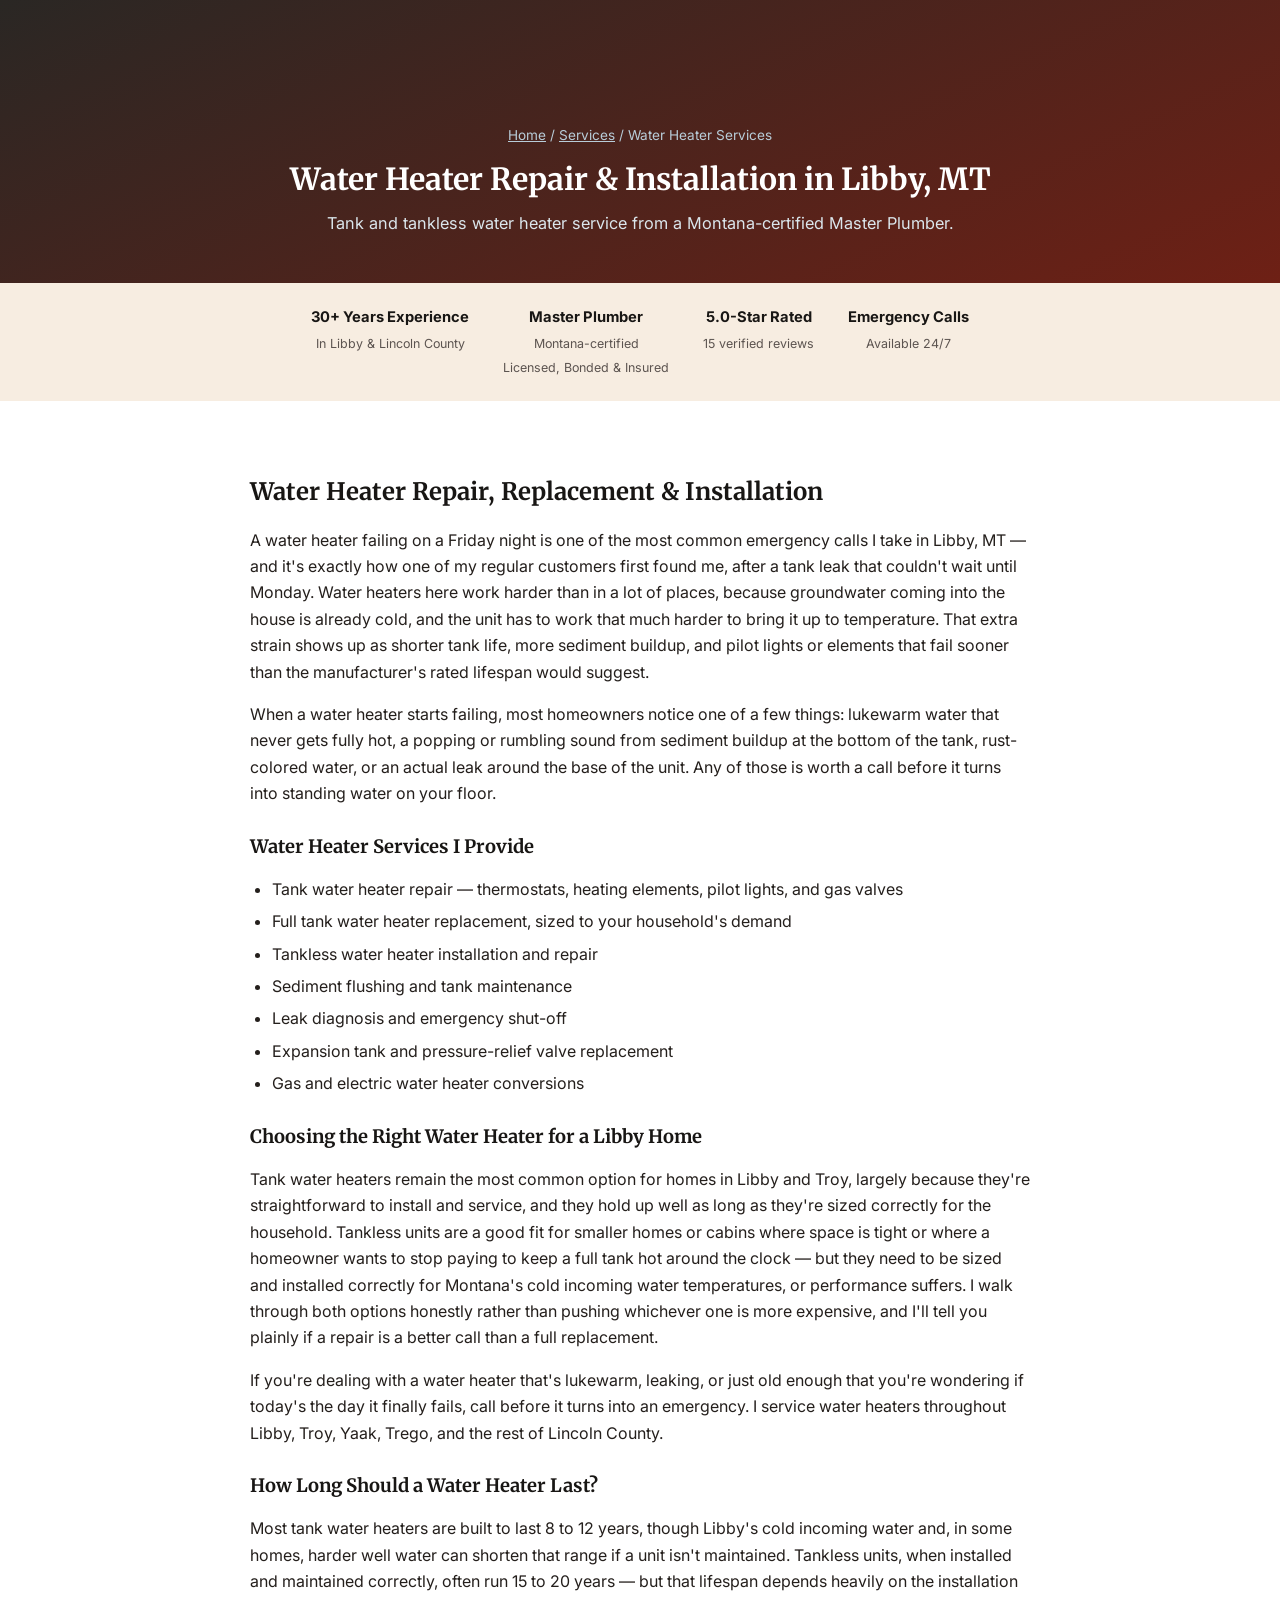
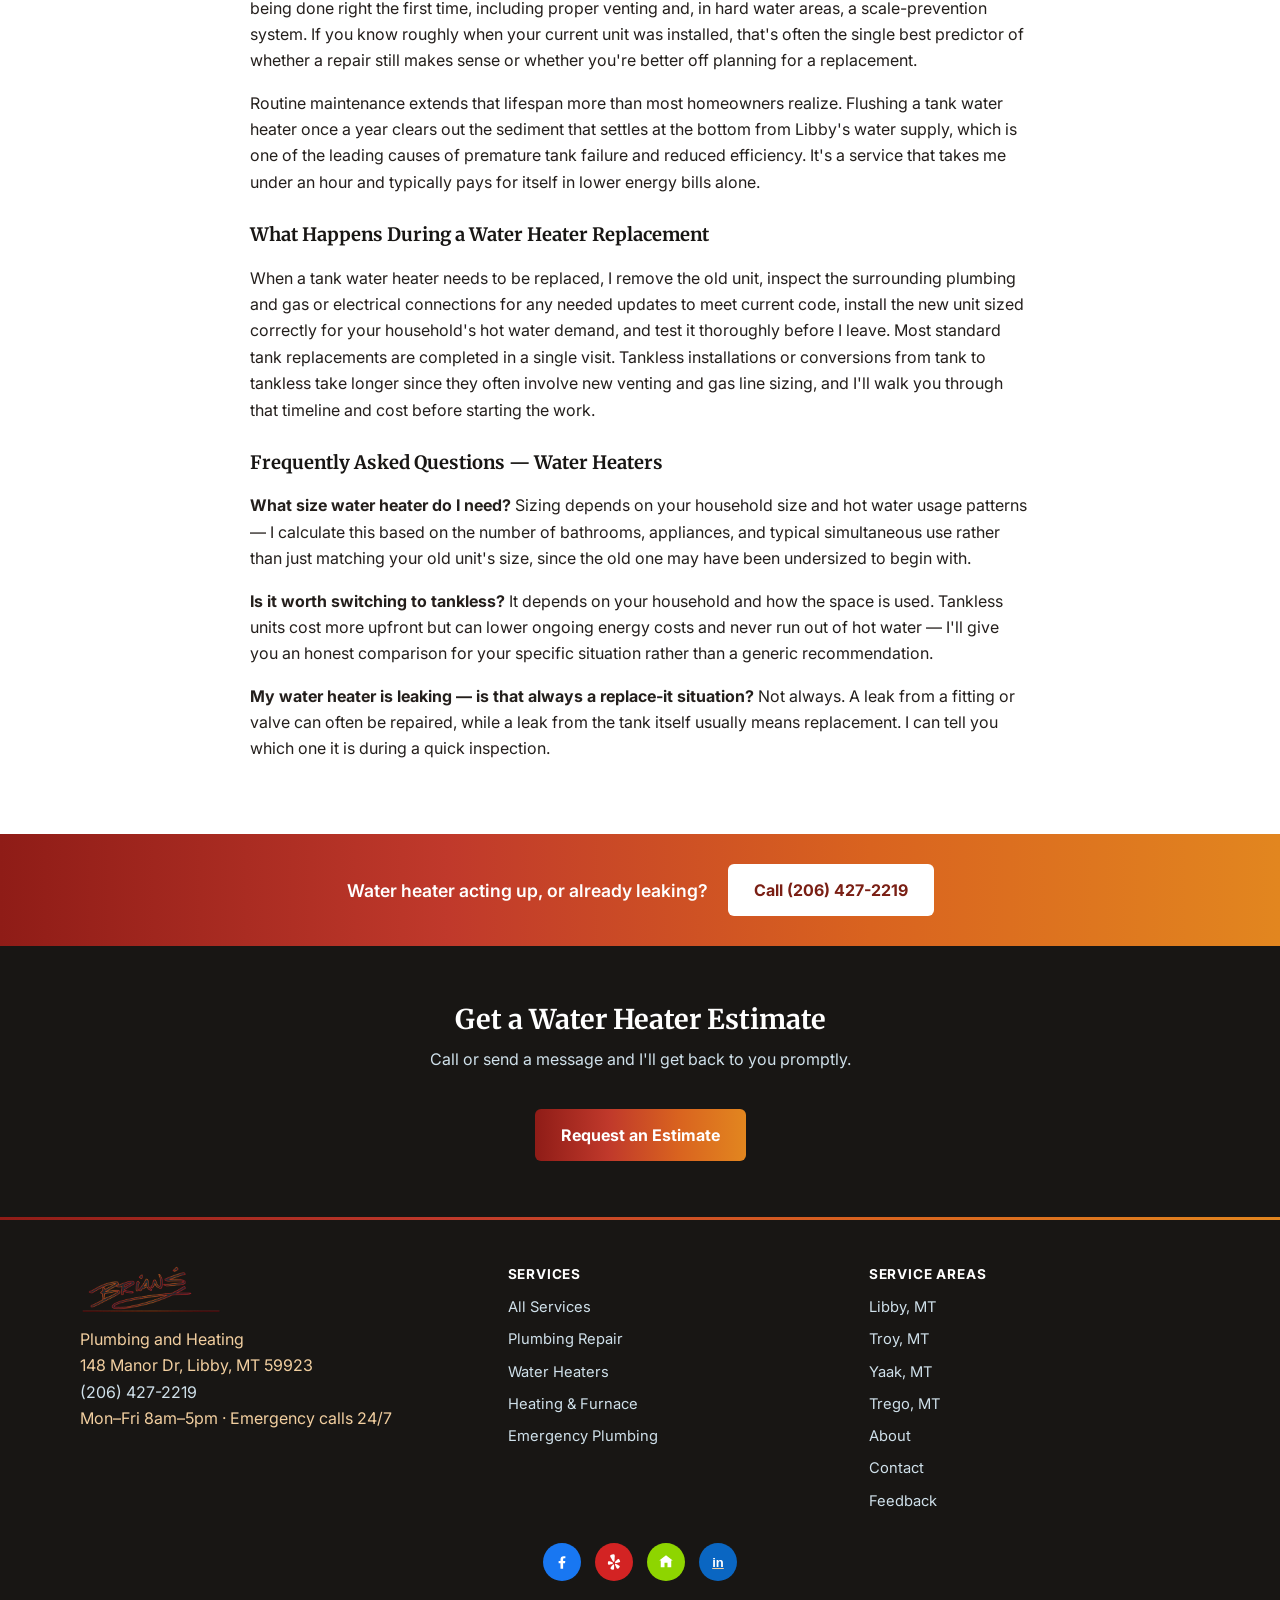
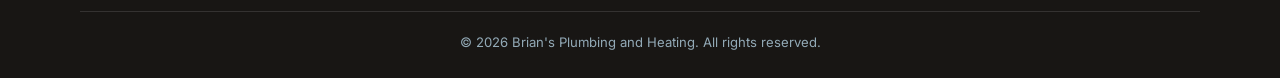
<file: water-heater-services.html>
<!DOCTYPE html>
<html lang="en">
<head>
<meta charset="UTF-8">
<meta name="viewport" content="width=device-width, initial-scale=1.0">

<script async src="https://www.googletagmanager.com/gtag/js?id=G-GZ6F2VEHD2"></script>
<script>
  window.dataLayer = window.dataLayer || [];
  function gtag(){dataLayer.push(arguments);}
  gtag('js', new Date());
  gtag('config', 'G-GZ6F2VEHD2');
</script>

<title>Water Heater Repair, Libby MT | Brian's Plumbing and Heating</title>
<meta name="description" content="Tank &amp; tankless water heater repair, replacement, and installation in Libby, MT. Licensed Master Plumber, 30+ years experience. Call (206) 427-2219.">
<link rel="canonical" href="https://briansplumbingheating.com/water-heater-services.html">
<link rel="preconnect" href="https://fonts.googleapis.com">
<link rel="preconnect" href="https://fonts.gstatic.com" crossorigin>
<link href="https://fonts.googleapis.com/css2?family=Inter:wght@400;500;600;700&family=Merriweather:wght@700;900&display=swap" rel="stylesheet">

<meta property="og:type" content="website">
<meta property="og:site_name" content="Brian's Plumbing and Heating">
<meta property="og:title" content="Water Heater Repair, Libby MT | Brian's Plumbing and Heating">
<meta property="og:description" content="Tank &amp; tankless water heater repair, replacement, and installation in Libby, MT.">
<meta property="og:url" content="https://briansplumbingheating.com/water-heater-services.html">
<meta property="og:image" content="https://briansplumbingheating.com/images/og-share.jpg">
<meta property="og:image:width" content="1200">
<meta property="og:image:height" content="630">
<meta property="og:image:alt" content="Brian's Plumbing and Heating logo">
<meta property="og:locale" content="en_US">

<meta name="twitter:card" content="summary_large_image">
<meta name="twitter:title" content="Water Heater Repair, Libby MT | Brian's Plumbing and Heating">
<meta name="twitter:description" content="Tank &amp; tankless water heater repair, replacement, and installation in Libby, MT.">
<meta name="twitter:image" content="https://briansplumbingheating.com/images/og-share.jpg">

<link rel="icon" href="/images/favicon-32.png" type="image/png" sizes="32x32">
<link rel="icon" href="/favicon.ico" sizes="48x48">
<link rel="manifest" href="/site.webmanifest">
<link rel="apple-touch-icon" href="/apple-touch-icon.png">
<script type="application/ld+json">
{
  "@context": "https://schema.org",
  "@type": "Plumber",
  "name": "Brian's Plumbing and Heating",
  "image": "https://briansplumbingheating.com/images/og-share.jpg",
  "telephone": "+1-206-427-2219",
  "logo": "https://briansplumbingheating.com/images/logo-brians.png",
  "geo": { "@type": "GeoCoordinates", "latitude": 48.3880, "longitude": -115.5556 },
  "hasMap": "https://www.google.com/maps/search/?api=1&query=148+Manor+Dr+Libby+MT+59923",
  "founder": { "@type": "Person", "name": "Brian Hoskins" },
  "sameAs": [
    "https://www.facebook.com/p/Brians-Plumbing-and-Heating-100065176592016/",
    "https://www.yelp.com/biz/brians-plumbing-and-heating-libby-2",
    "https://nextdoor.com/pages/brians-plumbing-heating-everett-wa/",
    "https://www.linkedin.com/in/brian-hoskins-47652814a/"
  ],
  "address": {
    "@type": "PostalAddress",
    "streetAddress": "148 Manor Dr",
    "addressLocality": "Libby",
    "addressRegion": "MT",
    "postalCode": "59923",
    "addressCountry": "US"
  },
  "url": "https://briansplumbingheating.com/water-heater-services.html",
  "description": "Tank & tankless water heater repair, replacement, and installation in Libby, MT. Licensed Master Plumber, 30+ years experience. Call (206) 427-2219.",
  "areaServed": [
    { "@type": "City", "name": "Libby, MT" },
    { "@type": "City", "name": "Troy, MT" },
    { "@type": "Place", "name": "Yaak, MT" },
    { "@type": "Place", "name": "Trego, MT" },
    { "@type": "AdministrativeArea", "name": "Lincoln County, MT" }
  ],
  "openingHoursSpecification": [
    {
      "@type": "OpeningHoursSpecification",
      "dayOfWeek": ["Monday","Tuesday","Wednesday","Thursday","Friday"],
      "opens": "08:00",
      "closes": "17:00"
    }
  ]
}
</script>
<link rel="stylesheet" href="css/main.css?v=20261111">
<noscript><style>header.site-header{opacity:1;transform:none;pointer-events:auto;visibility:visible}</style></noscript>
</head>
<body>
<a class="skip-link" href="#main-content">Skip to main content</a>

<header class="site-header">
  <div class="header-inner">
    <a href="/" class="brand">
      <span class="brand-lockup">
        <img class="brand-logo-brians" src="images/logo-brians.png" alt="Brian's" width="425" height="286">
        <img class="brand-logo-sub" src="images/logo-plumbing-heating.png" alt="Plumbing and Heating" width="425" height="56">
      </span>
    </a>
    <button class="nav-toggle" id="navToggle" aria-controls="mainNav" aria-label="Toggle navigation" aria-expanded="false">&#9776;</button>
    <nav class="main-nav" id="mainNav">
      <a href="services.html">Services</a>
      <a href="/#gallery">Gallery</a>
      <a href="/#service-areas">Service Areas</a>
      <a href="/#reviews">Reviews</a>
      <a href="about.html">About</a>
      <a href="contact.html">Contact</a>
      <a href="feedback.html">Feedback</a>
      <a href="tel:+12064272219" class="call-btn" onclick="trackCall('header_phone_button')">Call (206) 427-2219</a>
    </nav>
  </div>
</header>

<main id="main-content" tabindex="-1">
  <section class="page-hero">
    <div class="container">
      <div class="breadcrumb"><a href="/">Home</a> / <a href="services.html">Services</a> / Water Heater Services</div>
      <h1>Water Heater Repair &amp; Installation in Libby, MT</h1>
      <p>Tank and tankless water heater service from a Montana-certified Master Plumber.</p>
    </div>
  </section>

  <div class="trust-bar">
    <div class="container">
      <div class="trust-item"><strong>30+ Years Experience</strong><span>In Libby &amp; Lincoln County</span></div>
      <div class="trust-item"><strong>Master Plumber</strong><span>Montana-certified</span><span>Licensed, Bonded &amp; Insured</span></div>
      <div class="trust-item"><strong>5.0-Star Rated</strong><span>15 verified reviews</span></div>
      <div class="trust-item"><strong>Emergency Calls</strong><span>Available 24/7</span></div>
    </div>
  </div>

  <section class="content-section">
    <div class="container">
      <h2>Water Heater Repair, Replacement &amp; Installation</h2>
      <p>A water heater failing on a Friday night is one of the most common emergency calls I take in Libby, MT — and it's exactly how one of my regular customers first found me, after a tank leak that couldn't wait until Monday. Water heaters here work harder than in a lot of places, because groundwater coming into the house is already cold, and the unit has to work that much harder to bring it up to temperature. That extra strain shows up as shorter tank life, more sediment buildup, and pilot lights or elements that fail sooner than the manufacturer's rated lifespan would suggest.</p>
      <p>When a water heater starts failing, most homeowners notice one of a few things: lukewarm water that never gets fully hot, a popping or rumbling sound from sediment buildup at the bottom of the tank, rust-colored water, or an actual leak around the base of the unit. Any of those is worth a call before it turns into standing water on your floor.</p>

      <h3>Water Heater Services I Provide</h3>
      <ul>
        <li>Tank water heater repair — thermostats, heating elements, pilot lights, and gas valves</li>
        <li>Full tank water heater replacement, sized to your household's demand</li>
        <li>Tankless water heater installation and repair</li>
        <li>Sediment flushing and tank maintenance</li>
        <li>Leak diagnosis and emergency shut-off</li>
        <li>Expansion tank and pressure-relief valve replacement</li>
        <li>Gas and electric water heater conversions</li>
      </ul>

      <h3>Choosing the Right Water Heater for a Libby Home</h3>
      <p>Tank water heaters remain the most common option for homes in Libby and Troy, largely because they're straightforward to install and service, and they hold up well as long as they're sized correctly for the household. Tankless units are a good fit for smaller homes or cabins where space is tight or where a homeowner wants to stop paying to keep a full tank hot around the clock — but they need to be sized and installed correctly for Montana's cold incoming water temperatures, or performance suffers. I walk through both options honestly rather than pushing whichever one is more expensive, and I'll tell you plainly if a repair is a better call than a full replacement.</p>
      <p>If you're dealing with a water heater that's lukewarm, leaking, or just old enough that you're wondering if today's the day it finally fails, call before it turns into an emergency. I service water heaters throughout Libby, Troy, Yaak, Trego, and the rest of Lincoln County.</p>

      <h3>How Long Should a Water Heater Last?</h3>
      <p>Most tank water heaters are built to last 8 to 12 years, though Libby's cold incoming water and, in some homes, harder well water can shorten that range if a unit isn't maintained. Tankless units, when installed and maintained correctly, often run 15 to 20 years — but that lifespan depends heavily on the installation being done right the first time, including proper venting and, in hard water areas, a scale-prevention system. If you know roughly when your current unit was installed, that's often the single best predictor of whether a repair still makes sense or whether you're better off planning for a replacement.</p>
      <p>Routine maintenance extends that lifespan more than most homeowners realize. Flushing a tank water heater once a year clears out the sediment that settles at the bottom from Libby's water supply, which is one of the leading causes of premature tank failure and reduced efficiency. It's a service that takes me under an hour and typically pays for itself in lower energy bills alone.</p>

      <h3>What Happens During a Water Heater Replacement</h3>
      <p>When a tank water heater needs to be replaced, I remove the old unit, inspect the surrounding plumbing and gas or electrical connections for any needed updates to meet current code, install the new unit sized correctly for your household's hot water demand, and test it thoroughly before I leave. Most standard tank replacements are completed in a single visit. Tankless installations or conversions from tank to tankless take longer since they often involve new venting and gas line sizing, and I'll walk you through that timeline and cost before starting the work.</p>

      <h3>Frequently Asked Questions — Water Heaters</h3>
      <p><strong>What size water heater do I need?</strong> Sizing depends on your household size and hot water usage patterns — I calculate this based on the number of bathrooms, appliances, and typical simultaneous use rather than just matching your old unit's size, since the old one may have been undersized to begin with.</p>
      <p><strong>Is it worth switching to tankless?</strong> It depends on your household and how the space is used. Tankless units cost more upfront but can lower ongoing energy costs and never run out of hot water — I'll give you an honest comparison for your specific situation rather than a generic recommendation.</p>
      <p><strong>My water heater is leaking — is that always a replace-it situation?</strong> Not always. A leak from a fitting or valve can often be repaired, while a leak from the tank itself usually means replacement. I can tell you which one it is during a quick inspection.</p>
    </div>
  </section>

  <section class="mini-cta">
    <div class="container">
      <p>Water heater acting up, or already leaking?</p>
      <a href="tel:+12064272219" class="btn-primary" onclick="trackCall('service_waterheater_phone_button')">Call (206) 427-2219</a>
    </div>
  </section>

  <section class="cta-section">
    <div class="container">
      <h2 class="section-title">Get a Water Heater Estimate</h2>
      <p class="section-sub">Call or send a message and I'll get back to you promptly.</p>
      <a href="contact.html" class="btn-primary">Request an Estimate</a>
    </div>
  </section>
</main>

<footer class="site-footer">
  <div class="footer-inner">
    <div>
      <img class="footer-logo" src="images/logo-brians.png" alt="Brian's Plumbing and Heating" width="425" height="286">
      <div class="footer-nap">
        Plumbing and Heating<br>
        148 Manor Dr, Libby, MT 59923<br>
        <a href="tel:+12064272219">(206) 427-2219</a><br>
        Mon&ndash;Fri 8am&ndash;5pm &middot; Emergency calls 24/7
      </div>
    </div>
    <div class="footer-col">
      <h4>Services</h4>
      <nav class="footer-sitemap" aria-label="Service links">
        <a href="services.html">All Services</a>
        <a href="plumbing-repair-installation.html">Plumbing Repair</a>
        <a href="water-heater-services.html">Water Heaters</a>
        <a href="heating-furnace-services.html">Heating &amp; Furnace</a>
        <a href="emergency-plumbing.html">Emergency Plumbing</a>
      </nav>
    </div>
    <div class="footer-col">
      <h4>Service Areas</h4>
      <nav class="footer-sitemap" aria-label="Location links">
        <a href="/">Libby, MT</a>
        <a href="plumber-troy-mt.html">Troy, MT</a>
        <a href="plumber-yaak-mt.html">Yaak, MT</a>
        <a href="plumber-trego-mt.html">Trego, MT</a>
        <a href="about.html">About</a>
        <a href="contact.html">Contact</a>
        <a href="feedback.html">Feedback</a>
      </nav>
    </div>
  </div>

  <div class="social-icons">
    <a href="https://www.facebook.com/p/Brians-Plumbing-and-Heating-100065176592016/" target="_blank" rel="noopener" class="icon-fb" aria-label="Brian's Plumbing on Facebook" onclick="trackOutbound('footer_facebook')">
      <svg viewBox="0 0 24 24"><path d="M13.5 21v-7.5h2.5l.4-3H13.5V8.5c0-.9.25-1.5 1.55-1.5H16.5V4.3C16.2 4.26 15.2 4.2 14 4.2c-2.4 0-4 1.46-4 4.15V10.5H7.5v3H10V21h3.5z"/></svg>
    </a>
    <a href="https://www.yelp.com/biz/brians-plumbing-and-heating-libby-2" target="_blank" rel="noopener" class="icon-yelp" aria-label="Brian's Plumbing on Yelp" onclick="trackOutbound('footer_yelp')">
      <svg viewBox="0 0 24 24"><path d="M10.84 4.31L11.06 4.26L11.45 4.27L12.33 4.59L12.45 4.70L12.55 4.85L12.75 5.66L12.75 6.99L12.68 7.37L12.61 8.36L12.50 10.89L12.31 11.39L12.04 11.61L11.82 11.73L11.43 11.83L10.90 11.37L10.11 10.07L9.88 9.57L9.47 8.81L9.14 8.30L8.92 7.86L8.63 7.45L8.47 6.96L8.27 6.55L8.16 6.05L8.17 5.73L8.23 5.56L8.49 5.24L8.83 4.95L9.19 4.73L9.40 4.64L10.06 4.45L10.56 4.41ZM15.72 9.13L15.90 9.01L16.22 8.92L16.44 8.90L16.64 8.94L16.81 9.03L17.29 9.54L17.46 9.79L17.81 10.45L18.13 11.22L18.15 11.44L18.03 11.83L17.58 12.17L17.24 12.32L16.77 12.46L15.90 12.61L15.12 12.88L14.46 12.97L13.63 13.15L13.26 12.96L13.07 12.79L12.98 12.54L12.96 12.32L12.98 12.10L13.10 11.77ZM6.37 11.30L6.55 11.20L6.75 11.15L7.19 11.14L7.52 11.19L7.91 11.30L8.41 11.55L9.23 11.82L9.62 11.98L10.22 12.17L11.03 12.63L11.15 12.98L11.11 13.27L10.94 13.55L10.59 13.80L9.40 14.20L8.63 14.32L7.84 14.57L7.41 14.66L6.75 14.67L6.42 14.59L6.15 14.47L5.92 13.86L5.85 13.42L5.96 11.89L6.03 11.70L6.18 11.45ZM13.19 14.02L13.47 13.89L13.69 13.83L13.91 13.85L14.08 13.90L14.49 14.18L14.96 14.34L15.37 14.63L15.87 14.85L16.68 15.40L17.08 15.55L17.24 15.64L17.69 16.16L17.74 16.30L17.77 16.50L17.75 16.72L17.59 17.11L17.25 17.60L16.71 18.13L16.27 18.43L15.89 18.63L15.67 18.69L15.45 18.70L15.23 18.61L14.95 18.43L14.51 17.88L14.07 17.11L13.07 15.07L12.98 14.74L12.96 14.52L13.03 14.30ZM11.24 14.41L11.47 14.35L11.82 14.52L12.03 14.77L12.11 14.97L12.16 15.84L12.09 17.16L12.06 18.70L12.03 18.92L11.87 19.31L11.60 19.53L11.38 19.66L10.99 19.75L10.60 19.63L10.17 19.59L9.84 19.51L9.58 19.40L9.24 19.18L8.80 18.95L8.70 18.86L8.53 18.59L8.49 18.48L8.47 18.26L8.70 17.55L9.01 17.07L9.42 16.59L9.91 15.86L10.58 14.96L10.99 14.56Z"/></svg>
    </a>
    <a href="https://nextdoor.com/pages/brians-plumbing-heating-everett-wa/" target="_blank" rel="noopener" class="icon-nextdoor" aria-label="Brian's Plumbing on Nextdoor" onclick="trackOutbound('footer_nextdoor')">
      <svg viewBox="0 0 24 24"><path d="M12 3 3 10h2v9h5v-6h4v6h5v-9h2z"/></svg>
    </a>
    <a href="https://www.linkedin.com/in/brian-hoskins-47652814a/" target="_blank" rel="noopener" class="icon-linkedin" aria-label="Brian Hoskins on LinkedIn" onclick="trackOutbound('footer_linkedin')">
      <span>in</span>
    </a>
  </div>
  <div class="footer-bottom">
    &copy; <span id="year"></span> Brian's Plumbing and Heating. All rights reserved.
  </div>
</footer>

<script src="js/main.js?v=20261111"></script>
</body>
</html>
</file>
<file: css/main.css>
/* Brian's Plumbing & Heating — palette matched to the logo: charcoal script + red-to-orange gradient */
:root {
  --navy: #2a2724;
  --navy-dark: #181614;
  --navy-mid: #6e2015;
  --navy-pale: #f7ede1;
  --steel: #e2861f;
  --steel-light: #f2cfa0;
  --copper: #c0392b;
  --copper-deep: #7a1f14;
  --copper-pale: #f8ddc8;
  --bg: #faf6f1;
  --card: #ffffff;
  --ink: #241f1c;
  --ink-muted: #5c5450;
  --border: #e6ddd2;
  --star: #d9821f;
  --success: #2e7d4f;
  --brand-gradient: linear-gradient(90deg, #8f1c17 0%, #c0392b 35%, #d9631f 68%, #e2861f 100%);
}

* { box-sizing: border-box; }
html { scroll-behavior: smooth; }
body {
  margin: 0;
  overflow-x: hidden;
  font-family: "Inter", "Segoe UI", Helvetica, Arial, sans-serif;
  color: var(--ink);
  background: var(--bg);
  line-height: 1.65;
}
h1, h2, h3, h4 { font-family: "Merriweather", Georgia, serif; font-weight: 700; color: var(--navy-dark); line-height: 1.25; }
img { max-width: 100%; display: block; }
a { color: inherit; }
.container { max-width: 1120px; margin: 0 auto; padding: 0 20px; }

/* Underline in-copy links so they don't rely on color alone */
.content-section p a:not(.btn-primary):not(.btn-secondary),
.content-section li a:not(.btn-primary):not(.btn-secondary),
.about-copy p a:not(.btn-primary):not(.btn-secondary) {
  color: var(--copper-deep);
  text-decoration: underline;
  font-weight: 600;
}

/* Header — light, to match the logo artwork's white background.
   Hidden at the top of the page, fades in once the user scrolls down. */
header.site-header {
  background: #ffffff;
  color: var(--ink);
  position: fixed;
  top: 0; left: 0; right: 0;
  z-index: 50;
  box-shadow: 0 2px 14px rgba(0,0,0,0.08);
  opacity: 0;
  transform: translateY(-8px);
  pointer-events: none;
  visibility: hidden;
  transition: opacity 0.9s ease, transform 0.9s ease, visibility 0s linear 0.9s;
}
header.site-header.visible {
  opacity: 1;
  transform: translateY(0);
  pointer-events: auto;
  visibility: visible;
  transition-delay: 0s;
}
header.site-header::after {
  content: "";
  display: block;
  height: 3px;
  background: var(--brand-gradient);
}
.header-inner {
  display: flex;
  align-items: center;
  justify-content: space-between;
  flex-wrap: nowrap;
  padding: 10px 20px;
  max-width: 1240px;
  margin: 0 auto;
  gap: 16px;
}
.brand {
  display: flex;
  align-items: center;
  gap: 10px;
  text-decoration: none;
  color: var(--ink);
  white-space: nowrap;
  min-width: 0;
  overflow: hidden;
}
.brand-lockup { display: flex; flex-direction: column; align-items: flex-start; line-height: 1; }
.brand-logo-brians { height: 44px; width: auto; display: block; }
.brand-logo-sub { height: 20px; width: auto; display: block; margin: 4px 0 0 2px; }
.nav-toggle {
  display: none;
  background: none;
  border: none;
  color: var(--ink);
  font-size: 1.6rem;
  cursor: pointer;
  padding: 4px 8px;
}
nav.main-nav { display: flex; gap: 18px; align-items: center; }
nav.main-nav a {
  color: var(--ink);
  text-decoration: none;
  font-weight: 600;
  font-size: 0.93rem;
  letter-spacing: 0.02em;
  white-space: nowrap;
}
nav.main-nav a:hover { color: var(--copper-deep); }
.call-btn {
  background: var(--brand-gradient);
  color: #fff !important;
  padding: 9px 18px;
  border-radius: 6px;
  font-weight: 700;
  text-decoration: none;
  white-space: nowrap;
  transition: background 0.2s ease;
}
.call-btn:hover { background: var(--copper-deep); }

@media (max-width: 900px) {
  .nav-toggle { display: block; }
  nav.main-nav {
    display: none;
    position: absolute;
    top: 100%;
    left: 0;
    right: 0;
    background: #ffffff;
    flex-direction: column;
    align-items: stretch;
    padding: 10px 20px 18px;
    gap: 2px;
    box-shadow: 0 8px 16px rgba(0,0,0,0.1);
  }
  nav.main-nav.open { display: flex; }
  nav.main-nav a { padding: 10px 4px; border-bottom: 1px solid var(--border); }
  .call-btn { text-align: center; margin-top: 8px; }
}

/* Hero */
.hero {
  background: linear-gradient(155deg, var(--navy) 0%, var(--navy-mid) 55%, var(--steel) 130%);
  color: #fff;
  padding: 142px 20px 64px;
  position: relative;
  overflow: hidden;
}
.hero::before {
  content: "";
  position: absolute;
  inset: 0;
  background-image: url("data:image/svg+xml,%3Csvg xmlns='http://www.w3.org/2000/svg' width='240' height='240'%3E%3Cg fill='none' stroke='white' stroke-width='2' opacity='0.06'%3E%3Cpath d='M0 40 H240 M0 120 H240 M0 200 H240'/%3E%3Cpath d='M60 0 V240 M180 0 V240'/%3E%3C/g%3E%3C/svg%3E");
  background-size: 240px 240px;
  z-index: 0;
}
.hero .container { position: relative; z-index: 1; max-width: 760px; }
.hero .eyebrow {
  display: inline-block;
  background: rgba(255,255,255,0.12);
  border: 1px solid rgba(255,255,255,0.25);
  padding: 5px 14px;
  border-radius: 20px;
  font-size: 0.8rem;
  letter-spacing: 0.05em;
  margin-bottom: 18px;
}
.hero h1 { font-size: 2.3rem; margin: 0 0 16px; color: #fff; }
.hero .subhead { font-size: 1.08rem; color: #dbe6ec; margin: 0 0 26px; max-width: 620px; }
.hero-ctas { display: flex; gap: 14px; flex-wrap: wrap; margin-bottom: 24px; }
.btn-primary {
  background: var(--brand-gradient);
  color: #fff;
  padding: 13px 26px;
  border-radius: 6px;
  font-weight: 700;
  text-decoration: none;
  display: inline-block;
  border: none;
  cursor: pointer;
  font-size: 1rem;
}
.btn-primary:hover { background: var(--copper-deep); }
.btn-secondary {
  background: transparent;
  color: #fff;
  padding: 13px 26px;
  border-radius: 6px;
  font-weight: 700;
  text-decoration: none;
  display: inline-block;
  border: 2px solid rgba(255,255,255,0.55);
  font-size: 1rem;
}
.btn-secondary:hover { border-color: #fff; }
.hero-badges { display: flex; gap: 20px; flex-wrap: wrap; font-size: 0.9rem; color: #cfe0ea; }
.hero-badges .stars { color: var(--star); font-weight: 600; }

/* Page hero (subpages) */
.page-hero {
  background: linear-gradient(155deg, var(--navy) 0%, var(--navy-mid) 100%);
  color: #fff;
  padding: 124px 20px 46px;
  text-align: center;
}
.page-hero h1 { color: #fff; margin: 0 0 12px; font-size: 1.9rem; }
.page-hero p { color: #dbe6ec; max-width: 640px; margin: 0 auto; font-size: 1.02rem; }
.breadcrumb { font-size: 0.85rem; color: #b8cdd9; margin-bottom: 14px; }
.breadcrumb a { color: #b8cdd9; text-decoration: underline; }

/* Sections */
section { padding: 56px 20px; }
.section-title { text-align: center; font-size: 1.7rem; margin: 0 0 10px; }
.section-sub { text-align: center; color: var(--ink-muted); max-width: 680px; margin: 0 auto 36px; }

.mini-cta {
  background: var(--brand-gradient);
  color: #fff;
  padding: 30px 20px;
  text-align: center;
}
.mini-cta .container { display: flex; align-items: center; justify-content: center; gap: 20px; flex-wrap: wrap; }
.mini-cta p { margin: 0; font-size: 1.1rem; font-weight: 600; }
.mini-cta .btn-primary { background: #fff; color: var(--copper-deep); }
.mini-cta .btn-primary:hover { background: var(--copper-pale); }

/* Trust bar */
.trust-bar { background: var(--navy-pale); padding: 22px 20px; }
.trust-bar .container { display: flex; justify-content: center; gap: 34px; flex-wrap: wrap; text-align: center; }
.trust-item { display: flex; flex-direction: column; align-items: center; gap: 4px; max-width: 180px; }
.trust-item .icon { color: var(--copper); }
.trust-item strong { font-size: 0.92rem; color: var(--navy-dark); }
.trust-item span { font-size: 0.78rem; color: var(--ink-muted); }

/* Services grid */
.services-section {
  position: relative;
  background:
    linear-gradient(rgba(18, 16, 14, 0.87), rgba(18, 16, 14, 0.87)),
    url('../images/services-bg.jpg') center / cover no-repeat;
}
.services-section .section-title { color: #fff; }
.services-section .section-sub { color: #e8d9c8; }
.services-grid { display: grid; grid-template-columns: repeat(auto-fit, minmax(240px, 1fr)); gap: 24px; }
.service-card {
  background: var(--bg);
  border: 1px solid var(--border);
  border-radius: 10px;
  padding: 26px 22px;
  text-align: left;
}
.service-card .icon { width: 40px; height: 40px; margin-bottom: 14px; }
.service-card h3 { font-size: 1.1rem; margin: 0 0 8px; }
.service-card p { margin: 0 0 12px; color: var(--ink-muted); font-size: 0.95rem; }
.service-card a.card-link { color: var(--copper-deep); font-weight: 600; text-decoration: none; font-size: 0.9rem; }
.service-card a.card-link:hover { text-decoration: underline; }

/* Photo Gallery */
.gallery-section { background: var(--bg); }
.carousel { position: relative; max-width: 720px; margin: 0 auto; }
.carousel-track {
  display: flex;
  gap: 0;
  overflow-x: auto;
  scroll-snap-type: x mandatory;
  -webkit-overflow-scrolling: touch;
  scrollbar-width: none;
}
.carousel-track::-webkit-scrollbar { display: none; }
.carousel-slide {
  position: relative;
  flex: 0 0 100%;
  width: 100%;
  height: min(78vh, 600px);
  margin: 0;
  scroll-snap-align: center;
  scroll-snap-stop: always;
  display: flex;
  align-items: center;
  justify-content: center;
  background: var(--navy-dark);
  border-radius: 14px;
  overflow: hidden;
}
.carousel-slide img { width: 100%; height: 100%; object-fit: contain; display: block; }
.carousel-btn {
  position: absolute;
  top: 50%;
  transform: translateY(-50%);
  width: 46px;
  height: 46px;
  border-radius: 50%;
  background: var(--card);
  border: 1px solid var(--border);
  box-shadow: 0 4px 10px rgba(0,0,0,0.12);
  font-size: 1.6rem;
  line-height: 1;
  color: var(--navy-dark);
  cursor: pointer;
  display: flex;
  align-items: center;
  justify-content: center;
  z-index: 2;
  transition: background 0.2s ease, color 0.2s ease;
}
.carousel-btn.prev { left: -12px; }
.carousel-btn.next { right: -12px; }
.carousel-btn:hover { background: var(--copper); color: #fff; border-color: var(--copper); }
@media (max-width: 640px) {
  .carousel-slide { height: min(78vh, 520px); }
  .carousel-btn { width: 38px; height: 38px; font-size: 1.4rem; }
  .carousel-btn.prev { left: 4px; }
  .carousel-btn.next { right: 4px; }
}

/* About teaser */
.about-section { background: var(--navy-pale); }
.about-section .container { display: grid; grid-template-columns: 1.3fr 1fr; gap: 40px; align-items: start; }
.about-copy p { color: var(--ink); }
.about-facts dl { display: grid; grid-template-columns: auto 1fr; gap: 8px 16px; background: var(--card); border: 1px solid var(--border); border-radius: 10px; padding: 22px; }
.about-facts dt { font-weight: 700; color: var(--navy-dark); font-size: 0.85rem; }
.about-facts dd { margin: 0; color: var(--ink-muted); font-size: 0.9rem; }
.plain-link { color: var(--copper-deep); font-weight: 600; text-decoration: underline; }
@media (max-width: 800px) { .about-section .container { grid-template-columns: 1fr; } }

/* Process / why us */
.process-grid { display: grid; grid-template-columns: repeat(auto-fit, minmax(220px, 1fr)); gap: 26px; }
.process-step { text-align: center; }
.step-num {
  width: 44px; height: 44px; border-radius: 50%;
  background: var(--navy); color: #fff;
  display: flex; align-items: center; justify-content: center;
  font-weight: 700; margin: 0 auto 14px; font-family: "Merriweather", serif;
}
.process-step h3 { font-size: 1.02rem; margin: 0 0 6px; }
.process-step p { color: var(--ink-muted); font-size: 0.92rem; margin: 0; }

/* Areas grid */
.areas-section { background: var(--card); }
.areas-grid { display: grid; grid-template-columns: repeat(auto-fit, minmax(180px, 1fr)); gap: 18px; margin-bottom: 26px; }
.area-card {
  display: block;
  background: var(--bg);
  border: 1px solid var(--border);
  border-radius: 10px;
  padding: 20px;
  text-align: center;
  text-decoration: none;
  transition: border-color 0.2s ease, transform 0.15s ease;
}
.area-card:hover { border-color: var(--copper); transform: translateY(-2px); }
.area-name { font-weight: 700; color: var(--navy-dark); font-size: 1rem; }
.area-pop { color: var(--ink-muted); font-size: 0.82rem; margin-top: 4px; }

/* Reviews */
.reviews-section { background: var(--bg); text-align: center; }
.stars-full { display: flex; justify-content: center; gap: 4px; margin-bottom: 16px; }
.stars-full svg { width: 26px; height: 26px; fill: var(--star); }
.review-badge {
  background: var(--card);
  border: 1px solid var(--border);
  border-radius: 10px;
  padding: 30px;
  max-width: 560px;
  margin: 0 auto;
}
.review-badge h3 { margin: 0 0 10px; }
.review-carousel {
  --g: 24px;
  --vis: 3;
  max-width: 1700px;
  margin: 32px auto 0;
}
.review-viewport { overflow: hidden; padding: 8px 0; }
.review-quotes {
  --w: calc((100% - (var(--vis) + 1) * var(--g)) / (var(--vis) + 0.5));
  display: flex;
  gap: var(--g);
  width: 100%;
  margin-left: calc(-0.75 * var(--w));
  text-align: left;
  will-change: transform;
}
.review-quote {
  flex: 0 0 var(--w);
  min-height: 320px;
  padding: 38px 36px;
  background: var(--card);
  border: 1px solid var(--border);
  border-radius: 16px;
  display: flex;
  flex-direction: column;
  transition: opacity 0.5s ease, box-shadow 0.3s ease;
}
.review-quote .quote-stars { color: var(--star); font-size: 1.35rem; margin-bottom: 16px; letter-spacing: 3px; }
.review-quote p { margin: 0 0 20px; font-style: italic; color: var(--ink); font-size: 1.35rem; line-height: 1.5; flex: 1 1 auto; }
.review-quote .reviewer { font-size: 1.02rem; color: var(--ink-muted); font-weight: 600; margin-bottom: 8px; }
.review-quote .review-link { font-size: 0.95rem; font-weight: 600; color: var(--copper-deep); text-decoration: underline; }
.review-quote.review-peek { opacity: 0.45; cursor: pointer; }
.review-quote.review-peek:hover { opacity: 0.7; }
.review-quote.review-peek:focus-visible { opacity: 1; outline: 3px solid var(--copper); outline-offset: 2px; }
.review-quote.review-peek a { pointer-events: none; }
@media (max-width: 700px) {
  .review-carousel { --vis: 1; --g: 16px; }
  .review-quote { min-height: 280px; padding: 28px 24px; }
  .review-quote p { font-size: 1.15rem; }
}

/* Final CTA */
/* Map */
.map-section { background: var(--card); text-align: center; }
.map-embed {
  max-width: 900px;
  margin: 0 auto;
  border-radius: 12px;
  overflow: hidden;
  border: 1px solid var(--border);
  aspect-ratio: 16 / 9;
}
.map-embed iframe { width: 100%; height: 100%; border: 0; display: block; }

.cta-section { background: var(--navy-dark); color: #fff; text-align: center; }
.cta-section .section-title { color: #fff; }
.cta-section .section-sub { color: #cfe0ea; }

/* Content section (Step 3 — keyword-rich depth section) */
.content-section { background: var(--card); }
.content-section .container { max-width: 820px; }
.content-section h2 { font-size: 1.5rem; }
.content-section h3 { font-size: 1.15rem; margin-top: 28px; }
.content-section p { color: var(--ink); }
.content-section ul { color: var(--ink); padding-left: 22px; }
.content-section li { margin-bottom: 6px; }

/* Contact form */
.contact-form-section { background: var(--navy-pale); }
.contact-form { max-width: 640px; margin: 0 auto; background: var(--card); border: 1px solid var(--border); border-radius: 10px; padding: 30px; }
.form-group { margin-bottom: 18px; }
.form-group label { display: block; font-weight: 600; font-size: 0.9rem; margin-bottom: 6px; color: var(--navy-dark); }
.form-group input, .form-group textarea, .form-group select {
  width: 100%; padding: 11px 12px; border: 1px solid var(--border); border-radius: 6px;
  font-family: inherit; font-size: 0.95rem; background: #fff; color: var(--ink);
}
.form-group input:focus, .form-group textarea:focus { outline: 2px solid var(--steel); outline-offset: 1px; }
.hidden-field { position: absolute; left: -9999px; }
.contact-form button[type="submit"] { width: 100%; }
.form-status { text-align: center; max-width: 640px; margin: 16px auto 0; font-weight: 600; }
.form-status.success { color: var(--success); }
.form-status.error { color: var(--copper-deep); }

/* Contact info block */
.contact-info-grid { display: grid; grid-template-columns: repeat(auto-fit, minmax(220px, 1fr)); gap: 20px; max-width: 900px; margin: 0 auto 40px; }
.contact-info-card { background: var(--card); border: 1px solid var(--border); border-radius: 10px; padding: 22px; text-align: center; }
.contact-info-card h3 { font-size: 0.95rem; margin: 0 0 8px; color: var(--navy-dark); }
.contact-info-card p, .contact-info-card a { color: var(--ink-muted); font-size: 0.92rem; margin: 0; }
.contact-info-card a { text-decoration: underline; color: var(--copper-deep); font-weight: 600; }

/* Footer */
footer.site-footer { background: var(--navy-dark); color: #f2cfa0; padding: 4px 20px 24px; border-top: 3px solid; border-image: var(--brand-gradient) 1; }
.footer-inner { max-width: 1120px; margin: 42px auto 0; display: grid; grid-template-columns: 1.2fr 1fr 1fr; gap: 30px; }
.footer-logo { height: 48px; width: auto; margin-bottom: 12px; }
.footer-nap a { color: #cfe0ea; text-decoration: none; }
.footer-nap a:hover { text-decoration: underline; }
.footer-sitemap { display: flex; flex-direction: column; gap: 8px; }
.footer-sitemap a { color: #cfe0ea; text-decoration: none; font-size: 0.92rem; }
.footer-sitemap a:hover { text-decoration: underline; }
.footer-col h4 { color: #fff; font-family: "Inter", sans-serif; font-size: 0.85rem; text-transform: uppercase; letter-spacing: 0.06em; margin: 0 0 12px; }
.social-icons { display: flex; justify-content: center; gap: 14px; max-width: 1120px; margin: 30px auto 0; padding: 0 20px; }
.social-icons a {
  display: inline-flex;
  align-items: center;
  justify-content: center;
  width: 38px;
  height: 38px;
  border-radius: 50%;
  transition: filter 0.25s ease, transform 0.25s ease;
}
.social-icons a:hover { filter: brightness(1.1); transform: translateY(-2px); }
.social-icons svg { width: 18px; height: 18px; fill: #fff; }
.social-icons a.icon-fb { background-color: #1877f2; }
.social-icons a.icon-yelp { background-color: #d32323; }
.social-icons a.icon-yelp svg { width: 24px; height: 24px; }
.social-icons a.icon-nextdoor { background-color: #8ed500; }
.social-icons a.icon-linkedin { background-color: #0a66c2; }
.social-icons a.icon-linkedin span { font-family: Arial, Helvetica, sans-serif; font-weight: 800; font-size: 13px; color: #fff; line-height: 1; }

.footer-bottom { max-width: 1120px; margin: 30px auto 0; padding-top: 20px; border-top: 1px solid rgba(255,255,255,0.12); font-size: 0.82rem; text-align: center; color: #93aab7; }
@media (max-width: 760px) { .footer-inner { grid-template-columns: 1fr; } }

/* Accessibility: focus visibility */
a:focus-visible, button:focus-visible, input:focus-visible, textarea:focus-visible {
  outline: 3px solid var(--copper);
  outline-offset: 2px;
}

@media (max-width: 640px) {
  .hero h1 { font-size: 1.8rem; }
  .section-title { font-size: 1.4rem; }
}

/* Skip link — first tab stop, visible only on focus */
.skip-link {
  position: absolute;
  left: 12px;
  top: -60px;
  z-index: 100;
  background: var(--navy-dark);
  color: #fff;
  padding: 10px 16px;
  border-radius: 4px;
  font-weight: 600;
}
.skip-link:focus { top: 12px; }

/* Respect reduced-motion preferences */
@media (prefers-reduced-motion: reduce) {
  html { scroll-behavior: auto; }
  *, *::before, *::after {
    transition-duration: 0.01ms !important;
    transition-delay: 0s !important;
    animation-duration: 0.01ms !important;
    animation-iteration-count: 1 !important;
  }
}
</file>
